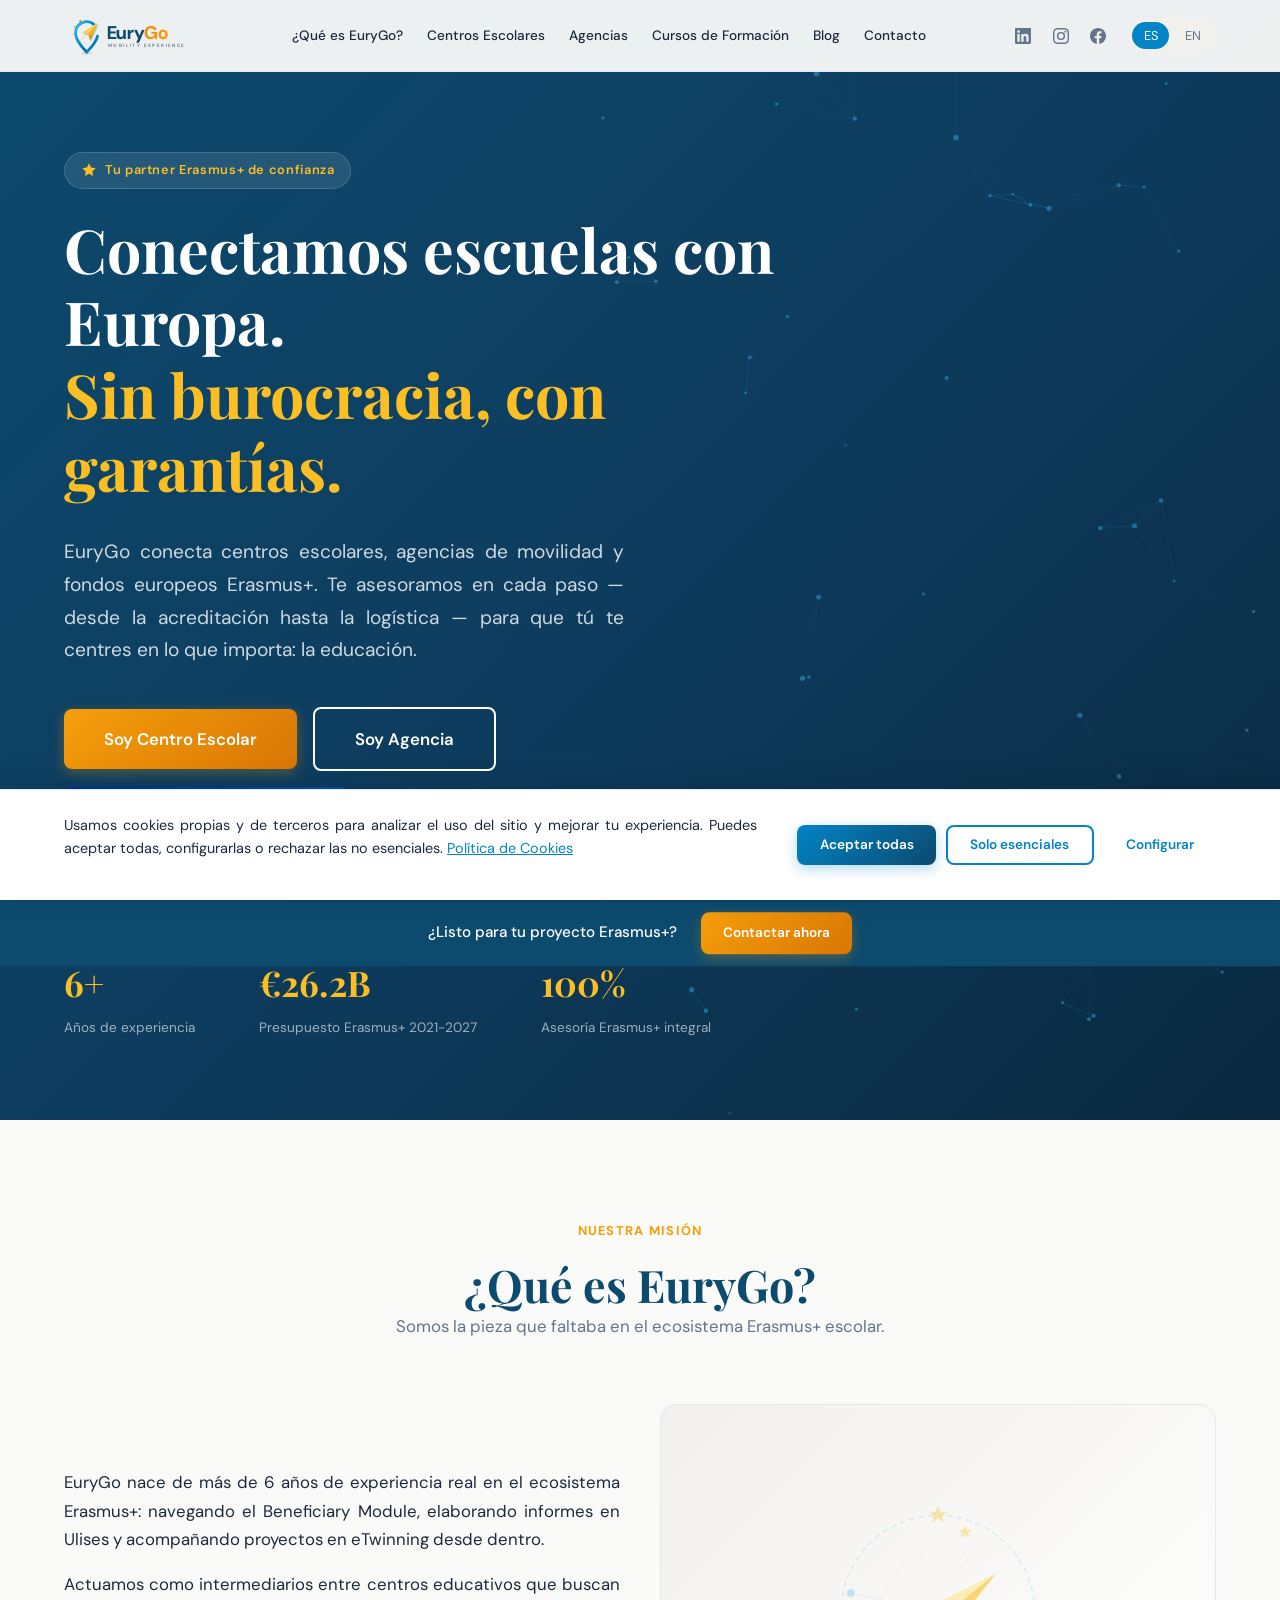
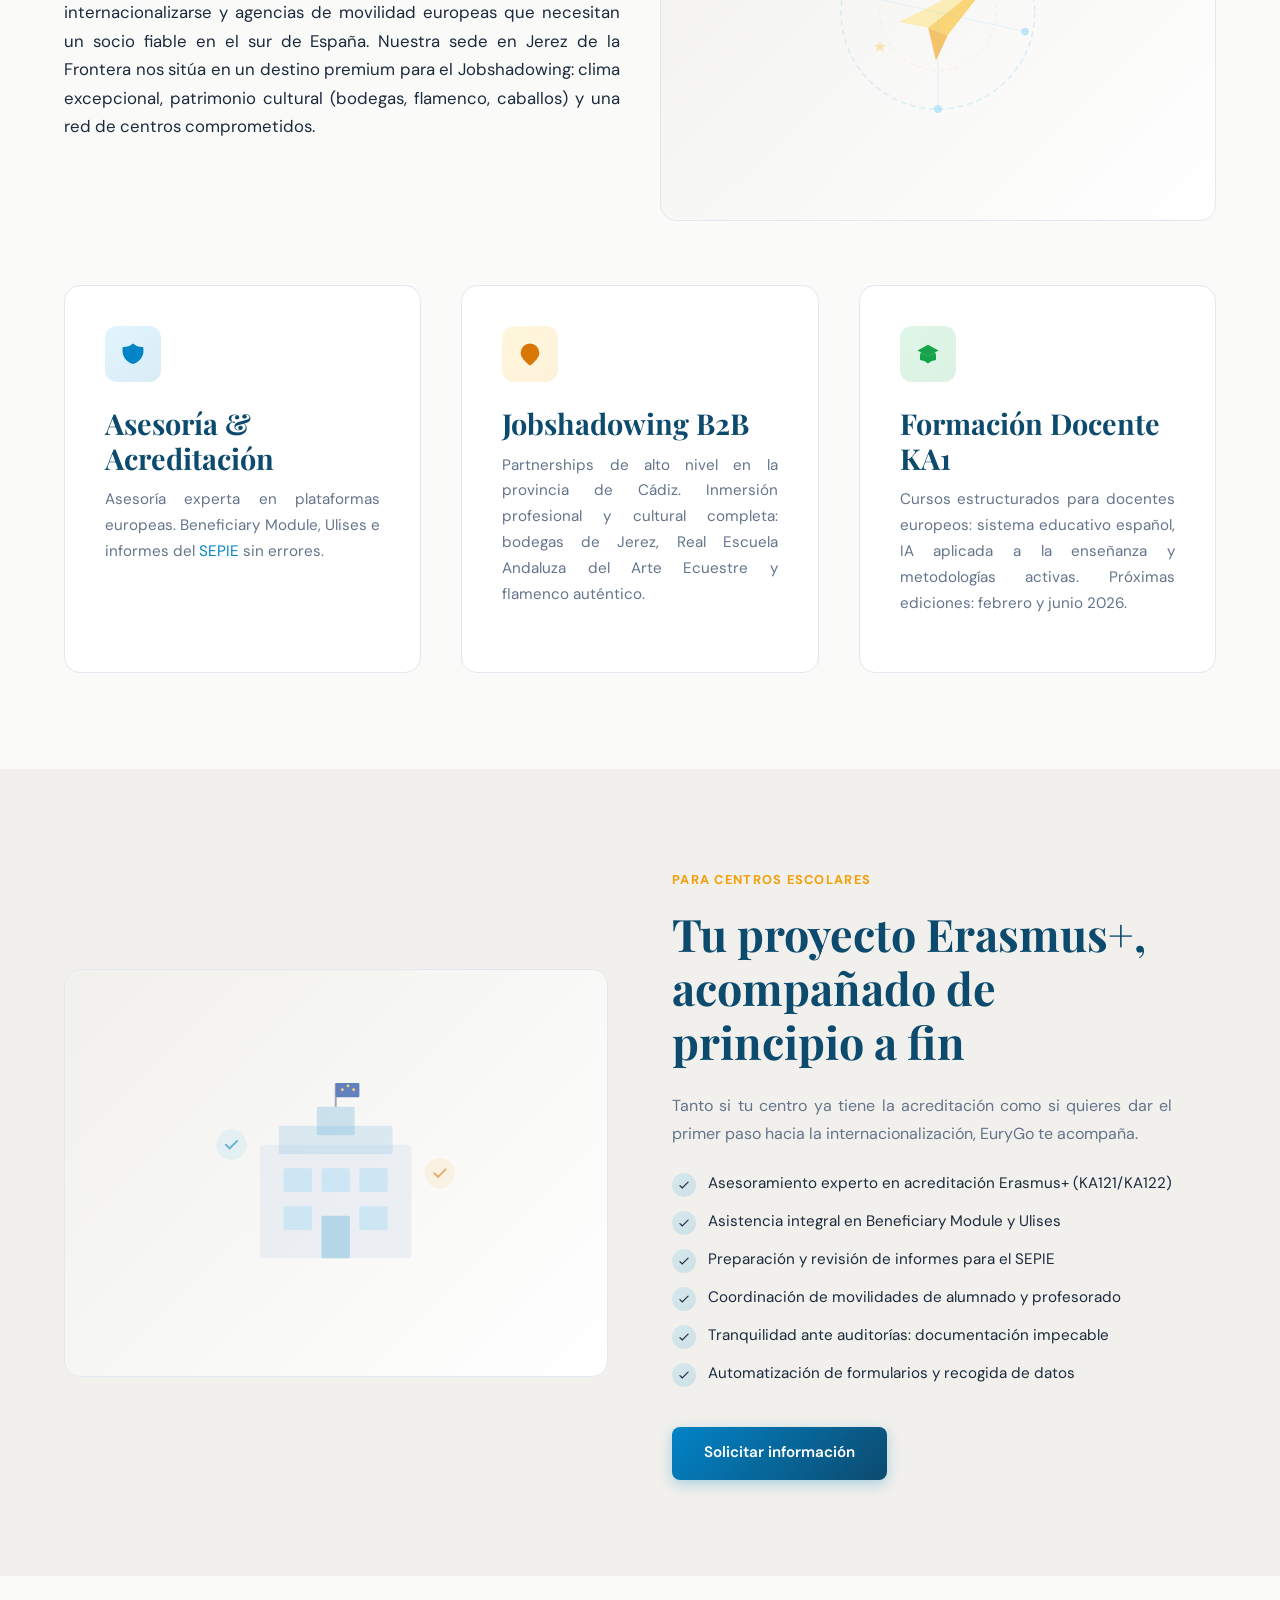
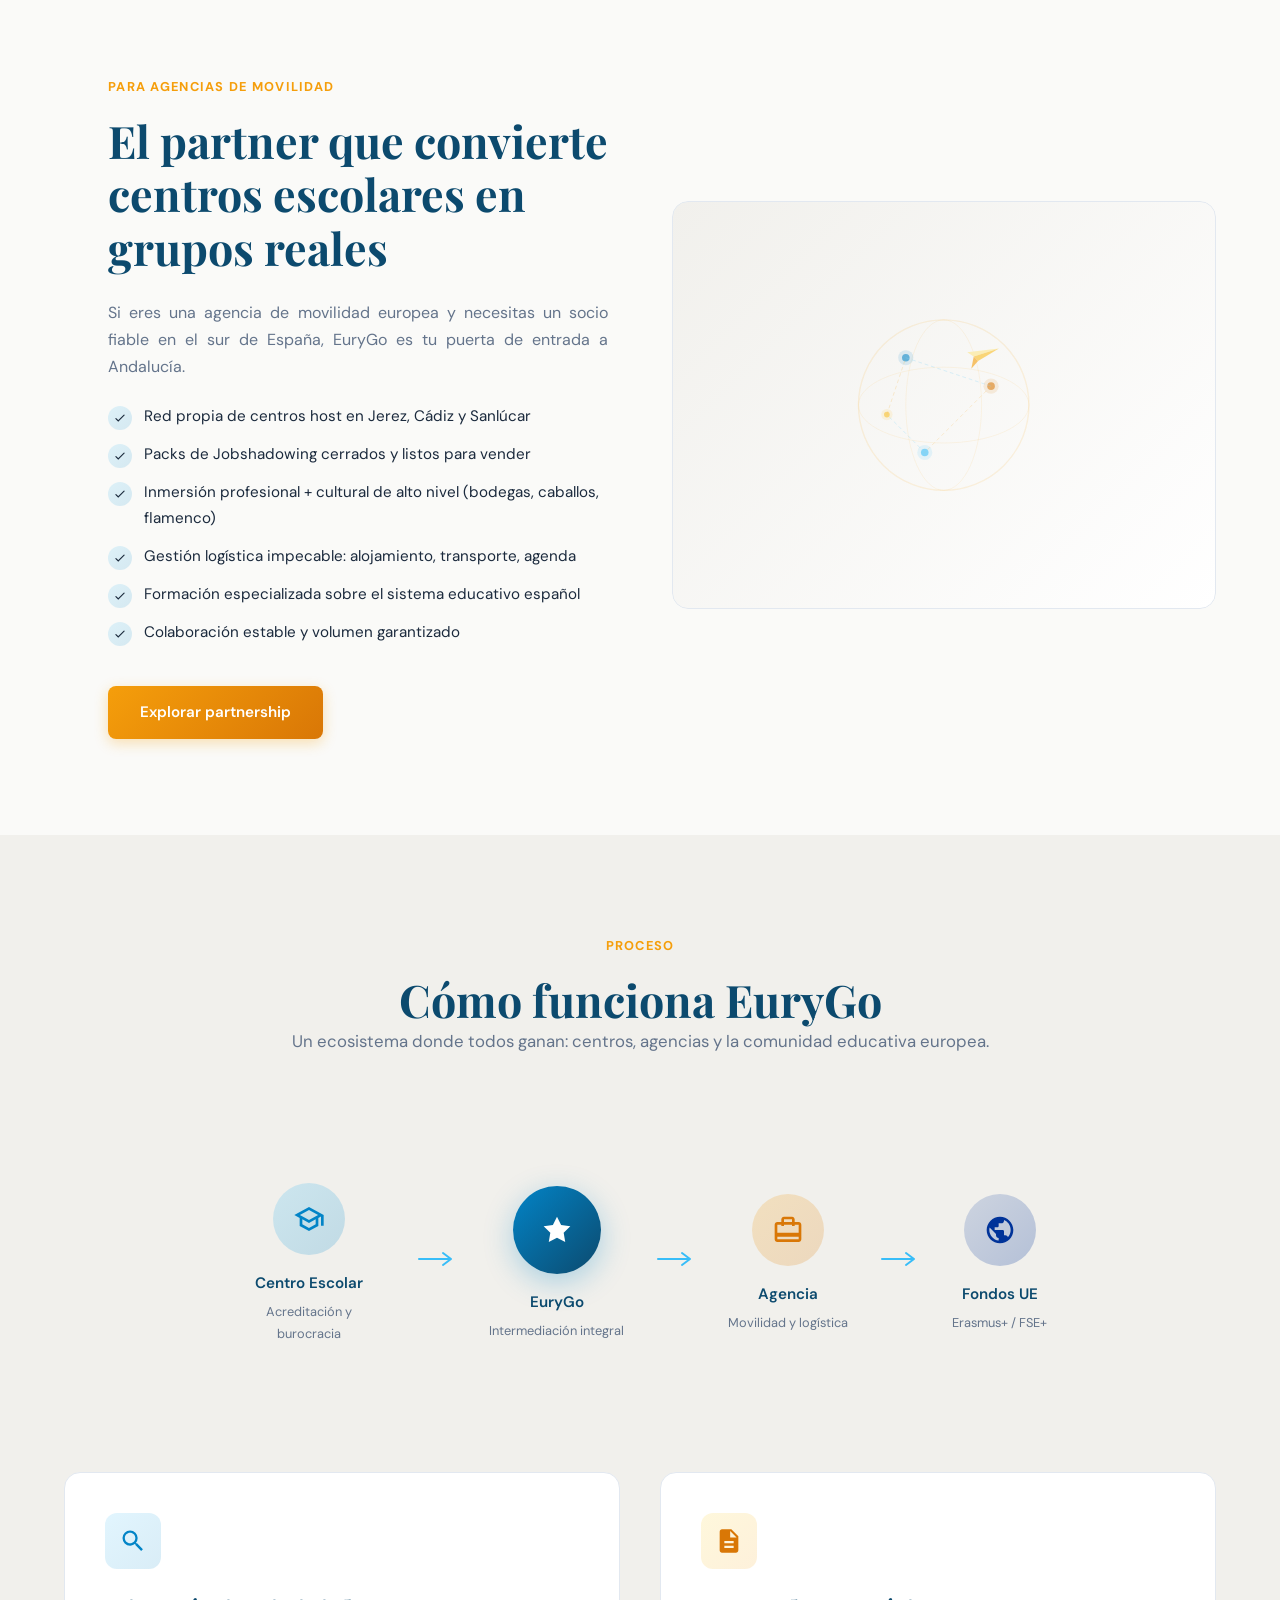
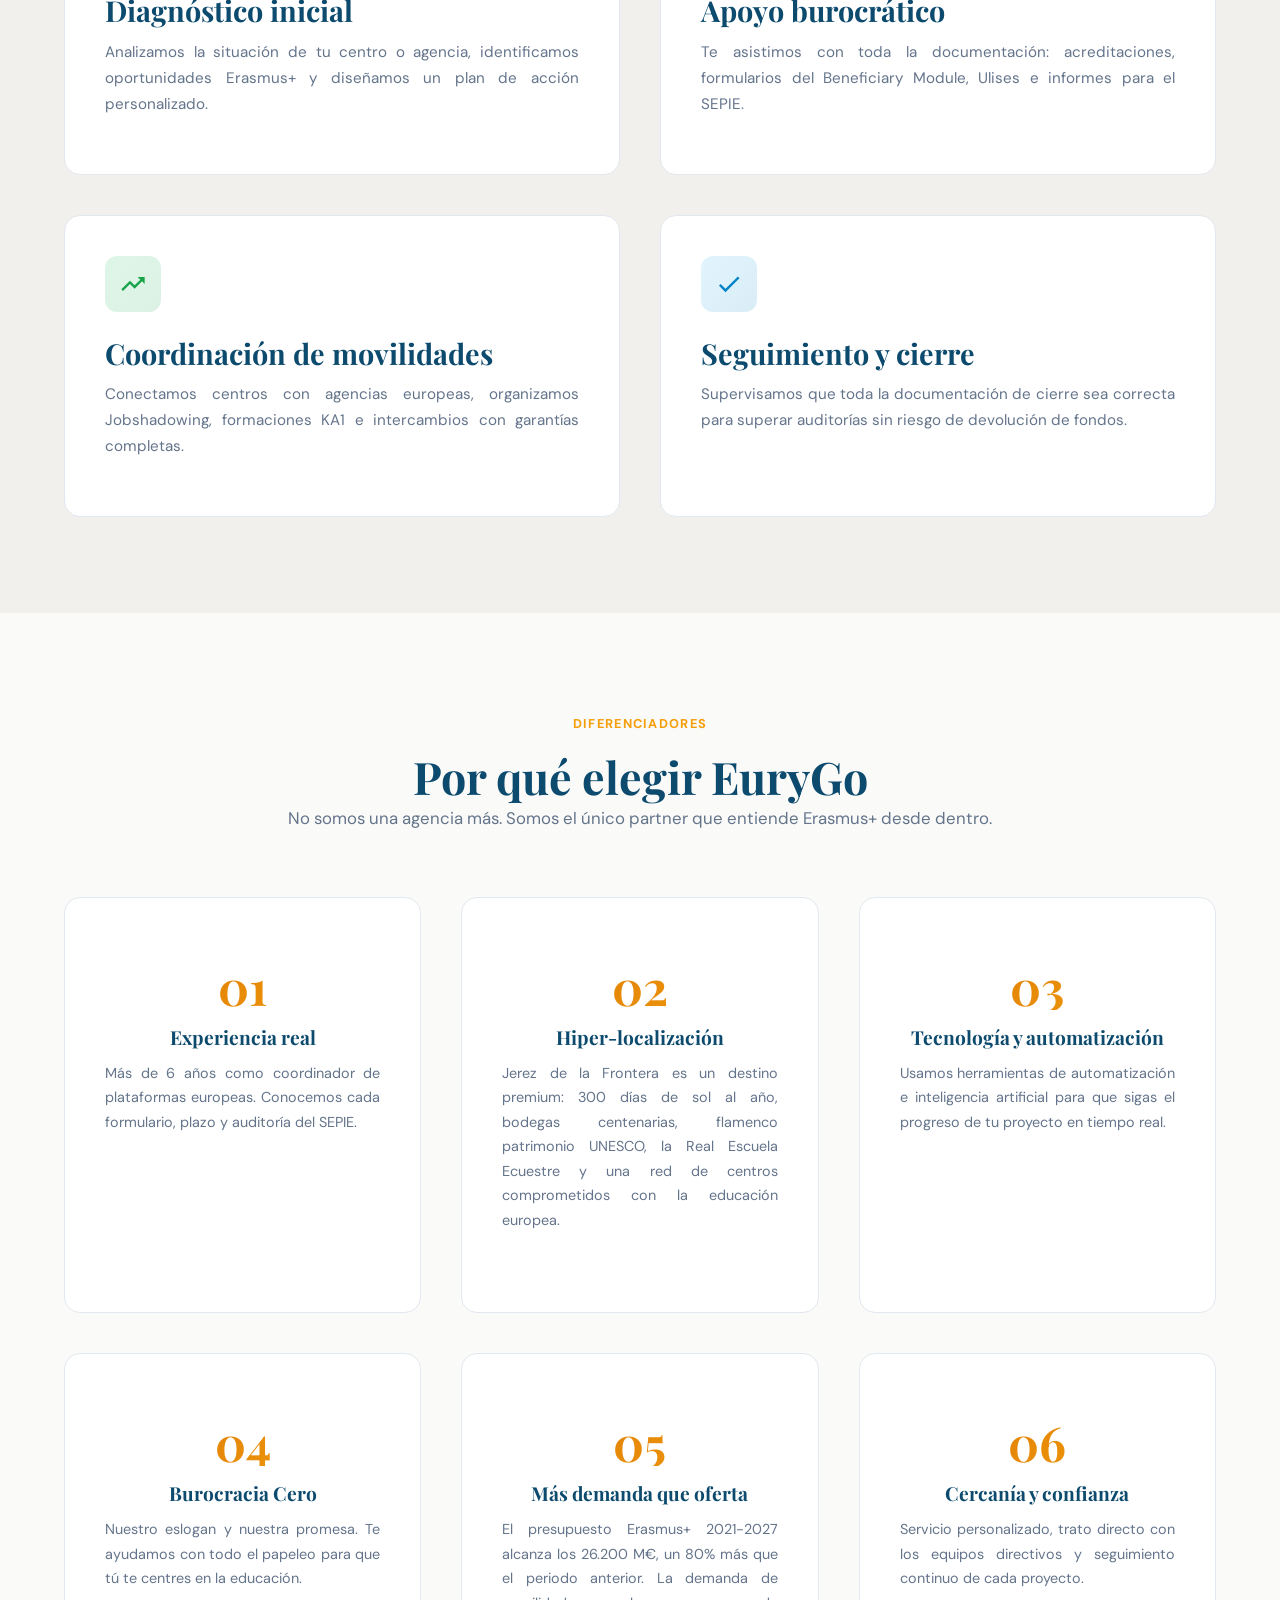
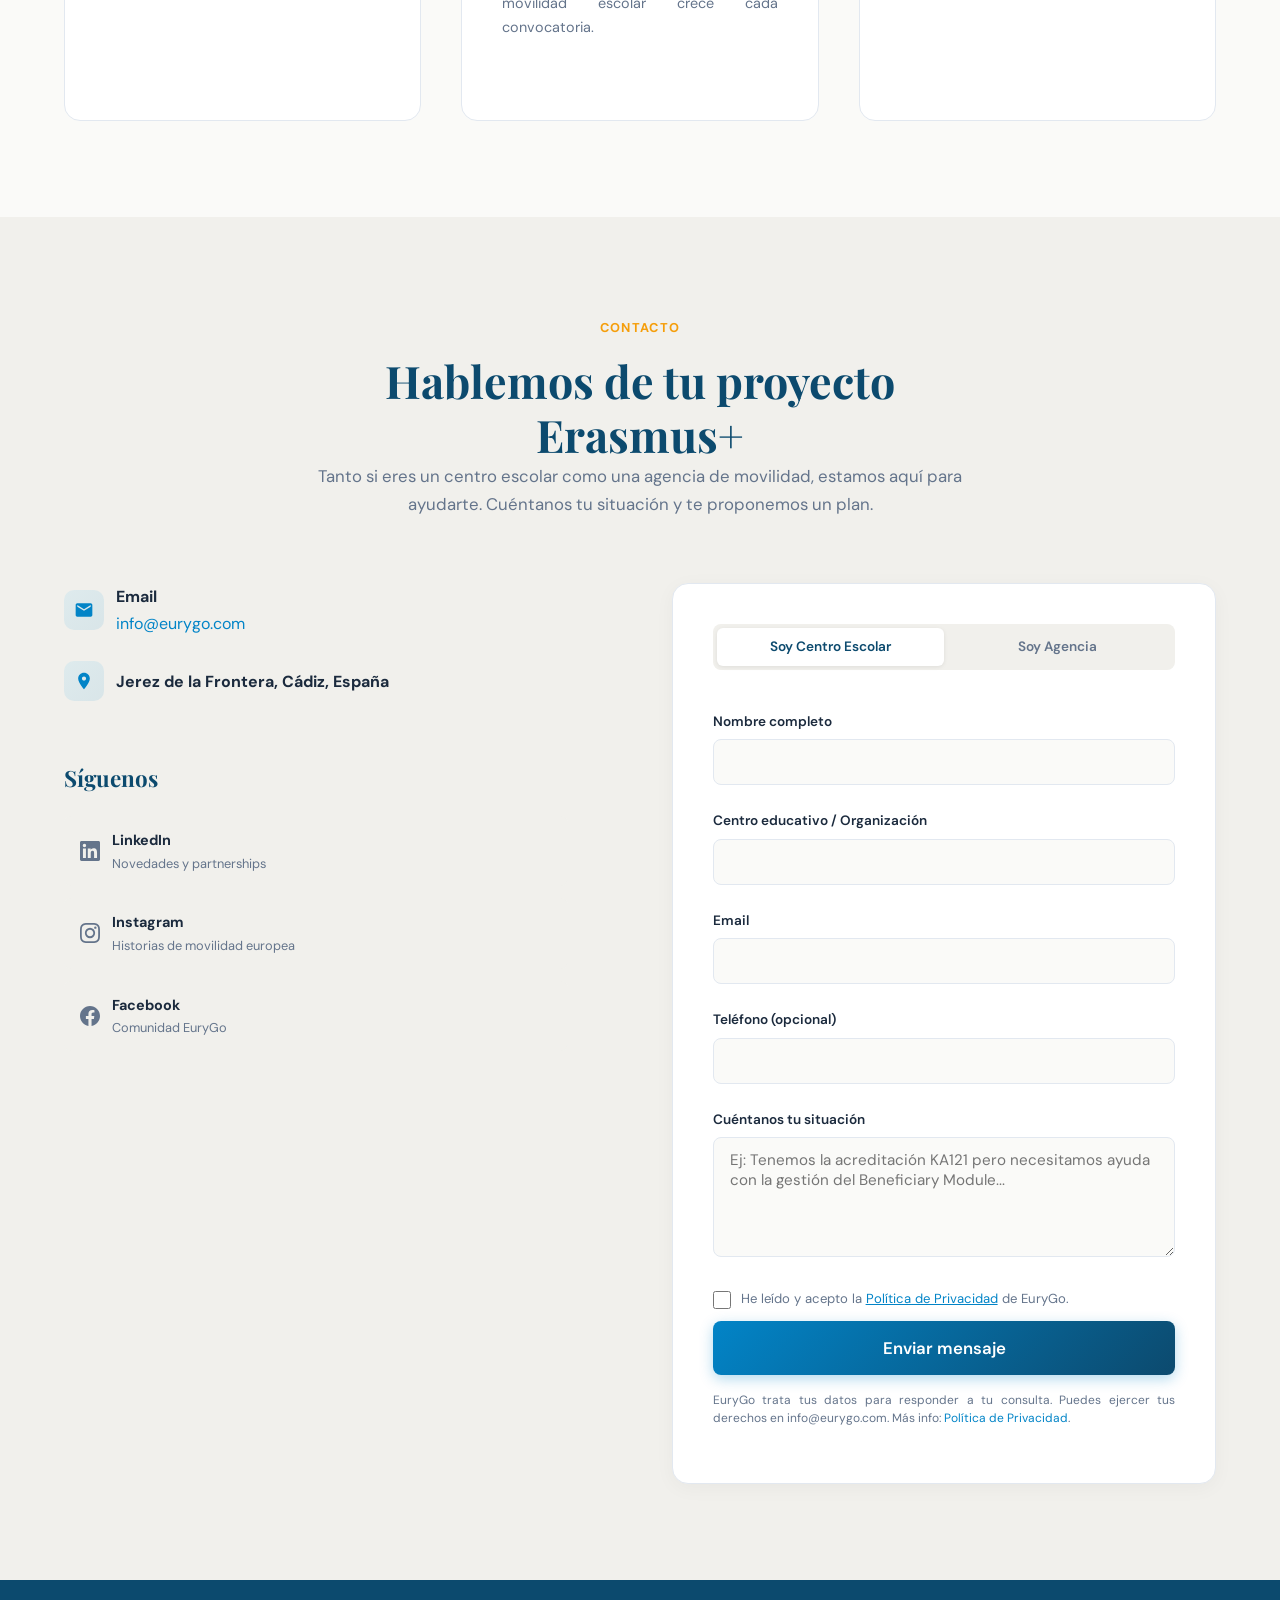
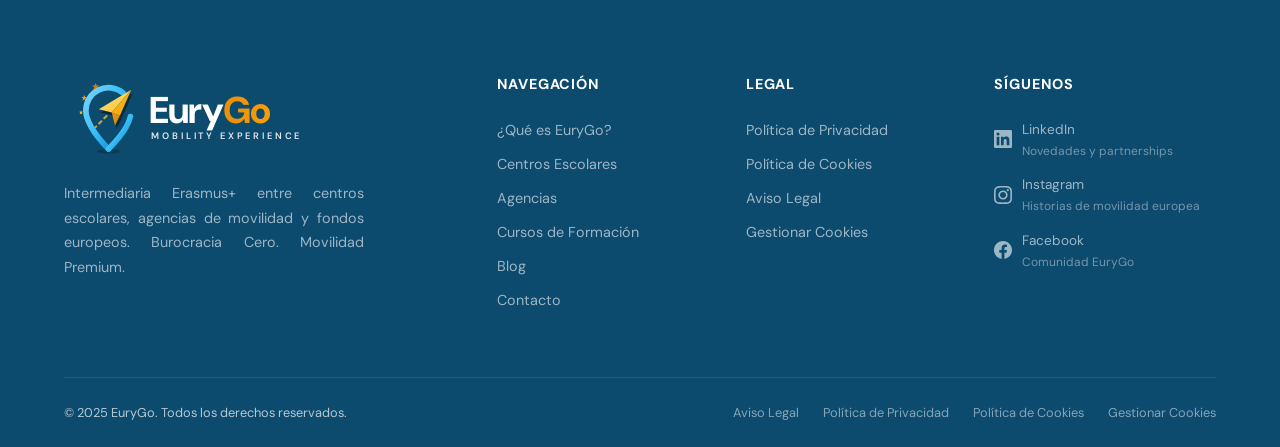
<file: index.html>
<!DOCTYPE html>
<html lang="es">
<head>
  <meta charset="UTF-8">
  <meta name="viewport" content="width=device-width, initial-scale=1.0">
  <title>EuryGo | Intermediaria Erasmus+ para Centros Escolares y Agencias</title>
  <meta name="description" content="EuryGo conecta centros escolares, agencias de movilidad y fondos europeos Erasmus+. Gestión de acreditaciones, Jobshadowing B2B y formación docente KA1 en Cádiz.">

  <!-- Open Graph -->
  <meta property="og:title" content="EuryGo | Intermediaria Erasmus+ para Centros Escolares y Agencias">
  <meta property="og:description" content="Conectamos escuelas con Europa. Sin burocracia, con garantías. Asesoría Erasmus+ integral.">
  <meta property="og:type" content="website">
  <meta property="og:url" content="https://www.eurygo.com/">
  <meta property="og:image" content="https://www.eurygo.com/assets/images/og-image.jpg">
  <meta property="og:locale" content="es_ES">
  <meta property="og:locale:alternate" content="en_GB">

  <!-- Twitter -->
  <meta name="twitter:card" content="summary_large_image">
  <meta name="twitter:title" content="EuryGo | Intermediaria Erasmus+">
  <meta name="twitter:description" content="Conectamos escuelas con Europa. Sin burocracia, con garantías.">

  <!-- Hreflang -->
  <link rel="alternate" hreflang="es" href="https://www.eurygo.com/">
  <link rel="alternate" hreflang="en" href="https://www.eurygo.com/en/">
  <link rel="alternate" hreflang="x-default" href="https://www.eurygo.com/">

  <!-- Canonical -->
  <link rel="canonical" href="https://www.eurygo.com/">

  <!-- Fonts -->
  <link rel="preconnect" href="https://fonts.googleapis.com">
  <link rel="preconnect" href="https://fonts.gstatic.com" crossorigin>
  <link href="https://fonts.googleapis.com/css2?family=DM+Sans:wght@400;500;600;700&family=Playfair+Display:wght@600;700;800&display=swap" rel="stylesheet">

  <!-- Styles -->
  <link rel="stylesheet" href="/assets/css/main.css">

  <!-- Weglot (uncomment when API key is ready)
  <script type="text/javascript" src="https://cdn.weglot.com/weglot.min.js"></script>
  <script>Weglot.initialize({ api_key: 'YOUR_WEGLOT_API_KEY' });</script>
  -->

  <!-- Google Consent Mode v2 (BEFORE any Google script) -->
  <script>
    window.dataLayer = window.dataLayer || [];
    function gtag(){dataLayer.push(arguments);}
    gtag('consent', 'default', {
      'analytics_storage': 'denied',
      'ad_storage': 'denied',
      'ad_user_data': 'denied',
      'ad_personalization': 'denied',
      'wait_for_update': 500
    });
  </script>

  <!-- GA4 desactivado hasta configurar ID real en config.php
  <script async src="https://www.googletagmanager.com/gtag/js?id=G-XXXXXXXX"></script>
  <script>
    window.dataLayer = window.dataLayer || [];
    function gtag(){dataLayer.push(arguments);}
    gtag('js', new Date());
    gtag('config', 'G-XXXXXXXX', { 'anonymize_ip': true });
  </script>
  -->

  <!-- Schema.org Organization -->
  <script type="application/ld+json">
  {
    "@context": "https://schema.org",
    "@type": "Organization",
    "name": "EuryGo",
    "alternateName": "EuryGo Mobility Experience",
    "url": "https://www.eurygo.com",
    "logo": "https://www.eurygo.com/assets/images/logo.svg",
    "description": "Intermediaria Erasmus+ entre centros escolares, agencias de movilidad y fondos europeos.",
    "address": {
      "@type": "PostalAddress",
      "addressLocality": "Jerez de la Frontera",
      "addressRegion": "Cádiz",
      "addressCountry": "ES"
    },
    "sameAs": [
      "https://www.linkedin.com/in/eurygo",
      "https://www.instagram.com/eury.go/",
      "https://www.facebook.com/profile.php?id=61567452016442"
    ]
  }
  </script>
</head>
<body>

  <!-- Skip to content (a11y) -->
  <a href="#main" class="skip-link">Ir al contenido principal</a>

  <!-- ========== NAVIGATION ========== -->
  <nav class="nav" role="navigation" aria-label="Navegación principal">
    <div class="nav__inner">
      <!-- Logo -->
      <a href="/" class="nav__logo" aria-label="EuryGo - Inicio">
        <svg xmlns="http://www.w3.org/2000/svg" viewBox="0 0 360 100" width="160" height="44">
          <defs>
            <linearGradient id="navPinGrad" x1="0%" y1="0%" x2="100%" y2="100%">
              <stop offset="0%" stop-color="#38BDF8"/><stop offset="50%" stop-color="#0284C7"/><stop offset="100%" stop-color="#0C4A6E"/>
            </linearGradient>
            <linearGradient id="navPlaneLight" x1="0%" y1="0%" x2="100%" y2="100%">
              <stop offset="0%" stop-color="#FDE68A"/><stop offset="100%" stop-color="#FBBF24"/>
            </linearGradient>
            <linearGradient id="navPlaneMed" x1="0%" y1="0%" x2="100%" y2="100%">
              <stop offset="0%" stop-color="#FBBF24"/><stop offset="100%" stop-color="#F59E0B"/>
            </linearGradient>
            <linearGradient id="navPlaneDark" x1="0%" y1="0%" x2="100%" y2="100%">
              <stop offset="0%" stop-color="#F59E0B"/><stop offset="100%" stop-color="#D97706"/>
            </linearGradient>
            <linearGradient id="navGoldText" x1="0%" y1="0%" x2="100%" y2="0%">
              <stop offset="0%" stop-color="#D97706"/><stop offset="100%" stop-color="#F59E0B"/>
            </linearGradient>
          </defs>
          <g transform="translate(15, 5)">
            <ellipse cx="40" cy="88" rx="14" ry="3" fill="#000000" opacity="0.1"/>
            <polygon points="0,-5 1.5,-1.5 5,-1.5 2,1 3,5 0,2.5 -3,5 -2,1 -5,-1.5 -1.5,-1.5" transform="translate(6, 40) scale(0.5)" fill="#FBBF24"/>
            <polygon points="0,-5 1.5,-1.5 5,-1.5 2,1 3,5 0,2.5 -3,5 -2,1 -5,-1.5 -1.5,-1.5" transform="translate(10, 22) scale(0.7)" fill="#F59E0B"/>
            <polygon points="0,-5 1.5,-1.5 5,-1.5 2,1 3,5 0,2.5 -3,5 -2,1 -5,-1.5 -1.5,-1.5" transform="translate(24, 8) scale(0.9)" fill="#D97706"/>
            <path d="M 22,60 Q 30,52 38,44" fill="none" stroke="#FBBF24" stroke-width="2.5" stroke-linecap="round" stroke-dasharray="4,5" opacity="0.8"/>
            <path d="M 40,85 C 20,65 12,48 12,38 A 28,28 0 0,1 58,16" fill="none" stroke="url(#navPinGrad)" stroke-width="7" stroke-linecap="round"/>
            <path d="M 40,85 C 55,70 65,55 67,45" fill="none" stroke="url(#navPinGrad)" stroke-width="7" stroke-linecap="round"/>
            <g transform="translate(2, 4)" fill="#0C4A6E" opacity="0.25">
              <polygon points="68,12 28,36 44,40"/><polygon points="68,12 44,40 54,44"/><polygon points="44,40 48,56 54,44"/>
            </g>
            <g>
              <polygon points="68,12 28,36 44,40" fill="url(#navPlaneLight)"/>
              <polygon points="68,12 44,40 54,44" fill="url(#navPlaneMed)"/>
              <polygon points="44,40 48,56 54,44" fill="url(#navPlaneDark)"/>
            </g>
          </g>
          <text x="105" y="58" font-family="'DM Sans', sans-serif" font-weight="800" font-size="46" fill="#0C4A6E" letter-spacing="-1">Eury<tspan fill="url(#navGoldText)">Go</tspan></text>
          <text x="108" y="78" font-family="'DM Sans', sans-serif" font-weight="600" font-size="11.5" fill="#64748B" letter-spacing="3.5">MOBILITY EXPERIENCE</text>
        </svg>
      </a>

      <!-- Links -->
      <div class="nav__links">
        <a href="#about" class="nav__link" data-i18n="nav_about">¿Qué es EuryGo?</a>
        <a href="#schools" class="nav__link" data-i18n="nav_schools">Centros Escolares</a>
        <a href="#agencies" class="nav__link" data-i18n="nav_agencies">Agencias</a>
        <a href="/cursos/" class="nav__link" data-i18n="nav_courses">Cursos de Formación</a>
        <a href="/blog/" class="nav__link" data-i18n="nav_blog">Blog</a>
        <a href="#contact" class="nav__link" data-i18n="nav_contact">Contacto</a>
      </div>

      <!-- Right side -->
      <div class="nav__right">
        <!-- Social icons -->
        <div class="nav__social">
          <!-- TODO: Actualizar a linkedin.com/company/eurygo cuando se cree la página de empresa -->
          <a href="https://www.linkedin.com/in/eurygo" target="_blank" rel="noopener noreferrer" class="social--linkedin" data-track="social" data-social="linkedin" aria-label="LinkedIn">
            <svg viewBox="0 0 24 24"><path d="M20.447 20.452h-3.554v-5.569c0-1.328-.027-3.037-1.852-3.037-1.853 0-2.136 1.445-2.136 2.939v5.667H9.351V9h3.414v1.561h.046c.477-.9 1.637-1.85 3.37-1.85 3.601 0 4.267 2.37 4.267 5.455v6.286zM5.337 7.433a2.062 2.062 0 01-2.063-2.065 2.064 2.064 0 112.063 2.065zm1.782 13.019H3.555V9h3.564v11.452zM22.225 0H1.771C.792 0 0 .774 0 1.729v20.542C0 23.227.792 24 1.771 24h20.451C23.2 24 24 23.227 24 22.271V1.729C24 .774 23.2 0 22.222 0h.003z"/></svg>
          </a>
          <a href="https://www.instagram.com/eury.go/" target="_blank" rel="noopener noreferrer" class="social--instagram" data-track="social" data-social="instagram" aria-label="Instagram">
            <svg viewBox="0 0 24 24"><path d="M12 0C8.74 0 8.333.015 7.053.072 5.775.132 4.905.333 4.14.63c-.789.306-1.459.717-2.126 1.384S.935 3.35.63 4.14C.333 4.905.131 5.775.072 7.053.012 8.333 0 8.74 0 12s.015 3.667.072 4.947c.06 1.277.261 2.148.558 2.913.306.788.717 1.459 1.384 2.126.667.666 1.336 1.079 2.126 1.384.766.296 1.636.499 2.913.558C8.333 23.988 8.74 24 12 24s3.667-.015 4.947-.072c1.277-.06 2.148-.262 2.913-.558.788-.306 1.459-.718 2.126-1.384.666-.667 1.079-1.335 1.384-2.126.296-.765.499-1.636.558-2.913.06-1.28.072-1.687.072-4.947s-.015-3.667-.072-4.947c-.06-1.277-.262-2.149-.558-2.913-.306-.789-.718-1.459-1.384-2.126C21.319 1.347 20.651.935 19.86.63c-.765-.297-1.636-.499-2.913-.558C15.667.012 15.26 0 12 0zm0 2.16c3.203 0 3.585.016 4.85.071 1.17.055 1.805.249 2.227.415.562.217.96.477 1.382.896.419.42.679.819.896 1.381.164.422.36 1.057.413 2.227.057 1.266.07 1.646.07 4.85s-.015 3.585-.074 4.85c-.061 1.17-.256 1.805-.421 2.227-.224.562-.479.96-.899 1.382-.419.419-.824.679-1.38.896-.42.164-1.065.36-2.235.413-1.274.057-1.649.07-4.859.07-3.211 0-3.586-.015-4.859-.074-1.171-.061-1.816-.256-2.236-.421-.569-.224-.96-.479-1.379-.899-.421-.419-.69-.824-.9-1.38-.165-.42-.359-1.065-.42-2.235-.045-1.26-.061-1.649-.061-4.844 0-3.196.016-3.586.061-4.861.061-1.17.255-1.814.42-2.234.21-.57.479-.96.9-1.381.419-.419.81-.689 1.379-.898.42-.166 1.051-.361 2.221-.421 1.275-.045 1.65-.06 4.859-.06l.045.03zm0 3.678a6.162 6.162 0 100 12.324 6.162 6.162 0 100-12.324zM12 16c-2.21 0-4-1.79-4-4s1.79-4 4-4 4 1.79 4 4-1.79 4-4 4zm7.846-10.405a1.441 1.441 0 11-2.882 0 1.441 1.441 0 012.882 0z"/></svg>
          </a>
          <a href="https://www.facebook.com/profile.php?id=61567452016442" target="_blank" rel="noopener noreferrer" class="social--facebook" data-track="social" data-social="facebook" aria-label="Facebook">
            <svg viewBox="0 0 24 24"><path d="M24 12.073c0-6.627-5.373-12-12-12s-12 5.373-12 12c0 5.99 4.388 10.954 10.125 11.854v-8.385H7.078v-3.47h3.047V9.43c0-3.007 1.792-4.669 4.533-4.669 1.312 0 2.686.235 2.686.235v2.953H15.83c-1.491 0-1.956.925-1.956 1.874v2.25h3.328l-.532 3.47h-2.796v8.385C19.612 23.027 24 18.062 24 12.073z"/></svg>
          </a>
        </div>

        <!-- Language switch -->
        <div class="lang-switch">
          <button class="lang-switch__btn lang-switch__btn--active" data-lang="es">ES</button>
          <button class="lang-switch__btn" data-lang="en">EN</button>
        </div>

        <!-- Mobile toggle -->
        <button class="nav__toggle" aria-label="Menú" aria-expanded="false">
          <span></span><span></span><span></span>
        </button>
      </div>
    </div>
  </nav>

  <!-- ========== MAIN CONTENT ========== -->
  <main id="main">

    <!-- ===== HERO ===== -->
    <section class="hero" id="hero">
      <canvas id="hero-canvas" class="hero__canvas" aria-hidden="true"></canvas>
      <div class="container">
        <div class="hero__content">
          <div class="hero__badge">
            <svg viewBox="0 0 24 24"><path d="M12 2L15.09 8.26L22 9.27L17 14.14L18.18 21.02L12 17.77L5.82 21.02L7 14.14L2 9.27L8.91 8.26L12 2Z"/></svg>
            <span data-i18n="hero_badge">Tu partner Erasmus+ de confianza</span>
          </div>
          <h1>
            <span data-i18n="hero_title_1">Conectamos escuelas con Europa.</span><br>
            <span class="text-gold" data-i18n="hero_title_2">Sin burocracia, con garantías.</span>
          </h1>
          <p class="hero__subtitle" data-i18n="hero_subtitle">EuryGo conecta centros escolares, agencias de movilidad y fondos europeos Erasmus+. Te asesoramos en cada paso — desde la acreditación hasta la logística — para que tú te centres en lo que importa: la educación.</p>
          <div class="hero__ctas">
            <a href="#schools" class="btn btn--gold btn--lg" data-track="cta-centros" data-i18n="hero_cta_schools">Soy Centro Escolar</a>
            <a href="#agencies" class="btn btn--outline-white btn--lg" data-track="cta-agencias" data-i18n="hero_cta_agencies">Soy Agencia</a>
            <a href="/cursos/" class="btn btn--eu btn--lg" data-track="cta-cursos" data-i18n="hero_cta_courses"><svg viewBox="0 0 24 24" width="18" height="18" fill="currentColor" style="vertical-align:-3px;margin-right:6px;"><path d="M12 3L1 9l4 2.18v6L12 21l7-3.82v-6l2-1.09V17h2V9L12 3zm6.82 6L12 12.72 5.18 9 12 5.28 18.82 9zM17 15.99l-5 2.73-5-2.73v-3.72L12 15l5-2.73v3.72z"/></svg>Cursos de Formación</a>
          </div>
          <div class="hero__stats">
            <div>
              <span class="hero__stat-number" data-i18n="hero_stat_1_number">6+</span>
              <span class="hero__stat-label" data-i18n="hero_stat_1_label">Años de experiencia</span>
            </div>
            <div>
              <span class="hero__stat-number" data-i18n="hero_stat_2_number">€26.2B</span>
              <span class="hero__stat-label" data-i18n="hero_stat_2_label">Presupuesto Erasmus+ 2021-2027</span>
            </div>
            <div>
              <span class="hero__stat-number" data-i18n="hero_stat_3_number">100%</span>
              <span class="hero__stat-label" data-i18n="hero_stat_3_label">Asesoría Erasmus+ integral</span>
            </div>
          </div>
        </div>
      </div>
    </section>

    <!-- ===== ABOUT / ¿QUÉ ES EURYGO? ===== -->
    <section class="section" id="about">
      <div class="container">
        <div class="section__header reveal">
          <span class="section__tag" data-i18n="about_tag">Nuestra misión</span>
          <h2 data-i18n="about_title">¿Qué es EuryGo?</h2>
          <p data-i18n="about_subtitle">Somos la pieza que faltaba en el ecosistema Erasmus+ escolar.</p>
        </div>
        <div class="grid grid--2 reveal" style="margin-bottom: var(--space-xl); align-items: center;">
          <div>
            <p data-i18n="about_p1" style="font-size: 1.05rem;">EuryGo nace de más de 6 años de experiencia real en el ecosistema Erasmus+: navegando el Beneficiary Module, elaborando informes en Ulises y acompañando proyectos en eTwinning desde dentro.</p>
            <p data-i18n="about_p2" style="font-size: 1.05rem;">Actuamos como intermediarios entre centros educativos que buscan internacionalizarse y agencias de movilidad europeas que necesitan un socio fiable en el sur de España. Nuestra sede en Jerez de la Frontera nos sitúa en un destino premium para el Jobshadowing: clima excepcional, patrimonio cultural (bodegas, flamenco, caballos) y una red de centros comprometidos.</p>
          </div>
          <div class="segment__illustration">
            <!-- Stylized illustration: paper plane + EU stars -->
            <svg viewBox="0 0 400 300" fill="none" xmlns="http://www.w3.org/2000/svg">
              <rect width="400" height="300" fill="none"/>
              <!-- Dotted circle -->
              <circle cx="200" cy="150" r="100" stroke="#38BDF8" stroke-width="1.5" stroke-dasharray="6 4" opacity="0.3"/>
              <circle cx="200" cy="150" r="60" stroke="#F59E0B" stroke-width="1" stroke-dasharray="4 4" opacity="0.2"/>
              <!-- Stars -->
              <g fill="#FBBF24" opacity="0.6">
                <polygon points="200,60 203,68 212,68 205,73 208,82 200,76 192,82 195,73 188,68 197,68" transform="scale(0.8) translate(50,-10)"/>
                <polygon points="200,60 203,68 212,68 205,73 208,82 200,76 192,82 195,73 188,68 197,68" transform="scale(0.6) translate(180,40)"/>
                <polygon points="200,60 203,68 212,68 205,73 208,82 200,76 192,82 195,73 188,68 197,68" transform="scale(0.5) translate(80,300)"/>
              </g>
              <!-- Paper plane -->
              <g transform="translate(140, 100)">
                <polygon points="120,10 20,60 50,66" fill="#FDE68A"/>
                <polygon points="120,10 50,66 70,74" fill="#FBBF24"/>
                <polygon points="50,66 58,100 70,74" fill="#F59E0B"/>
              </g>
              <!-- Connection dots -->
              <circle cx="110" cy="130" r="4" fill="#38BDF8" opacity="0.5"/>
              <circle cx="290" cy="170" r="4" fill="#38BDF8" opacity="0.5"/>
              <circle cx="200" cy="250" r="4" fill="#38BDF8" opacity="0.5"/>
              <line x1="110" y1="130" x2="200" y2="150" stroke="#38BDF8" stroke-width="1" opacity="0.2"/>
              <line x1="290" y1="170" x2="200" y2="150" stroke="#38BDF8" stroke-width="1" opacity="0.2"/>
              <line x1="200" y1="250" x2="200" y2="150" stroke="#38BDF8" stroke-width="1" opacity="0.2"/>
            </svg>
          </div>
        </div>
        <div class="grid grid--3">
          <div class="card reveal reveal--delay-1">
            <div class="card__icon card__icon--blue">
              <svg viewBox="0 0 24 24"><path d="M9 12l2 2 4-4m5.618-4.016A11.955 11.955 0 0112 2.944a11.955 11.955 0 01-8.618 3.04A12.02 12.02 0 003 9c0 5.591 3.824 10.29 9 11.622 5.176-1.332 9-6.03 9-11.622 0-1.042-.133-2.052-.382-3.016z"/></svg>
            </div>
            <h3 data-i18n="about_card1_title">Asesoría & Acreditación</h3>
            <p data-i18n="about_card1_text">Asesoría experta en plataformas europeas. Beneficiary Module, Ulises e informes del <a href="https://www.sepie.es" target="_blank" rel="noopener noreferrer">SEPIE</a> sin errores.</p>
          </div>
          <div class="card reveal reveal--delay-2">
            <div class="card__icon card__icon--gold">
              <svg viewBox="0 0 24 24"><path d="M17.657 16.657L13.414 20.9a1.998 1.998 0 01-2.827 0l-4.244-4.243a8 8 0 1111.314 0z"/><path d="M15 11a3 3 0 11-6 0 3 3 0 016 0z"/></svg>
            </div>
            <h3 data-i18n="about_card2_title">Jobshadowing B2B</h3>
            <p data-i18n="about_card2_text">Partnerships de alto nivel en la provincia de Cádiz. Inmersión profesional y cultural completa: bodegas de Jerez, Real Escuela Andaluza del Arte Ecuestre y flamenco auténtico.</p>
          </div>
          <div class="card reveal reveal--delay-3">
            <div class="card__icon card__icon--green">
              <svg viewBox="0 0 24 24"><path d="M12 14l9-5-9-5-9 5 9 5z"/><path d="M12 14l6.16-3.422a12.083 12.083 0 01.665 6.479A11.952 11.952 0 0012 20.055a11.952 11.952 0 00-6.824-2.998 12.078 12.078 0 01.665-6.479L12 14z"/></svg>
            </div>
            <h3 data-i18n="about_card3_title">Formación Docente KA1</h3>
            <p data-i18n="about_card3_text">Cursos estructurados para docentes europeos: sistema educativo español, IA aplicada a la enseñanza y metodologías activas. Próximas ediciones: febrero y junio 2026.</p>
          </div>
        </div>
      </div>
    </section>

    <!-- ===== PARA CENTROS ESCOLARES ===== -->
    <section class="section section--alt" id="schools">
      <div class="container">
        <div class="segment reveal">
          <div class="segment__visual">
            <div class="segment__illustration">
              <svg viewBox="0 0 400 300" fill="none">
                <!-- School building illustration -->
                <rect x="120" y="120" width="160" height="120" rx="4" fill="#E2E8F0"/>
                <rect x="140" y="100" width="120" height="30" rx="2" fill="#0284C7" opacity="0.2"/>
                <rect x="180" y="80" width="40" height="30" rx="2" fill="#0284C7" opacity="0.3"/>
                <!-- Windows -->
                <rect x="145" y="145" width="30" height="25" rx="2" fill="#38BDF8" opacity="0.3"/>
                <rect x="185" y="145" width="30" height="25" rx="2" fill="#38BDF8" opacity="0.3"/>
                <rect x="225" y="145" width="30" height="25" rx="2" fill="#38BDF8" opacity="0.3"/>
                <rect x="145" y="185" width="30" height="25" rx="2" fill="#38BDF8" opacity="0.3"/>
                <rect x="225" y="185" width="30" height="25" rx="2" fill="#38BDF8" opacity="0.3"/>
                <!-- Door -->
                <rect x="185" y="195" width="30" height="45" rx="2" fill="#0284C7" opacity="0.4"/>
                <!-- Flag -->
                <line x1="200" y1="80" x2="200" y2="55" stroke="#64748B" stroke-width="2"/>
                <rect x="200" y="55" width="25" height="15" rx="1" fill="#003399"/>
                <!-- Stars -->
                <circle cx="207" cy="62" r="1.5" fill="#FBBF24"/>
                <circle cx="213" cy="58" r="1.5" fill="#FBBF24"/>
                <circle cx="219" cy="62" r="1.5" fill="#FBBF24"/>
                <!-- Checkmarks floating -->
                <circle cx="90" cy="120" r="16" fill="#38BDF8" opacity="0.15"/>
                <path d="M84 120l4 4 8-8" stroke="#0284C7" stroke-width="2" fill="none" stroke-linecap="round"/>
                <circle cx="310" cy="150" r="16" fill="#F59E0B" opacity="0.15"/>
                <path d="M304 150l4 4 8-8" stroke="#D97706" stroke-width="2" fill="none" stroke-linecap="round"/>
              </svg>
            </div>
          </div>
          <div class="segment__content">
            <span class="section__tag" data-i18n="schools_tag">Para centros escolares</span>
            <h2 data-i18n="schools_title">Tu proyecto Erasmus+, acompañado de principio a fin</h2>
            <p data-i18n="schools_subtitle">Tanto si tu centro ya tiene la acreditación como si quieres dar el primer paso hacia la internacionalización, EuryGo te acompaña.</p>
            <div class="segment__features">
              <div class="segment__feature">
                <span class="segment__feature-icon"><svg viewBox="0 0 24 24"><path d="M5 13l4 4L19 7" stroke="currentColor" stroke-width="2" fill="none" stroke-linecap="round"/></svg></span>
                <span data-i18n="schools_feature1">Asesoramiento experto en acreditación Erasmus+ (KA121/KA122)</span>
              </div>
              <div class="segment__feature">
                <span class="segment__feature-icon"><svg viewBox="0 0 24 24"><path d="M5 13l4 4L19 7" stroke="currentColor" stroke-width="2" fill="none" stroke-linecap="round"/></svg></span>
                <span data-i18n="schools_feature2">Asistencia integral en Beneficiary Module y Ulises</span>
              </div>
              <div class="segment__feature">
                <span class="segment__feature-icon"><svg viewBox="0 0 24 24"><path d="M5 13l4 4L19 7" stroke="currentColor" stroke-width="2" fill="none" stroke-linecap="round"/></svg></span>
                <span data-i18n="schools_feature3">Preparación y revisión de informes para el SEPIE</span>
              </div>
              <div class="segment__feature">
                <span class="segment__feature-icon"><svg viewBox="0 0 24 24"><path d="M5 13l4 4L19 7" stroke="currentColor" stroke-width="2" fill="none" stroke-linecap="round"/></svg></span>
                <span data-i18n="schools_feature4">Coordinación de movilidades de alumnado y profesorado</span>
              </div>
              <div class="segment__feature">
                <span class="segment__feature-icon"><svg viewBox="0 0 24 24"><path d="M5 13l4 4L19 7" stroke="currentColor" stroke-width="2" fill="none" stroke-linecap="round"/></svg></span>
                <span data-i18n="schools_feature5">Tranquilidad ante auditorías: documentación impecable</span>
              </div>
              <div class="segment__feature">
                <span class="segment__feature-icon"><svg viewBox="0 0 24 24"><path d="M5 13l4 4L19 7" stroke="currentColor" stroke-width="2" fill="none" stroke-linecap="round"/></svg></span>
                <span data-i18n="schools_feature6">Automatización de formularios y recogida de datos</span>
              </div>
            </div>
            <a href="#contact" class="btn btn--primary" data-i18n="schools_cta">Solicitar información</a>
          </div>
        </div>
      </div>
    </section>

    <!-- ===== PARA AGENCIAS ===== -->
    <section class="section" id="agencies">
      <div class="container">
        <div class="segment segment--reverse reveal">
          <div class="segment__visual">
            <div class="segment__illustration">
              <svg viewBox="0 0 400 300" fill="none">
                <!-- Globe / network illustration -->
                <circle cx="200" cy="150" r="90" stroke="#F59E0B" stroke-width="1.5" opacity="0.2"/>
                <ellipse cx="200" cy="150" rx="90" ry="40" stroke="#F59E0B" stroke-width="1" opacity="0.15"/>
                <ellipse cx="200" cy="150" rx="40" ry="90" stroke="#F59E0B" stroke-width="1" opacity="0.15"/>
                <!-- Location pins -->
                <g transform="translate(160,100)">
                  <circle cx="0" cy="0" r="8" fill="#0284C7" opacity="0.2"/>
                  <circle cx="0" cy="0" r="4" fill="#0284C7"/>
                </g>
                <g transform="translate(250,130)">
                  <circle cx="0" cy="0" r="8" fill="#D97706" opacity="0.2"/>
                  <circle cx="0" cy="0" r="4" fill="#D97706"/>
                </g>
                <g transform="translate(180,200)">
                  <circle cx="0" cy="0" r="8" fill="#38BDF8" opacity="0.2"/>
                  <circle cx="0" cy="0" r="4" fill="#38BDF8"/>
                </g>
                <g transform="translate(140,160)">
                  <circle cx="0" cy="0" r="6" fill="#FBBF24" opacity="0.2"/>
                  <circle cx="0" cy="0" r="3" fill="#FBBF24"/>
                </g>
                <!-- Connections -->
                <line x1="160" y1="100" x2="250" y2="130" stroke="#38BDF8" stroke-width="1" opacity="0.3" stroke-dasharray="4 3"/>
                <line x1="250" y1="130" x2="180" y2="200" stroke="#F59E0B" stroke-width="1" opacity="0.3" stroke-dasharray="4 3"/>
                <line x1="180" y1="200" x2="140" y2="160" stroke="#38BDF8" stroke-width="1" opacity="0.3" stroke-dasharray="4 3"/>
                <line x1="140" y1="160" x2="160" y2="100" stroke="#F59E0B" stroke-width="1" opacity="0.3" stroke-dasharray="4 3"/>
                <!-- Plane -->
                <g transform="translate(230, 80) rotate(20)">
                  <polygon points="30,0 0,15 8,17" fill="#FDE68A"/>
                  <polygon points="30,0 8,17 14,20" fill="#FBBF24"/>
                  <polygon points="8,17 10,30 14,20" fill="#F59E0B"/>
                </g>
              </svg>
            </div>
          </div>
          <div class="segment__content">
            <span class="section__tag" data-i18n="agencies_tag">Para agencias de movilidad</span>
            <h2 data-i18n="agencies_title">El partner que convierte centros escolares en grupos reales</h2>
            <p data-i18n="agencies_subtitle">Si eres una agencia de movilidad europea y necesitas un socio fiable en el sur de España, EuryGo es tu puerta de entrada a Andalucía.</p>
            <div class="segment__features">
              <div class="segment__feature">
                <span class="segment__feature-icon"><svg viewBox="0 0 24 24"><path d="M5 13l4 4L19 7" stroke="currentColor" stroke-width="2" fill="none" stroke-linecap="round"/></svg></span>
                <span data-i18n="agencies_feature1">Red propia de centros host en Jerez, Cádiz y Sanlúcar</span>
              </div>
              <div class="segment__feature">
                <span class="segment__feature-icon"><svg viewBox="0 0 24 24"><path d="M5 13l4 4L19 7" stroke="currentColor" stroke-width="2" fill="none" stroke-linecap="round"/></svg></span>
                <span data-i18n="agencies_feature2">Packs de Jobshadowing cerrados y listos para vender</span>
              </div>
              <div class="segment__feature">
                <span class="segment__feature-icon"><svg viewBox="0 0 24 24"><path d="M5 13l4 4L19 7" stroke="currentColor" stroke-width="2" fill="none" stroke-linecap="round"/></svg></span>
                <span data-i18n="agencies_feature3">Inmersión profesional + cultural de alto nivel (bodegas, caballos, flamenco)</span>
              </div>
              <div class="segment__feature">
                <span class="segment__feature-icon"><svg viewBox="0 0 24 24"><path d="M5 13l4 4L19 7" stroke="currentColor" stroke-width="2" fill="none" stroke-linecap="round"/></svg></span>
                <span data-i18n="agencies_feature4">Gestión logística impecable: alojamiento, transporte, agenda</span>
              </div>
              <div class="segment__feature">
                <span class="segment__feature-icon"><svg viewBox="0 0 24 24"><path d="M5 13l4 4L19 7" stroke="currentColor" stroke-width="2" fill="none" stroke-linecap="round"/></svg></span>
                <span data-i18n="agencies_feature5">Formación especializada sobre el sistema educativo español</span>
              </div>
              <div class="segment__feature">
                <span class="segment__feature-icon"><svg viewBox="0 0 24 24"><path d="M5 13l4 4L19 7" stroke="currentColor" stroke-width="2" fill="none" stroke-linecap="round"/></svg></span>
                <span data-i18n="agencies_feature6">Colaboración estable y volumen garantizado</span>
              </div>
            </div>
            <a href="#contact" class="btn btn--gold" data-i18n="agencies_cta">Explorar partnership</a>
          </div>
        </div>
      </div>
    </section>

    <!-- ===== CÓMO FUNCIONA ===== -->
    <section class="section section--alt" id="how">
      <div class="container">
        <div class="section__header reveal">
          <span class="section__tag" data-i18n="how_tag">Proceso</span>
          <h2 data-i18n="how_title">Cómo funciona EuryGo</h2>
          <p data-i18n="how_subtitle">Un ecosistema donde todos ganan: centros, agencias y la comunidad educativa europea.</p>
        </div>

        <!-- Flow diagram -->
        <div class="flow-diagram reveal">
          <div class="flow-node">
            <div class="flow-node__icon flow-node__icon--school">
              <svg viewBox="0 0 24 24"><path d="M12 3L1 9l4 2.18v6L12 21l7-3.82v-6l2-1.09V17h2V9L12 3zm6.82 6L12 12.72 5.18 9 12 5.28 18.82 9zM17 15.99l-5 2.73-5-2.73v-3.72L12 15l5-2.73v3.72z"/></svg>
            </div>
            <span class="flow-node__label" data-i18n="how_node_school">Centro Escolar</span>
            <span class="flow-node__sublabel" data-i18n="how_node_school_sub">Acreditación y burocracia</span>
          </div>
          <div class="flow-arrow" aria-hidden="true">
            <svg viewBox="0 0 40 24"><path d="M2 12h32m-8-6l8 6-8 6" stroke="currentColor" stroke-width="2" fill="none" stroke-linecap="round" stroke-linejoin="round"/></svg>
          </div>
          <div class="flow-node">
            <div class="flow-node__icon flow-node__icon--eurygo">
              <svg viewBox="0 0 24 24" fill="white" width="40" height="40"><polygon points="12,2 15.09,8.26 22,9.27 17,14.14 18.18,21.02 12,17.77 5.82,21.02 7,14.14 2,9.27 8.91,8.26"/></svg>
            </div>
            <span class="flow-node__label" data-i18n="how_node_eurygo">EuryGo</span>
            <span class="flow-node__sublabel" data-i18n="how_node_eurygo_sub">Intermediación integral</span>
          </div>
          <div class="flow-arrow" aria-hidden="true">
            <svg viewBox="0 0 40 24"><path d="M2 12h32m-8-6l8 6-8 6" stroke="currentColor" stroke-width="2" fill="none" stroke-linecap="round" stroke-linejoin="round"/></svg>
          </div>
          <div class="flow-node">
            <div class="flow-node__icon flow-node__icon--agency">
              <svg viewBox="0 0 24 24"><path d="M20 6h-3V4c0-1.1-.9-2-2-2H9c-1.1 0-2 .9-2 2v2H4c-1.1 0-2 .9-2 2v11c0 1.1.9 2 2 2h16c1.1 0 2-.9 2-2V8c0-1.1-.9-2-2-2zM9 4h6v2H9V4zm11 15H4v-2h16v2zm0-5H4V8h3v1h2V8h6v1h2V8h3v6z"/></svg>
            </div>
            <span class="flow-node__label" data-i18n="how_node_agency">Agencia</span>
            <span class="flow-node__sublabel" data-i18n="how_node_agency_sub">Movilidad y logística</span>
          </div>
          <div class="flow-arrow" aria-hidden="true">
            <svg viewBox="0 0 40 24"><path d="M2 12h32m-8-6l8 6-8 6" stroke="currentColor" stroke-width="2" fill="none" stroke-linecap="round" stroke-linejoin="round"/></svg>
          </div>
          <div class="flow-node">
            <div class="flow-node__icon flow-node__icon--eu">
              <svg viewBox="0 0 24 24"><path d="M12 2C6.48 2 2 6.48 2 12s4.48 10 10 10 10-4.48 10-10S17.52 2 12 2zm-1 17.93c-3.95-.49-7-3.85-7-7.93 0-.62.08-1.21.21-1.79L9 15v1c0 1.1.9 2 2 2v1.93zm6.9-2.54c-.26-.81-1-1.39-1.9-1.39h-1v-3c0-.55-.45-1-1-1H8v-2h2c.55 0 1-.45 1-1V7h2c1.1 0 2-.9 2-2v-.41c2.93 1.19 5 4.06 5 7.41 0 2.08-.8 3.97-2.1 5.39z"/></svg>
            </div>
            <span class="flow-node__label" data-i18n="how_node_eu">Fondos UE</span>
            <span class="flow-node__sublabel" data-i18n="how_node_eu_sub">Erasmus+ / FSE+</span>
          </div>
        </div>

        <!-- Steps -->
        <div class="grid grid--2" style="margin-top: var(--space-xl);">
          <div class="card reveal reveal--delay-1">
            <div class="card__icon card__icon--blue">
              <svg viewBox="0 0 24 24"><path d="M15.5 14h-.79l-.28-.27A6.471 6.471 0 0016 9.5 6.5 6.5 0 109.5 16c1.61 0 3.09-.59 4.23-1.57l.27.28v.79l5 4.99L20.49 19l-4.99-5zm-6 0C7.01 14 5 11.99 5 9.5S7.01 5 9.5 5 14 7.01 14 9.5 11.99 14 9.5 14z"/></svg>
            </div>
            <h3 data-i18n="how_step1_title">Diagnóstico inicial</h3>
            <p data-i18n="how_step1_text">Analizamos la situación de tu centro o agencia, identificamos oportunidades Erasmus+ y diseñamos un plan de acción personalizado.</p>
          </div>
          <div class="card reveal reveal--delay-2">
            <div class="card__icon card__icon--gold">
              <svg viewBox="0 0 24 24"><path d="M14 2H6c-1.1 0-1.99.9-1.99 2L4 20c0 1.1.89 2 1.99 2H18c1.1 0 2-.9 2-2V8l-6-6zm2 16H8v-2h8v2zm0-4H8v-2h8v2zm-3-5V3.5L18.5 9H13z"/></svg>
            </div>
            <h3 data-i18n="how_step2_title">Apoyo burocrático</h3>
            <p data-i18n="how_step2_text">Te asistimos con toda la documentación: acreditaciones, formularios del Beneficiary Module, Ulises e informes para el SEPIE.</p>
          </div>
          <div class="card reveal reveal--delay-3">
            <div class="card__icon card__icon--green">
              <svg viewBox="0 0 24 24"><path d="M16 6l2.29 2.29-4.88 4.88-4-4L2 16.59 3.41 18l6-6 4 4 6.3-6.29L22 12V6z"/></svg>
            </div>
            <h3 data-i18n="how_step3_title">Coordinación de movilidades</h3>
            <p data-i18n="how_step3_text">Conectamos centros con agencias europeas, organizamos Jobshadowing, formaciones KA1 e intercambios con garantías completas.</p>
          </div>
          <div class="card reveal reveal--delay-4">
            <div class="card__icon card__icon--blue">
              <svg viewBox="0 0 24 24"><path d="M9 16.17L4.83 12l-1.42 1.41L9 19 21 7l-1.41-1.41z"/></svg>
            </div>
            <h3 data-i18n="how_step4_title">Seguimiento y cierre</h3>
            <p data-i18n="how_step4_text">Supervisamos que toda la documentación de cierre sea correcta para superar auditorías sin riesgo de devolución de fondos.</p>
          </div>
        </div>
      </div>
    </section>

    <!-- ===== POR QUÉ EURYGO ===== -->
    <section class="section" id="why">
      <div class="container">
        <div class="section__header reveal">
          <span class="section__tag" data-i18n="why_tag">Diferenciadores</span>
          <h2 data-i18n="why_title">Por qué elegir EuryGo</h2>
          <p data-i18n="why_subtitle">No somos una agencia más. Somos el único partner que entiende Erasmus+ desde dentro.</p>
        </div>
        <div class="differentiators">
          <div class="diff-card reveal reveal--delay-1">
            <div class="diff-card__number">01</div>
            <h3 data-i18n="why_diff1_title">Experiencia real</h3>
            <p data-i18n="why_diff1_text">Más de 6 años como coordinador de plataformas europeas. Conocemos cada formulario, plazo y auditoría del SEPIE.</p>
          </div>
          <div class="diff-card reveal reveal--delay-2">
            <div class="diff-card__number">02</div>
            <h3 data-i18n="why_diff2_title">Hiper-localización</h3>
            <p data-i18n="why_diff2_text">Jerez de la Frontera es un destino premium: 300 días de sol al año, bodegas centenarias, flamenco patrimonio UNESCO, la Real Escuela Ecuestre y una red de centros comprometidos con la educación europea.</p>
          </div>
          <div class="diff-card reveal reveal--delay-3">
            <div class="diff-card__number">03</div>
            <h3 data-i18n="why_diff3_title">Tecnología y automatización</h3>
            <p data-i18n="why_diff3_text">Usamos herramientas de automatización e inteligencia artificial para que sigas el progreso de tu proyecto en tiempo real.</p>
          </div>
          <div class="diff-card reveal reveal--delay-1">
            <div class="diff-card__number">04</div>
            <h3 data-i18n="why_diff4_title">Burocracia Cero</h3>
            <p data-i18n="why_diff4_text">Nuestro eslogan y nuestra promesa. Te ayudamos con todo el papeleo para que tú te centres en la educación.</p>
          </div>
          <div class="diff-card reveal reveal--delay-2">
            <div class="diff-card__number">05</div>
            <h3 data-i18n="why_diff5_title">Más demanda que oferta</h3>
            <p data-i18n="why_diff5_text">El presupuesto Erasmus+ 2021-2027 alcanza los 26.200 M€, un 80% más que el periodo anterior. La demanda de movilidad escolar crece cada convocatoria.</p>
          </div>
          <div class="diff-card reveal reveal--delay-3">
            <div class="diff-card__number">06</div>
            <h3 data-i18n="why_diff6_title">Cercanía y confianza</h3>
            <p data-i18n="why_diff6_text">Servicio personalizado, trato directo con los equipos directivos y seguimiento continuo de cada proyecto.</p>
          </div>
        </div>
      </div>
    </section>

    <!-- ===== CONTACTO ===== -->
    <section class="section section--alt" id="contact">
      <div class="container">
        <div class="section__header reveal">
          <span class="section__tag" data-i18n="contact_tag">Contacto</span>
          <h2 data-i18n="contact_title">Hablemos de tu proyecto Erasmus+</h2>
          <p data-i18n="contact_subtitle">Tanto si eres un centro escolar como una agencia de movilidad, estamos aquí para ayudarte. Cuéntanos tu situación y te proponemos un plan.</p>
        </div>
        <div class="contact reveal">
          <!-- Info column -->
          <div class="contact__info">
            <div class="contact__detail">
              <div class="contact__detail-icon">
                <svg viewBox="0 0 24 24"><path d="M20 4H4c-1.1 0-1.99.9-1.99 2L2 18c0 1.1.9 2 2 2h16c1.1 0 2-.9 2-2V6c0-1.1-.9-2-2-2zm0 4l-8 5-8-5V6l8 5 8-5v2z"/></svg>
              </div>
              <div>
                <strong>Email</strong><br>
                <a href="mailto:info@eurygo.com" data-i18n="contact_email">info@eurygo.com</a>
              </div>
            </div>
            <div class="contact__detail">
              <div class="contact__detail-icon">
                <svg viewBox="0 0 24 24"><path d="M12 2C8.13 2 5 5.13 5 9c0 5.25 7 13 7 13s7-7.75 7-13c0-3.87-3.13-7-7-7zm0 9.5c-1.38 0-2.5-1.12-2.5-2.5s1.12-2.5 2.5-2.5 2.5 1.12 2.5 2.5-1.12 2.5-2.5 2.5z"/></svg>
              </div>
              <div>
                <strong data-i18n="contact_location">Jerez de la Frontera, Cádiz, España</strong>
              </div>
            </div>

            <!-- Social block -->
            <div class="contact__social-block">
              <h4 data-i18n="contact_social_title">Síguenos</h4>
              <div class="contact__social-links">
                <!-- TODO: Actualizar a linkedin.com/company/eurygo cuando se cree la página de empresa -->
                <a href="https://www.linkedin.com/in/eurygo" target="_blank" rel="noopener noreferrer" class="contact__social-item social--linkedin" data-track="social" data-social="linkedin">
                  <svg viewBox="0 0 24 24"><path d="M20.447 20.452h-3.554v-5.569c0-1.328-.027-3.037-1.852-3.037-1.853 0-2.136 1.445-2.136 2.939v5.667H9.351V9h3.414v1.561h.046c.477-.9 1.637-1.85 3.37-1.85 3.601 0 4.267 2.37 4.267 5.455v6.286zM5.337 7.433a2.062 2.062 0 01-2.063-2.065 2.064 2.064 0 112.063 2.065zm1.782 13.019H3.555V9h3.564v11.452zM22.225 0H1.771C.792 0 0 .774 0 1.729v20.542C0 23.227.792 24 1.771 24h20.451C23.2 24 24 23.227 24 22.271V1.729C24 .774 23.2 0 22.222 0h.003z"/></svg>
                  <div class="contact__social-text">
                    <strong>LinkedIn</strong>
                    <span data-i18n="contact_linkedin_desc">Novedades y partnerships</span>
                  </div>
                </a>
                <a href="https://www.instagram.com/eury.go/" target="_blank" rel="noopener noreferrer" class="contact__social-item social--instagram" data-track="social" data-social="instagram">
                  <svg viewBox="0 0 24 24"><path d="M12 0C8.74 0 8.333.015 7.053.072 5.775.132 4.905.333 4.14.63c-.789.306-1.459.717-2.126 1.384S.935 3.35.63 4.14C.333 4.905.131 5.775.072 7.053.012 8.333 0 8.74 0 12s.015 3.667.072 4.947c.06 1.277.261 2.148.558 2.913.306.788.717 1.459 1.384 2.126.667.666 1.336 1.079 2.126 1.384.766.296 1.636.499 2.913.558C8.333 23.988 8.74 24 12 24s3.667-.015 4.947-.072c1.277-.06 2.148-.262 2.913-.558.788-.306 1.459-.718 2.126-1.384.666-.667 1.079-1.335 1.384-2.126.296-.765.499-1.636.558-2.913.06-1.28.072-1.687.072-4.947s-.015-3.667-.072-4.947c-.06-1.277-.262-2.149-.558-2.913-.306-.789-.718-1.459-1.384-2.126C21.319 1.347 20.651.935 19.86.63c-.765-.297-1.636-.499-2.913-.558C15.667.012 15.26 0 12 0zm0 2.16c3.203 0 3.585.016 4.85.071 1.17.055 1.805.249 2.227.415.562.217.96.477 1.382.896.419.42.679.819.896 1.381.164.422.36 1.057.413 2.227.057 1.266.07 1.646.07 4.85s-.015 3.585-.074 4.85c-.061 1.17-.256 1.805-.421 2.227-.224.562-.479.96-.899 1.382-.419.419-.824.679-1.38.896-.42.164-1.065.36-2.235.413-1.274.057-1.649.07-4.859.07-3.211 0-3.586-.015-4.859-.074-1.171-.061-1.816-.256-2.236-.421-.569-.224-.96-.479-1.379-.899-.421-.419-.69-.824-.9-1.38-.165-.42-.359-1.065-.42-2.235-.045-1.26-.061-1.649-.061-4.844 0-3.196.016-3.586.061-4.861.061-1.17.255-1.814.42-2.234.21-.57.479-.96.9-1.381.419-.419.81-.689 1.379-.898.42-.166 1.051-.361 2.221-.421 1.275-.045 1.65-.06 4.859-.06l.045.03zm0 3.678a6.162 6.162 0 100 12.324 6.162 6.162 0 100-12.324zM12 16c-2.21 0-4-1.79-4-4s1.79-4 4-4 4 1.79 4 4-1.79 4-4 4zm7.846-10.405a1.441 1.441 0 11-2.882 0 1.441 1.441 0 012.882 0z"/></svg>
                  <div class="contact__social-text">
                    <strong>Instagram</strong>
                    <span data-i18n="contact_instagram_desc">Historias de movilidad europea</span>
                  </div>
                </a>
                <a href="https://www.facebook.com/profile.php?id=61567452016442" target="_blank" rel="noopener noreferrer" class="contact__social-item social--facebook" data-track="social" data-social="facebook">
                  <svg viewBox="0 0 24 24"><path d="M24 12.073c0-6.627-5.373-12-12-12s-12 5.373-12 12c0 5.99 4.388 10.954 10.125 11.854v-8.385H7.078v-3.47h3.047V9.43c0-3.007 1.792-4.669 4.533-4.669 1.312 0 2.686.235 2.686.235v2.953H15.83c-1.491 0-1.956.925-1.956 1.874v2.25h3.328l-.532 3.47h-2.796v8.385C19.612 23.027 24 18.062 24 12.073z"/></svg>
                  <div class="contact__social-text">
                    <strong>Facebook</strong>
                    <span data-i18n="contact_facebook_desc">Comunidad EuryGo</span>
                  </div>
                </a>
              </div>
            </div>
          </div>

          <!-- Form column -->
          <form class="form" id="contact-form" novalidate>
            <div class="form__body">
              <div class="form__tabs">
                <button type="button" class="form__tab form__tab--active" data-type="school" data-i18n="contact_form_tab_school">Soy Centro Escolar</button>
                <button type="button" class="form__tab" data-type="agency" data-i18n="contact_form_tab_agency">Soy Agencia</button>
              </div>
              <div class="form__group">
                <label class="form__label" for="contact-name" data-i18n="contact_form_name">Nombre completo</label>
                <input type="text" id="contact-name" name="name" class="form__input" required>
                <span class="form__error">Este campo es obligatorio</span>
              </div>
              <div class="form__group">
                <label class="form__label" for="contact-org" data-i18n="contact_form_org">Centro educativo / Organización</label>
                <input type="text" id="contact-org" name="organization" class="form__input">
              </div>
              <div class="form__group">
                <label class="form__label" for="contact-email" data-i18n="contact_form_email">Email</label>
                <input type="email" id="contact-email" name="email" class="form__input" required>
                <span class="form__error">Introduce un email válido</span>
              </div>
              <div class="form__group">
                <label class="form__label" for="contact-phone" data-i18n="contact_form_phone">Teléfono (opcional)</label>
                <input type="tel" id="contact-phone" name="phone" class="form__input">
              </div>
              <div class="form__group">
                <label class="form__label" for="contact-message" data-i18n="contact_form_message">Cuéntanos tu situación</label>
                <textarea id="contact-message" name="message" class="form__textarea" required placeholder="Ej: Tenemos la acreditación KA121 pero necesitamos ayuda con la gestión del Beneficiary Module..."></textarea>
                <span class="form__error">Este campo es obligatorio</span>
              </div>
              <!-- Hidden fields -->
              <input type="hidden" name="_segment" value="school">
              <div style="position:absolute;left:-9999px;" aria-hidden="true">
                <input type="text" name="website" tabindex="-1" autocomplete="off">
              </div>
              <!-- RGPD checkbox -->
              <div class="form__checkbox">
                <input type="checkbox" id="contact-privacy" name="privacy" required>
                <label for="contact-privacy" data-i18n="contact_form_privacy">He leído y acepto la <a href="/privacidad/">Política de Privacidad</a> de EuryGo.</label>
              </div>
              <span class="form__error" style="margin-top: -0.5rem; margin-bottom: 0.75rem;">Debes aceptar la Política de Privacidad</span>
              <button type="submit" class="btn btn--primary btn--lg" style="width: 100%;" data-i18n="contact_form_submit">Enviar mensaje</button>
              <p class="form__legal-text" data-i18n="contact_form_legal">EuryGo trata tus datos para responder a tu consulta. Puedes ejercer tus derechos en info@eurygo.com. Más info: <a href="/privacidad/">Política de Privacidad</a>.</p>
            </div>
            <div class="form__success">
              <svg viewBox="0 0 24 24"><path d="M9 16.17L4.83 12l-1.42 1.41L9 19 21 7l-1.41-1.41z" fill="currentColor"/></svg>
              <h3 data-i18n="contact_form_success_title">¡Mensaje enviado!</h3>
              <p data-i18n="contact_form_success_text">Gracias por contactarnos. Te responderemos en las próximas 24-48 horas.</p>
            </div>
          </form>
        </div>
      </div>
    </section>

  </main>

  <!-- ========== FOOTER ========== -->
  <footer class="footer">
    <div class="container">
      <div class="footer__grid">
        <!-- Brand -->
        <div class="footer__brand">
          <a href="/" class="nav__logo" aria-label="EuryGo">
            <svg xmlns="http://www.w3.org/2000/svg" viewBox="0 0 360 100">
              <defs>
                <linearGradient id="ftPinGrad" x1="0%" y1="0%" x2="100%" y2="100%">
                  <stop offset="0%" stop-color="#7DD3FC"/><stop offset="50%" stop-color="#38BDF8"/><stop offset="100%" stop-color="#0284C7"/>
                </linearGradient>
                <linearGradient id="ftPlaneLight" x1="0%" y1="0%" x2="100%" y2="100%">
                  <stop offset="0%" stop-color="#FDE68A"/><stop offset="100%" stop-color="#FBBF24"/>
                </linearGradient>
                <linearGradient id="ftPlaneMed" x1="0%" y1="0%" x2="100%" y2="100%">
                  <stop offset="0%" stop-color="#FBBF24"/><stop offset="100%" stop-color="#F59E0B"/>
                </linearGradient>
                <linearGradient id="ftPlaneDark" x1="0%" y1="0%" x2="100%" y2="100%">
                  <stop offset="0%" stop-color="#F59E0B"/><stop offset="100%" stop-color="#D97706"/>
                </linearGradient>
                <linearGradient id="ftGoldText" x1="0%" y1="0%" x2="100%" y2="0%">
                  <stop offset="0%" stop-color="#D97706"/><stop offset="100%" stop-color="#F59E0B"/>
                </linearGradient>
              </defs>
              <g transform="translate(15, 5)">
                <ellipse cx="40" cy="88" rx="14" ry="3" fill="#000" opacity="0.2"/>
                <polygon points="0,-5 1.5,-1.5 5,-1.5 2,1 3,5 0,2.5 -3,5 -2,1 -5,-1.5 -1.5,-1.5" transform="translate(6, 40) scale(0.5)" fill="#FBBF24"/>
                <polygon points="0,-5 1.5,-1.5 5,-1.5 2,1 3,5 0,2.5 -3,5 -2,1 -5,-1.5 -1.5,-1.5" transform="translate(10, 22) scale(0.7)" fill="#F59E0B"/>
                <polygon points="0,-5 1.5,-1.5 5,-1.5 2,1 3,5 0,2.5 -3,5 -2,1 -5,-1.5 -1.5,-1.5" transform="translate(24, 8) scale(0.9)" fill="#D97706"/>
                <path d="M 22,60 Q 30,52 38,44" fill="none" stroke="#FBBF24" stroke-width="2.5" stroke-linecap="round" stroke-dasharray="4,5" opacity="0.8"/>
                <path d="M 40,85 C 20,65 12,48 12,38 A 28,28 0 0,1 58,16" fill="none" stroke="url(#ftPinGrad)" stroke-width="7" stroke-linecap="round"/>
                <path d="M 40,85 C 55,70 65,55 67,45" fill="none" stroke="url(#ftPinGrad)" stroke-width="7" stroke-linecap="round"/>
                <g transform="translate(2, 4)" fill="#000" opacity="0.4">
                  <polygon points="68,12 28,36 44,40"/><polygon points="68,12 44,40 54,44"/><polygon points="44,40 48,56 54,44"/>
                </g>
                <g>
                  <polygon points="68,12 28,36 44,40" fill="url(#ftPlaneLight)"/>
                  <polygon points="68,12 44,40 54,44" fill="url(#ftPlaneMed)"/>
                  <polygon points="44,40 48,56 54,44" fill="url(#ftPlaneDark)"/>
                </g>
              </g>
              <text x="105" y="58" font-family="'DM Sans', sans-serif" font-weight="800" font-size="46" fill="#FFFFFF" letter-spacing="-1">Eury<tspan fill="url(#ftGoldText)">Go</tspan></text>
              <text x="108" y="78" font-family="'DM Sans', sans-serif" font-weight="600" font-size="11.5" fill="#E2E8F0" letter-spacing="3.5">MOBILITY EXPERIENCE</text>
            </svg>
          </a>
          <p data-i18n="footer_desc">Intermediaria Erasmus+ entre centros escolares, agencias de movilidad y fondos europeos. Burocracia Cero. Movilidad Premium.</p>
        </div>

        <!-- Navigation -->
        <div>
          <h4 data-i18n="footer_nav">Navegación</h4>
          <div class="footer__links">
            <a href="#about" data-i18n="nav_about">¿Qué es EuryGo?</a>
            <a href="#schools" data-i18n="nav_schools">Centros Escolares</a>
            <a href="#agencies" data-i18n="nav_agencies">Agencias</a>
            <a href="/cursos/" data-i18n="nav_courses">Cursos de Formación</a>
            <a href="/blog/" data-i18n="nav_blog">Blog</a>
            <a href="#contact" data-i18n="nav_contact">Contacto</a>
          </div>
        </div>

        <!-- Legal -->
        <div>
          <h4 data-i18n="footer_legal_title">Legal</h4>
          <div class="footer__links">
            <a href="/privacidad/" data-i18n="footer_privacy">Política de Privacidad</a>
            <a href="/cookies/" data-i18n="footer_cookies">Política de Cookies</a>
            <a href="/aviso-legal/" data-i18n="footer_legal">Aviso Legal</a>
            <a href="#" data-action="manage-cookies" data-i18n="footer_manage_cookies">Gestionar Cookies</a>
          </div>
        </div>

        <!-- Social -->
        <div>
          <h4 data-i18n="footer_social">Síguenos</h4>
          <div class="footer__social-block">
            <!-- TODO: Actualizar a linkedin.com/company/eurygo cuando se cree la página de empresa -->
            <a href="https://www.linkedin.com/in/eurygo" target="_blank" rel="noopener noreferrer" class="footer__social-item" data-track="social" data-social="linkedin">
              <svg viewBox="0 0 24 24"><path d="M20.447 20.452h-3.554v-5.569c0-1.328-.027-3.037-1.852-3.037-1.853 0-2.136 1.445-2.136 2.939v5.667H9.351V9h3.414v1.561h.046c.477-.9 1.637-1.85 3.37-1.85 3.601 0 4.267 2.37 4.267 5.455v6.286zM5.337 7.433a2.062 2.062 0 01-2.063-2.065 2.064 2.064 0 112.063 2.065zm1.782 13.019H3.555V9h3.564v11.452zM22.225 0H1.771C.792 0 0 .774 0 1.729v20.542C0 23.227.792 24 1.771 24h20.451C23.2 24 24 23.227 24 22.271V1.729C24 .774 23.2 0 22.222 0h.003z"/></svg>
              <span>LinkedIn <small data-i18n="contact_linkedin_desc">Novedades y partnerships</small></span>
            </a>
            <a href="https://www.instagram.com/eury.go/" target="_blank" rel="noopener noreferrer" class="footer__social-item" data-track="social" data-social="instagram">
              <svg viewBox="0 0 24 24"><path d="M12 0C8.74 0 8.333.015 7.053.072 5.775.132 4.905.333 4.14.63c-.789.306-1.459.717-2.126 1.384S.935 3.35.63 4.14C.333 4.905.131 5.775.072 7.053.012 8.333 0 8.74 0 12s.015 3.667.072 4.947c.06 1.277.261 2.148.558 2.913.306.788.717 1.459 1.384 2.126.667.666 1.336 1.079 2.126 1.384.766.296 1.636.499 2.913.558C8.333 23.988 8.74 24 12 24s3.667-.015 4.947-.072c1.277-.06 2.148-.262 2.913-.558.788-.306 1.459-.718 2.126-1.384.666-.667 1.079-1.335 1.384-2.126.296-.765.499-1.636.558-2.913.06-1.28.072-1.687.072-4.947s-.015-3.667-.072-4.947c-.06-1.277-.262-2.149-.558-2.913-.306-.789-.718-1.459-1.384-2.126C21.319 1.347 20.651.935 19.86.63c-.765-.297-1.636-.499-2.913-.558C15.667.012 15.26 0 12 0zm0 2.16c3.203 0 3.585.016 4.85.071 1.17.055 1.805.249 2.227.415.562.217.96.477 1.382.896.419.42.679.819.896 1.381.164.422.36 1.057.413 2.227.057 1.266.07 1.646.07 4.85s-.015 3.585-.074 4.85c-.061 1.17-.256 1.805-.421 2.227-.224.562-.479.96-.899 1.382-.419.419-.824.679-1.38.896-.42.164-1.065.36-2.235.413-1.274.057-1.649.07-4.859.07-3.211 0-3.586-.015-4.859-.074-1.171-.061-1.816-.256-2.236-.421-.569-.224-.96-.479-1.379-.899-.421-.419-.69-.824-.9-1.38-.165-.42-.359-1.065-.42-2.235-.045-1.26-.061-1.649-.061-4.844 0-3.196.016-3.586.061-4.861.061-1.17.255-1.814.42-2.234.21-.57.479-.96.9-1.381.419-.419.81-.689 1.379-.898.42-.166 1.051-.361 2.221-.421 1.275-.045 1.65-.06 4.859-.06l.045.03zm0 3.678a6.162 6.162 0 100 12.324 6.162 6.162 0 100-12.324zM12 16c-2.21 0-4-1.79-4-4s1.79-4 4-4 4 1.79 4 4-1.79 4-4 4zm7.846-10.405a1.441 1.441 0 11-2.882 0 1.441 1.441 0 012.882 0z"/></svg>
              <span>Instagram <small data-i18n="contact_instagram_desc">Historias de movilidad europea</small></span>
            </a>
            <a href="https://www.facebook.com/profile.php?id=61567452016442" target="_blank" rel="noopener noreferrer" class="footer__social-item" data-track="social" data-social="facebook">
              <svg viewBox="0 0 24 24"><path d="M24 12.073c0-6.627-5.373-12-12-12s-12 5.373-12 12c0 5.99 4.388 10.954 10.125 11.854v-8.385H7.078v-3.47h3.047V9.43c0-3.007 1.792-4.669 4.533-4.669 1.312 0 2.686.235 2.686.235v2.953H15.83c-1.491 0-1.956.925-1.956 1.874v2.25h3.328l-.532 3.47h-2.796v8.385C19.612 23.027 24 18.062 24 12.073z"/></svg>
              <span>Facebook <small data-i18n="contact_facebook_desc">Comunidad EuryGo</small></span>
            </a>
          </div>
        </div>
      </div>

      <!-- Bottom bar -->
      <div class="footer__bottom">
        <span data-i18n="footer_rights">© 2025 EuryGo. Todos los derechos reservados.</span>
        <div class="footer__bottom-links">
          <a href="/aviso-legal/" data-i18n="footer_legal">Aviso Legal</a>
          <a href="/privacidad/" data-i18n="footer_privacy">Política de Privacidad</a>
          <a href="/cookies/" data-i18n="footer_cookies">Política de Cookies</a>
          <a href="#" data-action="manage-cookies" data-i18n="footer_manage_cookies">Gestionar Cookies</a>
        </div>
      </div>
    </div>
  </footer>

  <!-- ========== COOKIE BANNER ========== -->
  <div class="cookie-banner" id="cookie-banner" role="dialog" aria-label="Consentimiento de cookies">
    <div class="cookie-banner__inner">
      <p class="cookie-banner__text">
        <span data-i18n="cookie_text">Usamos cookies propias y de terceros para analizar el uso del sitio y mejorar tu experiencia. Puedes aceptar todas, configurarlas o rechazar las no esenciales.</span>
        <a href="/cookies/" data-i18n="cookie_more">Política de Cookies</a>
      </p>
      <div class="cookie-banner__actions">
        <button class="btn btn--primary btn--sm" id="cookie-accept-all" data-i18n="cookie_accept">Aceptar todas</button>
        <button class="btn btn--outline btn--sm" id="cookie-essential" data-i18n="cookie_essential">Solo esenciales</button>
        <button class="btn btn--sm" id="cookie-manage" style="color: var(--color-primary); font-weight: 600;" data-i18n="cookie_manage">Configurar</button>
      </div>
    </div>
  </div>

  <!-- ========== COOKIE PREFERENCES MODAL ========== -->
  <div class="cookie-modal" id="cookie-modal" role="dialog" aria-label="Preferencias de cookies">
    <div class="cookie-modal__overlay"></div>
    <div class="cookie-modal__content">
      <button class="cookie-modal__close" id="cookie-modal-close" aria-label="Cerrar">&times;</button>
      <h3 data-i18n="cookie_modal_title">Preferencias de cookies</h3>
      <p data-i18n="cookie_modal_text">Gestiona qué cookies deseas permitir. Las cookies esenciales son necesarias para el funcionamiento del sitio y no pueden desactivarse.</p>

      <!-- Essential -->
      <div class="cookie-category">
        <div class="cookie-category__header">
          <h4 data-i18n="cookie_cat_essential">Cookies esenciales</h4>
          <span class="badge" data-i18n="cookie_cat_essential_badge">Siempre activas</span>
        </div>
        <p data-i18n="cookie_cat_essential_desc">Necesarias para el funcionamiento del sitio (idioma, seguridad del formulario, consentimiento). No recopilan datos personales.</p>
      </div>

      <!-- Analytics -->
      <div class="cookie-category">
        <div class="cookie-category__header">
          <h4 data-i18n="cookie_cat_analytics">Cookies analíticas</h4>
          <label class="toggle">
            <input type="checkbox" id="cookie-analytics">
            <span class="toggle__slider"></span>
          </label>
        </div>
        <p data-i18n="cookie_cat_analytics_desc">Google Analytics 4 — nos ayudan a entender cómo se usa el sitio para mejorarlo. Los datos son anónimos y agregados. Proveedor: Google LLC.</p>
      </div>

      <!-- Marketing -->
      <div class="cookie-category">
        <div class="cookie-category__header">
          <h4 data-i18n="cookie_cat_marketing">Cookies de marketing</h4>
          <label class="toggle">
            <input type="checkbox" id="cookie-marketing">
            <span class="toggle__slider"></span>
          </label>
        </div>
        <p data-i18n="cookie_cat_marketing_desc">Publicidad personalizada y seguimiento en redes sociales. Reservado para uso futuro si se activan campañas de pago.</p>
      </div>

      <div class="cookie-modal__actions">
        <button class="btn btn--primary btn--sm" id="cookie-modal-accept" data-i18n="cookie_modal_accept">Aceptar todas</button>
        <button class="btn btn--outline btn--sm" id="cookie-modal-save" data-i18n="cookie_modal_save">Guardar preferencias</button>
      </div>
    </div>
  </div>

  <!-- Floating CTA Bar -->
  <div class="floating-cta" id="floating-cta" aria-hidden="true">
    <div class="floating-cta__inner">
      <span class="floating-cta__text" data-i18n="floating_cta_text">¿Listo para tu proyecto Erasmus+?</span>
      <a href="#contact" class="btn btn--gold btn--sm" data-i18n="floating_cta_btn">Contactar ahora</a>
    </div>
  </div>

  <!-- Scripts -->
  <script src="/assets/js/i18n.js"></script>
  <script src="/assets/js/cookies.js"></script>
  <script src="/assets/js/analytics.js"></script>
  <script src="/assets/js/main.js"></script>

</body>
</html>
</file>
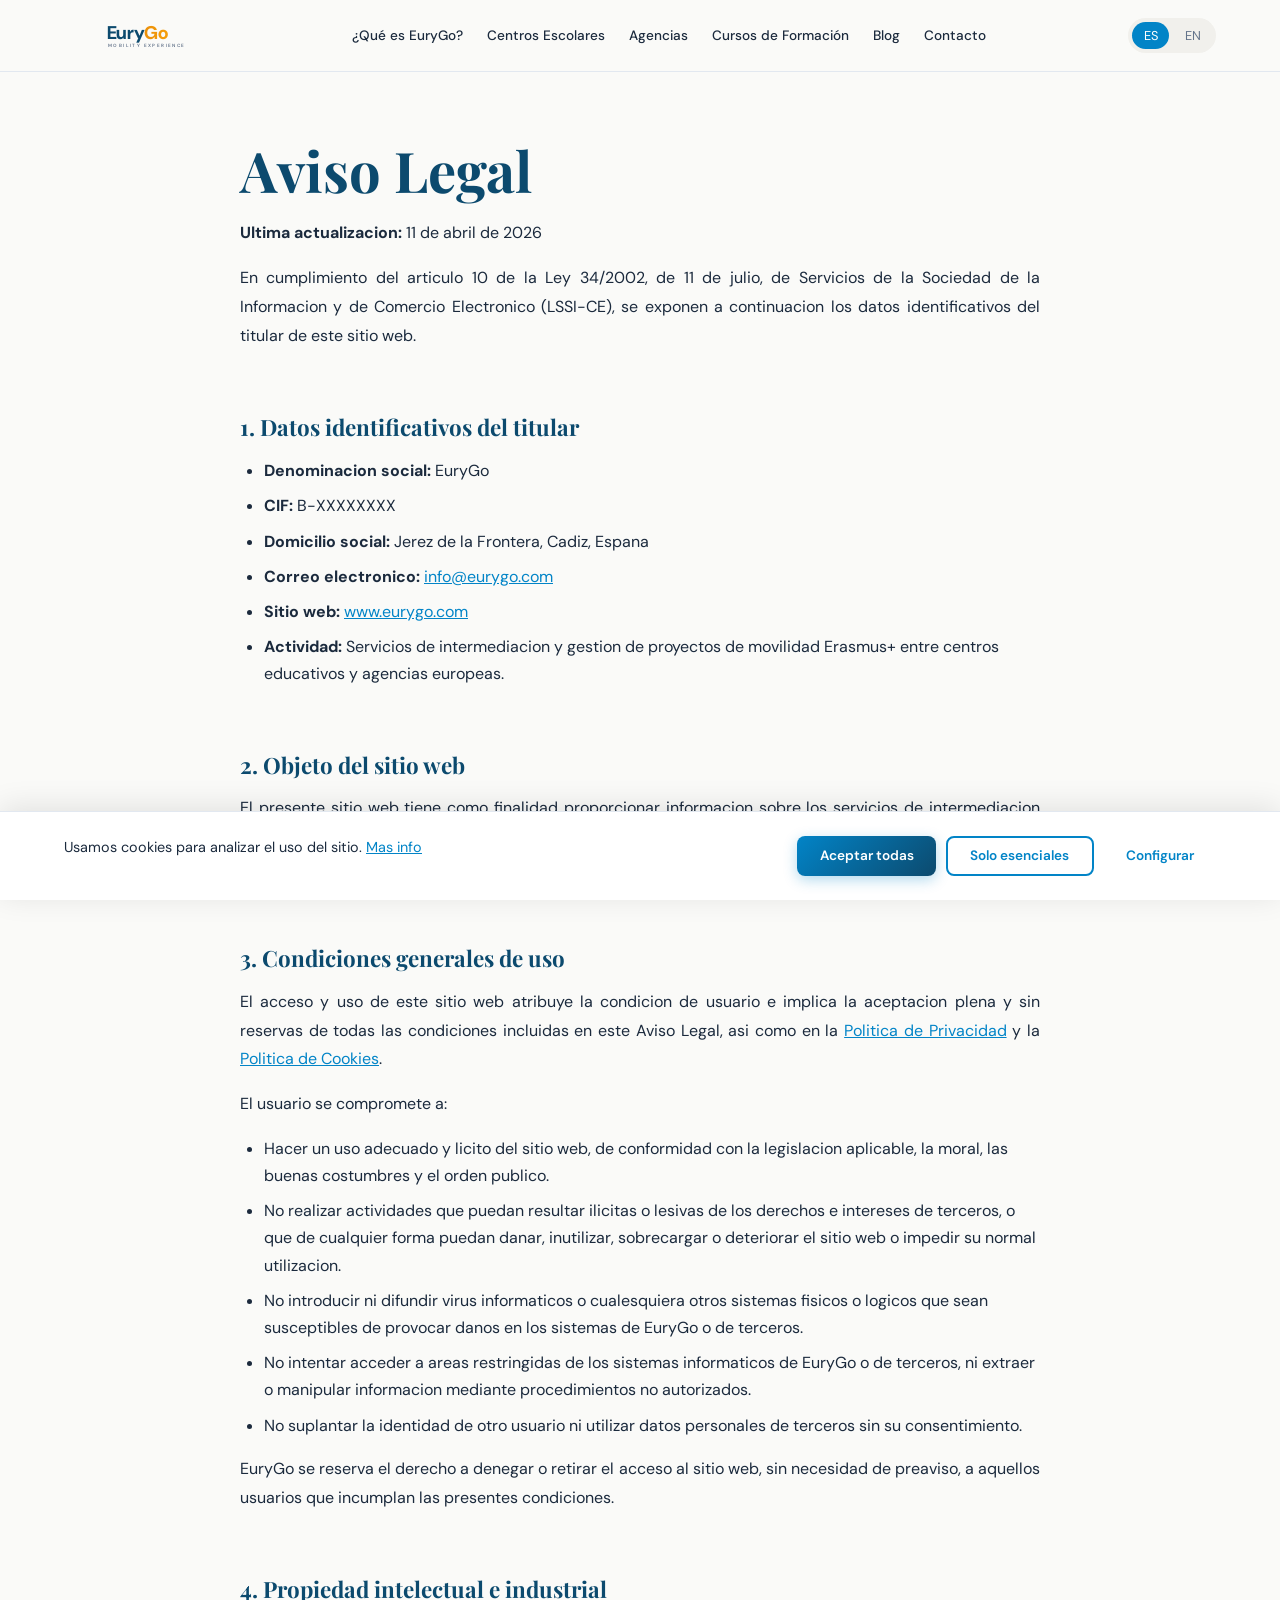
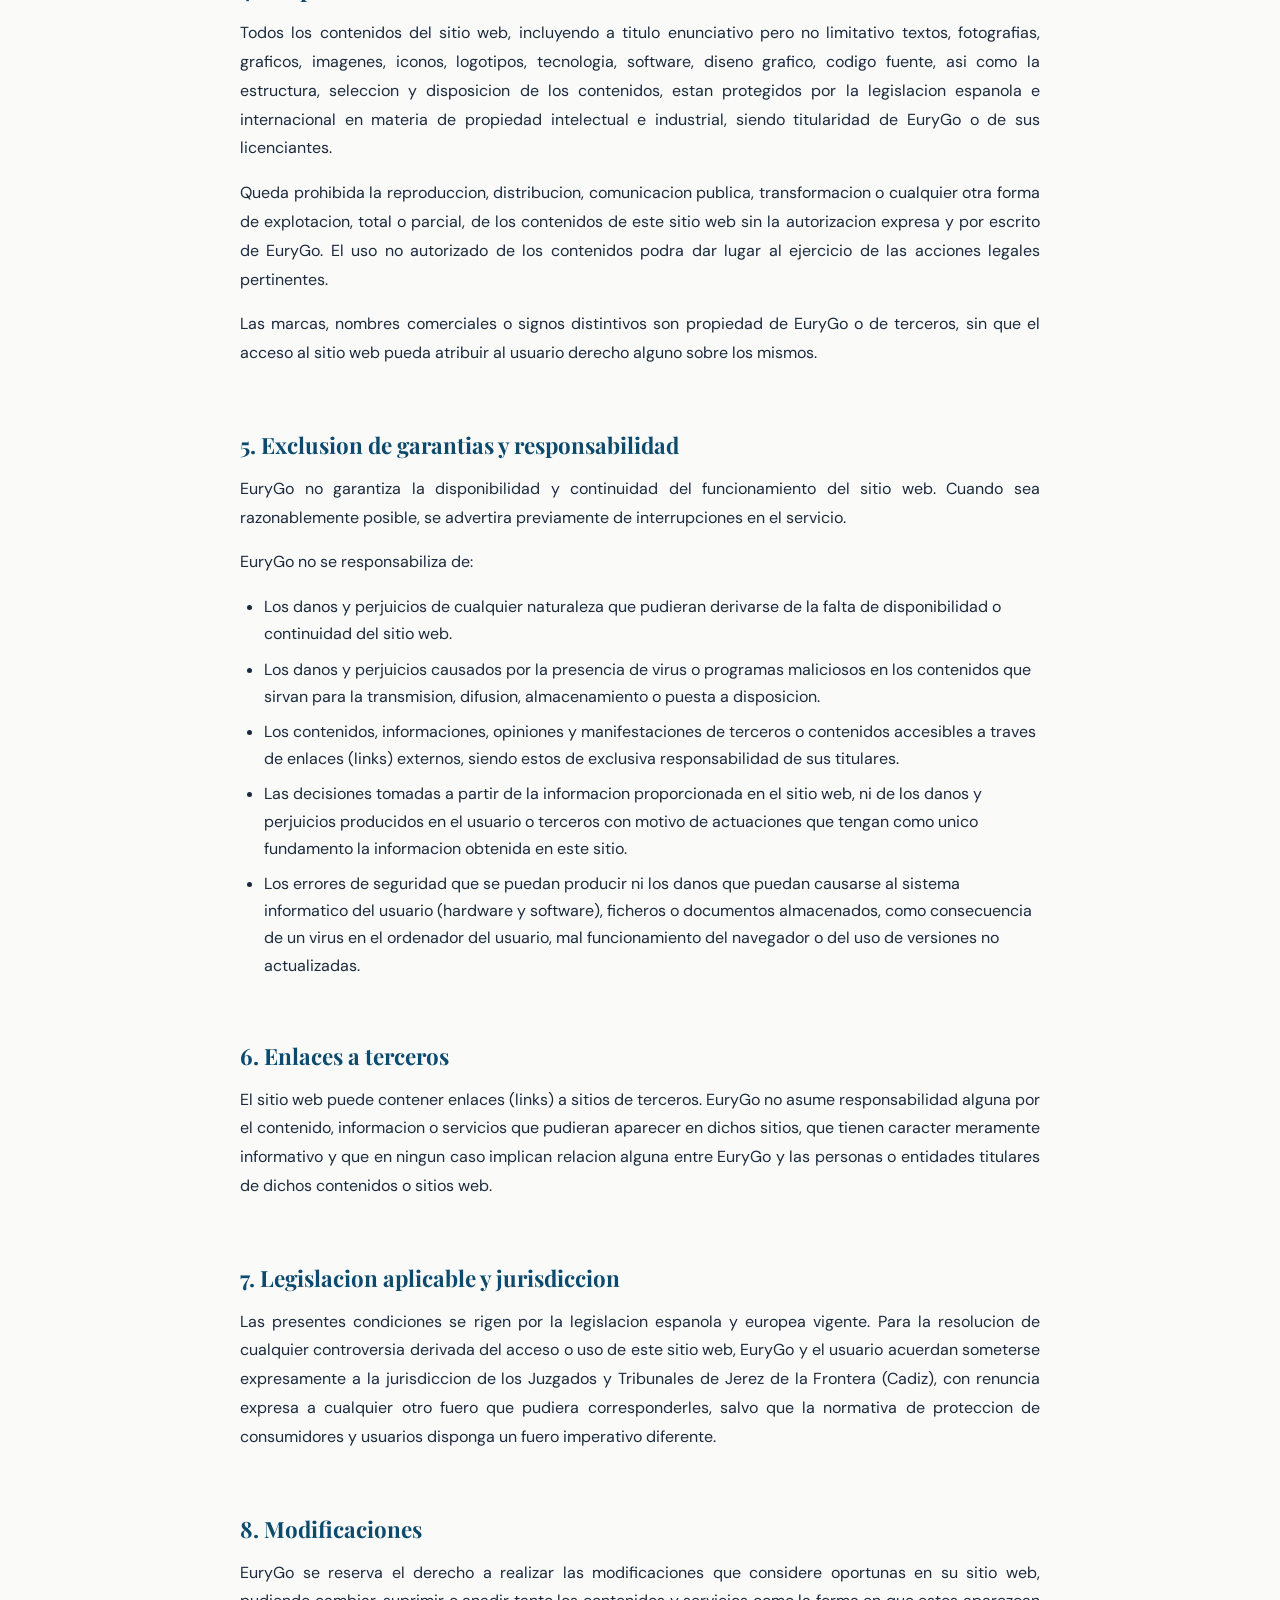
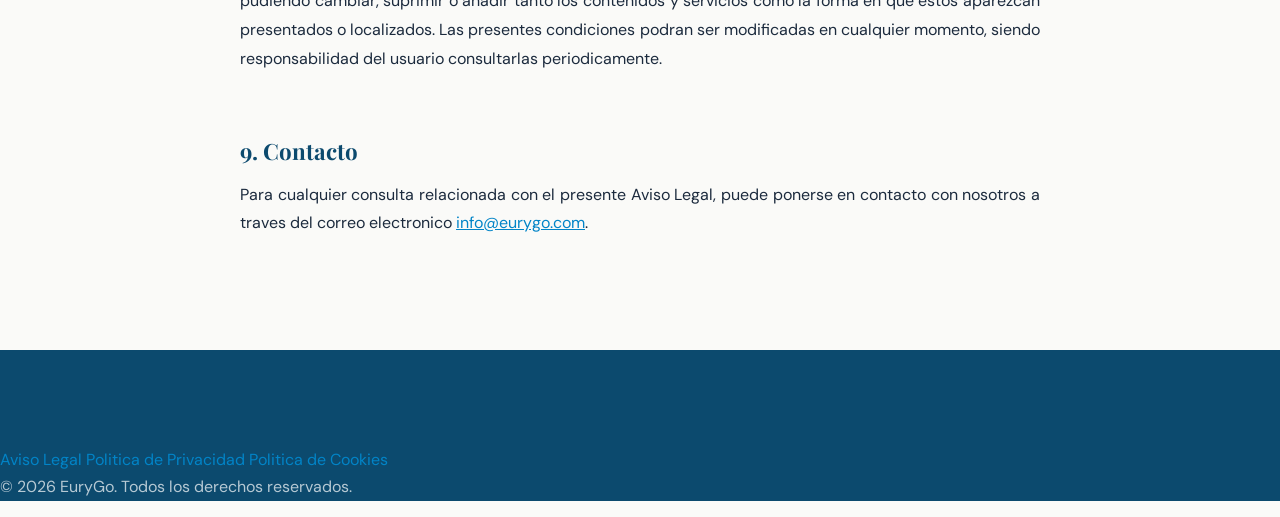
<file: aviso-legal/index.html>
<!DOCTYPE html>
<html lang="es">
<head>
  <meta charset="UTF-8">
  <meta name="viewport" content="width=device-width, initial-scale=1.0">
  <title>Aviso Legal | EuryGo</title>
  <meta name="description" content="Aviso Legal de EuryGo. Condiciones generales de uso del sitio web, propiedad intelectual, responsabilidad y legislacion aplicable.">

  <!-- Hreflang -->
  <link rel="alternate" hreflang="es" href="https://www.eurygo.com/aviso-legal/">
  <link rel="alternate" hreflang="x-default" href="https://www.eurygo.com/aviso-legal/">

  <!-- Canonical -->
  <link rel="canonical" href="https://www.eurygo.com/aviso-legal/">

  <!-- Fonts -->
  <link rel="preconnect" href="https://fonts.googleapis.com">
  <link rel="preconnect" href="https://fonts.gstatic.com" crossorigin>
  <link href="https://fonts.googleapis.com/css2?family=DM+Sans:wght@400;500;600;700&family=Playfair+Display:wght@600;700;800&display=swap" rel="stylesheet">

  <!-- Styles -->
  <link rel="stylesheet" href="/assets/css/main.css">

  <!-- Google Consent Mode v2 -->
  <script>
    window.dataLayer = window.dataLayer || [];
    function gtag(){dataLayer.push(arguments);}
    gtag('consent', 'default', {
      'analytics_storage': 'denied',
      'ad_storage': 'denied',
      'ad_user_data': 'denied',
      'ad_personalization': 'denied',
      'wait_for_update': 500
    });
  </script>

  <!-- GA4 desactivado hasta configurar ID real en config.php
  <script async src="https://www.googletagmanager.com/gtag/js?id=G-XXXXXXXX"></script>
  <script>
    window.dataLayer = window.dataLayer || [];
    function gtag(){dataLayer.push(arguments);}
    gtag('js', new Date());
    gtag('config', 'G-XXXXXXXX', { 'anonymize_ip': true });
  </script>
  -->

  <!-- Schema.org Organization -->
  <script type="application/ld+json">
  {
    "@context": "https://schema.org",
    "@type": "Organization",
    "name": "EuryGo",
    "alternateName": "EuryGo Mobility Experience",
    "url": "https://www.eurygo.com",
    "logo": "https://www.eurygo.com/assets/images/logo.svg",
    "description": "Intermediaria Erasmus+ entre centros escolares, agencias de movilidad y fondos europeos.",
    "address": {
      "@type": "PostalAddress",
      "addressLocality": "Jerez de la Frontera",
      "addressRegion": "Cadiz",
      "addressCountry": "ES"
    }
  }
  </script>
</head>
<body>

  <a href="#main" class="skip-link">Ir al contenido principal</a>

  <!-- NAVIGATION -->
  <nav class="nav" role="navigation" aria-label="Navegacion principal">
    <div class="nav__inner">
      <a href="/" class="nav__logo" aria-label="EuryGo - Inicio">
        <svg xmlns="http://www.w3.org/2000/svg" viewBox="0 0 360 100" width="160" height="44">
          <defs>
            <linearGradient id="navGoldText" x1="0%" y1="0%" x2="100%" y2="0%">
              <stop offset="0%" stop-color="#D97706"/>
              <stop offset="100%" stop-color="#F59E0B"/>
            </linearGradient>
          </defs>
          <text x="105" y="58" font-family="'DM Sans',sans-serif" font-weight="800" font-size="46" fill="#0C4A6E" letter-spacing="-1">Eury<tspan fill="url(#navGoldText)">Go</tspan></text>
          <text x="108" y="78" font-family="'DM Sans',sans-serif" font-weight="600" font-size="11.5" fill="#64748B" letter-spacing="3.5">MOBILITY EXPERIENCE</text>
        </svg>
      </a>
      <div class="nav__links">
        <a href="/#about" class="nav__link">¿Qué es EuryGo?</a>
        <a href="/#schools" class="nav__link">Centros Escolares</a>
        <a href="/#agencies" class="nav__link">Agencias</a>
        <a href="/cursos/" class="nav__link">Cursos de Formación</a>
        <a href="/blog/" class="nav__link">Blog</a>
        <a href="/#contact" class="nav__link">Contacto</a>
      </div>
      <div class="nav__right">
        <div class="lang-switch">
          <button class="lang-switch__btn lang-switch__btn--active" data-lang="es">ES</button>
          <button class="lang-switch__btn" data-lang="en">EN</button>
        </div>
        <button class="nav__toggle" aria-label="Menú" aria-expanded="false"><span></span><span></span><span></span></button>
      </div>
    </div>
  </nav>

  <!-- MAIN CONTENT -->
  <main id="main" class="legal">

    <h1>Aviso Legal</h1>
    <p><strong>Ultima actualizacion:</strong> 11 de abril de 2026</p>

    <p>En cumplimiento del articulo 10 de la Ley 34/2002, de 11 de julio, de Servicios de la Sociedad de la Informacion y de Comercio Electronico (LSSI-CE), se exponen a continuacion los datos identificativos del titular de este sitio web.</p>

    <h2>1. Datos identificativos del titular</h2>
    <ul>
      <li><strong>Denominacion social:</strong> EuryGo</li>
      <li><strong>CIF:</strong> B-XXXXXXXX</li>
      <li><strong>Domicilio social:</strong> Jerez de la Frontera, Cadiz, Espana</li>
      <li><strong>Correo electronico:</strong> <a href="mailto:info@eurygo.com">info@eurygo.com</a></li>
      <li><strong>Sitio web:</strong> <a href="https://www.eurygo.com">www.eurygo.com</a></li>
      <li><strong>Actividad:</strong> Servicios de intermediacion y gestion de proyectos de movilidad Erasmus+ entre centros educativos y agencias europeas.</li>
    </ul>

    <h2>2. Objeto del sitio web</h2>
    <p>El presente sitio web tiene como finalidad proporcionar informacion sobre los servicios de intermediacion Erasmus+ de EuryGo, facilitar el contacto con centros escolares y agencias de movilidad interesados, y difundir contenidos relacionados con la movilidad educativa europea.</p>

    <h2>3. Condiciones generales de uso</h2>
    <p>El acceso y uso de este sitio web atribuye la condicion de usuario e implica la aceptacion plena y sin reservas de todas las condiciones incluidas en este Aviso Legal, asi como en la <a href="/privacidad/">Politica de Privacidad</a> y la <a href="/cookies/">Politica de Cookies</a>.</p>
    <p>El usuario se compromete a:</p>
    <ul>
      <li>Hacer un uso adecuado y licito del sitio web, de conformidad con la legislacion aplicable, la moral, las buenas costumbres y el orden publico.</li>
      <li>No realizar actividades que puedan resultar ilicitas o lesivas de los derechos e intereses de terceros, o que de cualquier forma puedan danar, inutilizar, sobrecargar o deteriorar el sitio web o impedir su normal utilizacion.</li>
      <li>No introducir ni difundir virus informaticos o cualesquiera otros sistemas fisicos o logicos que sean susceptibles de provocar danos en los sistemas de EuryGo o de terceros.</li>
      <li>No intentar acceder a areas restringidas de los sistemas informaticos de EuryGo o de terceros, ni extraer o manipular informacion mediante procedimientos no autorizados.</li>
      <li>No suplantar la identidad de otro usuario ni utilizar datos personales de terceros sin su consentimiento.</li>
    </ul>
    <p>EuryGo se reserva el derecho a denegar o retirar el acceso al sitio web, sin necesidad de preaviso, a aquellos usuarios que incumplan las presentes condiciones.</p>

    <h2>4. Propiedad intelectual e industrial</h2>
    <p>Todos los contenidos del sitio web, incluyendo a titulo enunciativo pero no limitativo textos, fotografias, graficos, imagenes, iconos, logotipos, tecnologia, software, diseno grafico, codigo fuente, asi como la estructura, seleccion y disposicion de los contenidos, estan protegidos por la legislacion espanola e internacional en materia de propiedad intelectual e industrial, siendo titularidad de EuryGo o de sus licenciantes.</p>
    <p>Queda prohibida la reproduccion, distribucion, comunicacion publica, transformacion o cualquier otra forma de explotacion, total o parcial, de los contenidos de este sitio web sin la autorizacion expresa y por escrito de EuryGo. El uso no autorizado de los contenidos podra dar lugar al ejercicio de las acciones legales pertinentes.</p>
    <p>Las marcas, nombres comerciales o signos distintivos son propiedad de EuryGo o de terceros, sin que el acceso al sitio web pueda atribuir al usuario derecho alguno sobre los mismos.</p>

    <h2>5. Exclusion de garantias y responsabilidad</h2>
    <p>EuryGo no garantiza la disponibilidad y continuidad del funcionamiento del sitio web. Cuando sea razonablemente posible, se advertira previamente de interrupciones en el servicio.</p>
    <p>EuryGo no se responsabiliza de:</p>
    <ul>
      <li>Los danos y perjuicios de cualquier naturaleza que pudieran derivarse de la falta de disponibilidad o continuidad del sitio web.</li>
      <li>Los danos y perjuicios causados por la presencia de virus o programas maliciosos en los contenidos que sirvan para la transmision, difusion, almacenamiento o puesta a disposicion.</li>
      <li>Los contenidos, informaciones, opiniones y manifestaciones de terceros o contenidos accesibles a traves de enlaces (links) externos, siendo estos de exclusiva responsabilidad de sus titulares.</li>
      <li>Las decisiones tomadas a partir de la informacion proporcionada en el sitio web, ni de los danos y perjuicios producidos en el usuario o terceros con motivo de actuaciones que tengan como unico fundamento la informacion obtenida en este sitio.</li>
      <li>Los errores de seguridad que se puedan producir ni los danos que puedan causarse al sistema informatico del usuario (hardware y software), ficheros o documentos almacenados, como consecuencia de un virus en el ordenador del usuario, mal funcionamiento del navegador o del uso de versiones no actualizadas.</li>
    </ul>

    <h2>6. Enlaces a terceros</h2>
    <p>El sitio web puede contener enlaces (links) a sitios de terceros. EuryGo no asume responsabilidad alguna por el contenido, informacion o servicios que pudieran aparecer en dichos sitios, que tienen caracter meramente informativo y que en ningun caso implican relacion alguna entre EuryGo y las personas o entidades titulares de dichos contenidos o sitios web.</p>

    <h2>7. Legislacion aplicable y jurisdiccion</h2>
    <p>Las presentes condiciones se rigen por la legislacion espanola y europea vigente. Para la resolucion de cualquier controversia derivada del acceso o uso de este sitio web, EuryGo y el usuario acuerdan someterse expresamente a la jurisdiccion de los Juzgados y Tribunales de Jerez de la Frontera (Cadiz), con renuncia expresa a cualquier otro fuero que pudiera corresponderles, salvo que la normativa de proteccion de consumidores y usuarios disponga un fuero imperativo diferente.</p>

    <h2>8. Modificaciones</h2>
    <p>EuryGo se reserva el derecho a realizar las modificaciones que considere oportunas en su sitio web, pudiendo cambiar, suprimir o anadir tanto los contenidos y servicios como la forma en que estos aparezcan presentados o localizados. Las presentes condiciones podran ser modificadas en cualquier momento, siendo responsabilidad del usuario consultarlas periodicamente.</p>

    <h2>9. Contacto</h2>
    <p>Para cualquier consulta relacionada con el presente Aviso Legal, puede ponerse en contacto con nosotros a traves del correo electronico <a href="mailto:info@eurygo.com">info@eurygo.com</a>.</p>

  </main>

  <!-- FOOTER -->
  <footer class="footer">
    <div class="footer__inner">
      <div class="footer__legal">
        <a href="/aviso-legal/">Aviso Legal</a>
        <a href="/privacidad/">Politica de Privacidad</a>
        <a href="/cookies/">Politica de Cookies</a>
      </div>
      <p class="footer__copy">&copy; 2026 EuryGo. Todos los derechos reservados.</p>
    </div>
  </footer>

  <!-- COOKIE BANNER -->
  <div class="cookie-banner" id="cookie-banner" role="dialog"><div class="cookie-banner__inner"><p class="cookie-banner__text">Usamos cookies para analizar el uso del sitio. <a href="/cookies/">Mas info</a></p><div class="cookie-banner__actions"><button class="btn btn--primary btn--sm" id="cookie-accept-all">Aceptar todas</button><button class="btn btn--outline btn--sm" id="cookie-essential">Solo esenciales</button><button class="btn btn--sm" id="cookie-manage" style="color:var(--color-primary);font-weight:600;">Configurar</button></div></div></div>
  <div class="cookie-modal" id="cookie-modal" role="dialog"><div class="cookie-modal__overlay"></div><div class="cookie-modal__content"><button class="cookie-modal__close" id="cookie-modal-close">&times;</button><h3>Preferencias de cookies</h3><div class="cookie-category"><div class="cookie-category__header"><h4>Esenciales</h4><span class="badge">Siempre activas</span></div></div><div class="cookie-category"><div class="cookie-category__header"><h4>Analiticas</h4><label class="toggle"><input type="checkbox" id="cookie-analytics"><span class="toggle__slider"></span></label></div></div><div class="cookie-category"><div class="cookie-category__header"><h4>Marketing</h4><label class="toggle"><input type="checkbox" id="cookie-marketing"><span class="toggle__slider"></span></label></div></div><div class="cookie-modal__actions"><button class="btn btn--primary btn--sm" id="cookie-modal-accept">Aceptar todas</button><button class="btn btn--outline btn--sm" id="cookie-modal-save">Guardar</button></div></div></div>

  <!-- Scripts -->
  <script src="/assets/js/i18n.js"></script>
  <script src="/assets/js/cookies.js"></script>
  <script src="/assets/js/analytics.js"></script>
  <script src="/assets/js/main.js"></script>
</body>
</html>
</file>
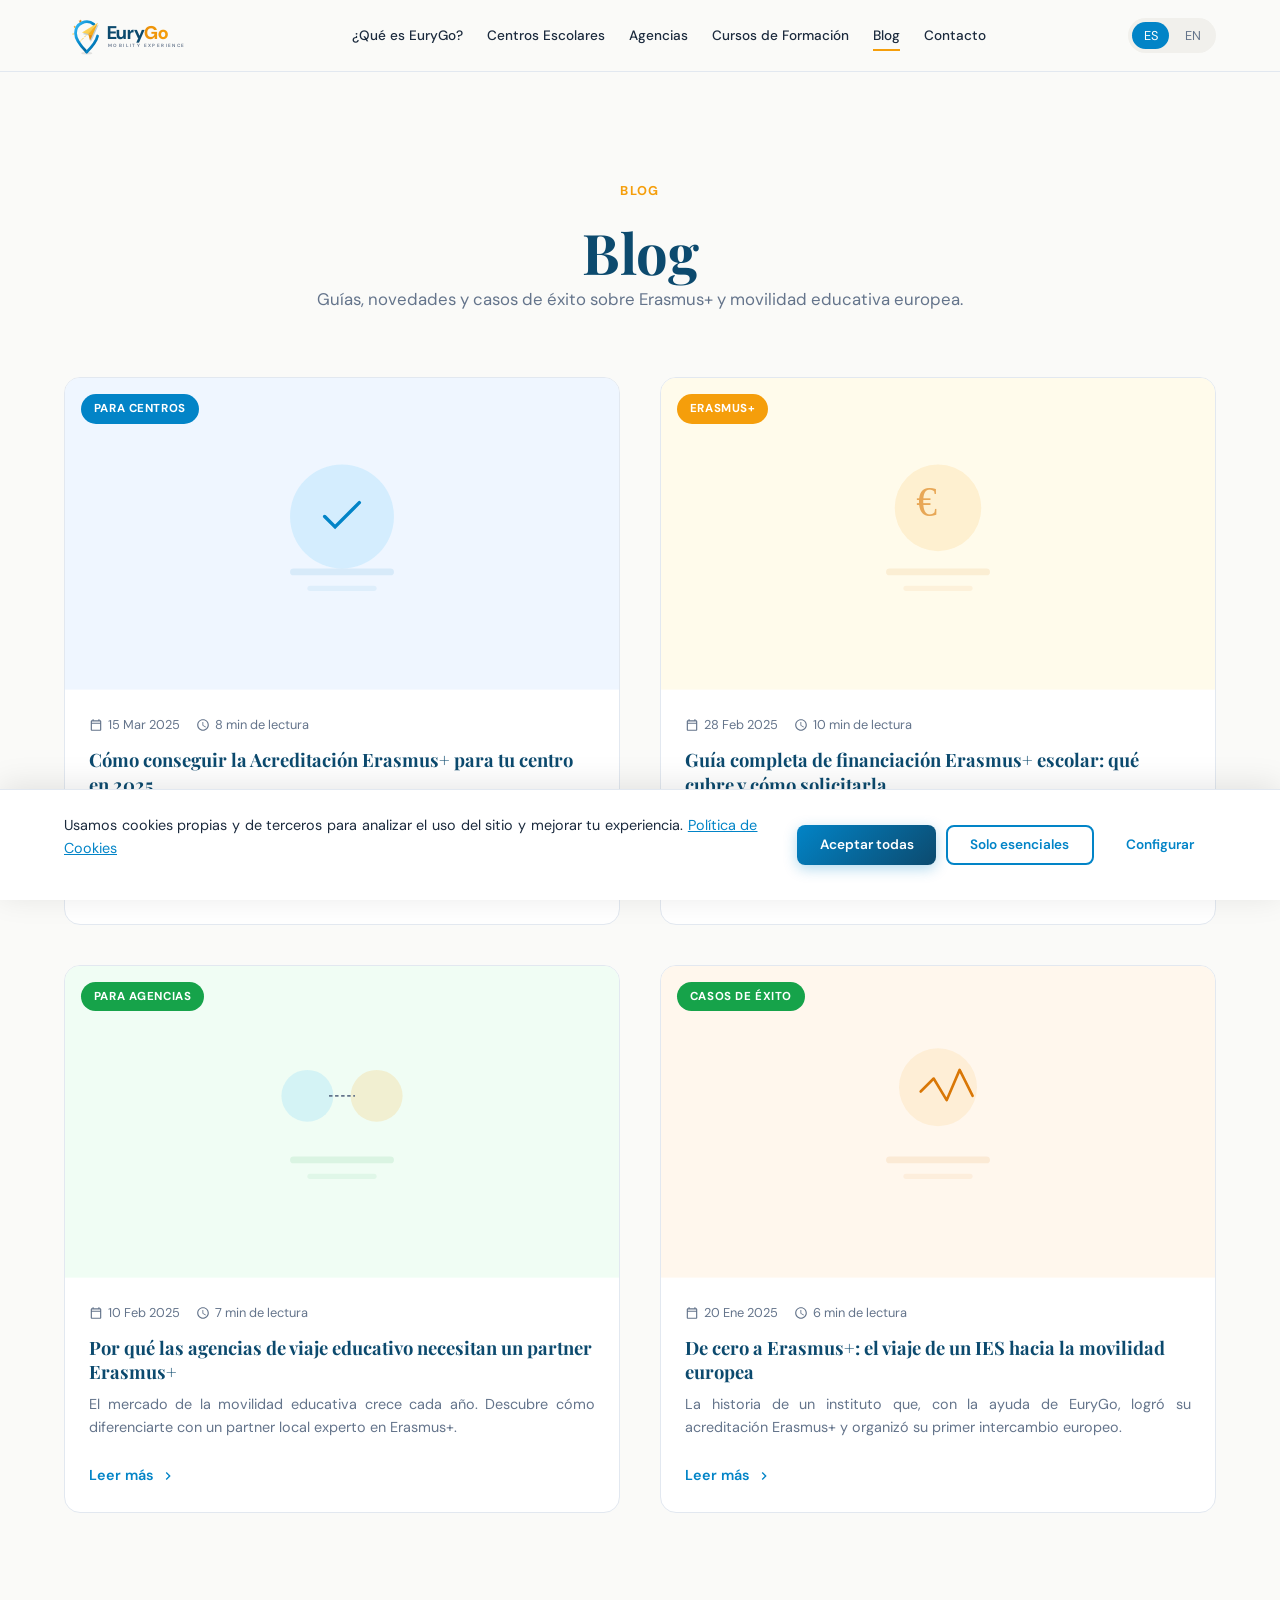
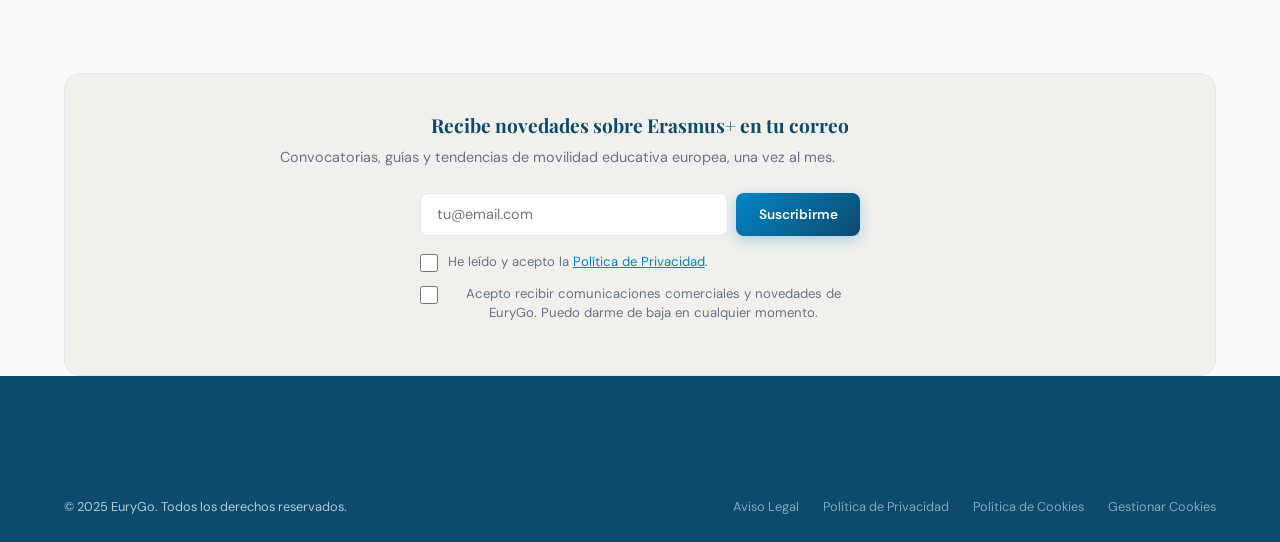
<file: blog/index.html>
<!DOCTYPE html>
<html lang="es">
<head>
  <meta charset="UTF-8">
  <meta name="viewport" content="width=device-width, initial-scale=1.0">
  <title>Blog | EuryGo — Erasmus+, movilidad educativa y acreditaciones</title>
  <meta name="description" content="Guías, novedades y casos de éxito sobre Erasmus+ y movilidad educativa europea. Artículos para centros escolares y agencias de viaje educativo.">
  <meta property="og:title" content="Blog | EuryGo">
  <meta property="og:description" content="Guías, novedades y casos de éxito sobre Erasmus+ y movilidad educativa europea.">
  <meta property="og:type" content="website">
  <meta property="og:url" content="https://www.eurygo.com/blog/">
  <meta name="twitter:card" content="summary_large_image">
  <link rel="alternate" hreflang="es" href="https://www.eurygo.com/blog/">
  <link rel="alternate" hreflang="en" href="https://www.eurygo.com/en/blog/">
  <link rel="alternate" hreflang="x-default" href="https://www.eurygo.com/blog/">
  <link rel="canonical" href="https://www.eurygo.com/blog/">
  <link rel="preconnect" href="https://fonts.googleapis.com">
  <link rel="preconnect" href="https://fonts.gstatic.com" crossorigin>
  <link href="https://fonts.googleapis.com/css2?family=DM+Sans:wght@400;500;600;700&family=Playfair+Display:wght@600;700;800&display=swap" rel="stylesheet">
  <link rel="stylesheet" href="/assets/css/main.css">
  <script>
    window.dataLayer = window.dataLayer || [];
    function gtag(){dataLayer.push(arguments);}
    gtag('consent', 'default', {'analytics_storage':'denied','ad_storage':'denied','ad_user_data':'denied','ad_personalization':'denied','wait_for_update':500});
  </script>
  <!-- GA4 desactivado hasta configurar ID real en config.php
  <script async src="https://www.googletagmanager.com/gtag/js?id=G-XXXXXXXX"></script>
  <script>window.dataLayer=window.dataLayer||[];function gtag(){dataLayer.push(arguments);}gtag('js',new Date());gtag('config','G-XXXXXXXX',{'anonymize_ip':true});</script>
  -->
  <script type="application/ld+json">
  {"@context":"https://schema.org","@type":"Organization","name":"EuryGo","url":"https://www.eurygo.com","sameAs":["https://www.linkedin.com/in/eurygo","https://www.instagram.com/eury.go/","https://www.facebook.com/profile.php?id=61567452016442"]}
  </script>
</head>
<body>

  <a href="#main" class="skip-link">Ir al contenido principal</a>

  <!-- NAV (same as index) -->
  <nav class="nav" role="navigation" aria-label="Navegación principal">
    <div class="nav__inner">
      <a href="/" class="nav__logo" aria-label="EuryGo - Inicio">
        <svg xmlns="http://www.w3.org/2000/svg" viewBox="0 0 360 100" width="160" height="44">
          <defs>
            <linearGradient id="navPinGrad" x1="0%" y1="0%" x2="100%" y2="100%"><stop offset="0%" stop-color="#38BDF8"/><stop offset="50%" stop-color="#0284C7"/><stop offset="100%" stop-color="#0C4A6E"/></linearGradient>
            <linearGradient id="navPlaneLight" x1="0%" y1="0%" x2="100%" y2="100%"><stop offset="0%" stop-color="#FDE68A"/><stop offset="100%" stop-color="#FBBF24"/></linearGradient>
            <linearGradient id="navPlaneMed" x1="0%" y1="0%" x2="100%" y2="100%"><stop offset="0%" stop-color="#FBBF24"/><stop offset="100%" stop-color="#F59E0B"/></linearGradient>
            <linearGradient id="navPlaneDark" x1="0%" y1="0%" x2="100%" y2="100%"><stop offset="0%" stop-color="#F59E0B"/><stop offset="100%" stop-color="#D97706"/></linearGradient>
            <linearGradient id="navGoldText" x1="0%" y1="0%" x2="100%" y2="0%"><stop offset="0%" stop-color="#D97706"/><stop offset="100%" stop-color="#F59E0B"/></linearGradient>
          </defs>
          <g transform="translate(15, 5)">
            <ellipse cx="40" cy="88" rx="14" ry="3" fill="#000" opacity="0.1"/>
            <polygon points="0,-5 1.5,-1.5 5,-1.5 2,1 3,5 0,2.5 -3,5 -2,1 -5,-1.5 -1.5,-1.5" transform="translate(6,40) scale(0.5)" fill="#FBBF24"/>
            <polygon points="0,-5 1.5,-1.5 5,-1.5 2,1 3,5 0,2.5 -3,5 -2,1 -5,-1.5 -1.5,-1.5" transform="translate(10,22) scale(0.7)" fill="#F59E0B"/>
            <polygon points="0,-5 1.5,-1.5 5,-1.5 2,1 3,5 0,2.5 -3,5 -2,1 -5,-1.5 -1.5,-1.5" transform="translate(24,8) scale(0.9)" fill="#D97706"/>
            <path d="M22,60 Q30,52 38,44" fill="none" stroke="#FBBF24" stroke-width="2.5" stroke-linecap="round" stroke-dasharray="4,5" opacity="0.8"/>
            <path d="M40,85 C20,65 12,48 12,38 A28,28 0 0,1 58,16" fill="none" stroke="url(#navPinGrad)" stroke-width="7" stroke-linecap="round"/>
            <path d="M40,85 C55,70 65,55 67,45" fill="none" stroke="url(#navPinGrad)" stroke-width="7" stroke-linecap="round"/>
            <g transform="translate(2,4)" fill="#0C4A6E" opacity="0.25"><polygon points="68,12 28,36 44,40"/><polygon points="68,12 44,40 54,44"/><polygon points="44,40 48,56 54,44"/></g>
            <g><polygon points="68,12 28,36 44,40" fill="url(#navPlaneLight)"/><polygon points="68,12 44,40 54,44" fill="url(#navPlaneMed)"/><polygon points="44,40 48,56 54,44" fill="url(#navPlaneDark)"/></g>
          </g>
          <text x="105" y="58" font-family="'DM Sans',sans-serif" font-weight="800" font-size="46" fill="#0C4A6E" letter-spacing="-1">Eury<tspan fill="url(#navGoldText)">Go</tspan></text>
          <text x="108" y="78" font-family="'DM Sans',sans-serif" font-weight="600" font-size="11.5" fill="#64748B" letter-spacing="3.5">MOBILITY EXPERIENCE</text>
        </svg>
      </a>
      <div class="nav__links">
        <a href="/#about" class="nav__link">¿Qué es EuryGo?</a>
        <a href="/#schools" class="nav__link">Centros Escolares</a>
        <a href="/#agencies" class="nav__link">Agencias</a>
        <a href="/cursos/" class="nav__link">Cursos de Formación</a>
        <a href="/blog/" class="nav__link nav__link--active">Blog</a>
        <a href="/#contact" class="nav__link">Contacto</a>
      </div>
      <div class="nav__right">
        <div class="lang-switch">
          <button class="lang-switch__btn lang-switch__btn--active" data-lang="es">ES</button>
          <button class="lang-switch__btn" data-lang="en">EN</button>
        </div>
        <button class="nav__toggle" aria-label="Menú"><span></span><span></span><span></span></button>
      </div>
    </div>
  </nav>

  <main id="main" class="blog-listing">
    <div class="container">
      <div class="section__header" style="padding-top: var(--space-lg);">
        <span class="section__tag">Blog</span>
        <h1>Blog</h1>
        <p>Guías, novedades y casos de éxito sobre Erasmus+ y movilidad educativa europea.</p>
      </div>

      <div class="blog-grid" style="padding-bottom: var(--space-2xl);">

        <!-- Article 1 -->
        <article class="blog-card reveal">
          <div class="blog-card__image">
            <svg viewBox="0 0 640 360" fill="none" xmlns="http://www.w3.org/2000/svg">
              <rect width="640" height="360" fill="#EFF6FF"/>
              <circle cx="320" cy="160" r="60" fill="#38BDF8" opacity="0.15"/>
              <path d="M300 160l12 12 28-28" stroke="#0284C7" stroke-width="4" fill="none" stroke-linecap="round"/>
              <rect x="260" y="220" width="120" height="8" rx="4" fill="#0284C7" opacity="0.1"/>
              <rect x="280" y="240" width="80" height="6" rx="3" fill="#0284C7" opacity="0.07"/>
            </svg>
            <span class="blog-card__category">Para Centros</span>
          </div>
          <div class="blog-card__body">
            <div class="blog-card__meta">
              <span><svg viewBox="0 0 24 24"><path d="M19 4h-1V2h-2v2H8V2H6v2H5c-1.11 0-2 .9-2 2v14c0 1.1.89 2 2 2h14c1.1 0 2-.9 2-2V6c0-1.1-.9-2-2-2zm0 16H5V10h14v10zM5 8V6h14v2H5z"/></svg> 15 Mar 2025</span>
              <span><svg viewBox="0 0 24 24"><path d="M11.99 2C6.47 2 2 6.48 2 12s4.47 10 9.99 10C17.52 22 22 17.52 22 12S17.52 2 11.99 2zM12 20c-4.42 0-8-3.58-8-8s3.58-8 8-8 8 3.58 8 8-3.58 8-8 8zm.5-13H11v6l5.25 3.15.75-1.23-4.5-2.67z"/></svg> 8 min de lectura</span>
            </div>
            <h3><a href="/blog/como-conseguir-acreditacion-erasmus-plus-centro/">Cómo conseguir la Acreditación Erasmus+ para tu centro en 2025</a></h3>
            <p class="blog-card__excerpt">Todo lo que necesitas saber sobre el proceso de acreditación Erasmus+ escolar: requisitos, plazos, documentación y cómo EuryGo puede ayudarte.</p>
            <a href="/blog/como-conseguir-acreditacion-erasmus-plus-centro/" class="blog-card__link">
              Leer más <svg viewBox="0 0 24 24"><path d="M10 6L8.59 7.41 13.17 12l-4.58 4.59L10 18l6-6z"/></svg>
            </a>
          </div>
        </article>

        <!-- Article 2 -->
        <article class="blog-card reveal reveal--delay-1">
          <div class="blog-card__image">
            <svg viewBox="0 0 640 360" fill="none" xmlns="http://www.w3.org/2000/svg">
              <rect width="640" height="360" fill="#FFFBEB"/>
              <circle cx="320" cy="150" r="50" fill="#F59E0B" opacity="0.12"/>
              <text x="295" y="160" font-family="serif" font-size="48" fill="#D97706" opacity="0.6">€</text>
              <rect x="260" y="220" width="120" height="8" rx="4" fill="#D97706" opacity="0.1"/>
              <rect x="280" y="240" width="80" height="6" rx="3" fill="#D97706" opacity="0.07"/>
            </svg>
            <span class="blog-card__category blog-card__category--gold">Erasmus+</span>
          </div>
          <div class="blog-card__body">
            <div class="blog-card__meta">
              <span><svg viewBox="0 0 24 24"><path d="M19 4h-1V2h-2v2H8V2H6v2H5c-1.11 0-2 .9-2 2v14c0 1.1.89 2 2 2h14c1.1 0 2-.9 2-2V6c0-1.1-.9-2-2-2zm0 16H5V10h14v10zM5 8V6h14v2H5z"/></svg> 28 Feb 2025</span>
              <span><svg viewBox="0 0 24 24"><path d="M11.99 2C6.47 2 2 6.48 2 12s4.47 10 9.99 10C17.52 22 22 17.52 22 12S17.52 2 11.99 2zM12 20c-4.42 0-8-3.58-8-8s3.58-8 8-8 8 3.58 8 8-3.58 8-8 8zm.5-13H11v6l5.25 3.15.75-1.23-4.5-2.67z"/></svg> 10 min de lectura</span>
            </div>
            <h3><a href="/blog/guia-financiacion-erasmus-escolar/">Guía completa de financiación Erasmus+ escolar: qué cubre y cómo solicitarla</a></h3>
            <p class="blog-card__excerpt">Tipos de fondos, convocatorias, importes orientativos y claves para maximizar la financiación europea de tu centro educativo.</p>
            <a href="/blog/guia-financiacion-erasmus-escolar/" class="blog-card__link">
              Leer más <svg viewBox="0 0 24 24"><path d="M10 6L8.59 7.41 13.17 12l-4.58 4.59L10 18l6-6z"/></svg>
            </a>
          </div>
        </article>

        <!-- Article 3 -->
        <article class="blog-card reveal reveal--delay-2">
          <div class="blog-card__image">
            <svg viewBox="0 0 640 360" fill="none" xmlns="http://www.w3.org/2000/svg">
              <rect width="640" height="360" fill="#F0FDF4"/>
              <circle cx="280" cy="150" r="30" fill="#38BDF8" opacity="0.15"/>
              <circle cx="360" cy="150" r="30" fill="#F59E0B" opacity="0.15"/>
              <path d="M305 150h30" stroke="#64748B" stroke-width="2" stroke-dasharray="4 3"/>
              <rect x="260" y="220" width="120" height="8" rx="4" fill="#16a34a" opacity="0.1"/>
              <rect x="280" y="240" width="80" height="6" rx="3" fill="#16a34a" opacity="0.07"/>
            </svg>
            <span class="blog-card__category" style="background: #16a34a;">Para Agencias</span>
          </div>
          <div class="blog-card__body">
            <div class="blog-card__meta">
              <span><svg viewBox="0 0 24 24"><path d="M19 4h-1V2h-2v2H8V2H6v2H5c-1.11 0-2 .9-2 2v14c0 1.1.89 2 2 2h14c1.1 0 2-.9 2-2V6c0-1.1-.9-2-2-2zm0 16H5V10h14v10zM5 8V6h14v2H5z"/></svg> 10 Feb 2025</span>
              <span><svg viewBox="0 0 24 24"><path d="M11.99 2C6.47 2 2 6.48 2 12s4.47 10 9.99 10C17.52 22 22 17.52 22 12S17.52 2 11.99 2zM12 20c-4.42 0-8-3.58-8-8s3.58-8 8-8 8 3.58 8 8-3.58 8-8 8zm.5-13H11v6l5.25 3.15.75-1.23-4.5-2.67z"/></svg> 7 min de lectura</span>
            </div>
            <h3><a href="/blog/agencias-partner-erasmus/">Por qué las agencias de viaje educativo necesitan un partner Erasmus+</a></h3>
            <p class="blog-card__excerpt">El mercado de la movilidad educativa crece cada año. Descubre cómo diferenciarte con un partner local experto en Erasmus+.</p>
            <a href="/blog/agencias-partner-erasmus/" class="blog-card__link">
              Leer más <svg viewBox="0 0 24 24"><path d="M10 6L8.59 7.41 13.17 12l-4.58 4.59L10 18l6-6z"/></svg>
            </a>
          </div>
        </article>

        <!-- Article 4 -->
        <article class="blog-card reveal reveal--delay-3">
          <div class="blog-card__image">
            <svg viewBox="0 0 640 360" fill="none" xmlns="http://www.w3.org/2000/svg">
              <rect width="640" height="360" fill="#FFF7ED"/>
              <circle cx="320" cy="140" r="45" fill="#F59E0B" opacity="0.1"/>
              <path d="M300 145 L315 130 L330 155 L345 120 L360 150" stroke="#D97706" stroke-width="3" fill="none" stroke-linecap="round" stroke-linejoin="round"/>
              <rect x="260" y="220" width="120" height="8" rx="4" fill="#D97706" opacity="0.1"/>
              <rect x="280" y="240" width="80" height="6" rx="3" fill="#D97706" opacity="0.07"/>
            </svg>
            <span class="blog-card__category blog-card__category--green">Casos de Éxito</span>
          </div>
          <div class="blog-card__body">
            <div class="blog-card__meta">
              <span><svg viewBox="0 0 24 24"><path d="M19 4h-1V2h-2v2H8V2H6v2H5c-1.11 0-2 .9-2 2v14c0 1.1.89 2 2 2h14c1.1 0 2-.9 2-2V6c0-1.1-.9-2-2-2zm0 16H5V10h14v10zM5 8V6h14v2H5z"/></svg> 20 Ene 2025</span>
              <span><svg viewBox="0 0 24 24"><path d="M11.99 2C6.47 2 2 6.48 2 12s4.47 10 9.99 10C17.52 22 22 17.52 22 12S17.52 2 11.99 2zM12 20c-4.42 0-8-3.58-8-8s3.58-8 8-8 8 3.58 8 8-3.58 8-8 8zm.5-13H11v6l5.25 3.15.75-1.23-4.5-2.67z"/></svg> 6 min de lectura</span>
            </div>
            <h3><a href="/blog/ies-movilidad-europea-caso-exito/">De cero a Erasmus+: el viaje de un IES hacia la movilidad europea</a></h3>
            <p class="blog-card__excerpt">La historia de un instituto que, con la ayuda de EuryGo, logró su acreditación Erasmus+ y organizó su primer intercambio europeo.</p>
            <a href="/blog/ies-movilidad-europea-caso-exito/" class="blog-card__link">
              Leer más <svg viewBox="0 0 24 24"><path d="M10 6L8.59 7.41 13.17 12l-4.58 4.59L10 18l6-6z"/></svg>
            </a>
          </div>
        </article>

      </div>

      <!-- Newsletter -->
      <div class="newsletter reveal">
        <h3>Recibe novedades sobre Erasmus+ en tu correo</h3>
        <p>Convocatorias, guías y tendencias de movilidad educativa europea, una vez al mes.</p>
        <form class="newsletter__form" data-track="newsletter">
          <input type="email" placeholder="tu@email.com" required>
          <button type="submit" class="btn btn--primary btn--sm">Suscribirme</button>
        </form>
        <div class="newsletter__consent">
          <div class="form__checkbox">
            <input type="checkbox" id="newsletter-privacy-blog" name="newsletter-privacy" required>
            <label for="newsletter-privacy-blog">He leído y acepto la <a href="/privacidad/">Política de Privacidad</a>.</label>
          </div>
          <div class="form__checkbox">
            <input type="checkbox" id="newsletter-commercial-blog" name="newsletter-commercial">
            <label for="newsletter-commercial-blog">Acepto recibir comunicaciones comerciales y novedades de EuryGo. Puedo darme de baja en cualquier momento.</label>
          </div>
        </div>
        <p class="newsletter__success" style="display:none; color: #16a34a; font-weight: 600; margin-top: 0.5rem;">¡Suscripción realizada! Revisa tu bandeja de entrada.</p>
      </div>
    </div>
  </main>

  <!-- Footer (simplified reference — same as index.html) -->
  <footer class="footer">
    <div class="container">
      <div class="footer__bottom">
        <span>© 2025 EuryGo. Todos los derechos reservados.</span>
        <div class="footer__bottom-links">
          <a href="/aviso-legal/">Aviso Legal</a>
          <a href="/privacidad/">Política de Privacidad</a>
          <a href="/cookies/">Política de Cookies</a>
          <a href="#" data-action="manage-cookies">Gestionar Cookies</a>
        </div>
      </div>
    </div>
  </footer>

  <!-- Cookie Banner & Modal (same as index.html) -->
  <div class="cookie-banner" id="cookie-banner" role="dialog" aria-label="Consentimiento de cookies">
    <div class="cookie-banner__inner">
      <p class="cookie-banner__text">Usamos cookies propias y de terceros para analizar el uso del sitio y mejorar tu experiencia. <a href="/cookies/">Política de Cookies</a></p>
      <div class="cookie-banner__actions">
        <button class="btn btn--primary btn--sm" id="cookie-accept-all">Aceptar todas</button>
        <button class="btn btn--outline btn--sm" id="cookie-essential">Solo esenciales</button>
        <button class="btn btn--sm" id="cookie-manage" style="color: var(--color-primary); font-weight: 600;">Configurar</button>
      </div>
    </div>
  </div>
  <div class="cookie-modal" id="cookie-modal" role="dialog" aria-label="Preferencias de cookies">
    <div class="cookie-modal__overlay"></div>
    <div class="cookie-modal__content">
      <button class="cookie-modal__close" id="cookie-modal-close" aria-label="Cerrar">&times;</button>
      <h3>Preferencias de cookies</h3>
      <p>Gestiona qué cookies deseas permitir.</p>
      <div class="cookie-category"><div class="cookie-category__header"><h4>Cookies esenciales</h4><span class="badge">Siempre activas</span></div><p>Necesarias para el funcionamiento del sitio.</p></div>
      <div class="cookie-category"><div class="cookie-category__header"><h4>Cookies analíticas</h4><label class="toggle"><input type="checkbox" id="cookie-analytics"><span class="toggle__slider"></span></label></div><p>Google Analytics 4.</p></div>
      <div class="cookie-category"><div class="cookie-category__header"><h4>Cookies de marketing</h4><label class="toggle"><input type="checkbox" id="cookie-marketing"><span class="toggle__slider"></span></label></div><p>Reservado para uso futuro.</p></div>
      <div class="cookie-modal__actions">
        <button class="btn btn--primary btn--sm" id="cookie-modal-accept">Aceptar todas</button>
        <button class="btn btn--outline btn--sm" id="cookie-modal-save">Guardar preferencias</button>
      </div>
    </div>
  </div>

  <script src="/assets/js/i18n.js"></script>
  <script src="/assets/js/cookies.js"></script>
  <script src="/assets/js/analytics.js"></script>
  <script src="/assets/js/main.js"></script>
</body>
</html>
</file>
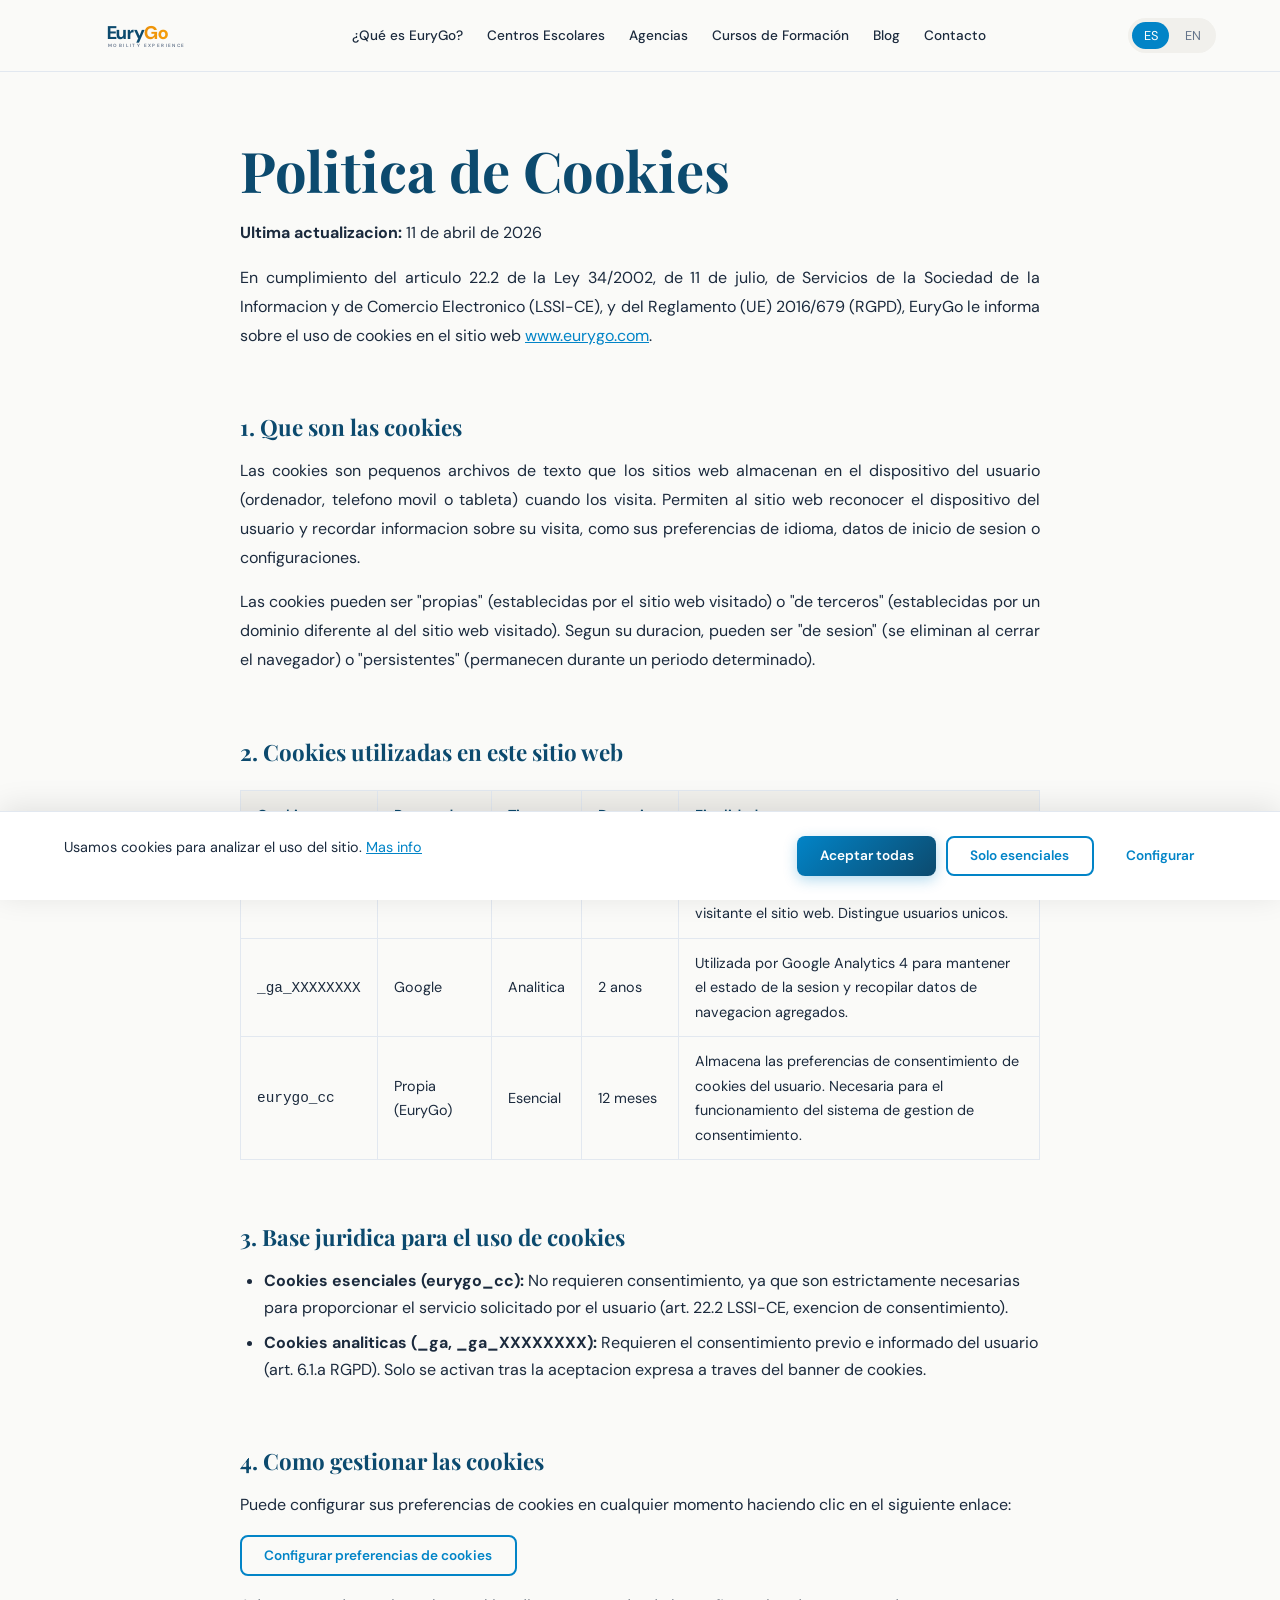
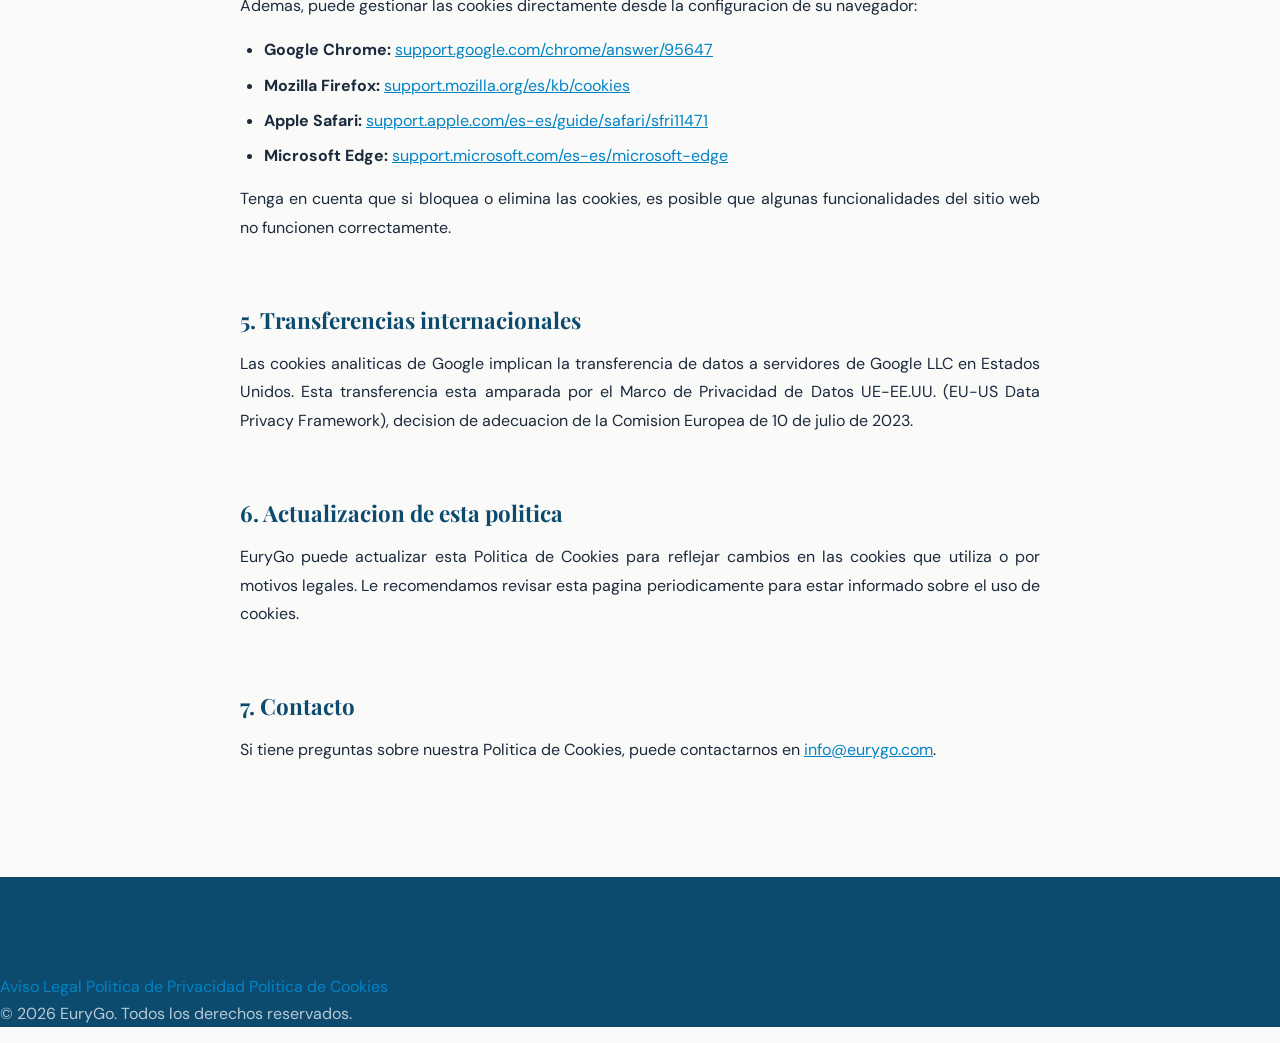
<file: cookies/index.html>
<!DOCTYPE html>
<html lang="es">
<head>
  <meta charset="UTF-8">
  <meta name="viewport" content="width=device-width, initial-scale=1.0">
  <title>Politica de Cookies | EuryGo</title>
  <meta name="description" content="Politica de Cookies de EuryGo. Informacion sobre las cookies utilizadas en nuestro sitio web y como gestionarlas.">

  <!-- Hreflang -->
  <link rel="alternate" hreflang="es" href="https://www.eurygo.com/cookies/">
  <link rel="alternate" hreflang="x-default" href="https://www.eurygo.com/cookies/">

  <!-- Canonical -->
  <link rel="canonical" href="https://www.eurygo.com/cookies/">

  <!-- Fonts -->
  <link rel="preconnect" href="https://fonts.googleapis.com">
  <link rel="preconnect" href="https://fonts.gstatic.com" crossorigin>
  <link href="https://fonts.googleapis.com/css2?family=DM+Sans:wght@400;500;600;700&family=Playfair+Display:wght@600;700;800&display=swap" rel="stylesheet">

  <!-- Styles -->
  <link rel="stylesheet" href="/assets/css/main.css">

  <!-- Google Consent Mode v2 -->
  <script>
    window.dataLayer = window.dataLayer || [];
    function gtag(){dataLayer.push(arguments);}
    gtag('consent', 'default', {
      'analytics_storage': 'denied',
      'ad_storage': 'denied',
      'ad_user_data': 'denied',
      'ad_personalization': 'denied',
      'wait_for_update': 500
    });
  </script>

  <!-- GA4 desactivado hasta configurar ID real en config.php
  <script async src="https://www.googletagmanager.com/gtag/js?id=G-XXXXXXXX"></script>
  <script>
    window.dataLayer = window.dataLayer || [];
    function gtag(){dataLayer.push(arguments);}
    gtag('js', new Date());
    gtag('config', 'G-XXXXXXXX', { 'anonymize_ip': true });
  </script>
  -->

  <!-- Schema.org Organization -->
  <script type="application/ld+json">
  {
    "@context": "https://schema.org",
    "@type": "Organization",
    "name": "EuryGo",
    "alternateName": "EuryGo Mobility Experience",
    "url": "https://www.eurygo.com",
    "logo": "https://www.eurygo.com/assets/images/logo.svg",
    "description": "Intermediaria Erasmus+ entre centros escolares, agencias de movilidad y fondos europeos.",
    "address": {
      "@type": "PostalAddress",
      "addressLocality": "Jerez de la Frontera",
      "addressRegion": "Cadiz",
      "addressCountry": "ES"
    }
  }
  </script>
</head>
<body>

  <a href="#main" class="skip-link">Ir al contenido principal</a>

  <!-- NAVIGATION -->
  <nav class="nav" role="navigation" aria-label="Navegacion principal">
    <div class="nav__inner">
      <a href="/" class="nav__logo" aria-label="EuryGo - Inicio">
        <svg xmlns="http://www.w3.org/2000/svg" viewBox="0 0 360 100" width="160" height="44">
          <defs>
            <linearGradient id="navGoldText" x1="0%" y1="0%" x2="100%" y2="0%">
              <stop offset="0%" stop-color="#D97706"/>
              <stop offset="100%" stop-color="#F59E0B"/>
            </linearGradient>
          </defs>
          <text x="105" y="58" font-family="'DM Sans',sans-serif" font-weight="800" font-size="46" fill="#0C4A6E" letter-spacing="-1">Eury<tspan fill="url(#navGoldText)">Go</tspan></text>
          <text x="108" y="78" font-family="'DM Sans',sans-serif" font-weight="600" font-size="11.5" fill="#64748B" letter-spacing="3.5">MOBILITY EXPERIENCE</text>
        </svg>
      </a>
      <div class="nav__links">
        <a href="/#about" class="nav__link">¿Qué es EuryGo?</a>
        <a href="/#schools" class="nav__link">Centros Escolares</a>
        <a href="/#agencies" class="nav__link">Agencias</a>
        <a href="/cursos/" class="nav__link">Cursos de Formación</a>
        <a href="/blog/" class="nav__link">Blog</a>
        <a href="/#contact" class="nav__link">Contacto</a>
      </div>
      <div class="nav__right">
        <div class="lang-switch">
          <button class="lang-switch__btn lang-switch__btn--active" data-lang="es">ES</button>
          <button class="lang-switch__btn" data-lang="en">EN</button>
        </div>
        <button class="nav__toggle" aria-label="Menú" aria-expanded="false"><span></span><span></span><span></span></button>
      </div>
    </div>
  </nav>

  <!-- MAIN CONTENT -->
  <main id="main" class="legal">

    <h1>Politica de Cookies</h1>
    <p><strong>Ultima actualizacion:</strong> 11 de abril de 2026</p>

    <p>En cumplimiento del articulo 22.2 de la Ley 34/2002, de 11 de julio, de Servicios de la Sociedad de la Informacion y de Comercio Electronico (LSSI-CE), y del Reglamento (UE) 2016/679 (RGPD), EuryGo le informa sobre el uso de cookies en el sitio web <a href="https://www.eurygo.com">www.eurygo.com</a>.</p>

    <h2>1. Que son las cookies</h2>
    <p>Las cookies son pequenos archivos de texto que los sitios web almacenan en el dispositivo del usuario (ordenador, telefono movil o tableta) cuando los visita. Permiten al sitio web reconocer el dispositivo del usuario y recordar informacion sobre su visita, como sus preferencias de idioma, datos de inicio de sesion o configuraciones.</p>
    <p>Las cookies pueden ser "propias" (establecidas por el sitio web visitado) o "de terceros" (establecidas por un dominio diferente al del sitio web visitado). Segun su duracion, pueden ser "de sesion" (se eliminan al cerrar el navegador) o "persistentes" (permanecen durante un periodo determinado).</p>

    <h2>2. Cookies utilizadas en este sitio web</h2>

    <table>
      <thead>
        <tr>
          <th>Cookie</th>
          <th>Proveedor</th>
          <th>Tipo</th>
          <th>Duracion</th>
          <th>Finalidad</th>
        </tr>
      </thead>
      <tbody>
        <tr>
          <td><code>_ga</code></td>
          <td>Google</td>
          <td>Analitica</td>
          <td>2 anos</td>
          <td>Registra un identificador unico utilizado para generar datos estadisticos sobre como utiliza el visitante el sitio web. Distingue usuarios unicos.</td>
        </tr>
        <tr>
          <td><code>_ga_XXXXXXXX</code></td>
          <td>Google</td>
          <td>Analitica</td>
          <td>2 anos</td>
          <td>Utilizada por Google Analytics 4 para mantener el estado de la sesion y recopilar datos de navegacion agregados.</td>
        </tr>
        <tr>
          <td><code>eurygo_cc</code></td>
          <td>Propia (EuryGo)</td>
          <td>Esencial</td>
          <td>12 meses</td>
          <td>Almacena las preferencias de consentimiento de cookies del usuario. Necesaria para el funcionamiento del sistema de gestion de consentimiento.</td>
        </tr>
      </tbody>
    </table>

    <h2>3. Base juridica para el uso de cookies</h2>
    <ul>
      <li><strong>Cookies esenciales (eurygo_cc):</strong> No requieren consentimiento, ya que son estrictamente necesarias para proporcionar el servicio solicitado por el usuario (art. 22.2 LSSI-CE, exencion de consentimiento).</li>
      <li><strong>Cookies analiticas (_ga, _ga_XXXXXXXX):</strong> Requieren el consentimiento previo e informado del usuario (art. 6.1.a RGPD). Solo se activan tras la aceptacion expresa a traves del banner de cookies.</li>
    </ul>

    <h2>4. Como gestionar las cookies</h2>
    <p>Puede configurar sus preferencias de cookies en cualquier momento haciendo clic en el siguiente enlace:</p>
    <p><button class="btn btn--outline btn--sm" id="cookie-preferences-link" onclick="document.getElementById('cookie-modal').classList.add('is-active');">Configurar preferencias de cookies</button></p>

    <p>Ademas, puede gestionar las cookies directamente desde la configuracion de su navegador:</p>
    <ul>
      <li><strong>Google Chrome:</strong> <a href="https://support.google.com/chrome/answer/95647" target="_blank" rel="noopener">support.google.com/chrome/answer/95647</a></li>
      <li><strong>Mozilla Firefox:</strong> <a href="https://support.mozilla.org/es/kb/cookies-informacion-que-los-sitios-web-guardan-en-" target="_blank" rel="noopener">support.mozilla.org/es/kb/cookies</a></li>
      <li><strong>Apple Safari:</strong> <a href="https://support.apple.com/es-es/guide/safari/sfri11471/mac" target="_blank" rel="noopener">support.apple.com/es-es/guide/safari/sfri11471</a></li>
      <li><strong>Microsoft Edge:</strong> <a href="https://support.microsoft.com/es-es/microsoft-edge/eliminar-cookies-en-microsoft-edge-63947406-40ac-c3b8-57b9-2a946a29ae09" target="_blank" rel="noopener">support.microsoft.com/es-es/microsoft-edge</a></li>
    </ul>
    <p>Tenga en cuenta que si bloquea o elimina las cookies, es posible que algunas funcionalidades del sitio web no funcionen correctamente.</p>

    <h2>5. Transferencias internacionales</h2>
    <p>Las cookies analiticas de Google implican la transferencia de datos a servidores de Google LLC en Estados Unidos. Esta transferencia esta amparada por el Marco de Privacidad de Datos UE-EE.UU. (EU-US Data Privacy Framework), decision de adecuacion de la Comision Europea de 10 de julio de 2023.</p>

    <h2>6. Actualizacion de esta politica</h2>
    <p>EuryGo puede actualizar esta Politica de Cookies para reflejar cambios en las cookies que utiliza o por motivos legales. Le recomendamos revisar esta pagina periodicamente para estar informado sobre el uso de cookies.</p>

    <h2>7. Contacto</h2>
    <p>Si tiene preguntas sobre nuestra Politica de Cookies, puede contactarnos en <a href="mailto:info@eurygo.com">info@eurygo.com</a>.</p>

  </main>

  <!-- FOOTER -->
  <footer class="footer">
    <div class="footer__inner">
      <div class="footer__legal">
        <a href="/aviso-legal/">Aviso Legal</a>
        <a href="/privacidad/">Politica de Privacidad</a>
        <a href="/cookies/">Politica de Cookies</a>
      </div>
      <p class="footer__copy">&copy; 2026 EuryGo. Todos los derechos reservados.</p>
    </div>
  </footer>

  <!-- COOKIE BANNER -->
  <div class="cookie-banner" id="cookie-banner" role="dialog"><div class="cookie-banner__inner"><p class="cookie-banner__text">Usamos cookies para analizar el uso del sitio. <a href="/cookies/">Mas info</a></p><div class="cookie-banner__actions"><button class="btn btn--primary btn--sm" id="cookie-accept-all">Aceptar todas</button><button class="btn btn--outline btn--sm" id="cookie-essential">Solo esenciales</button><button class="btn btn--sm" id="cookie-manage" style="color:var(--color-primary);font-weight:600;">Configurar</button></div></div></div>
  <div class="cookie-modal" id="cookie-modal" role="dialog"><div class="cookie-modal__overlay"></div><div class="cookie-modal__content"><button class="cookie-modal__close" id="cookie-modal-close">&times;</button><h3>Preferencias de cookies</h3><div class="cookie-category"><div class="cookie-category__header"><h4>Esenciales</h4><span class="badge">Siempre activas</span></div></div><div class="cookie-category"><div class="cookie-category__header"><h4>Analiticas</h4><label class="toggle"><input type="checkbox" id="cookie-analytics"><span class="toggle__slider"></span></label></div></div><div class="cookie-category"><div class="cookie-category__header"><h4>Marketing</h4><label class="toggle"><input type="checkbox" id="cookie-marketing"><span class="toggle__slider"></span></label></div></div><div class="cookie-modal__actions"><button class="btn btn--primary btn--sm" id="cookie-modal-accept">Aceptar todas</button><button class="btn btn--outline btn--sm" id="cookie-modal-save">Guardar</button></div></div></div>

  <!-- Scripts -->
  <script src="/assets/js/i18n.js"></script>
  <script src="/assets/js/cookies.js"></script>
  <script src="/assets/js/analytics.js"></script>
  <script src="/assets/js/main.js"></script>
</body>
</html>
</file>
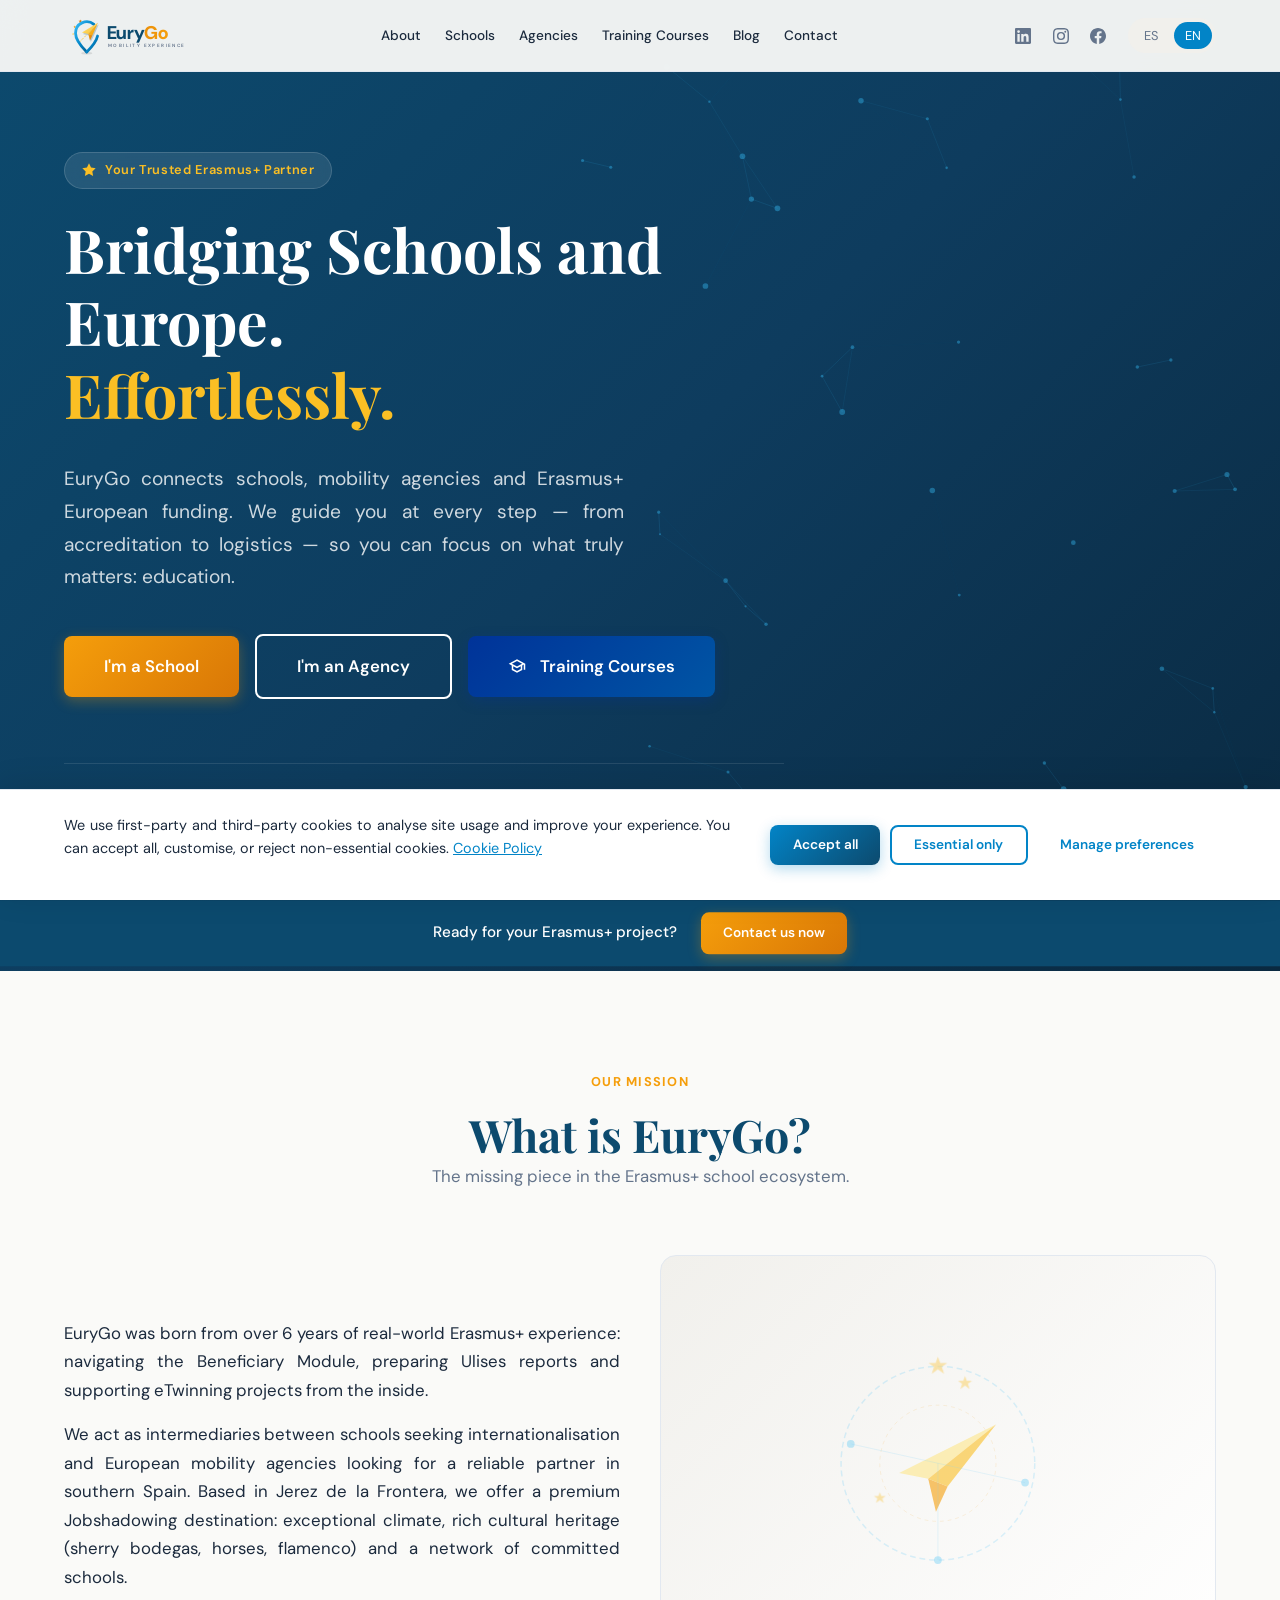
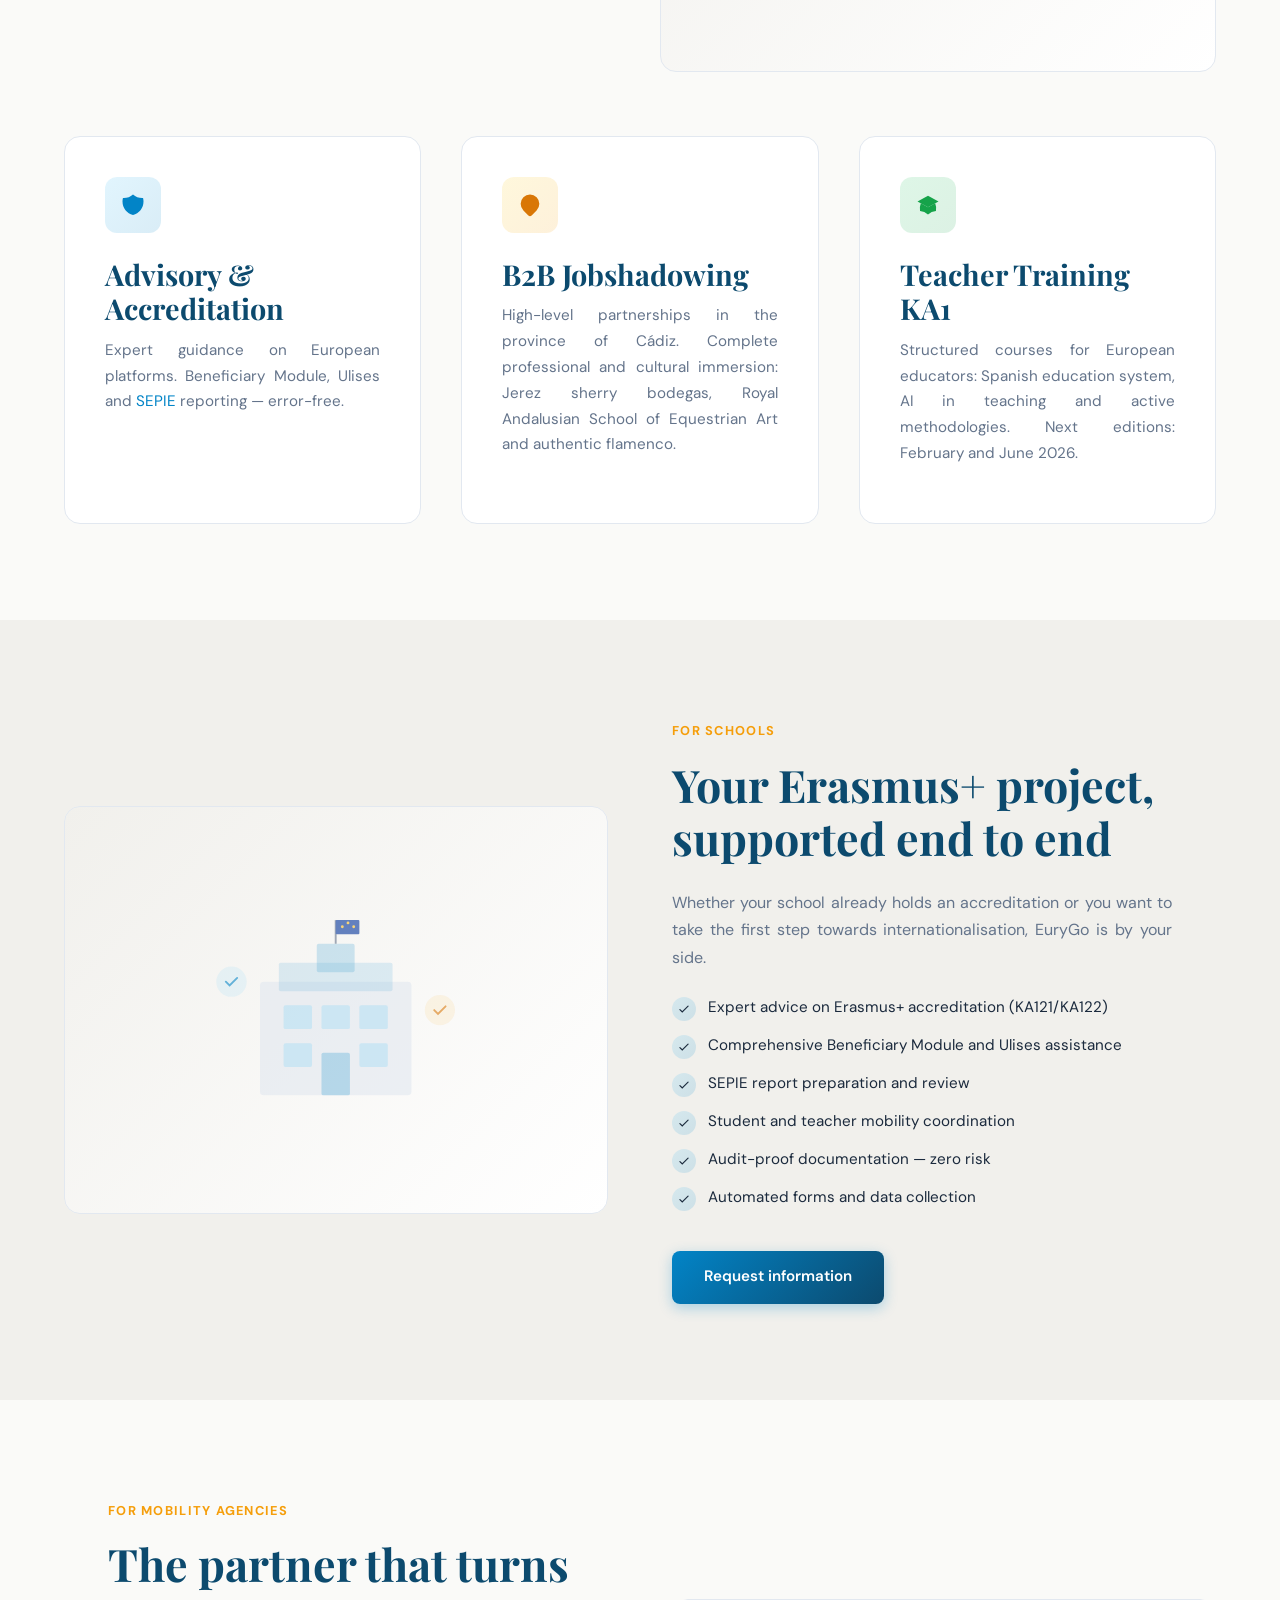
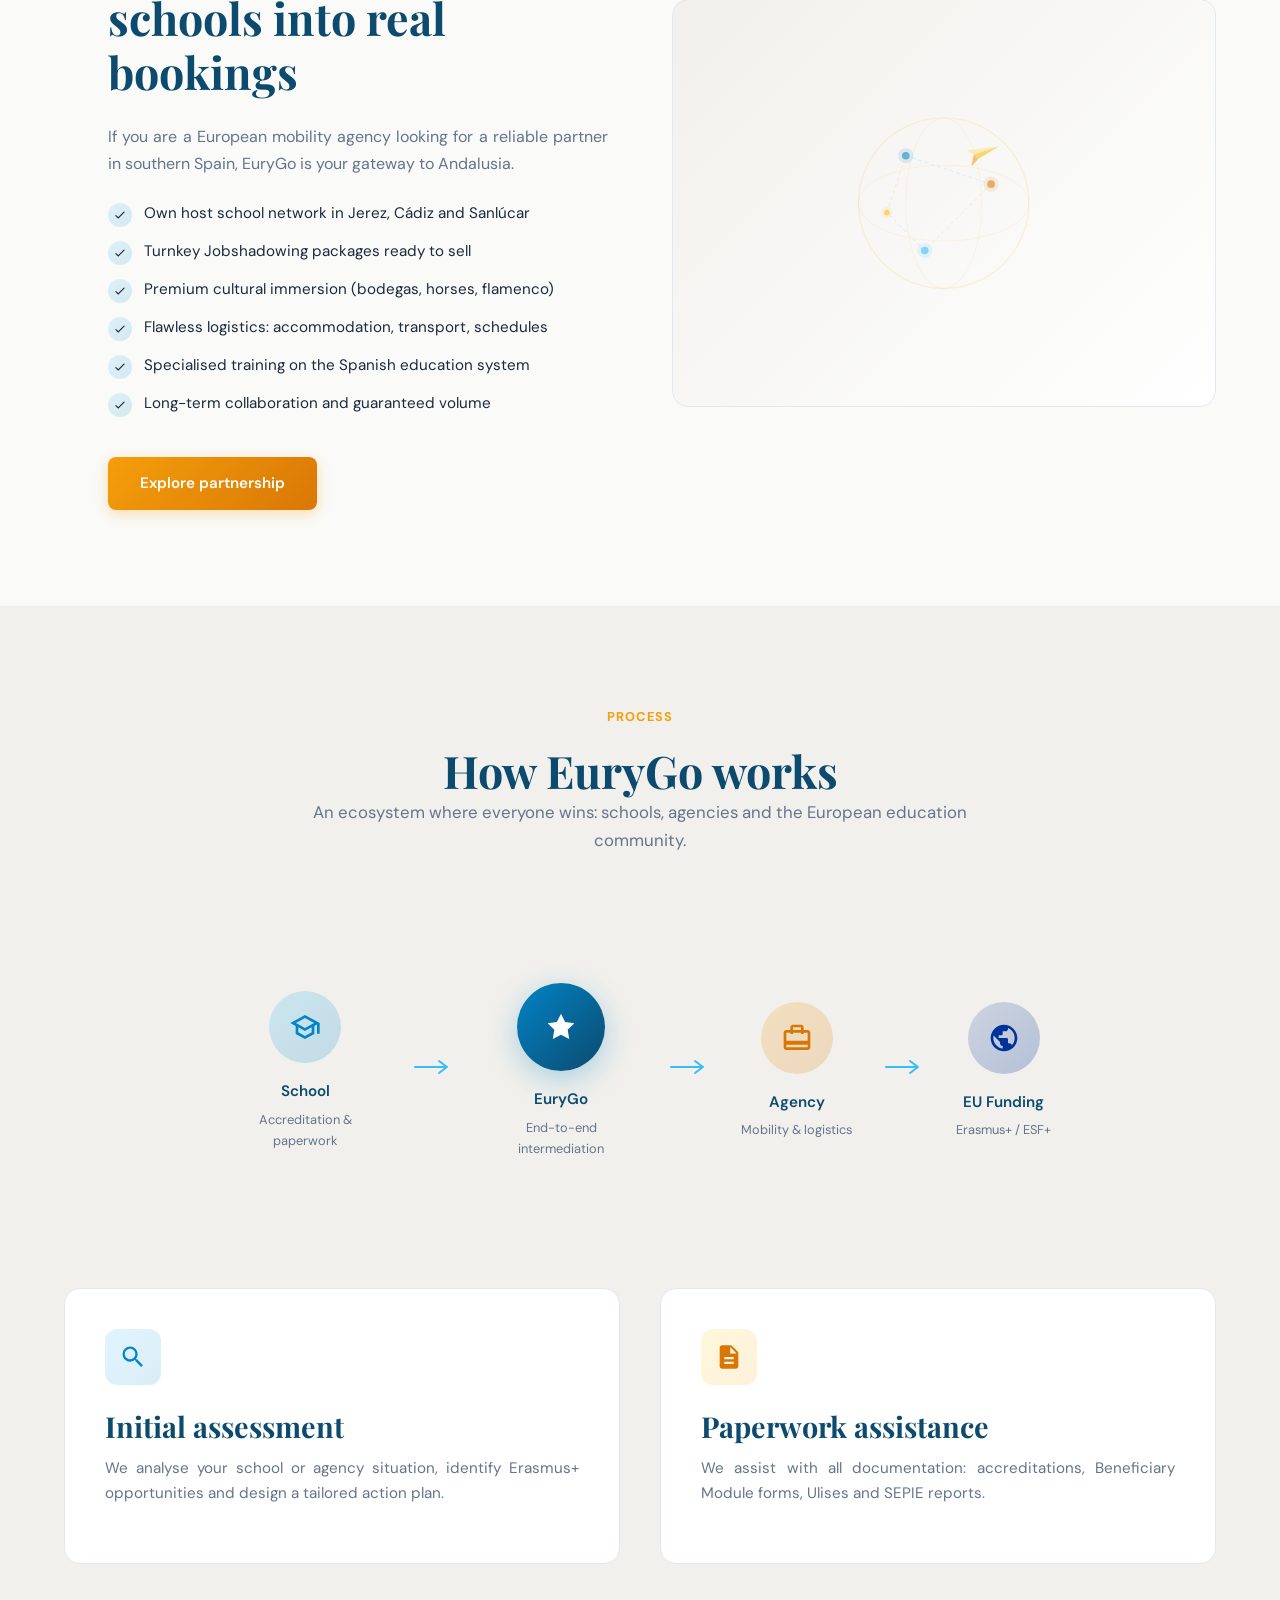
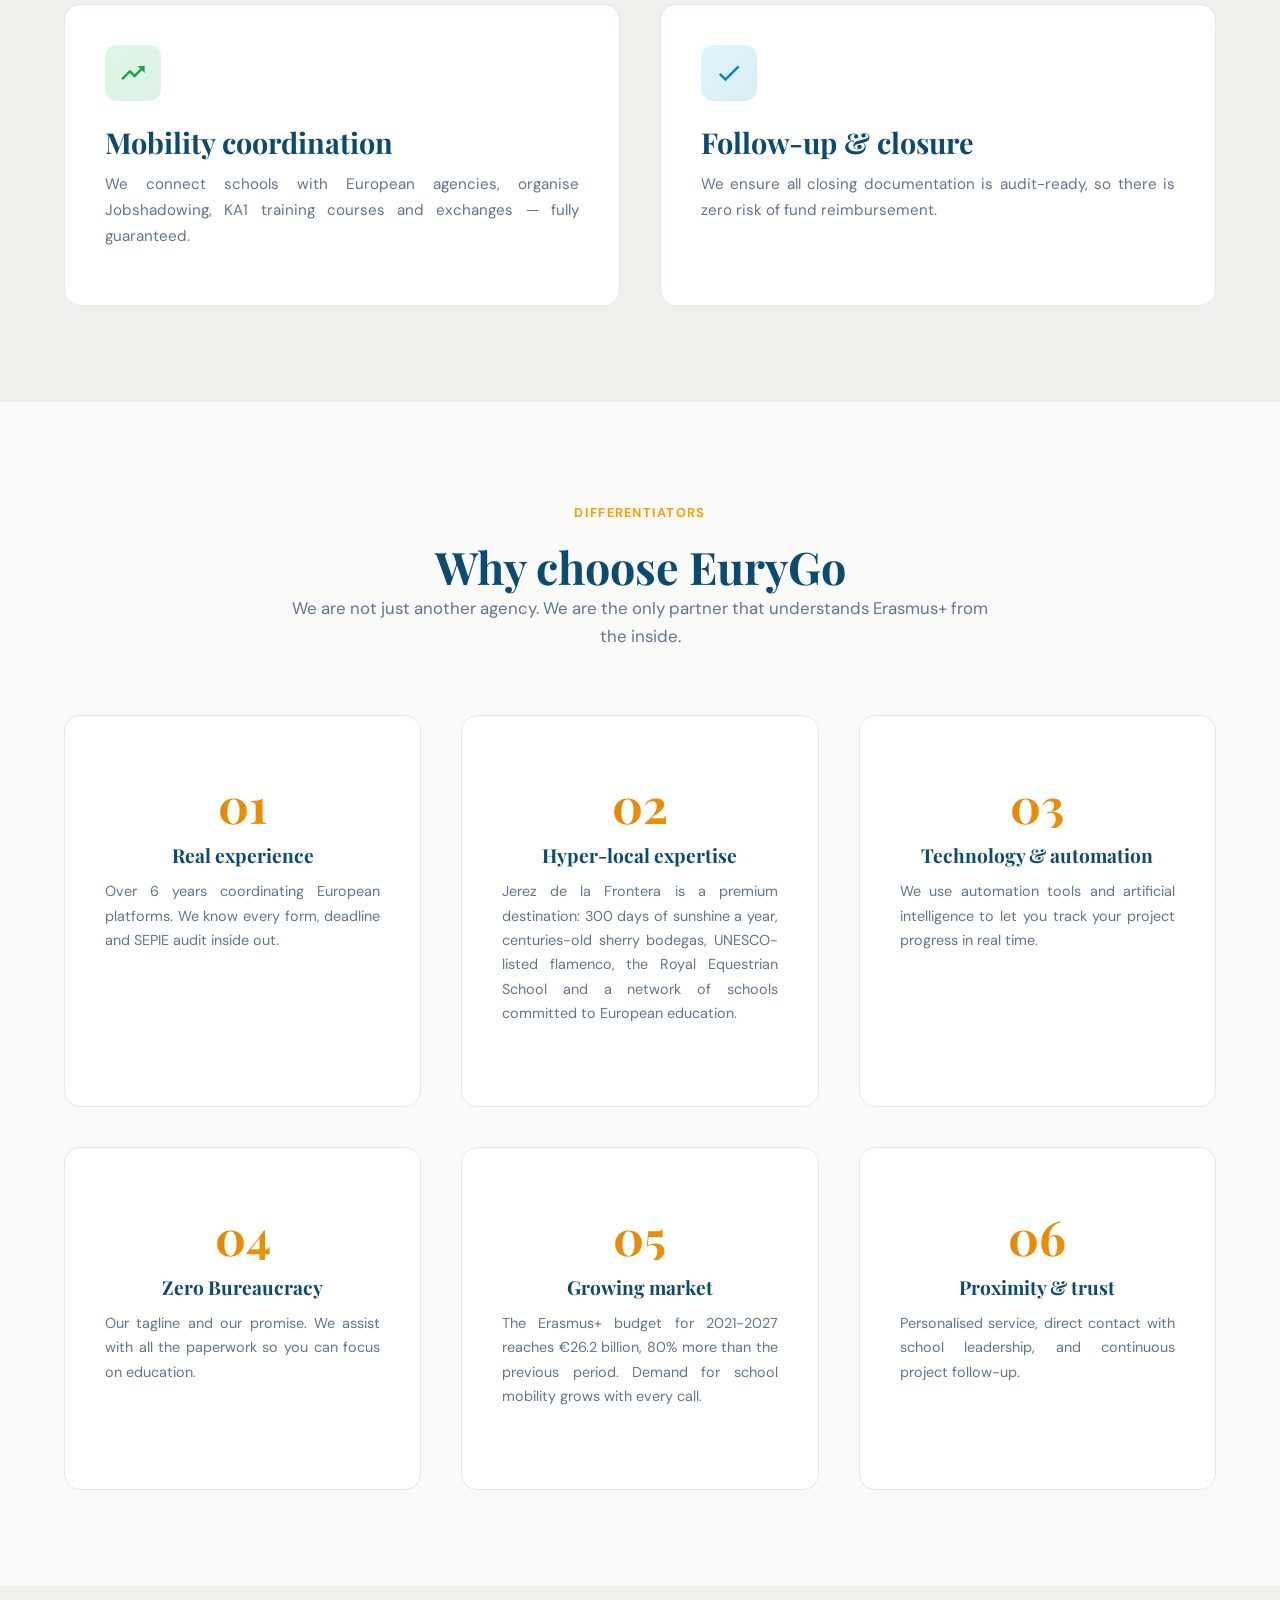
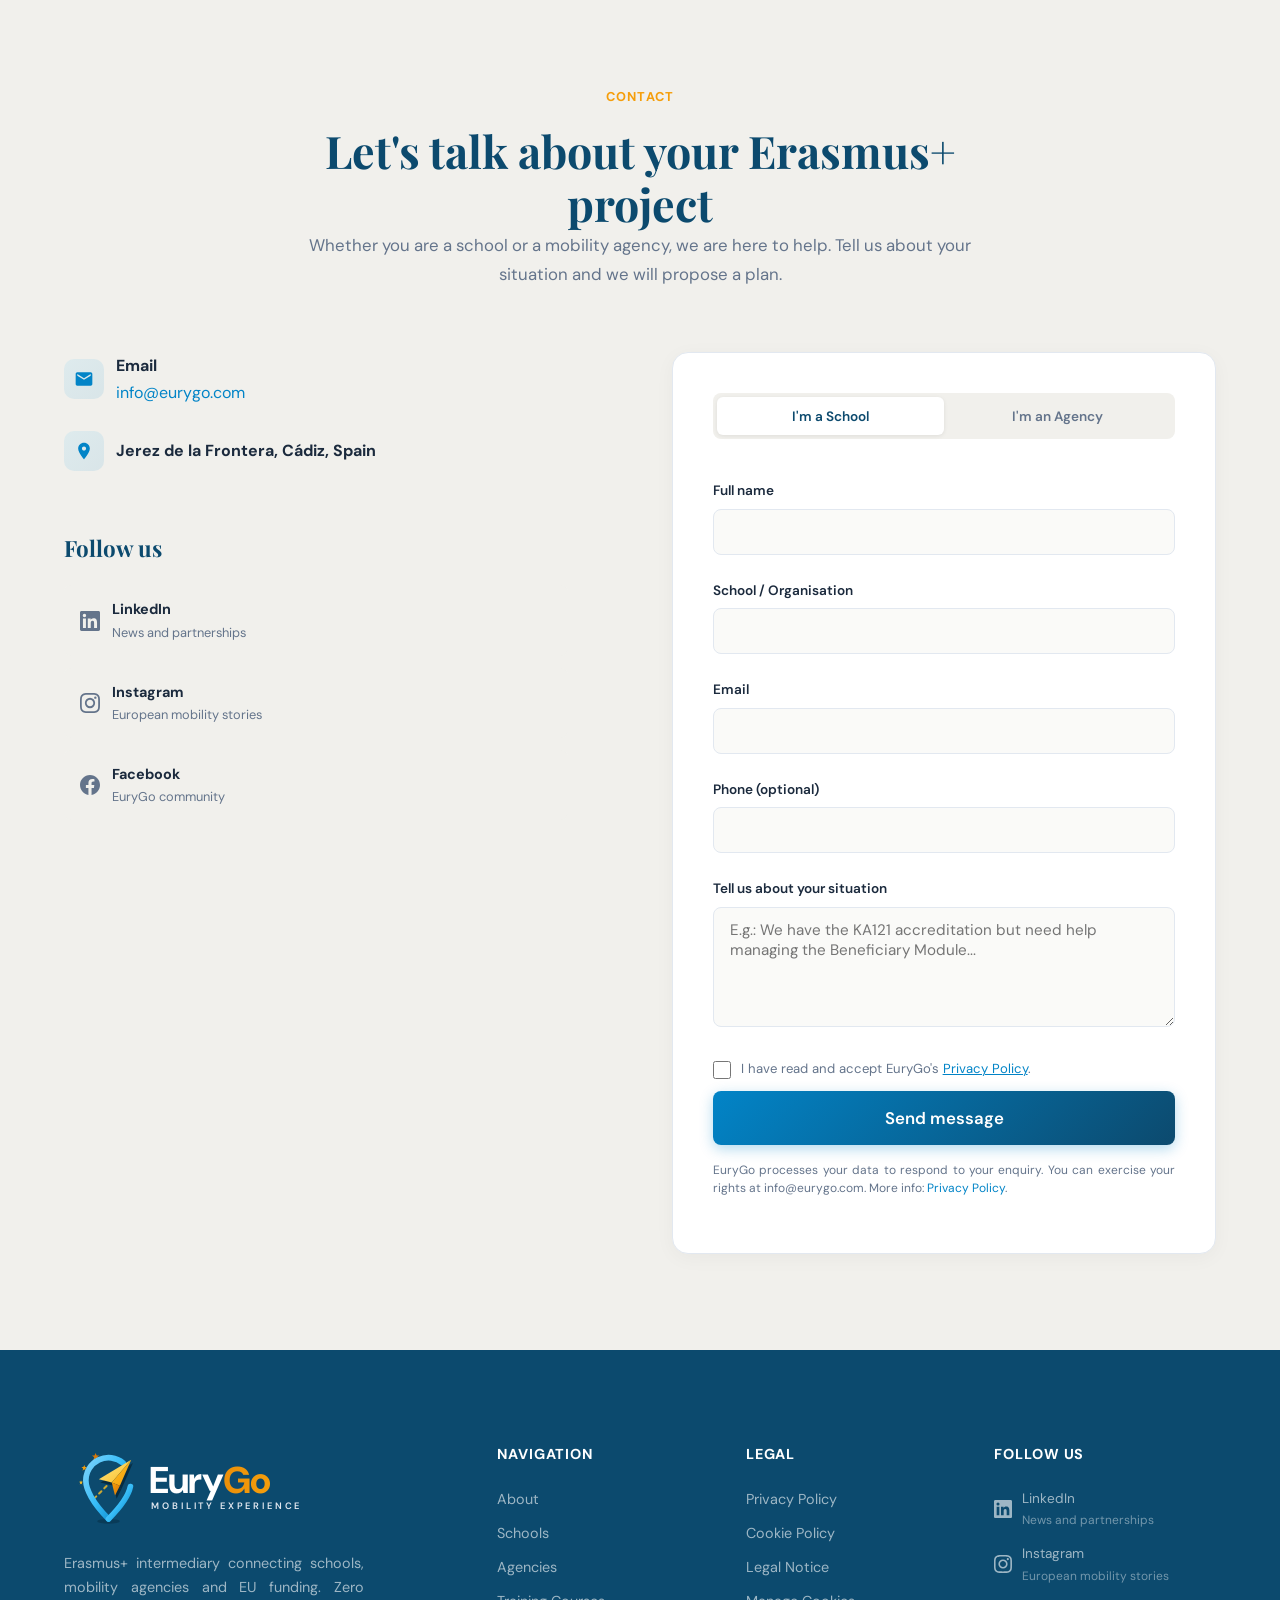
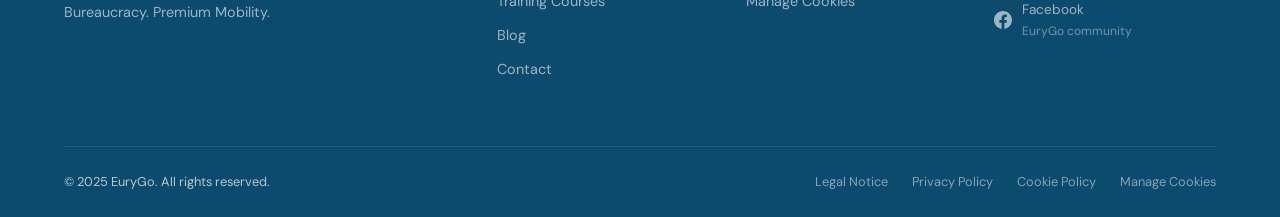
<file: en/index.html>
<!DOCTYPE html>
<html lang="en">
<head>
  <meta charset="UTF-8">
  <meta name="viewport" content="width=device-width, initial-scale=1.0">
  <title>EuryGo | Erasmus+ Partner for Schools and Travel Agencies</title>
  <meta name="description" content="EuryGo connects schools, mobility agencies and Erasmus+ EU funding. Accreditation management, B2B Jobshadowing and KA1 teacher training in Cadiz, Spain.">

  <!-- Open Graph -->
  <meta property="og:title" content="EuryGo | Erasmus+ Partner for Schools and Travel Agencies">
  <meta property="og:description" content="We connect schools with Europe. No red tape, full guarantees. End-to-end Erasmus+ support.">
  <meta property="og:type" content="website">
  <meta property="og:url" content="https://www.eurygo.com/en/">
  <meta property="og:image" content="https://www.eurygo.com/assets/images/og-image.jpg">
  <meta property="og:locale" content="en_GB">
  <meta property="og:locale:alternate" content="es_ES">

  <!-- Twitter -->
  <meta name="twitter:card" content="summary_large_image">
  <meta name="twitter:title" content="EuryGo | Erasmus+ Partner">
  <meta name="twitter:description" content="We connect schools with Europe. No red tape, full guarantees.">

  <!-- Hreflang -->
  <link rel="alternate" hreflang="es" href="https://www.eurygo.com/">
  <link rel="alternate" hreflang="en" href="https://www.eurygo.com/en/">
  <link rel="alternate" hreflang="x-default" href="https://www.eurygo.com/">

  <!-- Canonical -->
  <link rel="canonical" href="https://www.eurygo.com/en/">

  <!-- Fonts -->
  <link rel="preconnect" href="https://fonts.googleapis.com">
  <link rel="preconnect" href="https://fonts.gstatic.com" crossorigin>
  <link href="https://fonts.googleapis.com/css2?family=DM+Sans:wght@400;500;600;700&family=Playfair+Display:wght@600;700;800&display=swap" rel="stylesheet">

  <!-- Styles -->
  <link rel="stylesheet" href="/assets/css/main.css">

  <!-- Weglot (uncomment when API key is ready)
  <script type="text/javascript" src="https://cdn.weglot.com/weglot.min.js"></script>
  <script>Weglot.initialize({ api_key: 'YOUR_WEGLOT_API_KEY' });</script>
  -->

  <!-- Google Consent Mode v2 (BEFORE any Google script) -->
  <script>
    window.dataLayer = window.dataLayer || [];
    function gtag(){dataLayer.push(arguments);}
    gtag('consent', 'default', {
      'analytics_storage': 'denied',
      'ad_storage': 'denied',
      'ad_user_data': 'denied',
      'ad_personalization': 'denied',
      'wait_for_update': 500
    });
  </script>

  <!-- GA4 desactivado hasta configurar ID real en config.php
  <script async src="https://www.googletagmanager.com/gtag/js?id=G-XXXXXXXX"></script>
  <script>
    window.dataLayer = window.dataLayer || [];
    function gtag(){dataLayer.push(arguments);}
    gtag('js', new Date());
    gtag('config', 'G-XXXXXXXX', { 'anonymize_ip': true });
  </script>
  -->

  <!-- Schema.org Organization -->
  <script type="application/ld+json">
  {
    "@context": "https://schema.org",
    "@type": "Organization",
    "name": "EuryGo",
    "alternateName": "EuryGo Mobility Experience",
    "url": "https://www.eurygo.com",
    "logo": "https://www.eurygo.com/assets/images/logo.svg",
    "description": "Erasmus+ intermediary connecting schools, mobility agencies and EU funding.",
    "address": {
      "@type": "PostalAddress",
      "addressLocality": "Jerez de la Frontera",
      "addressRegion": "Cadiz",
      "addressCountry": "ES"
    },
    "sameAs": [
      "https://www.linkedin.com/in/eurygo",
      "https://www.instagram.com/eury.go/",
      "https://www.facebook.com/profile.php?id=61567452016442"
    ]
  }
  </script>
</head>
<body>

  <!-- Skip to content (a11y) -->
  <a href="#main" class="skip-link">Skip to main content</a>

  <!-- ========== NAVIGATION ========== -->
  <nav class="nav" role="navigation" aria-label="Main navigation">
    <div class="nav__inner">
      <!-- Logo -->
      <a href="/en/" class="nav__logo" aria-label="EuryGo - Home">
        <svg xmlns="http://www.w3.org/2000/svg" viewBox="0 0 360 100" width="160" height="44">
          <defs>
            <linearGradient id="navPinGrad" x1="0%" y1="0%" x2="100%" y2="100%">
              <stop offset="0%" stop-color="#38BDF8"/><stop offset="50%" stop-color="#0284C7"/><stop offset="100%" stop-color="#0C4A6E"/>
            </linearGradient>
            <linearGradient id="navPlaneLight" x1="0%" y1="0%" x2="100%" y2="100%">
              <stop offset="0%" stop-color="#FDE68A"/><stop offset="100%" stop-color="#FBBF24"/>
            </linearGradient>
            <linearGradient id="navPlaneMed" x1="0%" y1="0%" x2="100%" y2="100%">
              <stop offset="0%" stop-color="#FBBF24"/><stop offset="100%" stop-color="#F59E0B"/>
            </linearGradient>
            <linearGradient id="navPlaneDark" x1="0%" y1="0%" x2="100%" y2="100%">
              <stop offset="0%" stop-color="#F59E0B"/><stop offset="100%" stop-color="#D97706"/>
            </linearGradient>
            <linearGradient id="navGoldText" x1="0%" y1="0%" x2="100%" y2="0%">
              <stop offset="0%" stop-color="#D97706"/><stop offset="100%" stop-color="#F59E0B"/>
            </linearGradient>
          </defs>
          <g transform="translate(15, 5)">
            <ellipse cx="40" cy="88" rx="14" ry="3" fill="#000000" opacity="0.1"/>
            <polygon points="0,-5 1.5,-1.5 5,-1.5 2,1 3,5 0,2.5 -3,5 -2,1 -5,-1.5 -1.5,-1.5" transform="translate(6, 40) scale(0.5)" fill="#FBBF24"/>
            <polygon points="0,-5 1.5,-1.5 5,-1.5 2,1 3,5 0,2.5 -3,5 -2,1 -5,-1.5 -1.5,-1.5" transform="translate(10, 22) scale(0.7)" fill="#F59E0B"/>
            <polygon points="0,-5 1.5,-1.5 5,-1.5 2,1 3,5 0,2.5 -3,5 -2,1 -5,-1.5 -1.5,-1.5" transform="translate(24, 8) scale(0.9)" fill="#D97706"/>
            <path d="M 22,60 Q 30,52 38,44" fill="none" stroke="#FBBF24" stroke-width="2.5" stroke-linecap="round" stroke-dasharray="4,5" opacity="0.8"/>
            <path d="M 40,85 C 20,65 12,48 12,38 A 28,28 0 0,1 58,16" fill="none" stroke="url(#navPinGrad)" stroke-width="7" stroke-linecap="round"/>
            <path d="M 40,85 C 55,70 65,55 67,45" fill="none" stroke="url(#navPinGrad)" stroke-width="7" stroke-linecap="round"/>
            <g transform="translate(2, 4)" fill="#0C4A6E" opacity="0.25">
              <polygon points="68,12 28,36 44,40"/><polygon points="68,12 44,40 54,44"/><polygon points="44,40 48,56 54,44"/>
            </g>
            <g>
              <polygon points="68,12 28,36 44,40" fill="url(#navPlaneLight)"/>
              <polygon points="68,12 44,40 54,44" fill="url(#navPlaneMed)"/>
              <polygon points="44,40 48,56 54,44" fill="url(#navPlaneDark)"/>
            </g>
          </g>
          <text x="105" y="58" font-family="'DM Sans', sans-serif" font-weight="800" font-size="46" fill="#0C4A6E" letter-spacing="-1">Eury<tspan fill="url(#navGoldText)">Go</tspan></text>
          <text x="108" y="78" font-family="'DM Sans', sans-serif" font-weight="600" font-size="11.5" fill="#64748B" letter-spacing="3.5">MOBILITY EXPERIENCE</text>
        </svg>
      </a>

      <!-- Links -->
      <div class="nav__links">
        <a href="#about" class="nav__link" data-i18n="nav_about">What is EuryGo?</a>
        <a href="#schools" class="nav__link" data-i18n="nav_schools">Schools</a>
        <a href="#agencies" class="nav__link" data-i18n="nav_agencies">Agencies</a>
        <a href="/en/cursos/" class="nav__link" data-i18n="nav_courses">Training Courses</a>
        <a href="/en/blog/" class="nav__link" data-i18n="nav_blog">Blog</a>
        <a href="#contact" class="nav__link" data-i18n="nav_contact">Contact</a>
      </div>

      <!-- Right side -->
      <div class="nav__right">
        <!-- Social icons -->
        <div class="nav__social">
          <!-- TODO: Actualizar a linkedin.com/company/eurygo cuando se cree la página de empresa -->
          <a href="https://www.linkedin.com/in/eurygo" target="_blank" rel="noopener noreferrer" class="social--linkedin" data-track="social" data-social="linkedin" aria-label="LinkedIn">
            <svg viewBox="0 0 24 24"><path d="M20.447 20.452h-3.554v-5.569c0-1.328-.027-3.037-1.852-3.037-1.853 0-2.136 1.445-2.136 2.939v5.667H9.351V9h3.414v1.561h.046c.477-.9 1.637-1.85 3.37-1.85 3.601 0 4.267 2.37 4.267 5.455v6.286zM5.337 7.433a2.062 2.062 0 01-2.063-2.065 2.064 2.064 0 112.063 2.065zm1.782 13.019H3.555V9h3.564v11.452zM22.225 0H1.771C.792 0 0 .774 0 1.729v20.542C0 23.227.792 24 1.771 24h20.451C23.2 24 24 23.227 24 22.271V1.729C24 .774 23.2 0 22.222 0h.003z"/></svg>
          </a>
          <a href="https://www.instagram.com/eury.go/" target="_blank" rel="noopener noreferrer" class="social--instagram" data-track="social" data-social="instagram" aria-label="Instagram">
            <svg viewBox="0 0 24 24"><path d="M12 0C8.74 0 8.333.015 7.053.072 5.775.132 4.905.333 4.14.63c-.789.306-1.459.717-2.126 1.384S.935 3.35.63 4.14C.333 4.905.131 5.775.072 7.053.012 8.333 0 8.74 0 12s.015 3.667.072 4.947c.06 1.277.261 2.148.558 2.913.306.788.717 1.459 1.384 2.126.667.666 1.336 1.079 2.126 1.384.766.296 1.636.499 2.913.558C8.333 23.988 8.74 24 12 24s3.667-.015 4.947-.072c1.277-.06 2.148-.262 2.913-.558.788-.306 1.459-.718 2.126-1.384.666-.667 1.079-1.335 1.384-2.126.296-.765.499-1.636.558-2.913.06-1.28.072-1.687.072-4.947s-.015-3.667-.072-4.947c-.06-1.277-.262-2.149-.558-2.913-.306-.789-.718-1.459-1.384-2.126C21.319 1.347 20.651.935 19.86.63c-.765-.297-1.636-.499-2.913-.558C15.667.012 15.26 0 12 0zm0 2.16c3.203 0 3.585.016 4.85.071 1.17.055 1.805.249 2.227.415.562.217.96.477 1.382.896.419.42.679.819.896 1.381.164.422.36 1.057.413 2.227.057 1.266.07 1.646.07 4.85s-.015 3.585-.074 4.85c-.061 1.17-.256 1.805-.421 2.227-.224.562-.479.96-.899 1.382-.419.419-.824.679-1.38.896-.42.164-1.065.36-2.235.413-1.274.057-1.649.07-4.859.07-3.211 0-3.586-.015-4.859-.074-1.171-.061-1.816-.256-2.236-.421-.569-.224-.96-.479-1.379-.899-.421-.419-.69-.824-.9-1.38-.165-.42-.359-1.065-.42-2.235-.045-1.26-.061-1.649-.061-4.844 0-3.196.016-3.586.061-4.861.061-1.17.255-1.814.42-2.234.21-.57.479-.96.9-1.381.419-.419.81-.689 1.379-.898.42-.166 1.051-.361 2.221-.421 1.275-.045 1.65-.06 4.859-.06l.045.03zm0 3.678a6.162 6.162 0 100 12.324 6.162 6.162 0 100-12.324zM12 16c-2.21 0-4-1.79-4-4s1.79-4 4-4 4 1.79 4 4-1.79 4-4 4zm7.846-10.405a1.441 1.441 0 11-2.882 0 1.441 1.441 0 012.882 0z"/></svg>
          </a>
          <a href="https://www.facebook.com/profile.php?id=61567452016442" target="_blank" rel="noopener noreferrer" class="social--facebook" data-track="social" data-social="facebook" aria-label="Facebook">
            <svg viewBox="0 0 24 24"><path d="M24 12.073c0-6.627-5.373-12-12-12s-12 5.373-12 12c0 5.99 4.388 10.954 10.125 11.854v-8.385H7.078v-3.47h3.047V9.43c0-3.007 1.792-4.669 4.533-4.669 1.312 0 2.686.235 2.686.235v2.953H15.83c-1.491 0-1.956.925-1.956 1.874v2.25h3.328l-.532 3.47h-2.796v8.385C19.612 23.027 24 18.062 24 12.073z"/></svg>
          </a>
        </div>

        <!-- Language switch -->
        <div class="lang-switch">
          <button class="lang-switch__btn" data-lang="es">ES</button>
          <button class="lang-switch__btn lang-switch__btn--active" data-lang="en">EN</button>
        </div>

        <!-- Mobile toggle -->
        <button class="nav__toggle" aria-label="Menu" aria-expanded="false">
          <span></span><span></span><span></span>
        </button>
      </div>
    </div>
  </nav>

  <!-- ========== MAIN CONTENT ========== -->
  <main id="main">

    <!-- ===== HERO ===== -->
    <section class="hero" id="hero">
      <canvas id="hero-canvas" class="hero__canvas" aria-hidden="true"></canvas>
      <div class="container">
        <div class="hero__content">
          <div class="hero__badge">
            <svg viewBox="0 0 24 24"><path d="M12 2L15.09 8.26L22 9.27L17 14.14L18.18 21.02L12 17.77L5.82 21.02L7 14.14L2 9.27L8.91 8.26L12 2Z"/></svg>
            <span data-i18n="hero_badge">Your Trusted Erasmus+ Partner</span>
          </div>
          <h1>
            <span data-i18n="hero_title_1">Bridging Schools and Europe.</span><br>
            <span class="text-gold" data-i18n="hero_title_2">Effortlessly.</span>
          </h1>
          <p class="hero__subtitle" data-i18n="hero_subtitle">EuryGo connects schools, mobility agencies and Erasmus+ European funding. We guide you at every step — from accreditation to logistics — so you can focus on what truly matters: education.</p>
          <div class="hero__ctas">
            <a href="#schools" class="btn btn--gold btn--lg" data-track="cta-centros" data-i18n="hero_cta_schools">I'm a School</a>
            <a href="#agencies" class="btn btn--outline-white btn--lg" data-track="cta-agencias" data-i18n="hero_cta_agencies">I'm an Agency</a>
            <a href="/cursos/" class="btn btn--eu btn--lg" data-track="cta-cursos" data-i18n="hero_cta_courses"><svg viewBox="0 0 24 24" width="18" height="18" fill="currentColor" style="vertical-align:-3px;margin-right:6px;"><path d="M12 3L1 9l4 2.18v6L12 21l7-3.82v-6l2-1.09V17h2V9L12 3zm6.82 6L12 12.72 5.18 9 12 5.28 18.82 9zM17 15.99l-5 2.73-5-2.73v-3.72L12 15l5-2.73v3.72z"/></svg>Training Courses</a>
          </div>
          <div class="hero__stats">
            <div>
              <span class="hero__stat-number" data-i18n="hero_stat_1_number">6+</span>
              <span class="hero__stat-label" data-i18n="hero_stat_1_label">Years of experience</span>
            </div>
            <div>
              <span class="hero__stat-number" data-i18n="hero_stat_2_number">&euro;26.2B</span>
              <span class="hero__stat-label" data-i18n="hero_stat_2_label">Erasmus+ budget 2021-2027</span>
            </div>
            <div>
              <span class="hero__stat-number" data-i18n="hero_stat_3_number">100%</span>
              <span class="hero__stat-label" data-i18n="hero_stat_3_label">End-to-end Erasmus+ support</span>
            </div>
          </div>
        </div>
      </div>
    </section>

    <!-- ===== ABOUT / WHAT IS EURYGO? ===== -->
    <section class="section" id="about">
      <div class="container">
        <div class="section__header reveal">
          <span class="section__tag" data-i18n="about_tag">Our mission</span>
          <h2 data-i18n="about_title">What is EuryGo?</h2>
          <p data-i18n="about_subtitle">The missing piece in the Erasmus+ school ecosystem.</p>
        </div>
        <div class="grid grid--2 reveal" style="margin-bottom: var(--space-xl); align-items: center;">
          <div>
            <p data-i18n="about_p1" style="font-size: 1.05rem;">EuryGo was born from over 6 years of real-world Erasmus+ experience: navigating the Beneficiary Module, preparing Ulises reports and supporting eTwinning projects from the inside.</p>
            <p data-i18n="about_p2" style="font-size: 1.05rem;">We act as intermediaries between schools seeking internationalisation and European mobility agencies looking for a reliable partner in southern Spain. Our base in Jerez de la Frontera places us in a premium Jobshadowing destination: exceptional climate, rich cultural heritage (wineries, flamenco, horses) and a network of committed schools.</p>
          </div>
          <div class="segment__illustration">
            <!-- Stylized illustration: paper plane + EU stars -->
            <svg viewBox="0 0 400 300" fill="none" xmlns="http://www.w3.org/2000/svg">
              <rect width="400" height="300" fill="none"/>
              <!-- Dotted circle -->
              <circle cx="200" cy="150" r="100" stroke="#38BDF8" stroke-width="1.5" stroke-dasharray="6 4" opacity="0.3"/>
              <circle cx="200" cy="150" r="60" stroke="#F59E0B" stroke-width="1" stroke-dasharray="4 4" opacity="0.2"/>
              <!-- Stars -->
              <g fill="#FBBF24" opacity="0.6">
                <polygon points="200,60 203,68 212,68 205,73 208,82 200,76 192,82 195,73 188,68 197,68" transform="scale(0.8) translate(50,-10)"/>
                <polygon points="200,60 203,68 212,68 205,73 208,82 200,76 192,82 195,73 188,68 197,68" transform="scale(0.6) translate(180,40)"/>
                <polygon points="200,60 203,68 212,68 205,73 208,82 200,76 192,82 195,73 188,68 197,68" transform="scale(0.5) translate(80,300)"/>
              </g>
              <!-- Paper plane -->
              <g transform="translate(140, 100)">
                <polygon points="120,10 20,60 50,66" fill="#FDE68A"/>
                <polygon points="120,10 50,66 70,74" fill="#FBBF24"/>
                <polygon points="50,66 58,100 70,74" fill="#F59E0B"/>
              </g>
              <!-- Connection dots -->
              <circle cx="110" cy="130" r="4" fill="#38BDF8" opacity="0.5"/>
              <circle cx="290" cy="170" r="4" fill="#38BDF8" opacity="0.5"/>
              <circle cx="200" cy="250" r="4" fill="#38BDF8" opacity="0.5"/>
              <line x1="110" y1="130" x2="200" y2="150" stroke="#38BDF8" stroke-width="1" opacity="0.2"/>
              <line x1="290" y1="170" x2="200" y2="150" stroke="#38BDF8" stroke-width="1" opacity="0.2"/>
              <line x1="200" y1="250" x2="200" y2="150" stroke="#38BDF8" stroke-width="1" opacity="0.2"/>
            </svg>
          </div>
        </div>
        <div class="grid grid--3">
          <div class="card reveal reveal--delay-1">
            <div class="card__icon card__icon--blue">
              <svg viewBox="0 0 24 24"><path d="M9 12l2 2 4-4m5.618-4.016A11.955 11.955 0 0112 2.944a11.955 11.955 0 01-8.618 3.04A12.02 12.02 0 003 9c0 5.591 3.824 10.29 9 11.622 5.176-1.332 9-6.03 9-11.622 0-1.042-.133-2.052-.382-3.016z"/></svg>
            </div>
            <h3 data-i18n="about_card1_title">Advisory & Accreditation</h3>
            <p data-i18n="about_card1_text">Expert guidance on European platforms. Beneficiary Module, Ulises and <a href="https://www.sepie.es" target="_blank" rel="noopener noreferrer">SEPIE</a> reporting — error-free.</p>
          </div>
          <div class="card reveal reveal--delay-2">
            <div class="card__icon card__icon--gold">
              <svg viewBox="0 0 24 24"><path d="M17.657 16.657L13.414 20.9a1.998 1.998 0 01-2.827 0l-4.244-4.243a8 8 0 1111.314 0z"/><path d="M15 11a3 3 0 11-6 0 3 3 0 016 0z"/></svg>
            </div>
            <h3 data-i18n="about_card2_title">B2B Jobshadowing</h3>
            <p data-i18n="about_card2_text">High-level partnerships in the province of Cádiz. Complete professional and cultural immersion: Jerez sherry bodegas, Royal Andalusian School of Equestrian Art and authentic flamenco.</p>
          </div>
          <div class="card reveal reveal--delay-3">
            <div class="card__icon card__icon--green">
              <svg viewBox="0 0 24 24"><path d="M12 14l9-5-9-5-9 5 9 5z"/><path d="M12 14l6.16-3.422a12.083 12.083 0 01.665 6.479A11.952 11.952 0 0012 20.055a11.952 11.952 0 00-6.824-2.998 12.078 12.078 0 01.665-6.479L12 14z"/></svg>
            </div>
            <h3 data-i18n="about_card3_title">KA1 Teacher Training</h3>
            <p data-i18n="about_card3_text">Structured courses for European educators: Spanish education system, AI in teaching and active methodologies. Next editions: February and June 2026.</p>
          </div>
        </div>
      </div>
    </section>

    <!-- ===== FOR SCHOOLS ===== -->
    <section class="section section--alt" id="schools">
      <div class="container">
        <div class="segment reveal">
          <div class="segment__visual">
            <div class="segment__illustration">
              <svg viewBox="0 0 400 300" fill="none">
                <!-- School building illustration -->
                <rect x="120" y="120" width="160" height="120" rx="4" fill="#E2E8F0"/>
                <rect x="140" y="100" width="120" height="30" rx="2" fill="#0284C7" opacity="0.2"/>
                <rect x="180" y="80" width="40" height="30" rx="2" fill="#0284C7" opacity="0.3"/>
                <!-- Windows -->
                <rect x="145" y="145" width="30" height="25" rx="2" fill="#38BDF8" opacity="0.3"/>
                <rect x="185" y="145" width="30" height="25" rx="2" fill="#38BDF8" opacity="0.3"/>
                <rect x="225" y="145" width="30" height="25" rx="2" fill="#38BDF8" opacity="0.3"/>
                <rect x="145" y="185" width="30" height="25" rx="2" fill="#38BDF8" opacity="0.3"/>
                <rect x="225" y="185" width="30" height="25" rx="2" fill="#38BDF8" opacity="0.3"/>
                <!-- Door -->
                <rect x="185" y="195" width="30" height="45" rx="2" fill="#0284C7" opacity="0.4"/>
                <!-- Flag -->
                <line x1="200" y1="80" x2="200" y2="55" stroke="#64748B" stroke-width="2"/>
                <rect x="200" y="55" width="25" height="15" rx="1" fill="#003399"/>
                <!-- Stars -->
                <circle cx="207" cy="62" r="1.5" fill="#FBBF24"/>
                <circle cx="213" cy="58" r="1.5" fill="#FBBF24"/>
                <circle cx="219" cy="62" r="1.5" fill="#FBBF24"/>
                <!-- Checkmarks floating -->
                <circle cx="90" cy="120" r="16" fill="#38BDF8" opacity="0.15"/>
                <path d="M84 120l4 4 8-8" stroke="#0284C7" stroke-width="2" fill="none" stroke-linecap="round"/>
                <circle cx="310" cy="150" r="16" fill="#F59E0B" opacity="0.15"/>
                <path d="M304 150l4 4 8-8" stroke="#D97706" stroke-width="2" fill="none" stroke-linecap="round"/>
              </svg>
            </div>
          </div>
          <div class="segment__content">
            <span class="section__tag" data-i18n="schools_tag">For schools</span>
            <h2 data-i18n="schools_title">Your Erasmus+ project, supported end to end</h2>
            <p data-i18n="schools_subtitle">Whether your school already holds accreditation or you want to take the first step towards internationalisation, EuryGo is with you every step of the way.</p>
            <div class="segment__features">
              <div class="segment__feature">
                <span class="segment__feature-icon"><svg viewBox="0 0 24 24"><path d="M5 13l4 4L19 7" stroke="currentColor" stroke-width="2" fill="none" stroke-linecap="round"/></svg></span>
                <span data-i18n="schools_feature1">Expert guidance on Erasmus+ accreditation (KA121/KA122)</span>
              </div>
              <div class="segment__feature">
                <span class="segment__feature-icon"><svg viewBox="0 0 24 24"><path d="M5 13l4 4L19 7" stroke="currentColor" stroke-width="2" fill="none" stroke-linecap="round"/></svg></span>
                <span data-i18n="schools_feature2">Comprehensive Beneficiary Module and Ulises assistance</span>
              </div>
              <div class="segment__feature">
                <span class="segment__feature-icon"><svg viewBox="0 0 24 24"><path d="M5 13l4 4L19 7" stroke="currentColor" stroke-width="2" fill="none" stroke-linecap="round"/></svg></span>
                <span data-i18n="schools_feature3">SEPIE report preparation and review</span>
              </div>
              <div class="segment__feature">
                <span class="segment__feature-icon"><svg viewBox="0 0 24 24"><path d="M5 13l4 4L19 7" stroke="currentColor" stroke-width="2" fill="none" stroke-linecap="round"/></svg></span>
                <span data-i18n="schools_feature4">Student and staff mobility coordination</span>
              </div>
              <div class="segment__feature">
                <span class="segment__feature-icon"><svg viewBox="0 0 24 24"><path d="M5 13l4 4L19 7" stroke="currentColor" stroke-width="2" fill="none" stroke-linecap="round"/></svg></span>
                <span data-i18n="schools_feature5">Audit-ready: flawless documentation</span>
              </div>
              <div class="segment__feature">
                <span class="segment__feature-icon"><svg viewBox="0 0 24 24"><path d="M5 13l4 4L19 7" stroke="currentColor" stroke-width="2" fill="none" stroke-linecap="round"/></svg></span>
                <span data-i18n="schools_feature6">Automated forms and data collection</span>
              </div>
            </div>
            <a href="#contact" class="btn btn--primary" data-i18n="schools_cta">Request information</a>
          </div>
        </div>
      </div>
    </section>

    <!-- ===== FOR AGENCIES ===== -->
    <section class="section" id="agencies">
      <div class="container">
        <div class="segment segment--reverse reveal">
          <div class="segment__visual">
            <div class="segment__illustration">
              <svg viewBox="0 0 400 300" fill="none">
                <!-- Globe / network illustration -->
                <circle cx="200" cy="150" r="90" stroke="#F59E0B" stroke-width="1.5" opacity="0.2"/>
                <ellipse cx="200" cy="150" rx="90" ry="40" stroke="#F59E0B" stroke-width="1" opacity="0.15"/>
                <ellipse cx="200" cy="150" rx="40" ry="90" stroke="#F59E0B" stroke-width="1" opacity="0.15"/>
                <!-- Location pins -->
                <g transform="translate(160,100)">
                  <circle cx="0" cy="0" r="8" fill="#0284C7" opacity="0.2"/>
                  <circle cx="0" cy="0" r="4" fill="#0284C7"/>
                </g>
                <g transform="translate(250,130)">
                  <circle cx="0" cy="0" r="8" fill="#D97706" opacity="0.2"/>
                  <circle cx="0" cy="0" r="4" fill="#D97706"/>
                </g>
                <g transform="translate(180,200)">
                  <circle cx="0" cy="0" r="8" fill="#38BDF8" opacity="0.2"/>
                  <circle cx="0" cy="0" r="4" fill="#38BDF8"/>
                </g>
                <g transform="translate(140,160)">
                  <circle cx="0" cy="0" r="6" fill="#FBBF24" opacity="0.2"/>
                  <circle cx="0" cy="0" r="3" fill="#FBBF24"/>
                </g>
                <!-- Connections -->
                <line x1="160" y1="100" x2="250" y2="130" stroke="#38BDF8" stroke-width="1" opacity="0.3" stroke-dasharray="4 3"/>
                <line x1="250" y1="130" x2="180" y2="200" stroke="#F59E0B" stroke-width="1" opacity="0.3" stroke-dasharray="4 3"/>
                <line x1="180" y1="200" x2="140" y2="160" stroke="#38BDF8" stroke-width="1" opacity="0.3" stroke-dasharray="4 3"/>
                <line x1="140" y1="160" x2="160" y2="100" stroke="#F59E0B" stroke-width="1" opacity="0.3" stroke-dasharray="4 3"/>
                <!-- Plane -->
                <g transform="translate(230, 80) rotate(20)">
                  <polygon points="30,0 0,15 8,17" fill="#FDE68A"/>
                  <polygon points="30,0 8,17 14,20" fill="#FBBF24"/>
                  <polygon points="8,17 10,30 14,20" fill="#F59E0B"/>
                </g>
              </svg>
            </div>
          </div>
          <div class="segment__content">
            <span class="section__tag" data-i18n="agencies_tag">For mobility agencies</span>
            <h2 data-i18n="agencies_title">The partner that turns schools into real bookings</h2>
            <p data-i18n="agencies_subtitle">If you are a European mobility agency and need a reliable partner in southern Spain, EuryGo is your gateway to Andalusia.</p>
            <div class="segment__features">
              <div class="segment__feature">
                <span class="segment__feature-icon"><svg viewBox="0 0 24 24"><path d="M5 13l4 4L19 7" stroke="currentColor" stroke-width="2" fill="none" stroke-linecap="round"/></svg></span>
                <span data-i18n="agencies_feature1">Own network of host schools in Jerez, Cadiz and Sanlucar</span>
              </div>
              <div class="segment__feature">
                <span class="segment__feature-icon"><svg viewBox="0 0 24 24"><path d="M5 13l4 4L19 7" stroke="currentColor" stroke-width="2" fill="none" stroke-linecap="round"/></svg></span>
                <span data-i18n="agencies_feature2">Turnkey Jobshadowing packages ready to sell</span>
              </div>
              <div class="segment__feature">
                <span class="segment__feature-icon"><svg viewBox="0 0 24 24"><path d="M5 13l4 4L19 7" stroke="currentColor" stroke-width="2" fill="none" stroke-linecap="round"/></svg></span>
                <span data-i18n="agencies_feature3">High-level professional + cultural immersion (wineries, horses, flamenco)</span>
              </div>
              <div class="segment__feature">
                <span class="segment__feature-icon"><svg viewBox="0 0 24 24"><path d="M5 13l4 4L19 7" stroke="currentColor" stroke-width="2" fill="none" stroke-linecap="round"/></svg></span>
                <span data-i18n="agencies_feature4">Flawless logistics: accommodation, transport, scheduling</span>
              </div>
              <div class="segment__feature">
                <span class="segment__feature-icon"><svg viewBox="0 0 24 24"><path d="M5 13l4 4L19 7" stroke="currentColor" stroke-width="2" fill="none" stroke-linecap="round"/></svg></span>
                <span data-i18n="agencies_feature5">Specialised training on the Spanish education system</span>
              </div>
              <div class="segment__feature">
                <span class="segment__feature-icon"><svg viewBox="0 0 24 24"><path d="M5 13l4 4L19 7" stroke="currentColor" stroke-width="2" fill="none" stroke-linecap="round"/></svg></span>
                <span data-i18n="agencies_feature6">Stable collaboration and guaranteed volume</span>
              </div>
            </div>
            <a href="#contact" class="btn btn--gold" data-i18n="agencies_cta">Explore partnership</a>
          </div>
        </div>
      </div>
    </section>

    <!-- ===== HOW IT WORKS ===== -->
    <section class="section section--alt" id="how">
      <div class="container">
        <div class="section__header reveal">
          <span class="section__tag" data-i18n="how_tag">Process</span>
          <h2 data-i18n="how_title">How EuryGo works</h2>
          <p data-i18n="how_subtitle">An ecosystem where everyone wins: schools, agencies and the European educational community.</p>
        </div>

        <!-- Flow diagram -->
        <div class="flow-diagram reveal">
          <div class="flow-node">
            <div class="flow-node__icon flow-node__icon--school">
              <svg viewBox="0 0 24 24"><path d="M12 3L1 9l4 2.18v6L12 21l7-3.82v-6l2-1.09V17h2V9L12 3zm6.82 6L12 12.72 5.18 9 12 5.28 18.82 9zM17 15.99l-5 2.73-5-2.73v-3.72L12 15l5-2.73v3.72z"/></svg>
            </div>
            <span class="flow-node__label" data-i18n="how_node_school">School</span>
            <span class="flow-node__sublabel" data-i18n="how_node_school_sub">Accreditation & paperwork</span>
          </div>
          <div class="flow-arrow" aria-hidden="true">
            <svg viewBox="0 0 40 24"><path d="M2 12h32m-8-6l8 6-8 6" stroke="currentColor" stroke-width="2" fill="none" stroke-linecap="round" stroke-linejoin="round"/></svg>
          </div>
          <div class="flow-node">
            <div class="flow-node__icon flow-node__icon--eurygo">
              <svg viewBox="0 0 24 24" fill="white" width="40" height="40"><polygon points="12,2 15.09,8.26 22,9.27 17,14.14 18.18,21.02 12,17.77 5.82,21.02 7,14.14 2,9.27 8.91,8.26"/></svg>
            </div>
            <span class="flow-node__label" data-i18n="how_node_eurygo">EuryGo</span>
            <span class="flow-node__sublabel" data-i18n="how_node_eurygo_sub">End-to-end intermediation</span>
          </div>
          <div class="flow-arrow" aria-hidden="true">
            <svg viewBox="0 0 40 24"><path d="M2 12h32m-8-6l8 6-8 6" stroke="currentColor" stroke-width="2" fill="none" stroke-linecap="round" stroke-linejoin="round"/></svg>
          </div>
          <div class="flow-node">
            <div class="flow-node__icon flow-node__icon--agency">
              <svg viewBox="0 0 24 24"><path d="M20 6h-3V4c0-1.1-.9-2-2-2H9c-1.1 0-2 .9-2 2v2H4c-1.1 0-2 .9-2 2v11c0 1.1.9 2 2 2h16c1.1 0 2-.9 2-2V8c0-1.1-.9-2-2-2zM9 4h6v2H9V4zm11 15H4v-2h16v2zm0-5H4V8h3v1h2V8h6v1h2V8h3v6z"/></svg>
            </div>
            <span class="flow-node__label" data-i18n="how_node_agency">Agency</span>
            <span class="flow-node__sublabel" data-i18n="how_node_agency_sub">Mobility & logistics</span>
          </div>
          <div class="flow-arrow" aria-hidden="true">
            <svg viewBox="0 0 40 24"><path d="M2 12h32m-8-6l8 6-8 6" stroke="currentColor" stroke-width="2" fill="none" stroke-linecap="round" stroke-linejoin="round"/></svg>
          </div>
          <div class="flow-node">
            <div class="flow-node__icon flow-node__icon--eu">
              <svg viewBox="0 0 24 24"><path d="M12 2C6.48 2 2 6.48 2 12s4.48 10 10 10 10-4.48 10-10S17.52 2 12 2zm-1 17.93c-3.95-.49-7-3.85-7-7.93 0-.62.08-1.21.21-1.79L9 15v1c0 1.1.9 2 2 2v1.93zm6.9-2.54c-.26-.81-1-1.39-1.9-1.39h-1v-3c0-.55-.45-1-1-1H8v-2h2c.55 0 1-.45 1-1V7h2c1.1 0 2-.9 2-2v-.41c2.93 1.19 5 4.06 5 7.41 0 2.08-.8 3.97-2.1 5.39z"/></svg>
            </div>
            <span class="flow-node__label" data-i18n="how_node_eu">EU Funding</span>
            <span class="flow-node__sublabel" data-i18n="how_node_eu_sub">Erasmus+ / ESF+</span>
          </div>
        </div>

        <!-- Steps -->
        <div class="grid grid--2" style="margin-top: var(--space-xl);">
          <div class="card reveal reveal--delay-1">
            <div class="card__icon card__icon--blue">
              <svg viewBox="0 0 24 24"><path d="M15.5 14h-.79l-.28-.27A6.471 6.471 0 0016 9.5 6.5 6.5 0 109.5 16c1.61 0 3.09-.59 4.23-1.57l.27.28v.79l5 4.99L20.49 19l-4.99-5zm-6 0C7.01 14 5 11.99 5 9.5S7.01 5 9.5 5 14 7.01 14 9.5 11.99 14 9.5 14z"/></svg>
            </div>
            <h3 data-i18n="how_step1_title">Initial assessment</h3>
            <p data-i18n="how_step1_text">We analyse your school or agency situation, identify Erasmus+ opportunities and design a personalised action plan.</p>
          </div>
          <div class="card reveal reveal--delay-2">
            <div class="card__icon card__icon--gold">
              <svg viewBox="0 0 24 24"><path d="M14 2H6c-1.1 0-1.99.9-1.99 2L4 20c0 1.1.89 2 1.99 2H18c1.1 0 2-.9 2-2V8l-6-6zm2 16H8v-2h8v2zm0-4H8v-2h8v2zm-3-5V3.5L18.5 9H13z"/></svg>
            </div>
            <h3 data-i18n="how_step2_title">Paperwork assistance</h3>
            <p data-i18n="how_step2_text">We take care of all documentation: accreditations, Beneficiary Module forms, Ulises and SEPIE reports.</p>
          </div>
          <div class="card reveal reveal--delay-3">
            <div class="card__icon card__icon--green">
              <svg viewBox="0 0 24 24"><path d="M16 6l2.29 2.29-4.88 4.88-4-4L2 16.59 3.41 18l6-6 4 4 6.3-6.29L22 12V6z"/></svg>
            </div>
            <h3 data-i18n="how_step3_title">Mobility coordination</h3>
            <p data-i18n="how_step3_text">We connect schools with European agencies, organise Jobshadowing, KA1 training and exchanges with full guarantees.</p>
          </div>
          <div class="card reveal reveal--delay-4">
            <div class="card__icon card__icon--blue">
              <svg viewBox="0 0 24 24"><path d="M9 16.17L4.83 12l-1.42 1.41L9 19 21 7l-1.41-1.41z"/></svg>
            </div>
            <h3 data-i18n="how_step4_title">Follow-up and closure</h3>
            <p data-i18n="how_step4_text">We ensure all closing documentation is correct so you pass audits with no risk of fund clawback.</p>
          </div>
        </div>
      </div>
    </section>

    <!-- ===== WHY EURYGO ===== -->
    <section class="section" id="why">
      <div class="container">
        <div class="section__header reveal">
          <span class="section__tag" data-i18n="why_tag">Differentiators</span>
          <h2 data-i18n="why_title">Why choose EuryGo</h2>
          <p data-i18n="why_subtitle">We are not just another agency. We are the only partner that understands Erasmus+ from the inside.</p>
        </div>
        <div class="differentiators">
          <div class="diff-card reveal reveal--delay-1">
            <div class="diff-card__number">01</div>
            <h3 data-i18n="why_diff1_title">Real experience</h3>
            <p data-i18n="why_diff1_text">Over 6 years as a European platform coordinator. We know every form, deadline and SEPIE audit.</p>
          </div>
          <div class="diff-card reveal reveal--delay-2">
            <div class="diff-card__number">02</div>
            <h3 data-i18n="why_diff2_title">Hyper-localisation</h3>
            <p data-i18n="why_diff2_text">Jerez de la Frontera is a premium destination: 300 days of sunshine a year, centuries-old sherry bodegas, UNESCO-listed flamenco, the Royal Equestrian School and a network of schools committed to European education.</p>
          </div>
          <div class="diff-card reveal reveal--delay-3">
            <div class="diff-card__number">03</div>
            <h3 data-i18n="why_diff3_title">Technology & automation</h3>
            <p data-i18n="why_diff3_text">We use automation tools and artificial intelligence to let you track your project progress in real time.</p>
          </div>
          <div class="diff-card reveal reveal--delay-1">
            <div class="diff-card__number">04</div>
            <h3 data-i18n="why_diff4_title">Zero Bureaucracy</h3>
            <p data-i18n="why_diff4_text">Our tagline and our promise. We assist with all the paperwork so you can focus on education.</p>
          </div>
          <div class="diff-card reveal reveal--delay-2">
            <div class="diff-card__number">05</div>
            <h3 data-i18n="why_diff5_title">More demand than supply</h3>
            <p data-i18n="why_diff5_text">The Erasmus+ budget for 2021-2027 reaches €26.2 billion, 80% more than the previous period. Demand for school mobility grows with every call.</p>
          </div>
          <div class="diff-card reveal reveal--delay-3">
            <div class="diff-card__number">06</div>
            <h3 data-i18n="why_diff6_title">Closeness and trust</h3>
            <p data-i18n="why_diff6_text">Personalised service, direct contact with school leadership teams and continuous project follow-up.</p>
          </div>
        </div>
      </div>
    </section>

    <!-- ===== CONTACT ===== -->
    <section class="section section--alt" id="contact">
      <div class="container">
        <div class="section__header reveal">
          <span class="section__tag" data-i18n="contact_tag">Contact</span>
          <h2 data-i18n="contact_title">Let's talk about your Erasmus+ project</h2>
          <p data-i18n="contact_subtitle">Whether you are a school or a mobility agency, we are here to help. Tell us about your situation and we will propose a plan.</p>
        </div>
        <div class="contact reveal">
          <!-- Info column -->
          <div class="contact__info">
            <div class="contact__detail">
              <div class="contact__detail-icon">
                <svg viewBox="0 0 24 24"><path d="M20 4H4c-1.1 0-1.99.9-1.99 2L2 18c0 1.1.9 2 2 2h16c1.1 0 2-.9 2-2V6c0-1.1-.9-2-2-2zm0 4l-8 5-8-5V6l8 5 8-5v2z"/></svg>
              </div>
              <div>
                <strong>Email</strong><br>
                <a href="mailto:info@eurygo.com" data-i18n="contact_email">info@eurygo.com</a>
              </div>
            </div>
            <div class="contact__detail">
              <div class="contact__detail-icon">
                <svg viewBox="0 0 24 24"><path d="M12 2C8.13 2 5 5.13 5 9c0 5.25 7 13 7 13s7-7.75 7-13c0-3.87-3.13-7-7-7zm0 9.5c-1.38 0-2.5-1.12-2.5-2.5s1.12-2.5 2.5-2.5 2.5 1.12 2.5 2.5-1.12 2.5-2.5 2.5z"/></svg>
              </div>
              <div>
                <strong data-i18n="contact_location">Jerez de la Frontera, Cadiz, Spain</strong>
              </div>
            </div>

            <!-- Social block -->
            <div class="contact__social-block">
              <h4 data-i18n="contact_social_title">Follow us</h4>
              <div class="contact__social-links">
                <!-- TODO: Actualizar a linkedin.com/company/eurygo cuando se cree la página de empresa -->
                <a href="https://www.linkedin.com/in/eurygo" target="_blank" rel="noopener noreferrer" class="contact__social-item social--linkedin" data-track="social" data-social="linkedin">
                  <svg viewBox="0 0 24 24"><path d="M20.447 20.452h-3.554v-5.569c0-1.328-.027-3.037-1.852-3.037-1.853 0-2.136 1.445-2.136 2.939v5.667H9.351V9h3.414v1.561h.046c.477-.9 1.637-1.85 3.37-1.85 3.601 0 4.267 2.37 4.267 5.455v6.286zM5.337 7.433a2.062 2.062 0 01-2.063-2.065 2.064 2.064 0 112.063 2.065zm1.782 13.019H3.555V9h3.564v11.452zM22.225 0H1.771C.792 0 0 .774 0 1.729v20.542C0 23.227.792 24 1.771 24h20.451C23.2 24 24 23.227 24 22.271V1.729C24 .774 23.2 0 22.222 0h.003z"/></svg>
                  <div class="contact__social-text">
                    <strong>LinkedIn</strong>
                    <span data-i18n="contact_linkedin_desc">News and partnerships</span>
                  </div>
                </a>
                <a href="https://www.instagram.com/eury.go/" target="_blank" rel="noopener noreferrer" class="contact__social-item social--instagram" data-track="social" data-social="instagram">
                  <svg viewBox="0 0 24 24"><path d="M12 0C8.74 0 8.333.015 7.053.072 5.775.132 4.905.333 4.14.63c-.789.306-1.459.717-2.126 1.384S.935 3.35.63 4.14C.333 4.905.131 5.775.072 7.053.012 8.333 0 8.74 0 12s.015 3.667.072 4.947c.06 1.277.261 2.148.558 2.913.306.788.717 1.459 1.384 2.126.667.666 1.336 1.079 2.126 1.384.766.296 1.636.499 2.913.558C8.333 23.988 8.74 24 12 24s3.667-.015 4.947-.072c1.277-.06 2.148-.262 2.913-.558.788-.306 1.459-.718 2.126-1.384.666-.667 1.079-1.335 1.384-2.126.296-.765.499-1.636.558-2.913.06-1.28.072-1.687.072-4.947s-.015-3.667-.072-4.947c-.06-1.277-.262-2.149-.558-2.913-.306-.789-.718-1.459-1.384-2.126C21.319 1.347 20.651.935 19.86.63c-.765-.297-1.636-.499-2.913-.558C15.667.012 15.26 0 12 0zm0 2.16c3.203 0 3.585.016 4.85.071 1.17.055 1.805.249 2.227.415.562.217.96.477 1.382.896.419.42.679.819.896 1.381.164.422.36 1.057.413 2.227.057 1.266.07 1.646.07 4.85s-.015 3.585-.074 4.85c-.061 1.17-.256 1.805-.421 2.227-.224.562-.479.96-.899 1.382-.419.419-.824.679-1.38.896-.42.164-1.065.36-2.235.413-1.274.057-1.649.07-4.859.07-3.211 0-3.586-.015-4.859-.074-1.171-.061-1.816-.256-2.236-.421-.569-.224-.96-.479-1.379-.899-.421-.419-.69-.824-.9-1.38-.165-.42-.359-1.065-.42-2.235-.045-1.26-.061-1.649-.061-4.844 0-3.196.016-3.586.061-4.861.061-1.17.255-1.814.42-2.234.21-.57.479-.96.9-1.381.419-.419.81-.689 1.379-.898.42-.166 1.051-.361 2.221-.421 1.275-.045 1.65-.06 4.859-.06l.045.03zm0 3.678a6.162 6.162 0 100 12.324 6.162 6.162 0 100-12.324zM12 16c-2.21 0-4-1.79-4-4s1.79-4 4-4 4 1.79 4 4-1.79 4-4 4zm7.846-10.405a1.441 1.441 0 11-2.882 0 1.441 1.441 0 012.882 0z"/></svg>
                  <div class="contact__social-text">
                    <strong>Instagram</strong>
                    <span data-i18n="contact_instagram_desc">European mobility stories</span>
                  </div>
                </a>
                <a href="https://www.facebook.com/profile.php?id=61567452016442" target="_blank" rel="noopener noreferrer" class="contact__social-item social--facebook" data-track="social" data-social="facebook">
                  <svg viewBox="0 0 24 24"><path d="M24 12.073c0-6.627-5.373-12-12-12s-12 5.373-12 12c0 5.99 4.388 10.954 10.125 11.854v-8.385H7.078v-3.47h3.047V9.43c0-3.007 1.792-4.669 4.533-4.669 1.312 0 2.686.235 2.686.235v2.953H15.83c-1.491 0-1.956.925-1.956 1.874v2.25h3.328l-.532 3.47h-2.796v8.385C19.612 23.027 24 18.062 24 12.073z"/></svg>
                  <div class="contact__social-text">
                    <strong>Facebook</strong>
                    <span data-i18n="contact_facebook_desc">EuryGo community</span>
                  </div>
                </a>
              </div>
            </div>
          </div>

          <!-- Form column -->
          <form class="form" id="contact-form" novalidate>
            <div class="form__body">
              <div class="form__tabs">
                <button type="button" class="form__tab form__tab--active" data-type="school" data-i18n="contact_form_tab_school">I'm a School</button>
                <button type="button" class="form__tab" data-type="agency" data-i18n="contact_form_tab_agency">I'm an Agency</button>
              </div>
              <div class="form__group">
                <label class="form__label" for="contact-name" data-i18n="contact_form_name">Full name</label>
                <input type="text" id="contact-name" name="name" class="form__input" required>
                <span class="form__error">This field is required</span>
              </div>
              <div class="form__group">
                <label class="form__label" for="contact-org" data-i18n="contact_form_org">School / Organisation</label>
                <input type="text" id="contact-org" name="organization" class="form__input">
              </div>
              <div class="form__group">
                <label class="form__label" for="contact-email" data-i18n="contact_form_email">Email</label>
                <input type="email" id="contact-email" name="email" class="form__input" required>
                <span class="form__error">Please enter a valid email</span>
              </div>
              <div class="form__group">
                <label class="form__label" for="contact-phone" data-i18n="contact_form_phone">Phone (optional)</label>
                <input type="tel" id="contact-phone" name="phone" class="form__input">
              </div>
              <div class="form__group">
                <label class="form__label" for="contact-message" data-i18n="contact_form_message">Tell us about your situation</label>
                <textarea id="contact-message" name="message" class="form__textarea" required placeholder="E.g.: We have the KA121 accreditation but need help managing the Beneficiary Module..."></textarea>
                <span class="form__error">This field is required</span>
              </div>
              <!-- Hidden fields -->
              <input type="hidden" name="_segment" value="school">
              <div style="position:absolute;left:-9999px;" aria-hidden="true">
                <input type="text" name="website" tabindex="-1" autocomplete="off">
              </div>
              <!-- GDPR checkbox -->
              <div class="form__checkbox">
                <input type="checkbox" id="contact-privacy" name="privacy" required>
                <label for="contact-privacy" data-i18n="contact_form_privacy">I have read and accept EuryGo's <a href="/en/privacy/">Privacy Policy</a>.</label>
              </div>
              <span class="form__error" style="margin-top: -0.5rem; margin-bottom: 0.75rem;">You must accept the Privacy Policy</span>
              <button type="submit" class="btn btn--primary btn--lg" style="width: 100%;" data-i18n="contact_form_submit">Send message</button>
              <p class="form__legal-text" data-i18n="contact_form_legal">EuryGo processes your data to respond to your enquiry. You may exercise your rights at info@eurygo.com. More info: <a href="/en/privacy/">Privacy Policy</a>.</p>
            </div>
            <div class="form__success">
              <svg viewBox="0 0 24 24"><path d="M9 16.17L4.83 12l-1.42 1.41L9 19 21 7l-1.41-1.41z" fill="currentColor"/></svg>
              <h3 data-i18n="contact_form_success_title">Message sent!</h3>
              <p data-i18n="contact_form_success_text">Thank you for getting in touch. We will reply within 24-48 hours.</p>
            </div>
          </form>
        </div>
      </div>
    </section>

  </main>

  <!-- ========== FOOTER ========== -->
  <footer class="footer">
    <div class="container">
      <div class="footer__grid">
        <!-- Brand -->
        <div class="footer__brand">
          <a href="/en/" class="nav__logo" aria-label="EuryGo">
            <svg xmlns="http://www.w3.org/2000/svg" viewBox="0 0 360 100">
              <defs>
                <linearGradient id="ftPinGrad" x1="0%" y1="0%" x2="100%" y2="100%">
                  <stop offset="0%" stop-color="#7DD3FC"/><stop offset="50%" stop-color="#38BDF8"/><stop offset="100%" stop-color="#0284C7"/>
                </linearGradient>
                <linearGradient id="ftPlaneLight" x1="0%" y1="0%" x2="100%" y2="100%">
                  <stop offset="0%" stop-color="#FDE68A"/><stop offset="100%" stop-color="#FBBF24"/>
                </linearGradient>
                <linearGradient id="ftPlaneMed" x1="0%" y1="0%" x2="100%" y2="100%">
                  <stop offset="0%" stop-color="#FBBF24"/><stop offset="100%" stop-color="#F59E0B"/>
                </linearGradient>
                <linearGradient id="ftPlaneDark" x1="0%" y1="0%" x2="100%" y2="100%">
                  <stop offset="0%" stop-color="#F59E0B"/><stop offset="100%" stop-color="#D97706"/>
                </linearGradient>
                <linearGradient id="ftGoldText" x1="0%" y1="0%" x2="100%" y2="0%">
                  <stop offset="0%" stop-color="#D97706"/><stop offset="100%" stop-color="#F59E0B"/>
                </linearGradient>
              </defs>
              <g transform="translate(15, 5)">
                <ellipse cx="40" cy="88" rx="14" ry="3" fill="#000" opacity="0.2"/>
                <polygon points="0,-5 1.5,-1.5 5,-1.5 2,1 3,5 0,2.5 -3,5 -2,1 -5,-1.5 -1.5,-1.5" transform="translate(6, 40) scale(0.5)" fill="#FBBF24"/>
                <polygon points="0,-5 1.5,-1.5 5,-1.5 2,1 3,5 0,2.5 -3,5 -2,1 -5,-1.5 -1.5,-1.5" transform="translate(10, 22) scale(0.7)" fill="#F59E0B"/>
                <polygon points="0,-5 1.5,-1.5 5,-1.5 2,1 3,5 0,2.5 -3,5 -2,1 -5,-1.5 -1.5,-1.5" transform="translate(24, 8) scale(0.9)" fill="#D97706"/>
                <path d="M 22,60 Q 30,52 38,44" fill="none" stroke="#FBBF24" stroke-width="2.5" stroke-linecap="round" stroke-dasharray="4,5" opacity="0.8"/>
                <path d="M 40,85 C 20,65 12,48 12,38 A 28,28 0 0,1 58,16" fill="none" stroke="url(#ftPinGrad)" stroke-width="7" stroke-linecap="round"/>
                <path d="M 40,85 C 55,70 65,55 67,45" fill="none" stroke="url(#ftPinGrad)" stroke-width="7" stroke-linecap="round"/>
                <g transform="translate(2, 4)" fill="#000" opacity="0.4">
                  <polygon points="68,12 28,36 44,40"/><polygon points="68,12 44,40 54,44"/><polygon points="44,40 48,56 54,44"/>
                </g>
                <g>
                  <polygon points="68,12 28,36 44,40" fill="url(#ftPlaneLight)"/>
                  <polygon points="68,12 44,40 54,44" fill="url(#ftPlaneMed)"/>
                  <polygon points="44,40 48,56 54,44" fill="url(#ftPlaneDark)"/>
                </g>
              </g>
              <text x="105" y="58" font-family="'DM Sans', sans-serif" font-weight="800" font-size="46" fill="#FFFFFF" letter-spacing="-1">Eury<tspan fill="url(#ftGoldText)">Go</tspan></text>
              <text x="108" y="78" font-family="'DM Sans', sans-serif" font-weight="600" font-size="11.5" fill="#E2E8F0" letter-spacing="3.5">MOBILITY EXPERIENCE</text>
            </svg>
          </a>
          <p data-i18n="footer_desc">Erasmus+ intermediary connecting schools, mobility agencies and EU funding. Zero Bureaucracy. Premium Mobility.</p>
        </div>

        <!-- Navigation -->
        <div>
          <h4 data-i18n="footer_nav">Navigation</h4>
          <div class="footer__links">
            <a href="#about" data-i18n="nav_about">What is EuryGo?</a>
            <a href="#schools" data-i18n="nav_schools">Schools</a>
            <a href="#agencies" data-i18n="nav_agencies">Agencies</a>
            <a href="/en/cursos/" data-i18n="nav_courses">Training Courses</a>
            <a href="/en/blog/" data-i18n="nav_blog">Blog</a>
            <a href="#contact" data-i18n="nav_contact">Contact</a>
          </div>
        </div>

        <!-- Legal -->
        <div>
          <h4 data-i18n="footer_legal_title">Legal</h4>
          <div class="footer__links">
            <a href="/en/privacy/" data-i18n="footer_privacy">Privacy Policy</a>
            <a href="/en/cookies/" data-i18n="footer_cookies">Cookie Policy</a>
            <a href="/en/legal-notice/" data-i18n="footer_legal">Legal Notice</a>
            <a href="#" data-action="manage-cookies" data-i18n="footer_manage_cookies">Manage Cookies</a>
          </div>
        </div>

        <!-- Social -->
        <div>
          <h4 data-i18n="footer_social">Follow us</h4>
          <div class="footer__social-block">
            <!-- TODO: Actualizar a linkedin.com/company/eurygo cuando se cree la página de empresa -->
            <a href="https://www.linkedin.com/in/eurygo" target="_blank" rel="noopener noreferrer" class="footer__social-item" data-track="social" data-social="linkedin">
              <svg viewBox="0 0 24 24"><path d="M20.447 20.452h-3.554v-5.569c0-1.328-.027-3.037-1.852-3.037-1.853 0-2.136 1.445-2.136 2.939v5.667H9.351V9h3.414v1.561h.046c.477-.9 1.637-1.85 3.37-1.85 3.601 0 4.267 2.37 4.267 5.455v6.286zM5.337 7.433a2.062 2.062 0 01-2.063-2.065 2.064 2.064 0 112.063 2.065zm1.782 13.019H3.555V9h3.564v11.452zM22.225 0H1.771C.792 0 0 .774 0 1.729v20.542C0 23.227.792 24 1.771 24h20.451C23.2 24 24 23.227 24 22.271V1.729C24 .774 23.2 0 22.222 0h.003z"/></svg>
              <span>LinkedIn <small data-i18n="contact_linkedin_desc">News and partnerships</small></span>
            </a>
            <a href="https://www.instagram.com/eury.go/" target="_blank" rel="noopener noreferrer" class="footer__social-item" data-track="social" data-social="instagram">
              <svg viewBox="0 0 24 24"><path d="M12 0C8.74 0 8.333.015 7.053.072 5.775.132 4.905.333 4.14.63c-.789.306-1.459.717-2.126 1.384S.935 3.35.63 4.14C.333 4.905.131 5.775.072 7.053.012 8.333 0 8.74 0 12s.015 3.667.072 4.947c.06 1.277.261 2.148.558 2.913.306.788.717 1.459 1.384 2.126.667.666 1.336 1.079 2.126 1.384.766.296 1.636.499 2.913.558C8.333 23.988 8.74 24 12 24s3.667-.015 4.947-.072c1.277-.06 2.148-.262 2.913-.558.788-.306 1.459-.718 2.126-1.384.666-.667 1.079-1.335 1.384-2.126.296-.765.499-1.636.558-2.913.06-1.28.072-1.687.072-4.947s-.015-3.667-.072-4.947c-.06-1.277-.262-2.149-.558-2.913-.306-.789-.718-1.459-1.384-2.126C21.319 1.347 20.651.935 19.86.63c-.765-.297-1.636-.499-2.913-.558C15.667.012 15.26 0 12 0zm0 2.16c3.203 0 3.585.016 4.85.071 1.17.055 1.805.249 2.227.415.562.217.96.477 1.382.896.419.42.679.819.896 1.381.164.422.36 1.057.413 2.227.057 1.266.07 1.646.07 4.85s-.015 3.585-.074 4.85c-.061 1.17-.256 1.805-.421 2.227-.224.562-.479.96-.899 1.382-.419.419-.824.679-1.38.896-.42.164-1.065.36-2.235.413-1.274.057-1.649.07-4.859.07-3.211 0-3.586-.015-4.859-.074-1.171-.061-1.816-.256-2.236-.421-.569-.224-.96-.479-1.379-.899-.421-.419-.69-.824-.9-1.38-.165-.42-.359-1.065-.42-2.235-.045-1.26-.061-1.649-.061-4.844 0-3.196.016-3.586.061-4.861.061-1.17.255-1.814.42-2.234.21-.57.479-.96.9-1.381.419-.419.81-.689 1.379-.898.42-.166 1.051-.361 2.221-.421 1.275-.045 1.65-.06 4.859-.06l.045.03zm0 3.678a6.162 6.162 0 100 12.324 6.162 6.162 0 100-12.324zM12 16c-2.21 0-4-1.79-4-4s1.79-4 4-4 4 1.79 4 4-1.79 4-4 4zm7.846-10.405a1.441 1.441 0 11-2.882 0 1.441 1.441 0 012.882 0z"/></svg>
              <span>Instagram <small data-i18n="contact_instagram_desc">European mobility stories</small></span>
            </a>
            <a href="https://www.facebook.com/profile.php?id=61567452016442" target="_blank" rel="noopener noreferrer" class="footer__social-item" data-track="social" data-social="facebook">
              <svg viewBox="0 0 24 24"><path d="M24 12.073c0-6.627-5.373-12-12-12s-12 5.373-12 12c0 5.99 4.388 10.954 10.125 11.854v-8.385H7.078v-3.47h3.047V9.43c0-3.007 1.792-4.669 4.533-4.669 1.312 0 2.686.235 2.686.235v2.953H15.83c-1.491 0-1.956.925-1.956 1.874v2.25h3.328l-.532 3.47h-2.796v8.385C19.612 23.027 24 18.062 24 12.073z"/></svg>
              <span>Facebook <small data-i18n="contact_facebook_desc">EuryGo community</small></span>
            </a>
          </div>
        </div>
      </div>

      <!-- Bottom bar -->
      <div class="footer__bottom">
        <span data-i18n="footer_rights">&copy; 2025 EuryGo. All rights reserved.</span>
        <div class="footer__bottom-links">
          <a href="/en/legal-notice/" data-i18n="footer_legal">Legal Notice</a>
          <a href="/en/privacy/" data-i18n="footer_privacy">Privacy Policy</a>
          <a href="/en/cookies/" data-i18n="footer_cookies">Cookie Policy</a>
          <a href="#" data-action="manage-cookies" data-i18n="footer_manage_cookies">Manage Cookies</a>
        </div>
      </div>
    </div>
  </footer>

  <!-- ========== COOKIE BANNER ========== -->
  <div class="cookie-banner" id="cookie-banner" role="dialog" aria-label="Cookie consent">
    <div class="cookie-banner__inner">
      <p class="cookie-banner__text">
        <span data-i18n="cookie_text">We use our own and third-party cookies to analyse site usage and improve your experience. You can accept all, configure them or reject non-essential cookies.</span>
        <a href="/en/cookies/" data-i18n="cookie_more">Cookie Policy</a>
      </p>
      <div class="cookie-banner__actions">
        <button class="btn btn--primary btn--sm" id="cookie-accept-all" data-i18n="cookie_accept">Accept all</button>
        <button class="btn btn--outline btn--sm" id="cookie-essential" data-i18n="cookie_essential">Essential only</button>
        <button class="btn btn--sm" id="cookie-manage" style="color: var(--color-primary); font-weight: 600;" data-i18n="cookie_manage">Configure</button>
      </div>
    </div>
  </div>

  <!-- ========== COOKIE PREFERENCES MODAL ========== -->
  <div class="cookie-modal" id="cookie-modal" role="dialog" aria-label="Cookie preferences">
    <div class="cookie-modal__overlay"></div>
    <div class="cookie-modal__content">
      <button class="cookie-modal__close" id="cookie-modal-close" aria-label="Close">&times;</button>
      <h3 data-i18n="cookie_modal_title">Cookie preferences</h3>
      <p data-i18n="cookie_modal_text">Manage which cookies you wish to allow. Essential cookies are required for the site to function and cannot be disabled.</p>

      <!-- Essential -->
      <div class="cookie-category">
        <div class="cookie-category__header">
          <h4 data-i18n="cookie_cat_essential">Essential cookies</h4>
          <span class="badge" data-i18n="cookie_cat_essential_badge">Always active</span>
        </div>
        <p data-i18n="cookie_cat_essential_desc">Required for the site to function (language, form security, consent). They do not collect personal data.</p>
      </div>

      <!-- Analytics -->
      <div class="cookie-category">
        <div class="cookie-category__header">
          <h4 data-i18n="cookie_cat_analytics">Analytics cookies</h4>
          <label class="toggle">
            <input type="checkbox" id="cookie-analytics">
            <span class="toggle__slider"></span>
          </label>
        </div>
        <p data-i18n="cookie_cat_analytics_desc">Google Analytics 4 -- helps us understand how the site is used so we can improve it. Data is anonymous and aggregated. Provider: Google LLC.</p>
      </div>

      <!-- Marketing -->
      <div class="cookie-category">
        <div class="cookie-category__header">
          <h4 data-i18n="cookie_cat_marketing">Marketing cookies</h4>
          <label class="toggle">
            <input type="checkbox" id="cookie-marketing">
            <span class="toggle__slider"></span>
          </label>
        </div>
        <p data-i18n="cookie_cat_marketing_desc">Personalised advertising and social media tracking. Reserved for future use if paid campaigns are activated.</p>
      </div>

      <div class="cookie-modal__actions">
        <button class="btn btn--primary btn--sm" id="cookie-modal-accept" data-i18n="cookie_modal_accept">Accept all</button>
        <button class="btn btn--outline btn--sm" id="cookie-modal-save" data-i18n="cookie_modal_save">Save preferences</button>
      </div>
    </div>
  </div>

  <!-- Floating CTA Bar -->
  <div class="floating-cta" id="floating-cta" aria-hidden="true">
    <div class="floating-cta__inner">
      <span class="floating-cta__text" data-i18n="floating_cta_text">Ready for your Erasmus+ project?</span>
      <a href="#contact" class="btn btn--gold btn--sm" data-i18n="floating_cta_btn">Contact us now</a>
    </div>
  </div>

  <!-- Scripts -->
  <script src="/assets/js/i18n.js"></script>
  <script src="/assets/js/cookies.js"></script>
  <script src="/assets/js/analytics.js"></script>
  <script src="/assets/js/main.js"></script>

</body>
</html>
</file>
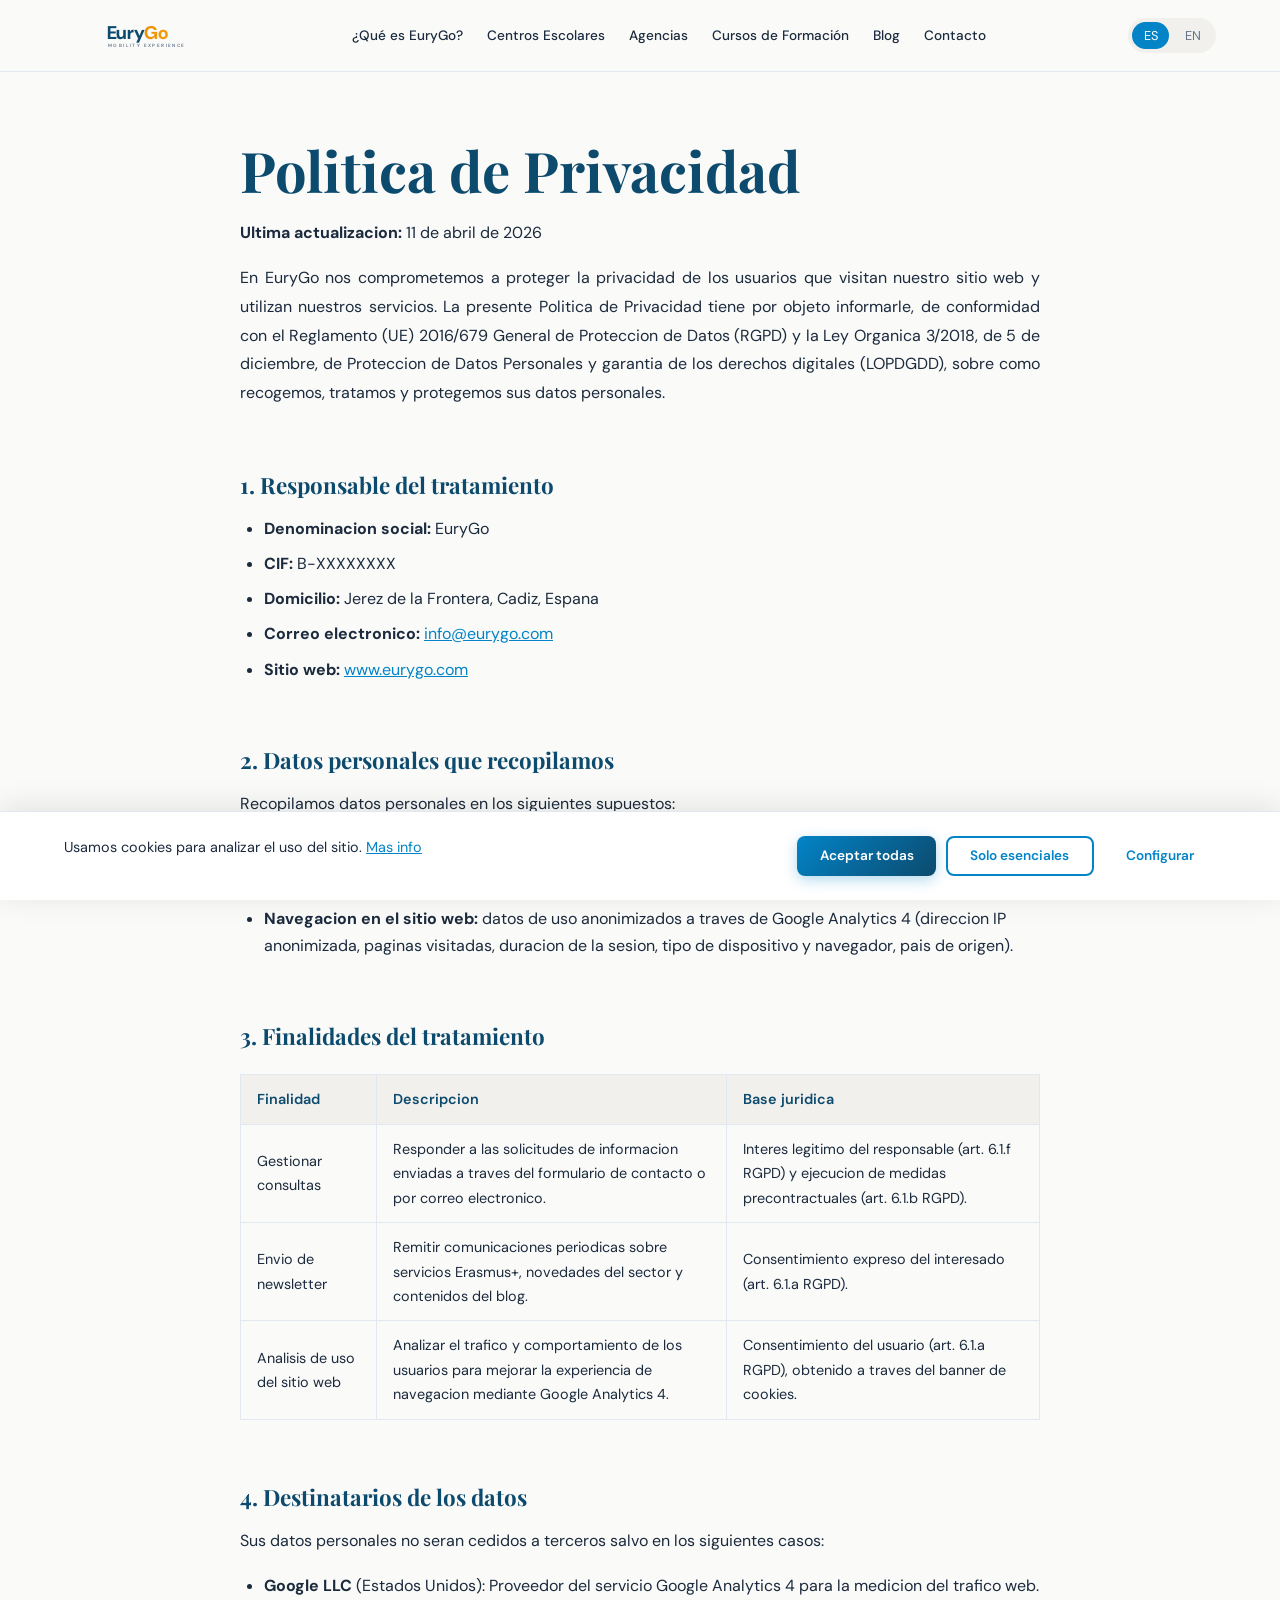
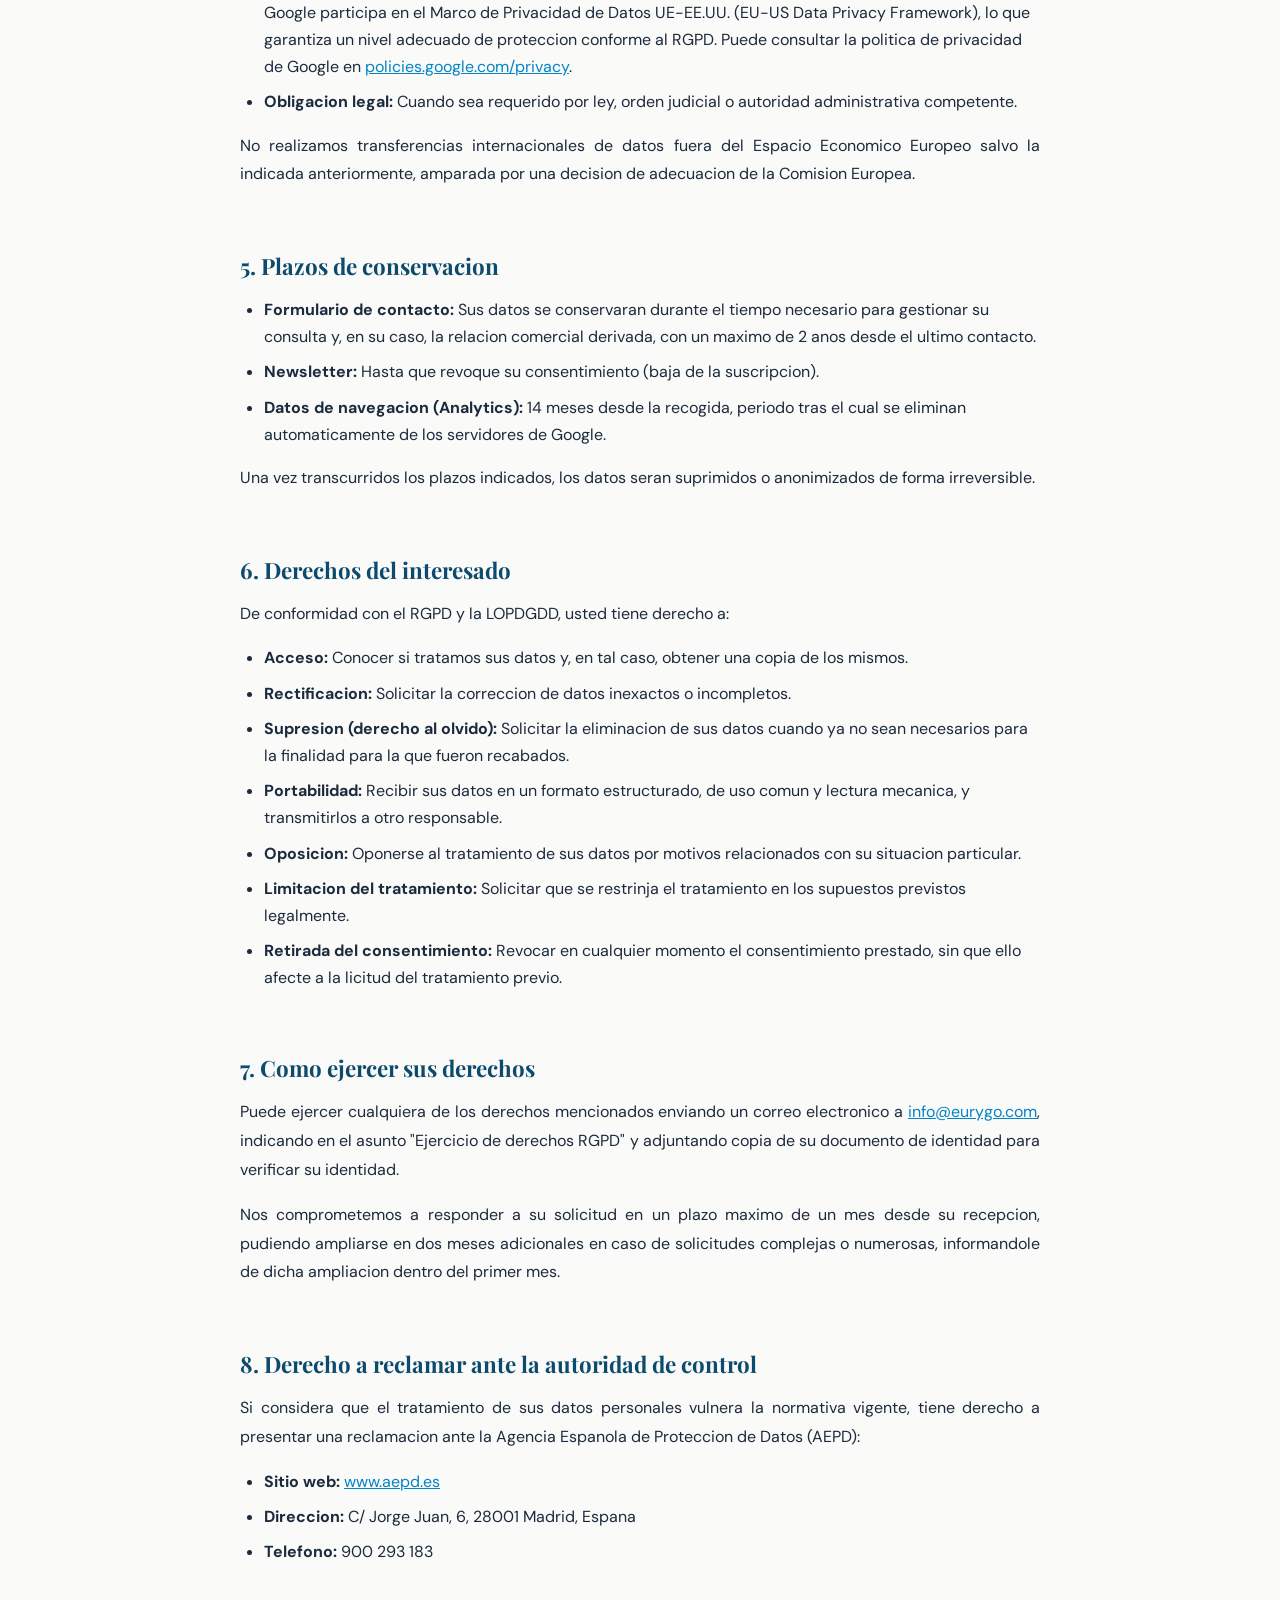
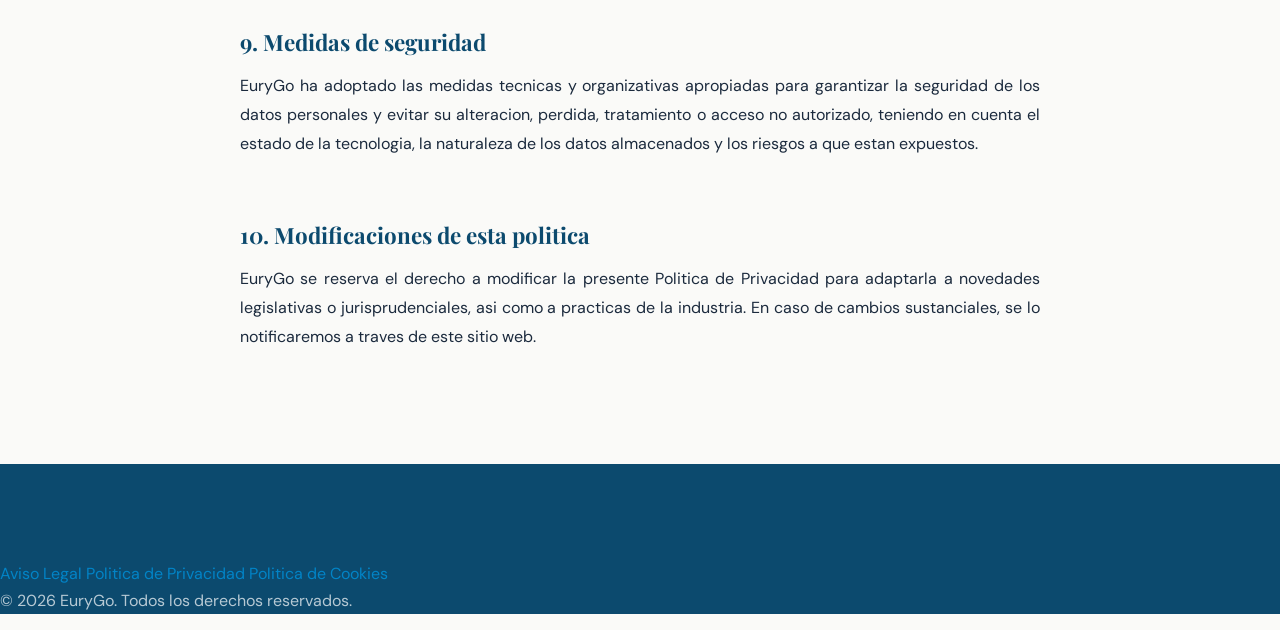
<file: privacidad/index.html>
<!DOCTYPE html>
<html lang="es">
<head>
  <meta charset="UTF-8">
  <meta name="viewport" content="width=device-width, initial-scale=1.0">
  <title>Politica de Privacidad | EuryGo</title>
  <meta name="description" content="Politica de Privacidad de EuryGo. Informacion sobre el tratamiento de datos personales conforme al RGPD y la LOPDGDD.">

  <!-- Hreflang -->
  <link rel="alternate" hreflang="es" href="https://www.eurygo.com/privacidad/">
  <link rel="alternate" hreflang="x-default" href="https://www.eurygo.com/privacidad/">

  <!-- Canonical -->
  <link rel="canonical" href="https://www.eurygo.com/privacidad/">

  <!-- Fonts -->
  <link rel="preconnect" href="https://fonts.googleapis.com">
  <link rel="preconnect" href="https://fonts.gstatic.com" crossorigin>
  <link href="https://fonts.googleapis.com/css2?family=DM+Sans:wght@400;500;600;700&family=Playfair+Display:wght@600;700;800&display=swap" rel="stylesheet">

  <!-- Styles -->
  <link rel="stylesheet" href="/assets/css/main.css">

  <!-- Google Consent Mode v2 -->
  <script>
    window.dataLayer = window.dataLayer || [];
    function gtag(){dataLayer.push(arguments);}
    gtag('consent', 'default', {
      'analytics_storage': 'denied',
      'ad_storage': 'denied',
      'ad_user_data': 'denied',
      'ad_personalization': 'denied',
      'wait_for_update': 500
    });
  </script>

  <!-- GA4 desactivado hasta configurar ID real en config.php
  <script async src="https://www.googletagmanager.com/gtag/js?id=G-XXXXXXXX"></script>
  <script>
    window.dataLayer = window.dataLayer || [];
    function gtag(){dataLayer.push(arguments);}
    gtag('js', new Date());
    gtag('config', 'G-XXXXXXXX', { 'anonymize_ip': true });
  </script>
  -->

  <!-- Schema.org Organization -->
  <script type="application/ld+json">
  {
    "@context": "https://schema.org",
    "@type": "Organization",
    "name": "EuryGo",
    "alternateName": "EuryGo Mobility Experience",
    "url": "https://www.eurygo.com",
    "logo": "https://www.eurygo.com/assets/images/logo.svg",
    "description": "Intermediaria Erasmus+ entre centros escolares, agencias de movilidad y fondos europeos.",
    "address": {
      "@type": "PostalAddress",
      "addressLocality": "Jerez de la Frontera",
      "addressRegion": "Cadiz",
      "addressCountry": "ES"
    }
  }
  </script>
</head>
<body>

  <a href="#main" class="skip-link">Ir al contenido principal</a>

  <!-- NAVIGATION -->
  <nav class="nav" role="navigation" aria-label="Navegacion principal">
    <div class="nav__inner">
      <a href="/" class="nav__logo" aria-label="EuryGo - Inicio">
        <svg xmlns="http://www.w3.org/2000/svg" viewBox="0 0 360 100" width="160" height="44">
          <defs>
            <linearGradient id="navGoldText" x1="0%" y1="0%" x2="100%" y2="0%">
              <stop offset="0%" stop-color="#D97706"/>
              <stop offset="100%" stop-color="#F59E0B"/>
            </linearGradient>
          </defs>
          <text x="105" y="58" font-family="'DM Sans',sans-serif" font-weight="800" font-size="46" fill="#0C4A6E" letter-spacing="-1">Eury<tspan fill="url(#navGoldText)">Go</tspan></text>
          <text x="108" y="78" font-family="'DM Sans',sans-serif" font-weight="600" font-size="11.5" fill="#64748B" letter-spacing="3.5">MOBILITY EXPERIENCE</text>
        </svg>
      </a>
      <div class="nav__links">
        <a href="/#about" class="nav__link">¿Qué es EuryGo?</a>
        <a href="/#schools" class="nav__link">Centros Escolares</a>
        <a href="/#agencies" class="nav__link">Agencias</a>
        <a href="/cursos/" class="nav__link">Cursos de Formación</a>
        <a href="/blog/" class="nav__link">Blog</a>
        <a href="/#contact" class="nav__link">Contacto</a>
      </div>
      <div class="nav__right">
        <div class="lang-switch">
          <button class="lang-switch__btn lang-switch__btn--active" data-lang="es">ES</button>
          <button class="lang-switch__btn" data-lang="en">EN</button>
        </div>
        <button class="nav__toggle" aria-label="Menú" aria-expanded="false"><span></span><span></span><span></span></button>
      </div>
    </div>
  </nav>

  <!-- MAIN CONTENT -->
  <main id="main" class="legal">

    <h1>Politica de Privacidad</h1>
    <p><strong>Ultima actualizacion:</strong> 11 de abril de 2026</p>

    <p>En EuryGo nos comprometemos a proteger la privacidad de los usuarios que visitan nuestro sitio web y utilizan nuestros servicios. La presente Politica de Privacidad tiene por objeto informarle, de conformidad con el Reglamento (UE) 2016/679 General de Proteccion de Datos (RGPD) y la Ley Organica 3/2018, de 5 de diciembre, de Proteccion de Datos Personales y garantia de los derechos digitales (LOPDGDD), sobre como recogemos, tratamos y protegemos sus datos personales.</p>

    <h2>1. Responsable del tratamiento</h2>
    <ul>
      <li><strong>Denominacion social:</strong> EuryGo</li>
      <li><strong>CIF:</strong> B-XXXXXXXX</li>
      <li><strong>Domicilio:</strong> Jerez de la Frontera, Cadiz, Espana</li>
      <li><strong>Correo electronico:</strong> <a href="mailto:info@eurygo.com">info@eurygo.com</a></li>
      <li><strong>Sitio web:</strong> <a href="https://www.eurygo.com">www.eurygo.com</a></li>
    </ul>

    <h2>2. Datos personales que recopilamos</h2>
    <p>Recopilamos datos personales en los siguientes supuestos:</p>
    <ul>
      <li><strong>Formulario de contacto:</strong> nombre, direccion de correo electronico, nombre de la organizacion, mensaje.</li>
      <li><strong>Suscripcion a newsletter:</strong> direccion de correo electronico.</li>
      <li><strong>Navegacion en el sitio web:</strong> datos de uso anonimizados a traves de Google Analytics 4 (direccion IP anonimizada, paginas visitadas, duracion de la sesion, tipo de dispositivo y navegador, pais de origen).</li>
    </ul>

    <h2>3. Finalidades del tratamiento</h2>
    <table>
      <thead>
        <tr>
          <th>Finalidad</th>
          <th>Descripcion</th>
          <th>Base juridica</th>
        </tr>
      </thead>
      <tbody>
        <tr>
          <td>Gestionar consultas</td>
          <td>Responder a las solicitudes de informacion enviadas a traves del formulario de contacto o por correo electronico.</td>
          <td>Interes legitimo del responsable (art. 6.1.f RGPD) y ejecucion de medidas precontractuales (art. 6.1.b RGPD).</td>
        </tr>
        <tr>
          <td>Envio de newsletter</td>
          <td>Remitir comunicaciones periodicas sobre servicios Erasmus+, novedades del sector y contenidos del blog.</td>
          <td>Consentimiento expreso del interesado (art. 6.1.a RGPD).</td>
        </tr>
        <tr>
          <td>Analisis de uso del sitio web</td>
          <td>Analizar el trafico y comportamiento de los usuarios para mejorar la experiencia de navegacion mediante Google Analytics 4.</td>
          <td>Consentimiento del usuario (art. 6.1.a RGPD), obtenido a traves del banner de cookies.</td>
        </tr>
      </tbody>
    </table>

    <h2>4. Destinatarios de los datos</h2>
    <p>Sus datos personales no seran cedidos a terceros salvo en los siguientes casos:</p>
    <ul>
      <li><strong>Google LLC</strong> (Estados Unidos): Proveedor del servicio Google Analytics 4 para la medicion del trafico web. Google participa en el Marco de Privacidad de Datos UE-EE.UU. (EU-US Data Privacy Framework), lo que garantiza un nivel adecuado de proteccion conforme al RGPD. Puede consultar la politica de privacidad de Google en <a href="https://policies.google.com/privacy" target="_blank" rel="noopener">policies.google.com/privacy</a>.</li>
      <li><strong>Obligacion legal:</strong> Cuando sea requerido por ley, orden judicial o autoridad administrativa competente.</li>
    </ul>
    <p>No realizamos transferencias internacionales de datos fuera del Espacio Economico Europeo salvo la indicada anteriormente, amparada por una decision de adecuacion de la Comision Europea.</p>

    <h2>5. Plazos de conservacion</h2>
    <ul>
      <li><strong>Formulario de contacto:</strong> Sus datos se conservaran durante el tiempo necesario para gestionar su consulta y, en su caso, la relacion comercial derivada, con un maximo de 2 anos desde el ultimo contacto.</li>
      <li><strong>Newsletter:</strong> Hasta que revoque su consentimiento (baja de la suscripcion).</li>
      <li><strong>Datos de navegacion (Analytics):</strong> 14 meses desde la recogida, periodo tras el cual se eliminan automaticamente de los servidores de Google.</li>
    </ul>
    <p>Una vez transcurridos los plazos indicados, los datos seran suprimidos o anonimizados de forma irreversible.</p>

    <h2>6. Derechos del interesado</h2>
    <p>De conformidad con el RGPD y la LOPDGDD, usted tiene derecho a:</p>
    <ul>
      <li><strong>Acceso:</strong> Conocer si tratamos sus datos y, en tal caso, obtener una copia de los mismos.</li>
      <li><strong>Rectificacion:</strong> Solicitar la correccion de datos inexactos o incompletos.</li>
      <li><strong>Supresion (derecho al olvido):</strong> Solicitar la eliminacion de sus datos cuando ya no sean necesarios para la finalidad para la que fueron recabados.</li>
      <li><strong>Portabilidad:</strong> Recibir sus datos en un formato estructurado, de uso comun y lectura mecanica, y transmitirlos a otro responsable.</li>
      <li><strong>Oposicion:</strong> Oponerse al tratamiento de sus datos por motivos relacionados con su situacion particular.</li>
      <li><strong>Limitacion del tratamiento:</strong> Solicitar que se restrinja el tratamiento en los supuestos previstos legalmente.</li>
      <li><strong>Retirada del consentimiento:</strong> Revocar en cualquier momento el consentimiento prestado, sin que ello afecte a la licitud del tratamiento previo.</li>
    </ul>

    <h2>7. Como ejercer sus derechos</h2>
    <p>Puede ejercer cualquiera de los derechos mencionados enviando un correo electronico a <a href="mailto:info@eurygo.com">info@eurygo.com</a>, indicando en el asunto "Ejercicio de derechos RGPD" y adjuntando copia de su documento de identidad para verificar su identidad.</p>
    <p>Nos comprometemos a responder a su solicitud en un plazo maximo de un mes desde su recepcion, pudiendo ampliarse en dos meses adicionales en caso de solicitudes complejas o numerosas, informandole de dicha ampliacion dentro del primer mes.</p>

    <h2>8. Derecho a reclamar ante la autoridad de control</h2>
    <p>Si considera que el tratamiento de sus datos personales vulnera la normativa vigente, tiene derecho a presentar una reclamacion ante la Agencia Espanola de Proteccion de Datos (AEPD):</p>
    <ul>
      <li><strong>Sitio web:</strong> <a href="https://www.aepd.es" target="_blank" rel="noopener">www.aepd.es</a></li>
      <li><strong>Direccion:</strong> C/ Jorge Juan, 6, 28001 Madrid, Espana</li>
      <li><strong>Telefono:</strong> 900 293 183</li>
    </ul>

    <h2>9. Medidas de seguridad</h2>
    <p>EuryGo ha adoptado las medidas tecnicas y organizativas apropiadas para garantizar la seguridad de los datos personales y evitar su alteracion, perdida, tratamiento o acceso no autorizado, teniendo en cuenta el estado de la tecnologia, la naturaleza de los datos almacenados y los riesgos a que estan expuestos.</p>

    <h2>10. Modificaciones de esta politica</h2>
    <p>EuryGo se reserva el derecho a modificar la presente Politica de Privacidad para adaptarla a novedades legislativas o jurisprudenciales, asi como a practicas de la industria. En caso de cambios sustanciales, se lo notificaremos a traves de este sitio web.</p>

  </main>

  <!-- FOOTER -->
  <footer class="footer">
    <div class="footer__inner">
      <div class="footer__legal">
        <a href="/aviso-legal/">Aviso Legal</a>
        <a href="/privacidad/">Politica de Privacidad</a>
        <a href="/cookies/">Politica de Cookies</a>
      </div>
      <p class="footer__copy">&copy; 2026 EuryGo. Todos los derechos reservados.</p>
    </div>
  </footer>

  <!-- COOKIE BANNER -->
  <div class="cookie-banner" id="cookie-banner" role="dialog"><div class="cookie-banner__inner"><p class="cookie-banner__text">Usamos cookies para analizar el uso del sitio. <a href="/cookies/">Mas info</a></p><div class="cookie-banner__actions"><button class="btn btn--primary btn--sm" id="cookie-accept-all">Aceptar todas</button><button class="btn btn--outline btn--sm" id="cookie-essential">Solo esenciales</button><button class="btn btn--sm" id="cookie-manage" style="color:var(--color-primary);font-weight:600;">Configurar</button></div></div></div>
  <div class="cookie-modal" id="cookie-modal" role="dialog"><div class="cookie-modal__overlay"></div><div class="cookie-modal__content"><button class="cookie-modal__close" id="cookie-modal-close">&times;</button><h3>Preferencias de cookies</h3><div class="cookie-category"><div class="cookie-category__header"><h4>Esenciales</h4><span class="badge">Siempre activas</span></div></div><div class="cookie-category"><div class="cookie-category__header"><h4>Analiticas</h4><label class="toggle"><input type="checkbox" id="cookie-analytics"><span class="toggle__slider"></span></label></div></div><div class="cookie-category"><div class="cookie-category__header"><h4>Marketing</h4><label class="toggle"><input type="checkbox" id="cookie-marketing"><span class="toggle__slider"></span></label></div></div><div class="cookie-modal__actions"><button class="btn btn--primary btn--sm" id="cookie-modal-accept">Aceptar todas</button><button class="btn btn--outline btn--sm" id="cookie-modal-save">Guardar</button></div></div></div>

  <!-- Scripts -->
  <script src="/assets/js/i18n.js"></script>
  <script src="/assets/js/cookies.js"></script>
  <script src="/assets/js/analytics.js"></script>
  <script src="/assets/js/main.js"></script>
</body>
</html>
</file>
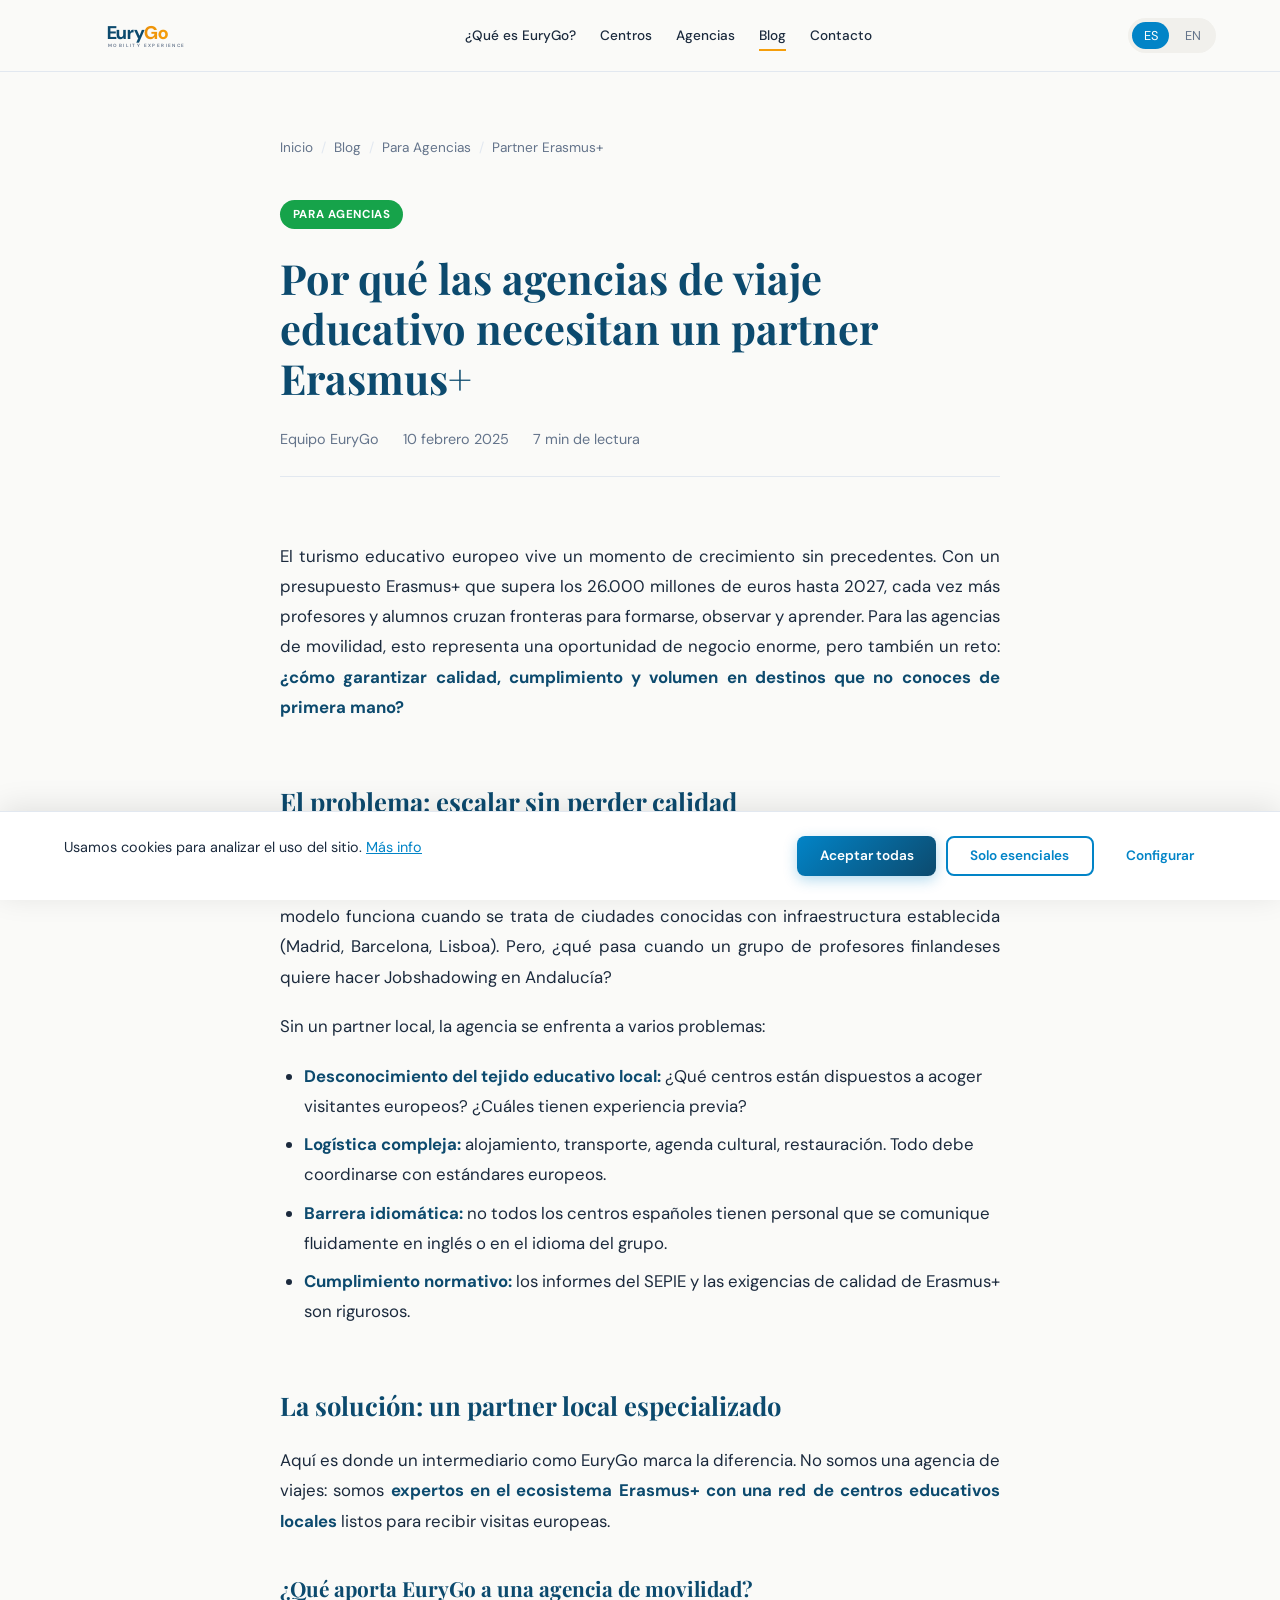
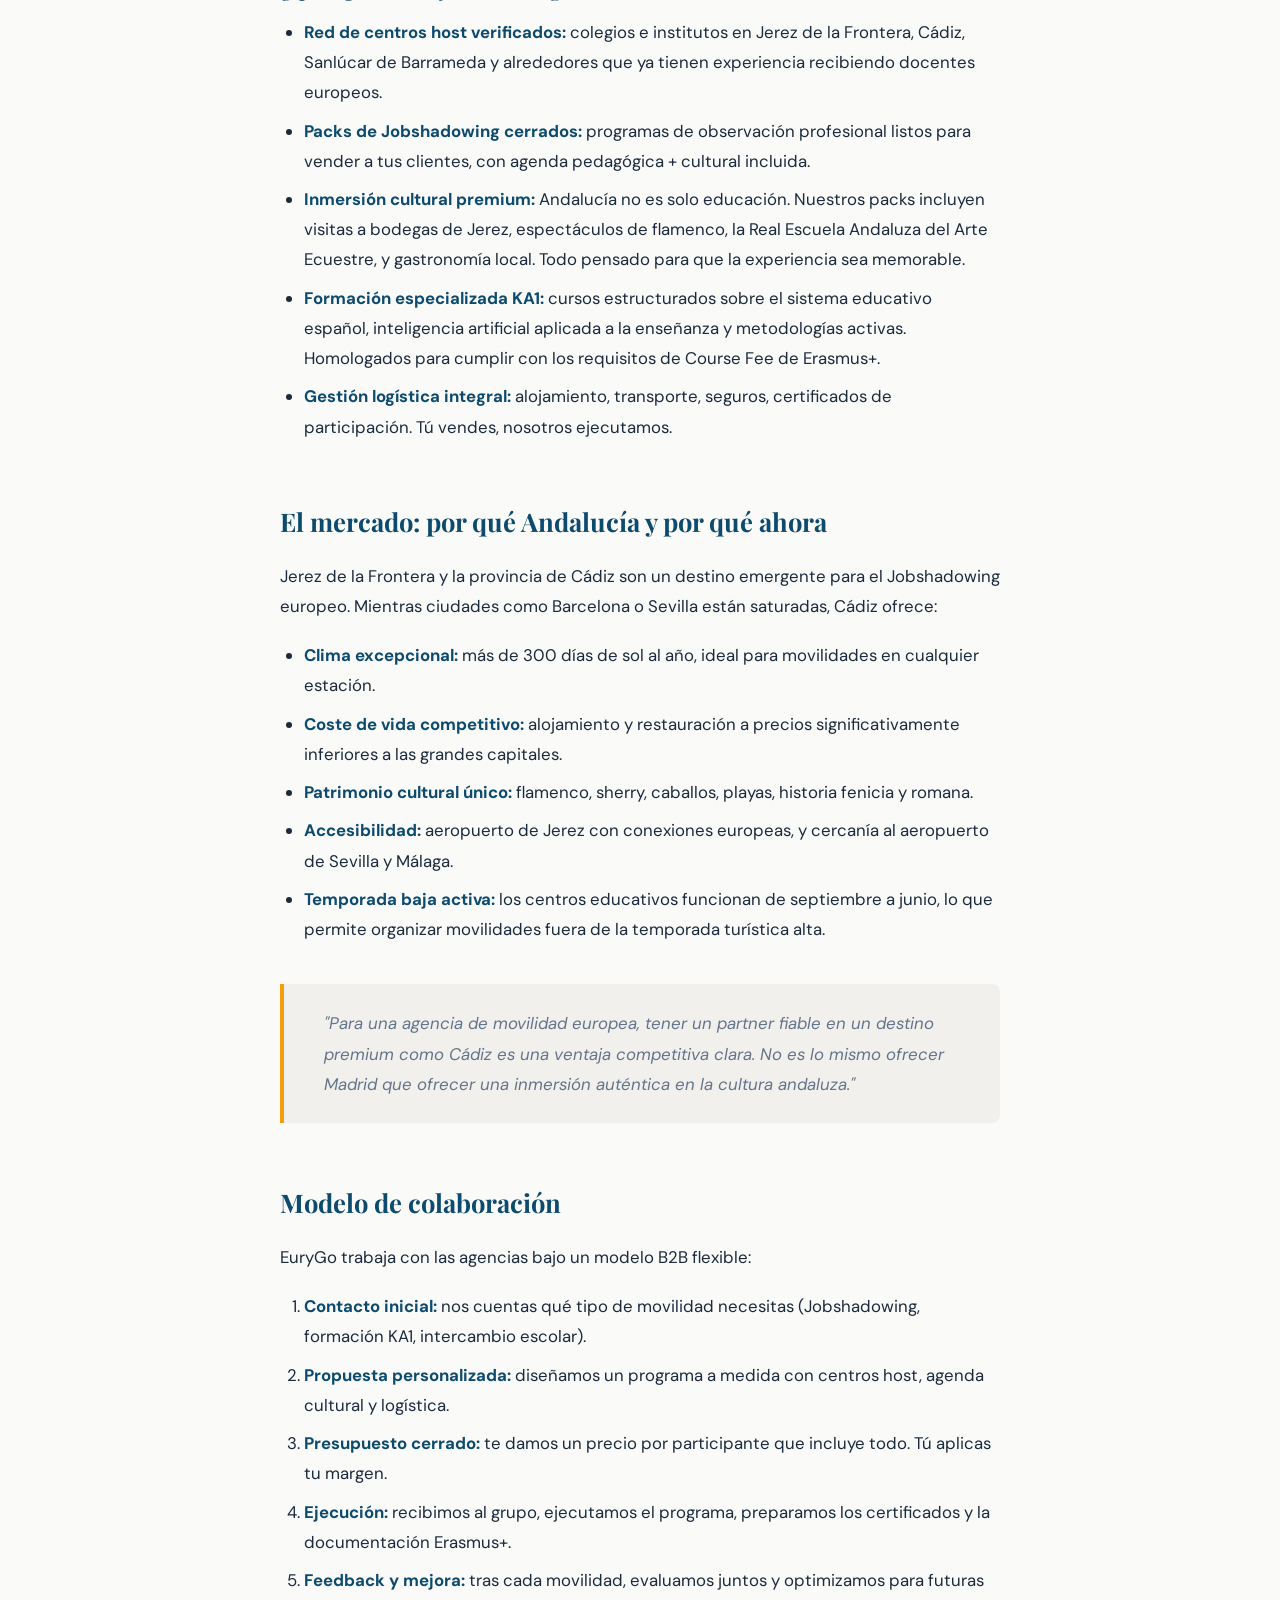
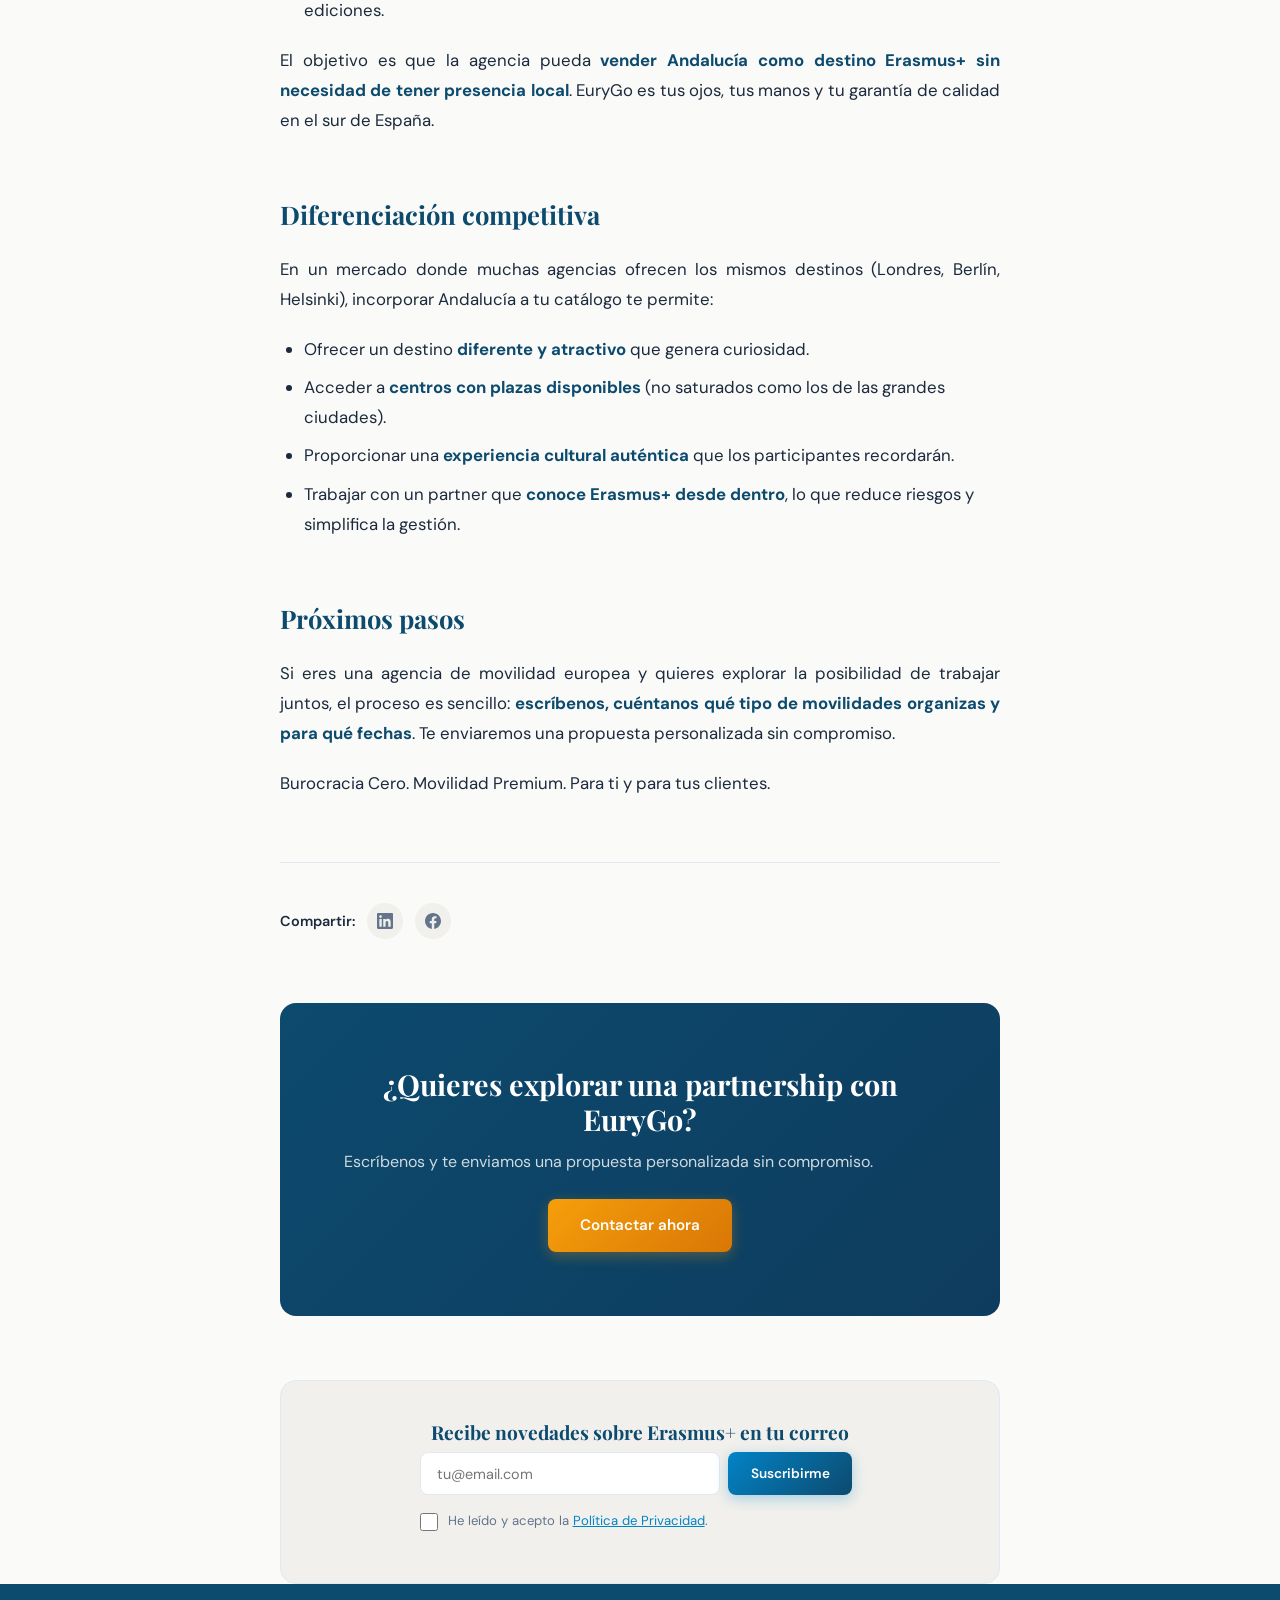
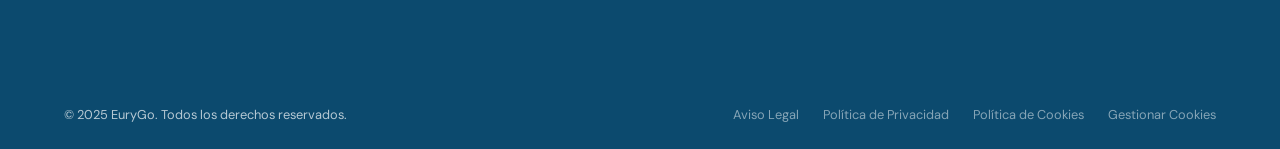
<file: blog/agencias-partner-erasmus/index.html>
<!DOCTYPE html>
<html lang="es">
<head>
  <meta charset="UTF-8">
  <meta name="viewport" content="width=device-width, initial-scale=1.0">
  <title>Por qué las agencias de viaje educativo necesitan un partner Erasmus+ | EuryGo</title>
  <meta name="description" content="El mercado de la movilidad educativa europea crece cada año. Descubre por qué las agencias de viaje educativo necesitan un partner local experto en Erasmus+.">
  <meta property="og:title" content="Por qué las agencias de viaje educativo necesitan un partner Erasmus+">
  <meta property="og:type" content="article">
  <meta property="og:url" content="https://www.eurygo.com/blog/agencias-partner-erasmus/">
  <meta name="twitter:card" content="summary_large_image">
  <link rel="alternate" hreflang="es" href="https://www.eurygo.com/blog/agencias-partner-erasmus/">
  <link rel="canonical" href="https://www.eurygo.com/blog/agencias-partner-erasmus/">
  <link rel="preconnect" href="https://fonts.googleapis.com">
  <link rel="preconnect" href="https://fonts.gstatic.com" crossorigin>
  <link href="https://fonts.googleapis.com/css2?family=DM+Sans:wght@400;500;600;700&family=Playfair+Display:wght@600;700;800&display=swap" rel="stylesheet">
  <link rel="stylesheet" href="/assets/css/main.css">
  <script>window.dataLayer=window.dataLayer||[];function gtag(){dataLayer.push(arguments);}gtag('consent','default',{'analytics_storage':'denied','ad_storage':'denied','ad_user_data':'denied','ad_personalization':'denied','wait_for_update':500});</script>
  <!-- GA4 desactivado hasta configurar ID real en config.php
  <script async src="https://www.googletagmanager.com/gtag/js?id=G-XXXXXXXX"></script>
  <script>window.dataLayer=window.dataLayer||[];function gtag(){dataLayer.push(arguments);}gtag('js',new Date());gtag('config','G-XXXXXXXX',{'anonymize_ip':true});</script>
  -->
  <script type="application/ld+json">
  {"@context":"https://schema.org","@type":"BlogPosting","headline":"Por qué las agencias de viaje educativo necesitan un partner Erasmus+","author":{"@type":"Organization","name":"EuryGo"},"publisher":{"@type":"Organization","name":"EuryGo","url":"https://www.eurygo.com"},"datePublished":"2025-02-10","url":"https://www.eurygo.com/blog/agencias-partner-erasmus/"}
  </script>
</head>
<body>
  <a href="#main" class="skip-link">Ir al contenido principal</a>
  <nav class="nav" role="navigation"><div class="nav__inner"><a href="/" class="nav__logo" aria-label="EuryGo"><svg xmlns="http://www.w3.org/2000/svg" viewBox="0 0 360 100" width="160" height="44"><defs><linearGradient id="navGoldText" x1="0%" y1="0%" x2="100%" y2="0%"><stop offset="0%" stop-color="#D97706"/><stop offset="100%" stop-color="#F59E0B"/></linearGradient></defs><text x="105" y="58" font-family="'DM Sans',sans-serif" font-weight="800" font-size="46" fill="#0C4A6E" letter-spacing="-1">Eury<tspan fill="url(#navGoldText)">Go</tspan></text><text x="108" y="78" font-family="'DM Sans',sans-serif" font-weight="600" font-size="11.5" fill="#64748B" letter-spacing="3.5">MOBILITY EXPERIENCE</text></svg></a><div class="nav__links"><a href="/#about" class="nav__link">¿Qué es EuryGo?</a><a href="/#schools" class="nav__link">Centros</a><a href="/#agencies" class="nav__link">Agencias</a><a href="/blog/" class="nav__link nav__link--active">Blog</a><a href="/#contact" class="nav__link">Contacto</a></div><div class="nav__right"><div class="lang-switch"><button class="lang-switch__btn lang-switch__btn--active" data-lang="es">ES</button><button class="lang-switch__btn" data-lang="en">EN</button></div><button class="nav__toggle" aria-label="Menú"><span></span><span></span><span></span></button></div></div></nav>

  <main id="main">
    <div class="container">
      <article class="article">
        <nav class="article__breadcrumb" aria-label="Breadcrumb">
          <a href="/">Inicio</a> <span class="separator">/</span>
          <a href="/blog/">Blog</a> <span class="separator">/</span>
          <a href="/blog/">Para Agencias</a> <span class="separator">/</span>
          <span>Partner Erasmus+</span>
        </nav>

        <header class="article__header">
          <span class="article__category-tag" style="background: #16a34a;">Para Agencias</span>
          <h1>Por qué las agencias de viaje educativo necesitan un partner Erasmus+</h1>
          <div class="article__meta">
            <span>Equipo EuryGo</span>
            <span>10 febrero 2025</span>
            <span>7 min de lectura</span>
          </div>
        </header>

        <div class="article__content">
          <p>El turismo educativo europeo vive un momento de crecimiento sin precedentes. Con un presupuesto Erasmus+ que supera los 26.000 millones de euros hasta 2027, cada vez más profesores y alumnos cruzan fronteras para formarse, observar y aprender. Para las agencias de movilidad, esto representa una oportunidad de negocio enorme, pero también un reto: <strong>¿cómo garantizar calidad, cumplimiento y volumen en destinos que no conoces de primera mano?</strong></p>

          <h2>El problema: escalar sin perder calidad</h2>
          <p>La mayoría de agencias de movilidad europeas operan desde sus países de origen (Alemania, Francia, Italia, Países Nórdicos) y organizan movilidades en múltiples destinos. El modelo funciona cuando se trata de ciudades conocidas con infraestructura establecida (Madrid, Barcelona, Lisboa). Pero, ¿qué pasa cuando un grupo de profesores finlandeses quiere hacer Jobshadowing en Andalucía?</p>
          <p>Sin un partner local, la agencia se enfrenta a varios problemas:</p>
          <ul>
            <li><strong>Desconocimiento del tejido educativo local:</strong> ¿Qué centros están dispuestos a acoger visitantes europeos? ¿Cuáles tienen experiencia previa?</li>
            <li><strong>Logística compleja:</strong> alojamiento, transporte, agenda cultural, restauración. Todo debe coordinarse con estándares europeos.</li>
            <li><strong>Barrera idiomática:</strong> no todos los centros españoles tienen personal que se comunique fluidamente en inglés o en el idioma del grupo.</li>
            <li><strong>Cumplimiento normativo:</strong> los informes del SEPIE y las exigencias de calidad de Erasmus+ son rigurosos.</li>
          </ul>

          <h2>La solución: un partner local especializado</h2>
          <p>Aquí es donde un intermediario como EuryGo marca la diferencia. No somos una agencia de viajes: somos <strong>expertos en el ecosistema Erasmus+ con una red de centros educativos locales</strong> listos para recibir visitas europeas.</p>

          <h3>¿Qué aporta EuryGo a una agencia de movilidad?</h3>
          <ul>
            <li><strong>Red de centros host verificados:</strong> colegios e institutos en Jerez de la Frontera, Cádiz, Sanlúcar de Barrameda y alrededores que ya tienen experiencia recibiendo docentes europeos.</li>
            <li><strong>Packs de Jobshadowing cerrados:</strong> programas de observación profesional listos para vender a tus clientes, con agenda pedagógica + cultural incluida.</li>
            <li><strong>Inmersión cultural premium:</strong> Andalucía no es solo educación. Nuestros packs incluyen visitas a bodegas de Jerez, espectáculos de flamenco, la Real Escuela Andaluza del Arte Ecuestre, y gastronomía local. Todo pensado para que la experiencia sea memorable.</li>
            <li><strong>Formación especializada KA1:</strong> cursos estructurados sobre el sistema educativo español, inteligencia artificial aplicada a la enseñanza y metodologías activas. Homologados para cumplir con los requisitos de Course Fee de Erasmus+.</li>
            <li><strong>Gestión logística integral:</strong> alojamiento, transporte, seguros, certificados de participación. Tú vendes, nosotros ejecutamos.</li>
          </ul>

          <h2>El mercado: por qué Andalucía y por qué ahora</h2>
          <p>Jerez de la Frontera y la provincia de Cádiz son un destino emergente para el Jobshadowing europeo. Mientras ciudades como Barcelona o Sevilla están saturadas, Cádiz ofrece:</p>
          <ul>
            <li><strong>Clima excepcional:</strong> más de 300 días de sol al año, ideal para movilidades en cualquier estación.</li>
            <li><strong>Coste de vida competitivo:</strong> alojamiento y restauración a precios significativamente inferiores a las grandes capitales.</li>
            <li><strong>Patrimonio cultural único:</strong> flamenco, sherry, caballos, playas, historia fenicia y romana.</li>
            <li><strong>Accesibilidad:</strong> aeropuerto de Jerez con conexiones europeas, y cercanía al aeropuerto de Sevilla y Málaga.</li>
            <li><strong>Temporada baja activa:</strong> los centros educativos funcionan de septiembre a junio, lo que permite organizar movilidades fuera de la temporada turística alta.</li>
          </ul>

          <blockquote>
            "Para una agencia de movilidad europea, tener un partner fiable en un destino premium como Cádiz es una ventaja competitiva clara. No es lo mismo ofrecer Madrid que ofrecer una inmersión auténtica en la cultura andaluza."
          </blockquote>

          <h2>Modelo de colaboración</h2>
          <p>EuryGo trabaja con las agencias bajo un modelo B2B flexible:</p>
          <ol>
            <li><strong>Contacto inicial:</strong> nos cuentas qué tipo de movilidad necesitas (Jobshadowing, formación KA1, intercambio escolar).</li>
            <li><strong>Propuesta personalizada:</strong> diseñamos un programa a medida con centros host, agenda cultural y logística.</li>
            <li><strong>Presupuesto cerrado:</strong> te damos un precio por participante que incluye todo. Tú aplicas tu margen.</li>
            <li><strong>Ejecución:</strong> recibimos al grupo, ejecutamos el programa, preparamos los certificados y la documentación Erasmus+.</li>
            <li><strong>Feedback y mejora:</strong> tras cada movilidad, evaluamos juntos y optimizamos para futuras ediciones.</li>
          </ol>
          <p>El objetivo es que la agencia pueda <strong>vender Andalucía como destino Erasmus+ sin necesidad de tener presencia local</strong>. EuryGo es tus ojos, tus manos y tu garantía de calidad en el sur de España.</p>

          <h2>Diferenciación competitiva</h2>
          <p>En un mercado donde muchas agencias ofrecen los mismos destinos (Londres, Berlín, Helsinki), incorporar Andalucía a tu catálogo te permite:</p>
          <ul>
            <li>Ofrecer un destino <strong>diferente y atractivo</strong> que genera curiosidad.</li>
            <li>Acceder a <strong>centros con plazas disponibles</strong> (no saturados como los de las grandes ciudades).</li>
            <li>Proporcionar una <strong>experiencia cultural auténtica</strong> que los participantes recordarán.</li>
            <li>Trabajar con un partner que <strong>conoce Erasmus+ desde dentro</strong>, lo que reduce riesgos y simplifica la gestión.</li>
          </ul>

          <h2>Próximos pasos</h2>
          <p>Si eres una agencia de movilidad europea y quieres explorar la posibilidad de trabajar juntos, el proceso es sencillo: <strong>escríbenos, cuéntanos qué tipo de movilidades organizas y para qué fechas</strong>. Te enviaremos una propuesta personalizada sin compromiso.</p>
          <p>Burocracia Cero. Movilidad Premium. Para ti y para tus clientes.</p>
        </div>

        <div class="article__share">
          <span>Compartir:</span>
          <a href="https://www.linkedin.com/sharing/share-offsite/?url=https://www.eurygo.com/blog/agencias-partner-erasmus/" target="_blank" rel="noopener noreferrer" class="social--linkedin" aria-label="LinkedIn"><svg viewBox="0 0 24 24"><path d="M20.447 20.452h-3.554v-5.569c0-1.328-.027-3.037-1.852-3.037-1.853 0-2.136 1.445-2.136 2.939v5.667H9.351V9h3.414v1.561h.046c.477-.9 1.637-1.85 3.37-1.85 3.601 0 4.267 2.37 4.267 5.455v6.286zM5.337 7.433a2.062 2.062 0 01-2.063-2.065 2.064 2.064 0 112.063 2.065zm1.782 13.019H3.555V9h3.564v11.452zM22.225 0H1.771C.792 0 0 .774 0 1.729v20.542C0 23.227.792 24 1.771 24h20.451C23.2 24 24 23.227 24 22.271V1.729C24 .774 23.2 0 22.222 0h.003z"/></svg></a>
          <a href="https://www.facebook.com/sharer/sharer.php?u=https://www.eurygo.com/blog/agencias-partner-erasmus/" target="_blank" rel="noopener noreferrer" class="social--facebook" aria-label="Facebook"><svg viewBox="0 0 24 24"><path d="M24 12.073c0-6.627-5.373-12-12-12s-12 5.373-12 12c0 5.99 4.388 10.954 10.125 11.854v-8.385H7.078v-3.47h3.047V9.43c0-3.007 1.792-4.669 4.533-4.669 1.312 0 2.686.235 2.686.235v2.953H15.83c-1.491 0-1.956.925-1.956 1.874v2.25h3.328l-.532 3.47h-2.796v8.385C19.612 23.027 24 18.062 24 12.073z"/></svg></a>

        </div>

        <div class="article__cta">
          <h3>¿Quieres explorar una partnership con EuryGo?</h3>
          <p>Escríbenos y te enviamos una propuesta personalizada sin compromiso.</p>
          <a href="/#contact" class="btn btn--gold">Contactar ahora</a>
        </div>

        <div class="newsletter">
          <h3>Recibe novedades sobre Erasmus+ en tu correo</h3>
          <form class="newsletter__form" data-track="newsletter"><input type="hidden" name="form_time" value=""><input type="email" placeholder="tu@email.com" required><button type="submit" class="btn btn--primary btn--sm">Suscribirme</button><div style="position:absolute;left:-9999px;top:-9999px" aria-hidden="true" tabindex="-1"><input type="text" name="website" value="" tabindex="-1" autocomplete="off"></div><div class="cf-turnstile" data-sitekey="0x4AAAAAADMDpUVOZ6eBQdEd" data-callback="onNewsletterTurnstile"></div><input type="hidden" name="cf_turnstile_response" value=""></form>
          <div class="newsletter__consent"><div class="form__checkbox"><input type="checkbox" id="nl-priv-3" name="newsletter-privacy" required><label for="nl-priv-3">He leído y acepto la <a href="/privacidad/">Política de Privacidad</a>.</label></div></div>
        </div>
      </article>
    </div>
  </main>

  <footer class="footer"><div class="container"><div class="footer__bottom"><span>© 2025 EuryGo. Todos los derechos reservados.</span><div class="footer__bottom-links"><a href="/aviso-legal/">Aviso Legal</a><a href="/privacidad/">Política de Privacidad</a><a href="/cookies/">Política de Cookies</a><a href="#" data-action="manage-cookies">Gestionar Cookies</a></div></div></div></footer>
  <div class="cookie-banner" id="cookie-banner" role="dialog"><div class="cookie-banner__inner"><p class="cookie-banner__text">Usamos cookies para analizar el uso del sitio. <a href="/cookies/">Más info</a></p><div class="cookie-banner__actions"><button class="btn btn--primary btn--sm" id="cookie-accept-all">Aceptar todas</button><button class="btn btn--outline btn--sm" id="cookie-essential">Solo esenciales</button><button class="btn btn--sm" id="cookie-manage" style="color:var(--color-primary);font-weight:600;">Configurar</button></div></div></div>
  <div class="cookie-modal" id="cookie-modal" role="dialog"><div class="cookie-modal__overlay"></div><div class="cookie-modal__content"><button class="cookie-modal__close" id="cookie-modal-close">&times;</button><h3>Preferencias de cookies</h3><div class="cookie-category"><div class="cookie-category__header"><h4>Esenciales</h4><span class="badge">Siempre activas</span></div></div><div class="cookie-category"><div class="cookie-category__header"><h4>Analíticas</h4><label class="toggle"><input type="checkbox" id="cookie-analytics"><span class="toggle__slider"></span></label></div></div><div class="cookie-category"><div class="cookie-category__header"><h4>Marketing</h4><label class="toggle"><input type="checkbox" id="cookie-marketing"><span class="toggle__slider"></span></label></div></div><div class="cookie-modal__actions"><button class="btn btn--primary btn--sm" id="cookie-modal-accept">Aceptar todas</button><button class="btn btn--outline btn--sm" id="cookie-modal-save">Guardar</button></div></div></div>
  <script src="/assets/js/i18n.js"></script><script src="/assets/js/cookies.js"></script><script src="/assets/js/analytics.js"></script><script src="/assets/js/main.js"></script>
  <script src="https://challenges.cloudflare.com/turnstile/v0/api.js" async defer></script>
  <script>function onNewsletterTurnstile(token){var f=document.querySelector('[data-track="newsletter"] input[name="cf_turnstile_response"]');if(f)f.value=token;}</script>
</body>
</html>
</file>
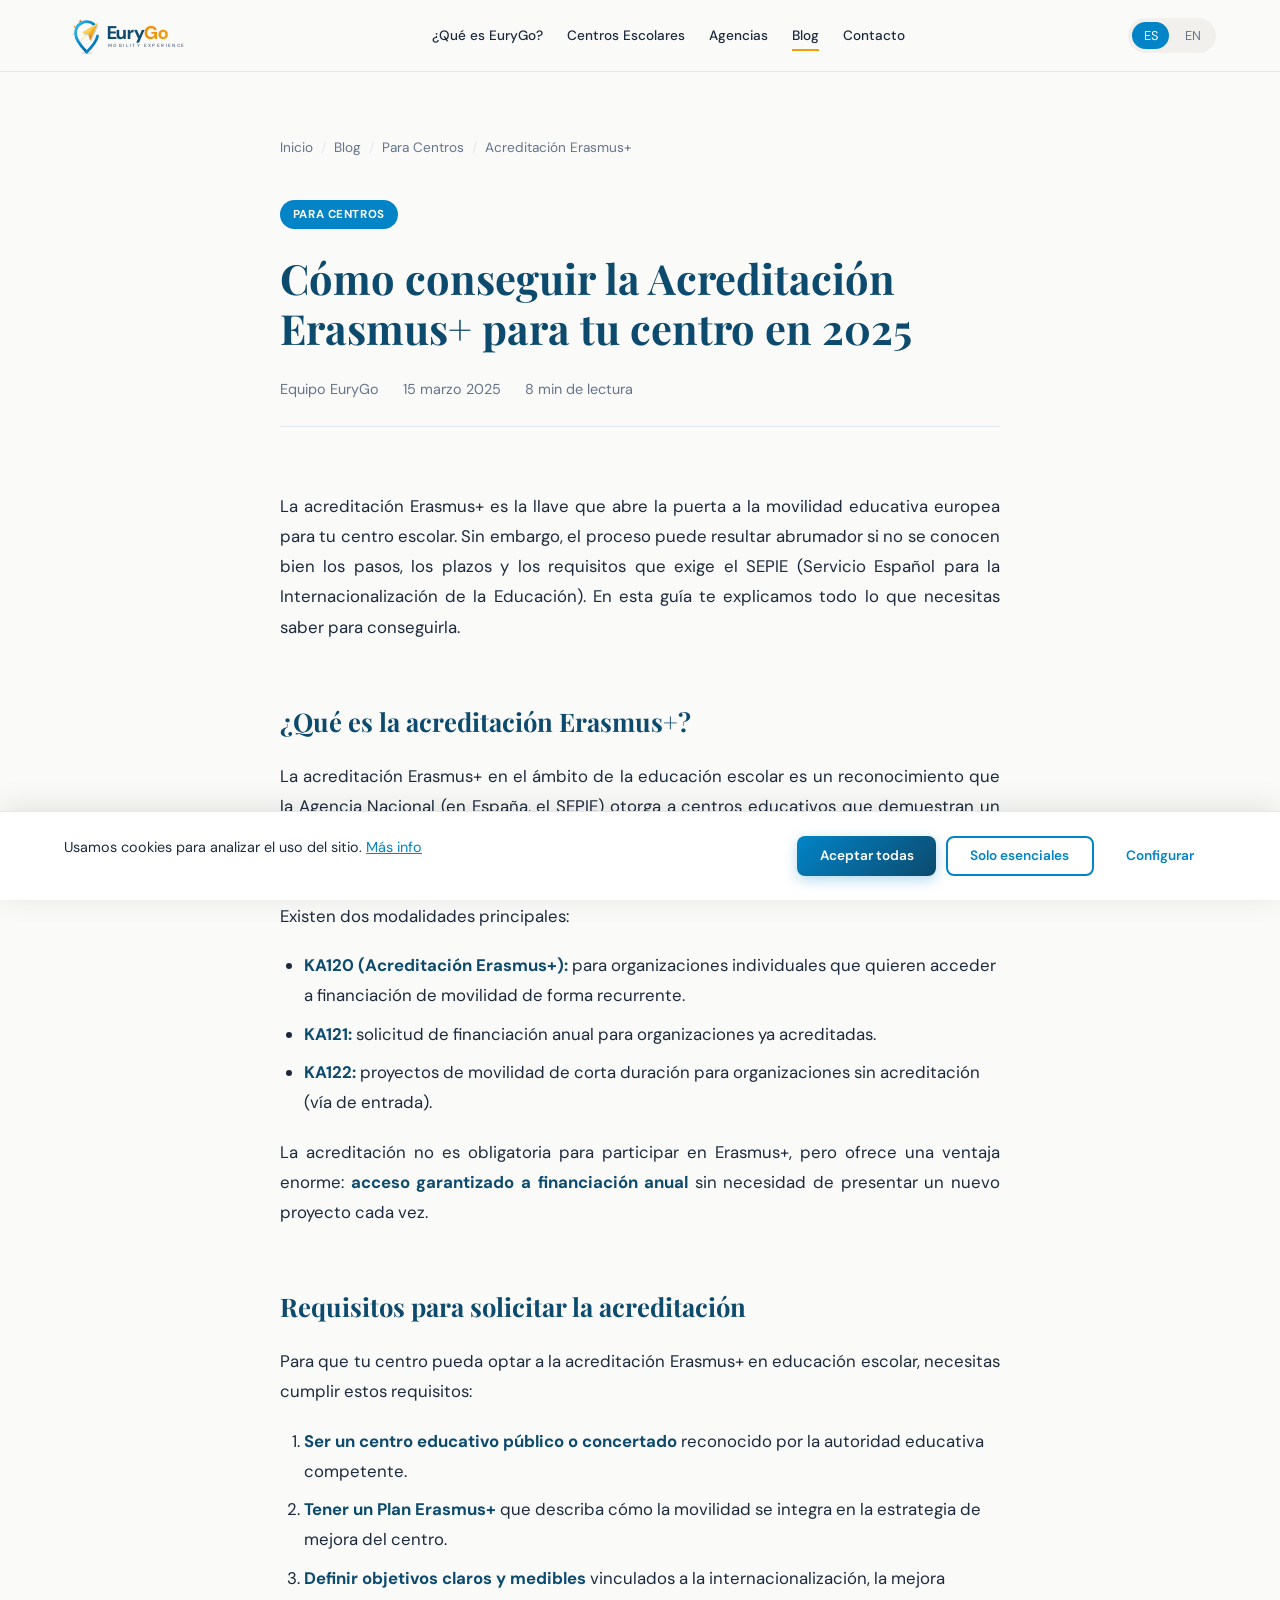
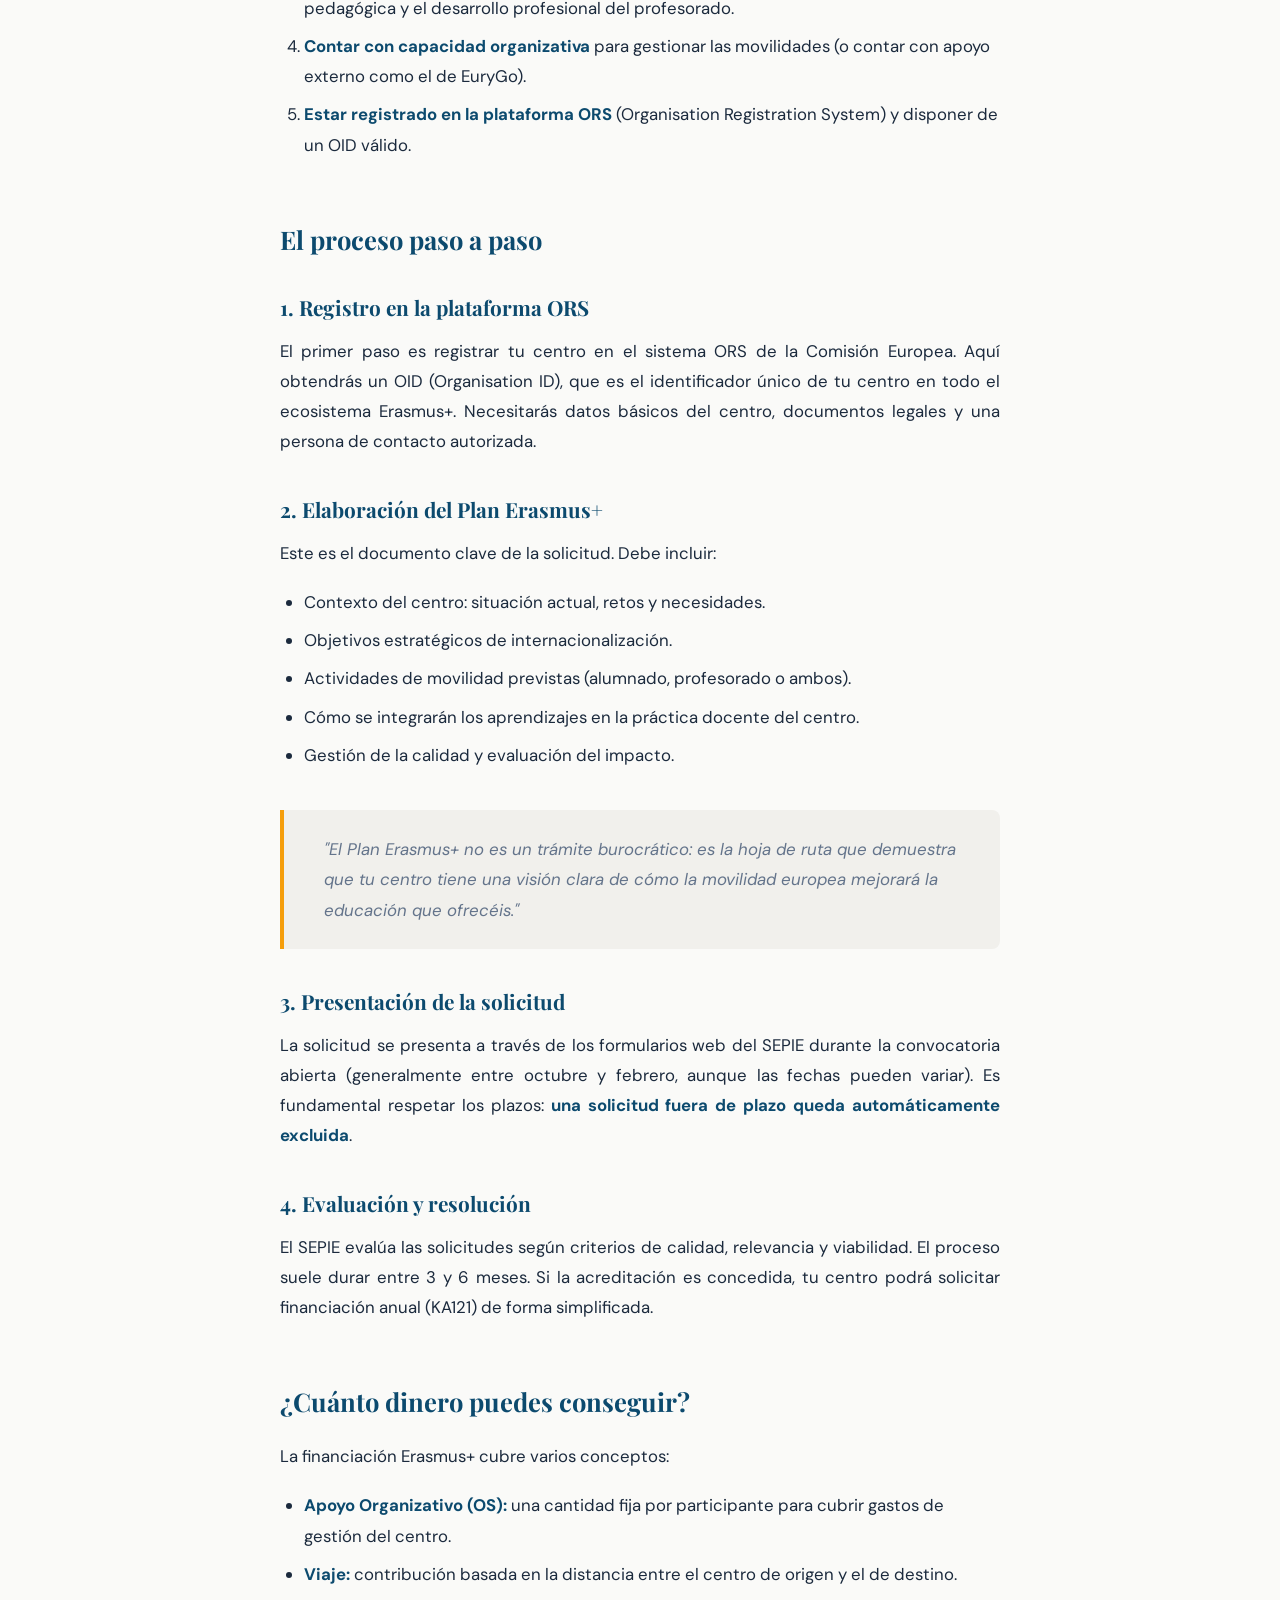
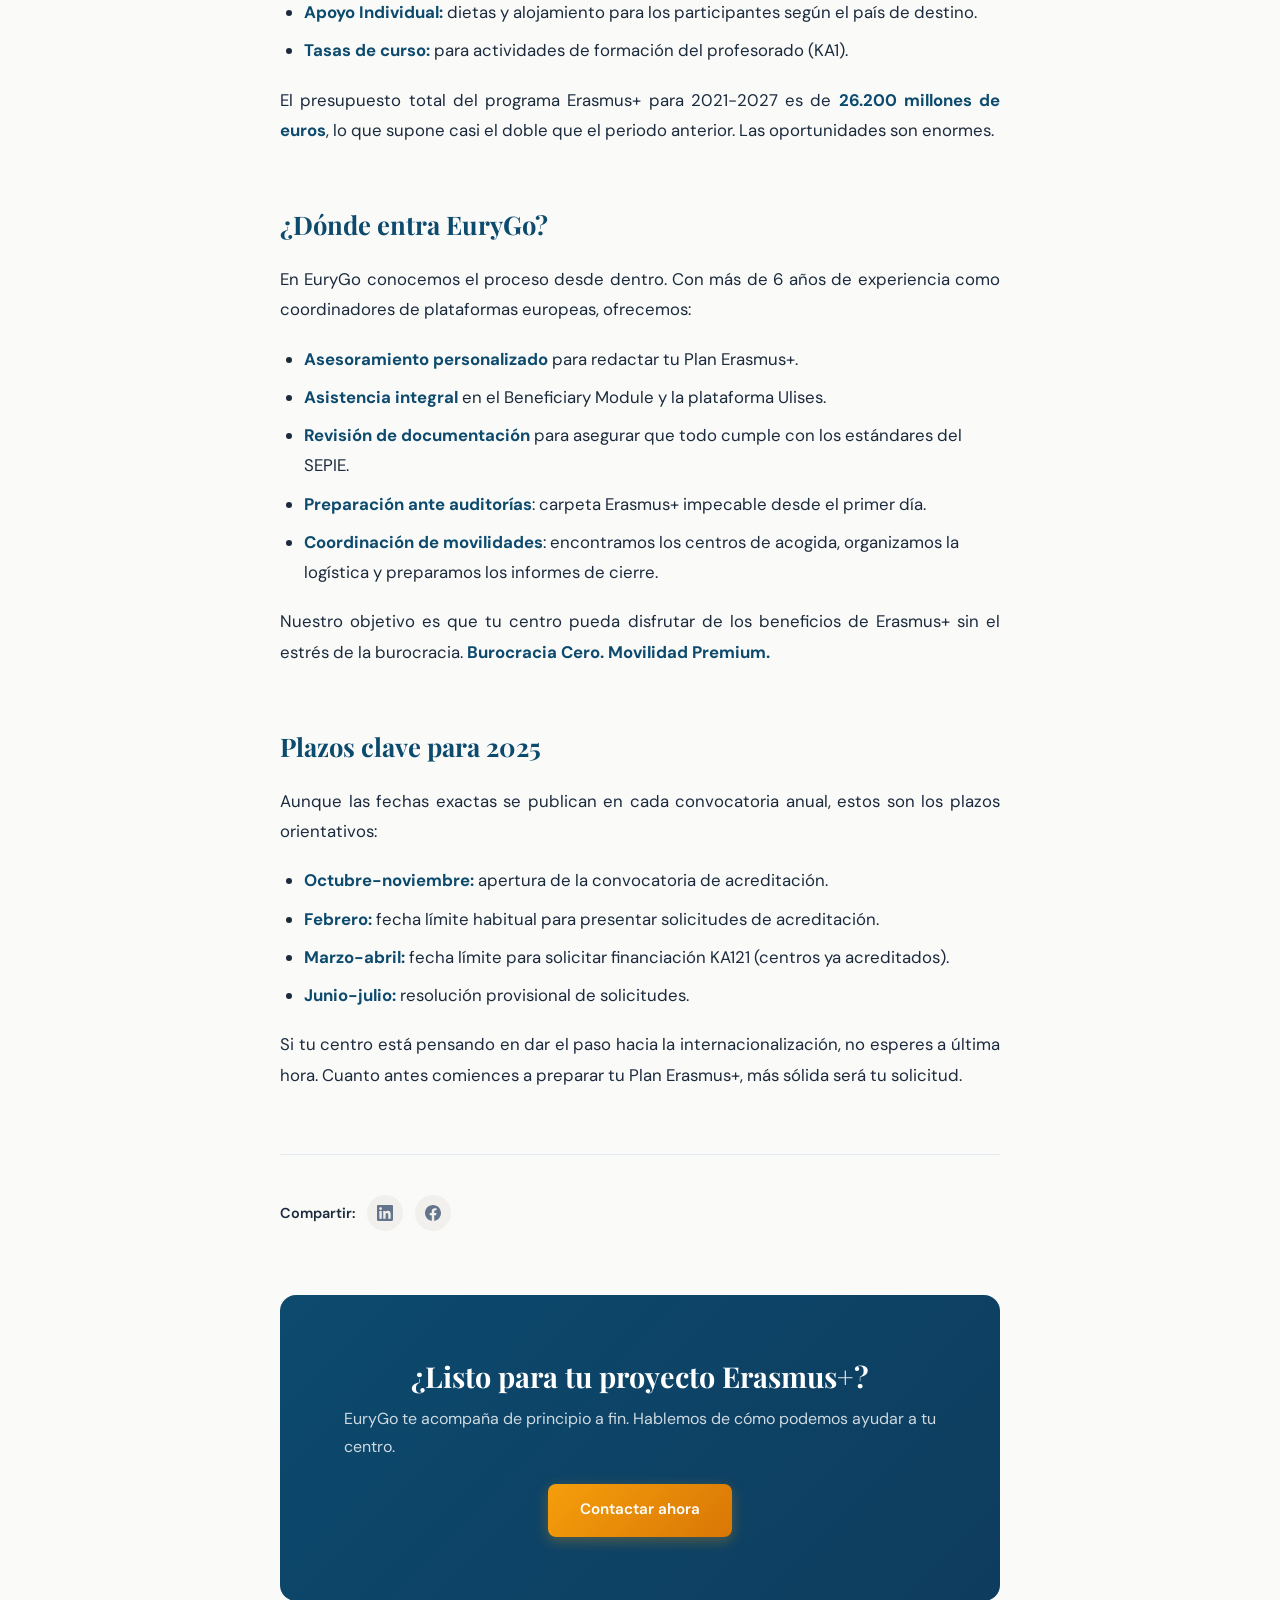
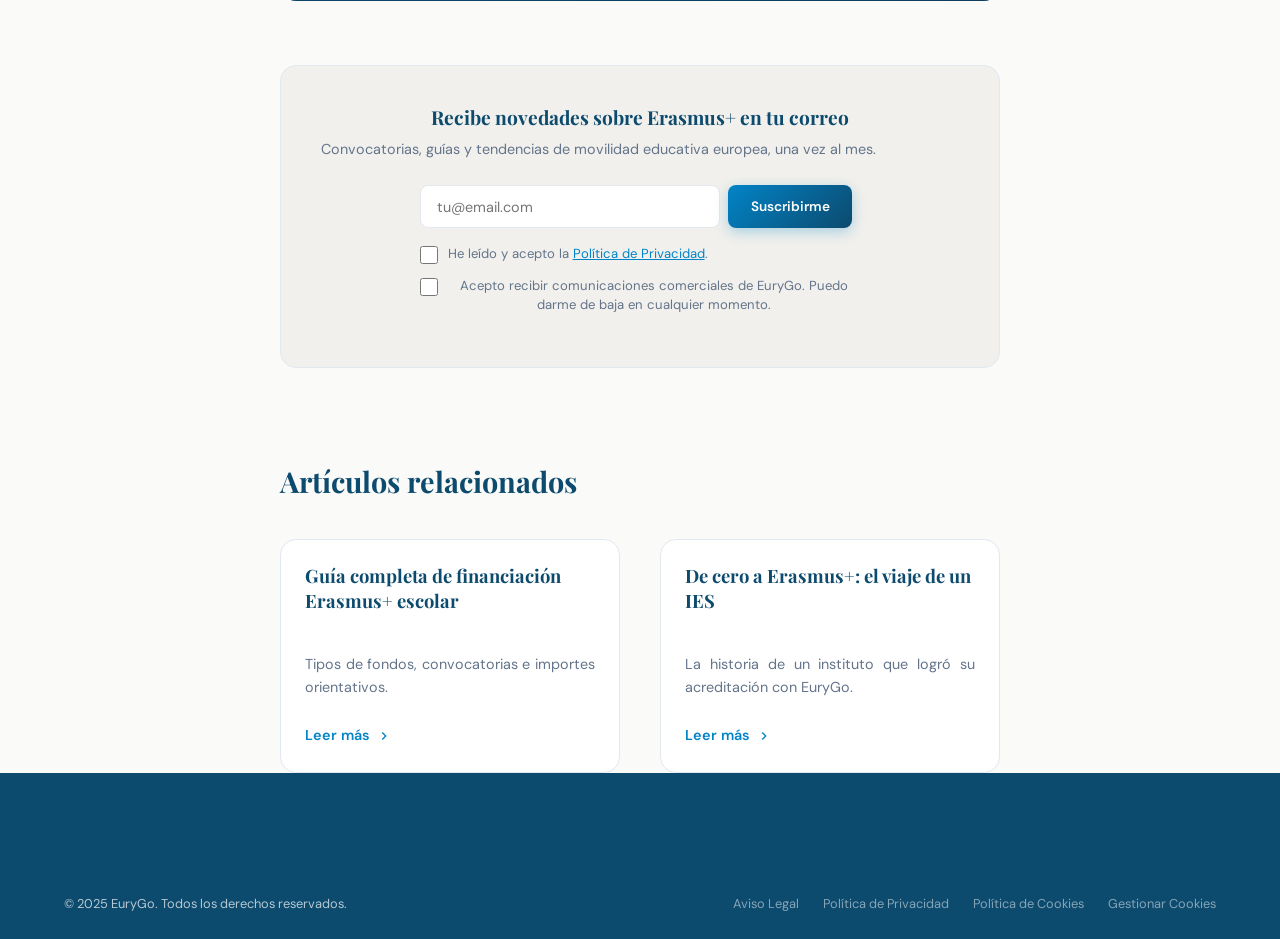
<file: blog/como-conseguir-acreditacion-erasmus-plus-centro/index.html>
<!DOCTYPE html>
<html lang="es">
<head>
  <meta charset="UTF-8">
  <meta name="viewport" content="width=device-width, initial-scale=1.0">
  <title>Cómo conseguir la Acreditación Erasmus+ para tu centro en 2025 | EuryGo</title>
  <meta name="description" content="Guía paso a paso para obtener la acreditación Erasmus+ escolar: requisitos, plazos, documentación necesaria y cómo EuryGo simplifica todo el proceso.">
  <meta property="og:title" content="Cómo conseguir la Acreditación Erasmus+ para tu centro en 2025">
  <meta property="og:description" content="Guía paso a paso para obtener la acreditación Erasmus+ escolar.">
  <meta property="og:type" content="article">
  <meta property="og:url" content="https://www.eurygo.com/blog/como-conseguir-acreditacion-erasmus-plus-centro/">
  <meta name="twitter:card" content="summary_large_image">
  <link rel="alternate" hreflang="es" href="https://www.eurygo.com/blog/como-conseguir-acreditacion-erasmus-plus-centro/">
  <link rel="alternate" hreflang="x-default" href="https://www.eurygo.com/blog/como-conseguir-acreditacion-erasmus-plus-centro/">
  <link rel="canonical" href="https://www.eurygo.com/blog/como-conseguir-acreditacion-erasmus-plus-centro/">
  <link rel="preconnect" href="https://fonts.googleapis.com">
  <link rel="preconnect" href="https://fonts.gstatic.com" crossorigin>
  <link href="https://fonts.googleapis.com/css2?family=DM+Sans:wght@400;500;600;700&family=Playfair+Display:wght@600;700;800&display=swap" rel="stylesheet">
  <link rel="stylesheet" href="/assets/css/main.css">
  <script>window.dataLayer=window.dataLayer||[];function gtag(){dataLayer.push(arguments);}gtag('consent','default',{'analytics_storage':'denied','ad_storage':'denied','ad_user_data':'denied','ad_personalization':'denied','wait_for_update':500});</script>
  <!-- GA4 desactivado hasta configurar ID real en config.php
  <script async src="https://www.googletagmanager.com/gtag/js?id=G-XXXXXXXX"></script>
  <script>window.dataLayer=window.dataLayer||[];function gtag(){dataLayer.push(arguments);}gtag('js',new Date());gtag('config','G-XXXXXXXX',{'anonymize_ip':true});</script>
  -->
  <script type="application/ld+json">
  {
    "@context": "https://schema.org",
    "@type": "BlogPosting",
    "headline": "Cómo conseguir la Acreditación Erasmus+ para tu centro en 2025",
    "author": { "@type": "Organization", "name": "EuryGo" },
    "publisher": { "@type": "Organization", "name": "EuryGo", "url": "https://www.eurygo.com" },
    "datePublished": "2025-03-15",
    "dateModified": "2025-03-15",
    "url": "https://www.eurygo.com/blog/como-conseguir-acreditacion-erasmus-plus-centro/",
    "description": "Guía paso a paso para obtener la acreditación Erasmus+ escolar: requisitos, plazos, documentación."
  }
  </script>
</head>
<body>

  <a href="#main" class="skip-link">Ir al contenido principal</a>

  <nav class="nav" role="navigation" aria-label="Navegación principal">
    <div class="nav__inner">
      <a href="/" class="nav__logo" aria-label="EuryGo - Inicio">
        <svg xmlns="http://www.w3.org/2000/svg" viewBox="0 0 360 100" width="160" height="44">
          <defs>
            <linearGradient id="navPinGrad" x1="0%" y1="0%" x2="100%" y2="100%"><stop offset="0%" stop-color="#38BDF8"/><stop offset="50%" stop-color="#0284C7"/><stop offset="100%" stop-color="#0C4A6E"/></linearGradient>
            <linearGradient id="navPlaneLight" x1="0%" y1="0%" x2="100%" y2="100%"><stop offset="0%" stop-color="#FDE68A"/><stop offset="100%" stop-color="#FBBF24"/></linearGradient>
            <linearGradient id="navPlaneMed" x1="0%" y1="0%" x2="100%" y2="100%"><stop offset="0%" stop-color="#FBBF24"/><stop offset="100%" stop-color="#F59E0B"/></linearGradient>
            <linearGradient id="navPlaneDark" x1="0%" y1="0%" x2="100%" y2="100%"><stop offset="0%" stop-color="#F59E0B"/><stop offset="100%" stop-color="#D97706"/></linearGradient>
            <linearGradient id="navGoldText" x1="0%" y1="0%" x2="100%" y2="0%"><stop offset="0%" stop-color="#D97706"/><stop offset="100%" stop-color="#F59E0B"/></linearGradient>
          </defs>
          <g transform="translate(15,5)"><ellipse cx="40" cy="88" rx="14" ry="3" fill="#000" opacity="0.1"/><polygon points="0,-5 1.5,-1.5 5,-1.5 2,1 3,5 0,2.5 -3,5 -2,1 -5,-1.5 -1.5,-1.5" transform="translate(6,40) scale(0.5)" fill="#FBBF24"/><polygon points="0,-5 1.5,-1.5 5,-1.5 2,1 3,5 0,2.5 -3,5 -2,1 -5,-1.5 -1.5,-1.5" transform="translate(10,22) scale(0.7)" fill="#F59E0B"/><polygon points="0,-5 1.5,-1.5 5,-1.5 2,1 3,5 0,2.5 -3,5 -2,1 -5,-1.5 -1.5,-1.5" transform="translate(24,8) scale(0.9)" fill="#D97706"/><path d="M22,60 Q30,52 38,44" fill="none" stroke="#FBBF24" stroke-width="2.5" stroke-linecap="round" stroke-dasharray="4,5" opacity="0.8"/><path d="M40,85 C20,65 12,48 12,38 A28,28 0 0,1 58,16" fill="none" stroke="url(#navPinGrad)" stroke-width="7" stroke-linecap="round"/><path d="M40,85 C55,70 65,55 67,45" fill="none" stroke="url(#navPinGrad)" stroke-width="7" stroke-linecap="round"/><g transform="translate(2,4)" fill="#0C4A6E" opacity="0.25"><polygon points="68,12 28,36 44,40"/><polygon points="68,12 44,40 54,44"/><polygon points="44,40 48,56 54,44"/></g><g><polygon points="68,12 28,36 44,40" fill="url(#navPlaneLight)"/><polygon points="68,12 44,40 54,44" fill="url(#navPlaneMed)"/><polygon points="44,40 48,56 54,44" fill="url(#navPlaneDark)"/></g></g>
          <text x="105" y="58" font-family="'DM Sans',sans-serif" font-weight="800" font-size="46" fill="#0C4A6E" letter-spacing="-1">Eury<tspan fill="url(#navGoldText)">Go</tspan></text>
          <text x="108" y="78" font-family="'DM Sans',sans-serif" font-weight="600" font-size="11.5" fill="#64748B" letter-spacing="3.5">MOBILITY EXPERIENCE</text>
        </svg>
      </a>
      <div class="nav__links">
        <a href="/#about" class="nav__link">¿Qué es EuryGo?</a>
        <a href="/#schools" class="nav__link">Centros Escolares</a>
        <a href="/#agencies" class="nav__link">Agencias</a>
        <a href="/blog/" class="nav__link nav__link--active">Blog</a>
        <a href="/#contact" class="nav__link">Contacto</a>
      </div>
      <div class="nav__right">
        <div class="lang-switch">
          <button class="lang-switch__btn lang-switch__btn--active" data-lang="es">ES</button>
          <button class="lang-switch__btn" data-lang="en">EN</button>
        </div>
        <button class="nav__toggle" aria-label="Menú"><span></span><span></span><span></span></button>
      </div>
    </div>
  </nav>

  <main id="main">
    <div class="container">
      <article class="article">
        <nav class="article__breadcrumb" aria-label="Breadcrumb">
          <a href="/">Inicio</a> <span class="separator">/</span>
          <a href="/blog/">Blog</a> <span class="separator">/</span>
          <a href="/blog/">Para Centros</a> <span class="separator">/</span>
          <span>Acreditación Erasmus+</span>
        </nav>

        <header class="article__header">
          <span class="article__category-tag">Para Centros</span>
          <h1>Cómo conseguir la Acreditación Erasmus+ para tu centro en 2025</h1>
          <div class="article__meta">
            <span>Equipo EuryGo</span>
            <span>15 marzo 2025</span>
            <span>8 min de lectura</span>
          </div>
        </header>

        <div class="article__content">
          <p>La acreditación Erasmus+ es la llave que abre la puerta a la movilidad educativa europea para tu centro escolar. Sin embargo, el proceso puede resultar abrumador si no se conocen bien los pasos, los plazos y los requisitos que exige el SEPIE (Servicio Español para la Internacionalización de la Educación). En esta guía te explicamos todo lo que necesitas saber para conseguirla.</p>

          <h2>¿Qué es la acreditación Erasmus+?</h2>
          <p>La acreditación Erasmus+ en el ámbito de la educación escolar es un reconocimiento que la Agencia Nacional (en España, el SEPIE) otorga a centros educativos que demuestran un compromiso estratégico con la internacionalización y la mejora de la calidad educativa a través de la movilidad europea.</p>
          <p>Existen dos modalidades principales:</p>
          <ul>
            <li><strong>KA120 (Acreditación Erasmus+):</strong> para organizaciones individuales que quieren acceder a financiación de movilidad de forma recurrente.</li>
            <li><strong>KA121:</strong> solicitud de financiación anual para organizaciones ya acreditadas.</li>
            <li><strong>KA122:</strong> proyectos de movilidad de corta duración para organizaciones sin acreditación (vía de entrada).</li>
          </ul>
          <p>La acreditación no es obligatoria para participar en Erasmus+, pero ofrece una ventaja enorme: <strong>acceso garantizado a financiación anual</strong> sin necesidad de presentar un nuevo proyecto cada vez.</p>

          <h2>Requisitos para solicitar la acreditación</h2>
          <p>Para que tu centro pueda optar a la acreditación Erasmus+ en educación escolar, necesitas cumplir estos requisitos:</p>
          <ol>
            <li><strong>Ser un centro educativo público o concertado</strong> reconocido por la autoridad educativa competente.</li>
            <li><strong>Tener un Plan Erasmus+</strong> que describa cómo la movilidad se integra en la estrategia de mejora del centro.</li>
            <li><strong>Definir objetivos claros y medibles</strong> vinculados a la internacionalización, la mejora pedagógica y el desarrollo profesional del profesorado.</li>
            <li><strong>Contar con capacidad organizativa</strong> para gestionar las movilidades (o contar con apoyo externo como el de EuryGo).</li>
            <li><strong>Estar registrado en la plataforma ORS</strong> (Organisation Registration System) y disponer de un OID válido.</li>
          </ol>

          <h2>El proceso paso a paso</h2>

          <h3>1. Registro en la plataforma ORS</h3>
          <p>El primer paso es registrar tu centro en el sistema ORS de la Comisión Europea. Aquí obtendrás un OID (Organisation ID), que es el identificador único de tu centro en todo el ecosistema Erasmus+. Necesitarás datos básicos del centro, documentos legales y una persona de contacto autorizada.</p>

          <h3>2. Elaboración del Plan Erasmus+</h3>
          <p>Este es el documento clave de la solicitud. Debe incluir:</p>
          <ul>
            <li>Contexto del centro: situación actual, retos y necesidades.</li>
            <li>Objetivos estratégicos de internacionalización.</li>
            <li>Actividades de movilidad previstas (alumnado, profesorado o ambos).</li>
            <li>Cómo se integrarán los aprendizajes en la práctica docente del centro.</li>
            <li>Gestión de la calidad y evaluación del impacto.</li>
          </ul>

          <blockquote>
            "El Plan Erasmus+ no es un trámite burocrático: es la hoja de ruta que demuestra que tu centro tiene una visión clara de cómo la movilidad europea mejorará la educación que ofrecéis."
          </blockquote>

          <h3>3. Presentación de la solicitud</h3>
          <p>La solicitud se presenta a través de los formularios web del SEPIE durante la convocatoria abierta (generalmente entre octubre y febrero, aunque las fechas pueden variar). Es fundamental respetar los plazos: <strong>una solicitud fuera de plazo queda automáticamente excluida</strong>.</p>

          <h3>4. Evaluación y resolución</h3>
          <p>El SEPIE evalúa las solicitudes según criterios de calidad, relevancia y viabilidad. El proceso suele durar entre 3 y 6 meses. Si la acreditación es concedida, tu centro podrá solicitar financiación anual (KA121) de forma simplificada.</p>

          <h2>¿Cuánto dinero puedes conseguir?</h2>
          <p>La financiación Erasmus+ cubre varios conceptos:</p>
          <ul>
            <li><strong>Apoyo Organizativo (OS):</strong> una cantidad fija por participante para cubrir gastos de gestión del centro.</li>
            <li><strong>Viaje:</strong> contribución basada en la distancia entre el centro de origen y el de destino.</li>
            <li><strong>Apoyo Individual:</strong> dietas y alojamiento para los participantes según el país de destino.</li>
            <li><strong>Tasas de curso:</strong> para actividades de formación del profesorado (KA1).</li>
          </ul>
          <p>El presupuesto total del programa Erasmus+ para 2021-2027 es de <strong>26.200 millones de euros</strong>, lo que supone casi el doble que el periodo anterior. Las oportunidades son enormes.</p>

          <h2>¿Dónde entra EuryGo?</h2>
          <p>En EuryGo conocemos el proceso desde dentro. Con más de 6 años de experiencia como coordinadores de plataformas europeas, ofrecemos:</p>
          <ul>
            <li><strong>Asesoramiento personalizado</strong> para redactar tu Plan Erasmus+.</li>
            <li><strong>Asistencia integral</strong> en el Beneficiary Module y la plataforma Ulises.</li>
            <li><strong>Revisión de documentación</strong> para asegurar que todo cumple con los estándares del SEPIE.</li>
            <li><strong>Preparación ante auditorías</strong>: carpeta Erasmus+ impecable desde el primer día.</li>
            <li><strong>Coordinación de movilidades</strong>: encontramos los centros de acogida, organizamos la logística y preparamos los informes de cierre.</li>
          </ul>
          <p>Nuestro objetivo es que tu centro pueda disfrutar de los beneficios de Erasmus+ sin el estrés de la burocracia. <strong>Burocracia Cero. Movilidad Premium.</strong></p>

          <h2>Plazos clave para 2025</h2>
          <p>Aunque las fechas exactas se publican en cada convocatoria anual, estos son los plazos orientativos:</p>
          <ul>
            <li><strong>Octubre-noviembre:</strong> apertura de la convocatoria de acreditación.</li>
            <li><strong>Febrero:</strong> fecha límite habitual para presentar solicitudes de acreditación.</li>
            <li><strong>Marzo-abril:</strong> fecha límite para solicitar financiación KA121 (centros ya acreditados).</li>
            <li><strong>Junio-julio:</strong> resolución provisional de solicitudes.</li>
          </ul>

          <p>Si tu centro está pensando en dar el paso hacia la internacionalización, no esperes a última hora. Cuanto antes comiences a preparar tu Plan Erasmus+, más sólida será tu solicitud.</p>
        </div>

        <!-- Share -->
        <div class="article__share">
          <span>Compartir:</span>
          <a href="https://www.linkedin.com/sharing/share-offsite/?url=https://www.eurygo.com/blog/como-conseguir-acreditacion-erasmus-plus-centro/" target="_blank" rel="noopener noreferrer" class="social--linkedin" aria-label="Compartir en LinkedIn"><svg viewBox="0 0 24 24"><path d="M20.447 20.452h-3.554v-5.569c0-1.328-.027-3.037-1.852-3.037-1.853 0-2.136 1.445-2.136 2.939v5.667H9.351V9h3.414v1.561h.046c.477-.9 1.637-1.85 3.37-1.85 3.601 0 4.267 2.37 4.267 5.455v6.286zM5.337 7.433a2.062 2.062 0 01-2.063-2.065 2.064 2.064 0 112.063 2.065zm1.782 13.019H3.555V9h3.564v11.452zM22.225 0H1.771C.792 0 0 .774 0 1.729v20.542C0 23.227.792 24 1.771 24h20.451C23.2 24 24 23.227 24 22.271V1.729C24 .774 23.2 0 22.222 0h.003z"/></svg></a>
          <a href="https://www.facebook.com/sharer/sharer.php?u=https://www.eurygo.com/blog/como-conseguir-acreditacion-erasmus-plus-centro/" target="_blank" rel="noopener noreferrer" class="social--facebook" aria-label="Compartir en Facebook"><svg viewBox="0 0 24 24"><path d="M24 12.073c0-6.627-5.373-12-12-12s-12 5.373-12 12c0 5.99 4.388 10.954 10.125 11.854v-8.385H7.078v-3.47h3.047V9.43c0-3.007 1.792-4.669 4.533-4.669 1.312 0 2.686.235 2.686.235v2.953H15.83c-1.491 0-1.956.925-1.956 1.874v2.25h3.328l-.532 3.47h-2.796v8.385C19.612 23.027 24 18.062 24 12.073z"/></svg></a>

        </div>

        <!-- CTA -->
        <div class="article__cta">
          <h3>¿Listo para tu proyecto Erasmus+?</h3>
          <p>EuryGo te acompaña de principio a fin. Hablemos de cómo podemos ayudar a tu centro.</p>
          <a href="/#contact" class="btn btn--gold">Contactar ahora</a>
        </div>

        <!-- Newsletter -->
        <div class="newsletter">
          <h3>Recibe novedades sobre Erasmus+ en tu correo</h3>
          <p>Convocatorias, guías y tendencias de movilidad educativa europea, una vez al mes.</p>
          <form class="newsletter__form" data-track="newsletter">
            <input type="hidden" name="form_time" value="">
            <input type="email" placeholder="tu@email.com" required>
            <button type="submit" class="btn btn--primary btn--sm">Suscribirme</button>
            <!-- Honeypot anti-bot -->
            <div style="position:absolute;left:-9999px;top:-9999px" aria-hidden="true" tabindex="-1">
              <input type="text" name="website" value="" tabindex="-1" autocomplete="off">
            </div>
            <!-- Cloudflare Turnstile (CAPTCHA invisible) -->
            <div class="cf-turnstile" data-sitekey="0x4AAAAAADMDpUVOZ6eBQdEd" data-callback="onNewsletterTurnstile"></div>
            <input type="hidden" name="cf_turnstile_response" value="">
          </form>
          <div class="newsletter__consent">
            <div class="form__checkbox">
              <input type="checkbox" id="nl-priv-1" name="newsletter-privacy" required>
              <label for="nl-priv-1">He leído y acepto la <a href="/privacidad/">Política de Privacidad</a>.</label>
            </div>
            <div class="form__checkbox">
              <input type="checkbox" id="nl-comm-1" name="newsletter-commercial">
              <label for="nl-comm-1">Acepto recibir comunicaciones comerciales de EuryGo. Puedo darme de baja en cualquier momento.</label>
            </div>
          </div>
        </div>

        <!-- Related -->
        <div class="article__related">
          <h3>Artículos relacionados</h3>
          <div class="blog-grid">
            <article class="blog-card">
              <div class="blog-card__body">
                <h3><a href="/blog/guia-financiacion-erasmus-escolar/">Guía completa de financiación Erasmus+ escolar</a></h3>
                <p class="blog-card__excerpt">Tipos de fondos, convocatorias e importes orientativos.</p>
                <a href="/blog/guia-financiacion-erasmus-escolar/" class="blog-card__link">Leer más <svg viewBox="0 0 24 24"><path d="M10 6L8.59 7.41 13.17 12l-4.58 4.59L10 18l6-6z"/></svg></a>
              </div>
            </article>
            <article class="blog-card">
              <div class="blog-card__body">
                <h3><a href="/blog/ies-movilidad-europea-caso-exito/">De cero a Erasmus+: el viaje de un IES</a></h3>
                <p class="blog-card__excerpt">La historia de un instituto que logró su acreditación con EuryGo.</p>
                <a href="/blog/ies-movilidad-europea-caso-exito/" class="blog-card__link">Leer más <svg viewBox="0 0 24 24"><path d="M10 6L8.59 7.41 13.17 12l-4.58 4.59L10 18l6-6z"/></svg></a>
              </div>
            </article>
          </div>
        </div>
      </article>
    </div>
  </main>

  <footer class="footer"><div class="container"><div class="footer__bottom"><span>© 2025 EuryGo. Todos los derechos reservados.</span><div class="footer__bottom-links"><a href="/aviso-legal/">Aviso Legal</a><a href="/privacidad/">Política de Privacidad</a><a href="/cookies/">Política de Cookies</a><a href="#" data-action="manage-cookies">Gestionar Cookies</a></div></div></div></footer>

  <div class="cookie-banner" id="cookie-banner" role="dialog"><div class="cookie-banner__inner"><p class="cookie-banner__text">Usamos cookies para analizar el uso del sitio. <a href="/cookies/">Más info</a></p><div class="cookie-banner__actions"><button class="btn btn--primary btn--sm" id="cookie-accept-all">Aceptar todas</button><button class="btn btn--outline btn--sm" id="cookie-essential">Solo esenciales</button><button class="btn btn--sm" id="cookie-manage" style="color:var(--color-primary);font-weight:600;">Configurar</button></div></div></div>
  <div class="cookie-modal" id="cookie-modal" role="dialog"><div class="cookie-modal__overlay"></div><div class="cookie-modal__content"><button class="cookie-modal__close" id="cookie-modal-close">&times;</button><h3>Preferencias de cookies</h3><div class="cookie-category"><div class="cookie-category__header"><h4>Esenciales</h4><span class="badge">Siempre activas</span></div></div><div class="cookie-category"><div class="cookie-category__header"><h4>Analíticas</h4><label class="toggle"><input type="checkbox" id="cookie-analytics"><span class="toggle__slider"></span></label></div></div><div class="cookie-category"><div class="cookie-category__header"><h4>Marketing</h4><label class="toggle"><input type="checkbox" id="cookie-marketing"><span class="toggle__slider"></span></label></div></div><div class="cookie-modal__actions"><button class="btn btn--primary btn--sm" id="cookie-modal-accept">Aceptar todas</button><button class="btn btn--outline btn--sm" id="cookie-modal-save">Guardar</button></div></div></div>

  <script src="/assets/js/i18n.js"></script>
  <script src="/assets/js/cookies.js"></script>
  <script src="/assets/js/analytics.js"></script>
  <script src="/assets/js/main.js"></script>
  <script src="https://challenges.cloudflare.com/turnstile/v0/api.js" async defer></script>
  <script>function onNewsletterTurnstile(token){var f=document.querySelector('[data-track="newsletter"] input[name="cf_turnstile_response"]');if(f)f.value=token;}</script>
</body>
</html>
</file>
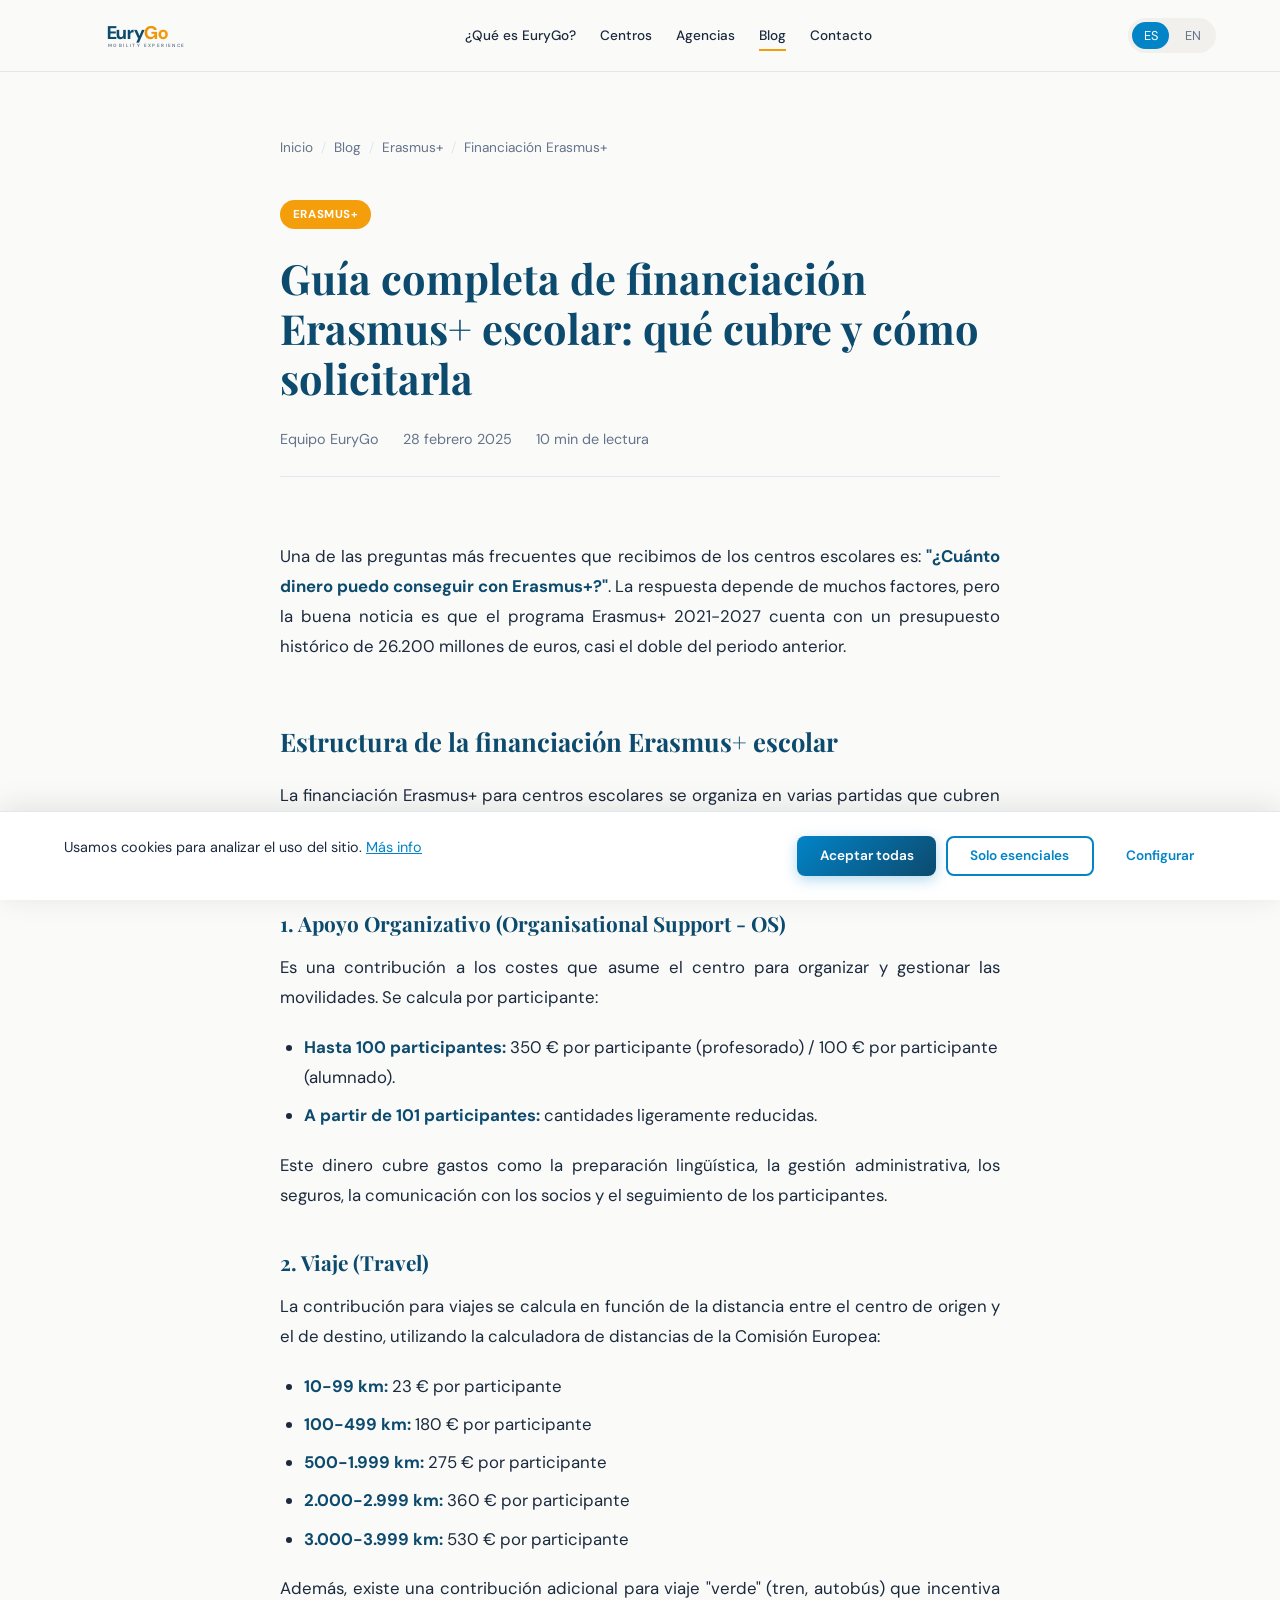
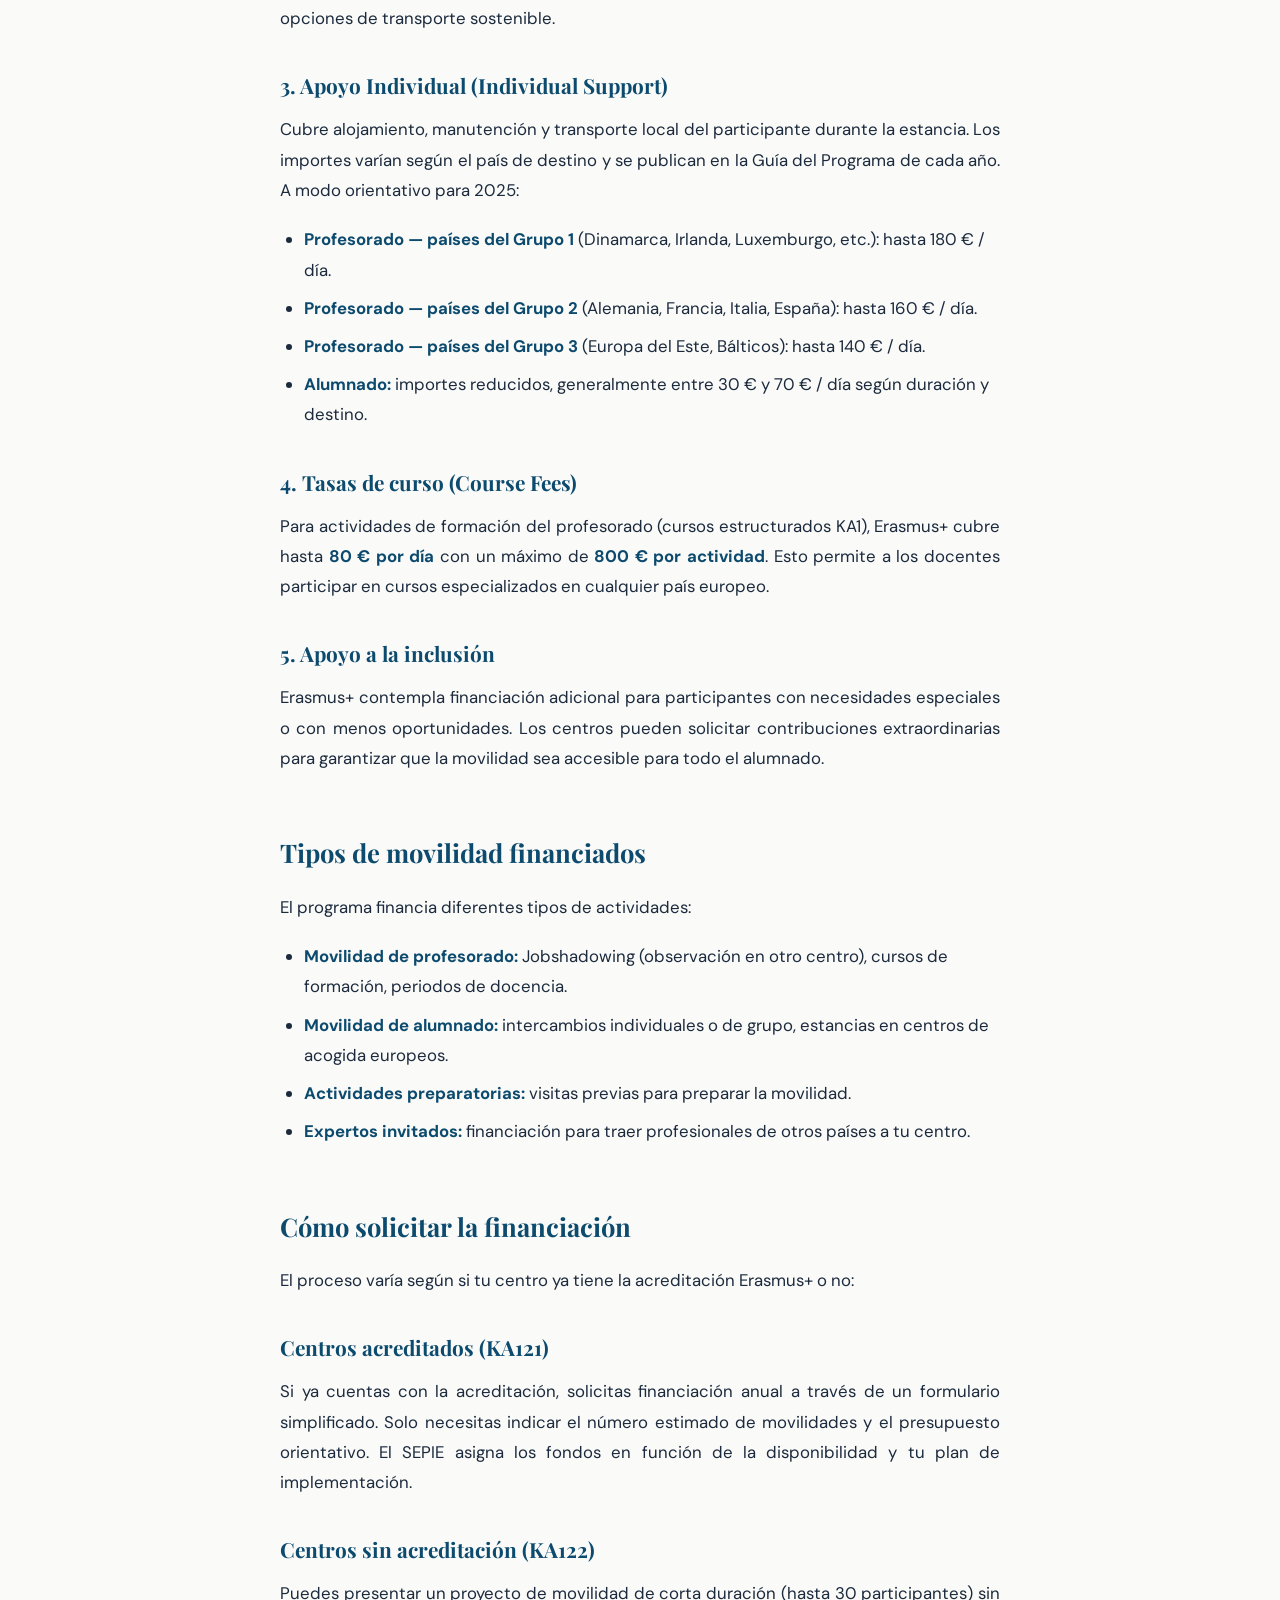
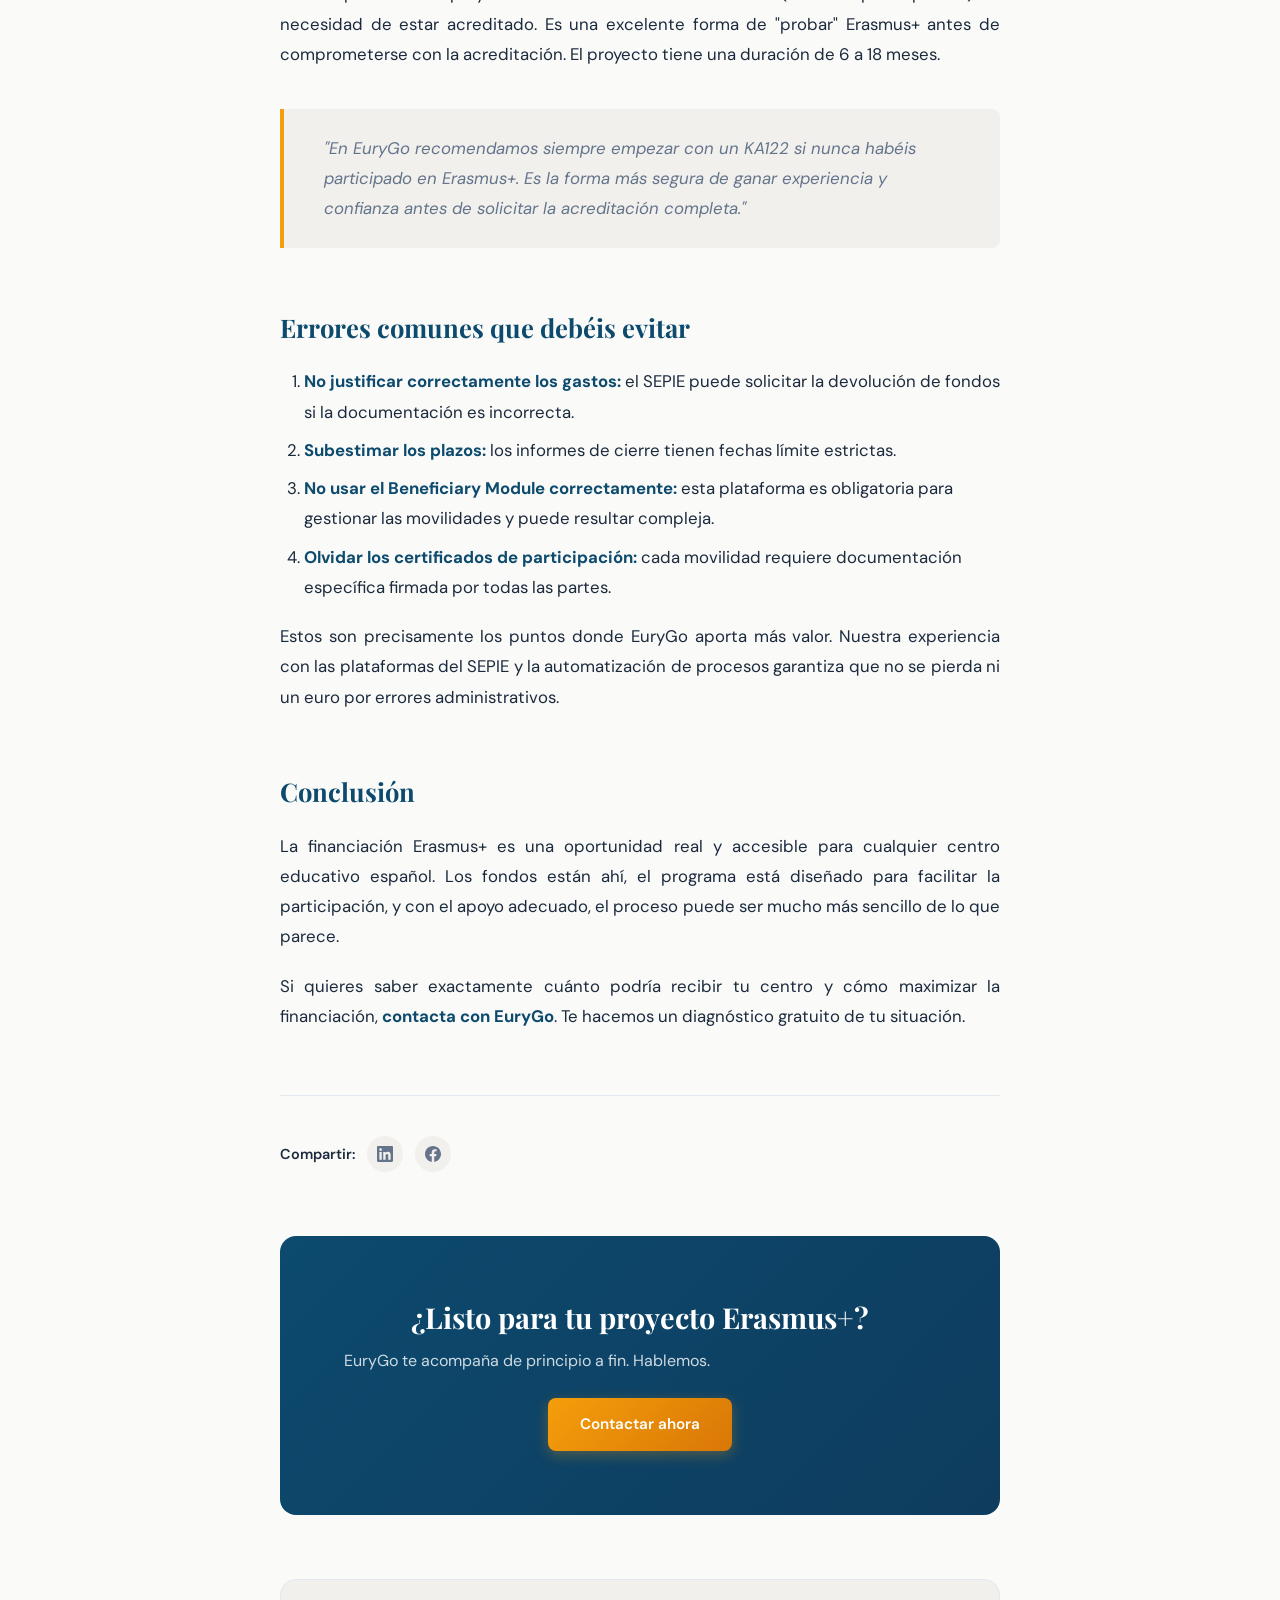
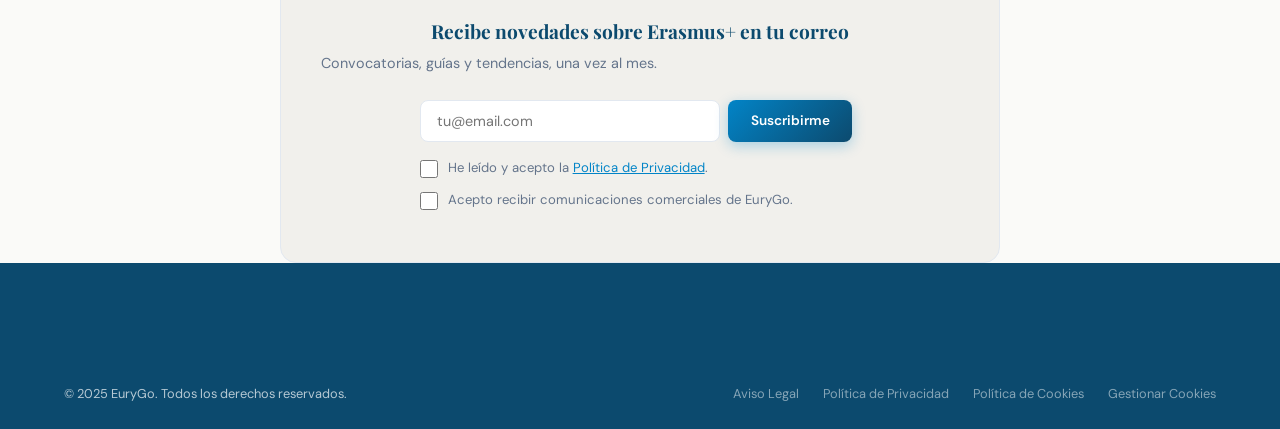
<file: blog/guia-financiacion-erasmus-escolar/index.html>
<!DOCTYPE html>
<html lang="es">
<head>
  <meta charset="UTF-8">
  <meta name="viewport" content="width=device-width, initial-scale=1.0">
  <title>Guía completa de financiación Erasmus+ escolar | EuryGo</title>
  <meta name="description" content="Todo sobre la financiación Erasmus+ para centros escolares: tipos de fondos, importes, convocatorias y cómo maximizar tu presupuesto europeo.">
  <meta property="og:title" content="Guía completa de financiación Erasmus+ escolar: qué cubre y cómo solicitarla">
  <meta property="og:type" content="article">
  <meta property="og:url" content="https://www.eurygo.com/blog/guia-financiacion-erasmus-escolar/">
  <meta name="twitter:card" content="summary_large_image">
  <link rel="alternate" hreflang="es" href="https://www.eurygo.com/blog/guia-financiacion-erasmus-escolar/">
  <link rel="canonical" href="https://www.eurygo.com/blog/guia-financiacion-erasmus-escolar/">
  <link rel="preconnect" href="https://fonts.googleapis.com">
  <link rel="preconnect" href="https://fonts.gstatic.com" crossorigin>
  <link href="https://fonts.googleapis.com/css2?family=DM+Sans:wght@400;500;600;700&family=Playfair+Display:wght@600;700;800&display=swap" rel="stylesheet">
  <link rel="stylesheet" href="/assets/css/main.css">
  <script>window.dataLayer=window.dataLayer||[];function gtag(){dataLayer.push(arguments);}gtag('consent','default',{'analytics_storage':'denied','ad_storage':'denied','ad_user_data':'denied','ad_personalization':'denied','wait_for_update':500});</script>
  <!-- GA4 desactivado hasta configurar ID real en config.php
  <script async src="https://www.googletagmanager.com/gtag/js?id=G-XXXXXXXX"></script>
  <script>window.dataLayer=window.dataLayer||[];function gtag(){dataLayer.push(arguments);}gtag('js',new Date());gtag('config','G-XXXXXXXX',{'anonymize_ip':true});</script>
  -->
  <script type="application/ld+json">
  {"@context":"https://schema.org","@type":"BlogPosting","headline":"Guía completa de financiación Erasmus+ escolar: qué cubre y cómo solicitarla","author":{"@type":"Organization","name":"EuryGo"},"publisher":{"@type":"Organization","name":"EuryGo","url":"https://www.eurygo.com"},"datePublished":"2025-02-28","url":"https://www.eurygo.com/blog/guia-financiacion-erasmus-escolar/"}
  </script>
</head>
<body>
  <a href="#main" class="skip-link">Ir al contenido principal</a>
  <nav class="nav" role="navigation"><div class="nav__inner"><a href="/" class="nav__logo" aria-label="EuryGo"><svg xmlns="http://www.w3.org/2000/svg" viewBox="0 0 360 100" width="160" height="44"><defs><linearGradient id="navGoldText" x1="0%" y1="0%" x2="100%" y2="0%"><stop offset="0%" stop-color="#D97706"/><stop offset="100%" stop-color="#F59E0B"/></linearGradient></defs><text x="105" y="58" font-family="'DM Sans',sans-serif" font-weight="800" font-size="46" fill="#0C4A6E" letter-spacing="-1">Eury<tspan fill="url(#navGoldText)">Go</tspan></text><text x="108" y="78" font-family="'DM Sans',sans-serif" font-weight="600" font-size="11.5" fill="#64748B" letter-spacing="3.5">MOBILITY EXPERIENCE</text></svg></a><div class="nav__links"><a href="/#about" class="nav__link">¿Qué es EuryGo?</a><a href="/#schools" class="nav__link">Centros</a><a href="/#agencies" class="nav__link">Agencias</a><a href="/blog/" class="nav__link nav__link--active">Blog</a><a href="/#contact" class="nav__link">Contacto</a></div><div class="nav__right"><div class="lang-switch"><button class="lang-switch__btn lang-switch__btn--active" data-lang="es">ES</button><button class="lang-switch__btn" data-lang="en">EN</button></div><button class="nav__toggle" aria-label="Menú"><span></span><span></span><span></span></button></div></div></nav>

  <main id="main">
    <div class="container">
      <article class="article">
        <nav class="article__breadcrumb" aria-label="Breadcrumb">
          <a href="/">Inicio</a> <span class="separator">/</span>
          <a href="/blog/">Blog</a> <span class="separator">/</span>
          <a href="/blog/">Erasmus+</a> <span class="separator">/</span>
          <span>Financiación Erasmus+</span>
        </nav>

        <header class="article__header">
          <span class="article__category-tag" style="background: var(--color-gold);">Erasmus+</span>
          <h1>Guía completa de financiación Erasmus+ escolar: qué cubre y cómo solicitarla</h1>
          <div class="article__meta">
            <span>Equipo EuryGo</span>
            <span>28 febrero 2025</span>
            <span>10 min de lectura</span>
          </div>
        </header>

        <div class="article__content">
          <p>Una de las preguntas más frecuentes que recibimos de los centros escolares es: <strong>"¿Cuánto dinero puedo conseguir con Erasmus+?"</strong>. La respuesta depende de muchos factores, pero la buena noticia es que el programa Erasmus+ 2021-2027 cuenta con un presupuesto histórico de 26.200 millones de euros, casi el doble del periodo anterior.</p>

          <h2>Estructura de la financiación Erasmus+ escolar</h2>
          <p>La financiación Erasmus+ para centros escolares se organiza en varias partidas que cubren diferentes aspectos de la movilidad. No se trata de un cheque en blanco, sino de contribuciones predefinidas para cada concepto:</p>

          <h3>1. Apoyo Organizativo (Organisational Support - OS)</h3>
          <p>Es una contribución a los costes que asume el centro para organizar y gestionar las movilidades. Se calcula por participante:</p>
          <ul>
            <li><strong>Hasta 100 participantes:</strong> 350 € por participante (profesorado) / 100 € por participante (alumnado).</li>
            <li><strong>A partir de 101 participantes:</strong> cantidades ligeramente reducidas.</li>
          </ul>
          <p>Este dinero cubre gastos como la preparación lingüística, la gestión administrativa, los seguros, la comunicación con los socios y el seguimiento de los participantes.</p>

          <h3>2. Viaje (Travel)</h3>
          <p>La contribución para viajes se calcula en función de la distancia entre el centro de origen y el de destino, utilizando la calculadora de distancias de la Comisión Europea:</p>
          <ul>
            <li><strong>10-99 km:</strong> 23 € por participante</li>
            <li><strong>100-499 km:</strong> 180 € por participante</li>
            <li><strong>500-1.999 km:</strong> 275 € por participante</li>
            <li><strong>2.000-2.999 km:</strong> 360 € por participante</li>
            <li><strong>3.000-3.999 km:</strong> 530 € por participante</li>
          </ul>
          <p>Además, existe una contribución adicional para viaje "verde" (tren, autobús) que incentiva opciones de transporte sostenible.</p>

          <h3>3. Apoyo Individual (Individual Support)</h3>
          <p>Cubre alojamiento, manutención y transporte local del participante durante la estancia. Los importes varían según el país de destino y se publican en la Guía del Programa de cada año. A modo orientativo para 2025:</p>
          <ul>
            <li><strong>Profesorado — países del Grupo 1</strong> (Dinamarca, Irlanda, Luxemburgo, etc.): hasta 180 € / día.</li>
            <li><strong>Profesorado — países del Grupo 2</strong> (Alemania, Francia, Italia, España): hasta 160 € / día.</li>
            <li><strong>Profesorado — países del Grupo 3</strong> (Europa del Este, Bálticos): hasta 140 € / día.</li>
            <li><strong>Alumnado:</strong> importes reducidos, generalmente entre 30 € y 70 € / día según duración y destino.</li>
          </ul>

          <h3>4. Tasas de curso (Course Fees)</h3>
          <p>Para actividades de formación del profesorado (cursos estructurados KA1), Erasmus+ cubre hasta <strong>80 € por día</strong> con un máximo de <strong>800 € por actividad</strong>. Esto permite a los docentes participar en cursos especializados en cualquier país europeo.</p>

          <h3>5. Apoyo a la inclusión</h3>
          <p>Erasmus+ contempla financiación adicional para participantes con necesidades especiales o con menos oportunidades. Los centros pueden solicitar contribuciones extraordinarias para garantizar que la movilidad sea accesible para todo el alumnado.</p>

          <h2>Tipos de movilidad financiados</h2>
          <p>El programa financia diferentes tipos de actividades:</p>
          <ul>
            <li><strong>Movilidad de profesorado:</strong> Jobshadowing (observación en otro centro), cursos de formación, periodos de docencia.</li>
            <li><strong>Movilidad de alumnado:</strong> intercambios individuales o de grupo, estancias en centros de acogida europeos.</li>
            <li><strong>Actividades preparatorias:</strong> visitas previas para preparar la movilidad.</li>
            <li><strong>Expertos invitados:</strong> financiación para traer profesionales de otros países a tu centro.</li>
          </ul>

          <h2>Cómo solicitar la financiación</h2>
          <p>El proceso varía según si tu centro ya tiene la acreditación Erasmus+ o no:</p>

          <h3>Centros acreditados (KA121)</h3>
          <p>Si ya cuentas con la acreditación, solicitas financiación anual a través de un formulario simplificado. Solo necesitas indicar el número estimado de movilidades y el presupuesto orientativo. El SEPIE asigna los fondos en función de la disponibilidad y tu plan de implementación.</p>

          <h3>Centros sin acreditación (KA122)</h3>
          <p>Puedes presentar un proyecto de movilidad de corta duración (hasta 30 participantes) sin necesidad de estar acreditado. Es una excelente forma de "probar" Erasmus+ antes de comprometerse con la acreditación. El proyecto tiene una duración de 6 a 18 meses.</p>

          <blockquote>
            "En EuryGo recomendamos siempre empezar con un KA122 si nunca habéis participado en Erasmus+. Es la forma más segura de ganar experiencia y confianza antes de solicitar la acreditación completa."
          </blockquote>

          <h2>Errores comunes que debéis evitar</h2>
          <ol>
            <li><strong>No justificar correctamente los gastos:</strong> el SEPIE puede solicitar la devolución de fondos si la documentación es incorrecta.</li>
            <li><strong>Subestimar los plazos:</strong> los informes de cierre tienen fechas límite estrictas.</li>
            <li><strong>No usar el Beneficiary Module correctamente:</strong> esta plataforma es obligatoria para gestionar las movilidades y puede resultar compleja.</li>
            <li><strong>Olvidar los certificados de participación:</strong> cada movilidad requiere documentación específica firmada por todas las partes.</li>
          </ol>
          <p>Estos son precisamente los puntos donde EuryGo aporta más valor. Nuestra experiencia con las plataformas del SEPIE y la automatización de procesos garantiza que no se pierda ni un euro por errores administrativos.</p>

          <h2>Conclusión</h2>
          <p>La financiación Erasmus+ es una oportunidad real y accesible para cualquier centro educativo español. Los fondos están ahí, el programa está diseñado para facilitar la participación, y con el apoyo adecuado, el proceso puede ser mucho más sencillo de lo que parece.</p>
          <p>Si quieres saber exactamente cuánto podría recibir tu centro y cómo maximizar la financiación, <strong>contacta con EuryGo</strong>. Te hacemos un diagnóstico gratuito de tu situación.</p>
        </div>

        <div class="article__share">
          <span>Compartir:</span>
          <a href="https://www.linkedin.com/sharing/share-offsite/?url=https://www.eurygo.com/blog/guia-financiacion-erasmus-escolar/" target="_blank" rel="noopener noreferrer" class="social--linkedin" aria-label="LinkedIn"><svg viewBox="0 0 24 24"><path d="M20.447 20.452h-3.554v-5.569c0-1.328-.027-3.037-1.852-3.037-1.853 0-2.136 1.445-2.136 2.939v5.667H9.351V9h3.414v1.561h.046c.477-.9 1.637-1.85 3.37-1.85 3.601 0 4.267 2.37 4.267 5.455v6.286zM5.337 7.433a2.062 2.062 0 01-2.063-2.065 2.064 2.064 0 112.063 2.065zm1.782 13.019H3.555V9h3.564v11.452zM22.225 0H1.771C.792 0 0 .774 0 1.729v20.542C0 23.227.792 24 1.771 24h20.451C23.2 24 24 23.227 24 22.271V1.729C24 .774 23.2 0 22.222 0h.003z"/></svg></a>
          <a href="https://www.facebook.com/sharer/sharer.php?u=https://www.eurygo.com/blog/guia-financiacion-erasmus-escolar/" target="_blank" rel="noopener noreferrer" class="social--facebook" aria-label="Facebook"><svg viewBox="0 0 24 24"><path d="M24 12.073c0-6.627-5.373-12-12-12s-12 5.373-12 12c0 5.99 4.388 10.954 10.125 11.854v-8.385H7.078v-3.47h3.047V9.43c0-3.007 1.792-4.669 4.533-4.669 1.312 0 2.686.235 2.686.235v2.953H15.83c-1.491 0-1.956.925-1.956 1.874v2.25h3.328l-.532 3.47h-2.796v8.385C19.612 23.027 24 18.062 24 12.073z"/></svg></a>

        </div>

        <div class="article__cta">
          <h3>¿Listo para tu proyecto Erasmus+?</h3>
          <p>EuryGo te acompaña de principio a fin. Hablemos.</p>
          <a href="/#contact" class="btn btn--gold">Contactar ahora</a>
        </div>

        <div class="newsletter">
          <h3>Recibe novedades sobre Erasmus+ en tu correo</h3>
          <p>Convocatorias, guías y tendencias, una vez al mes.</p>
          <form class="newsletter__form" data-track="newsletter"><input type="hidden" name="form_time" value=""><input type="email" placeholder="tu@email.com" required><button type="submit" class="btn btn--primary btn--sm">Suscribirme</button><div style="position:absolute;left:-9999px;top:-9999px" aria-hidden="true" tabindex="-1"><input type="text" name="website" value="" tabindex="-1" autocomplete="off"></div><div class="cf-turnstile" data-sitekey="0x4AAAAAADMDpUVOZ6eBQdEd" data-callback="onNewsletterTurnstile"></div><input type="hidden" name="cf_turnstile_response" value=""></form>
          <div class="newsletter__consent"><div class="form__checkbox"><input type="checkbox" id="nl-priv-2" name="newsletter-privacy" required><label for="nl-priv-2">He leído y acepto la <a href="/privacidad/">Política de Privacidad</a>.</label></div><div class="form__checkbox"><input type="checkbox" id="nl-comm-2" name="newsletter-commercial"><label for="nl-comm-2">Acepto recibir comunicaciones comerciales de EuryGo.</label></div></div>
        </div>
      </article>
    </div>
  </main>

  <footer class="footer"><div class="container"><div class="footer__bottom"><span>© 2025 EuryGo. Todos los derechos reservados.</span><div class="footer__bottom-links"><a href="/aviso-legal/">Aviso Legal</a><a href="/privacidad/">Política de Privacidad</a><a href="/cookies/">Política de Cookies</a><a href="#" data-action="manage-cookies">Gestionar Cookies</a></div></div></div></footer>
  <div class="cookie-banner" id="cookie-banner" role="dialog"><div class="cookie-banner__inner"><p class="cookie-banner__text">Usamos cookies para analizar el uso del sitio. <a href="/cookies/">Más info</a></p><div class="cookie-banner__actions"><button class="btn btn--primary btn--sm" id="cookie-accept-all">Aceptar todas</button><button class="btn btn--outline btn--sm" id="cookie-essential">Solo esenciales</button><button class="btn btn--sm" id="cookie-manage" style="color:var(--color-primary);font-weight:600;">Configurar</button></div></div></div>
  <div class="cookie-modal" id="cookie-modal" role="dialog"><div class="cookie-modal__overlay"></div><div class="cookie-modal__content"><button class="cookie-modal__close" id="cookie-modal-close">&times;</button><h3>Preferencias de cookies</h3><div class="cookie-category"><div class="cookie-category__header"><h4>Esenciales</h4><span class="badge">Siempre activas</span></div></div><div class="cookie-category"><div class="cookie-category__header"><h4>Analíticas</h4><label class="toggle"><input type="checkbox" id="cookie-analytics"><span class="toggle__slider"></span></label></div></div><div class="cookie-category"><div class="cookie-category__header"><h4>Marketing</h4><label class="toggle"><input type="checkbox" id="cookie-marketing"><span class="toggle__slider"></span></label></div></div><div class="cookie-modal__actions"><button class="btn btn--primary btn--sm" id="cookie-modal-accept">Aceptar todas</button><button class="btn btn--outline btn--sm" id="cookie-modal-save">Guardar</button></div></div></div>
  <script src="/assets/js/i18n.js"></script><script src="/assets/js/cookies.js"></script><script src="/assets/js/analytics.js"></script><script src="/assets/js/main.js"></script>
  <script src="https://challenges.cloudflare.com/turnstile/v0/api.js" async defer></script>
  <script>function onNewsletterTurnstile(token){var f=document.querySelector('[data-track="newsletter"] input[name="cf_turnstile_response"]');if(f)f.value=token;}</script>
</body>
</html>
</file>
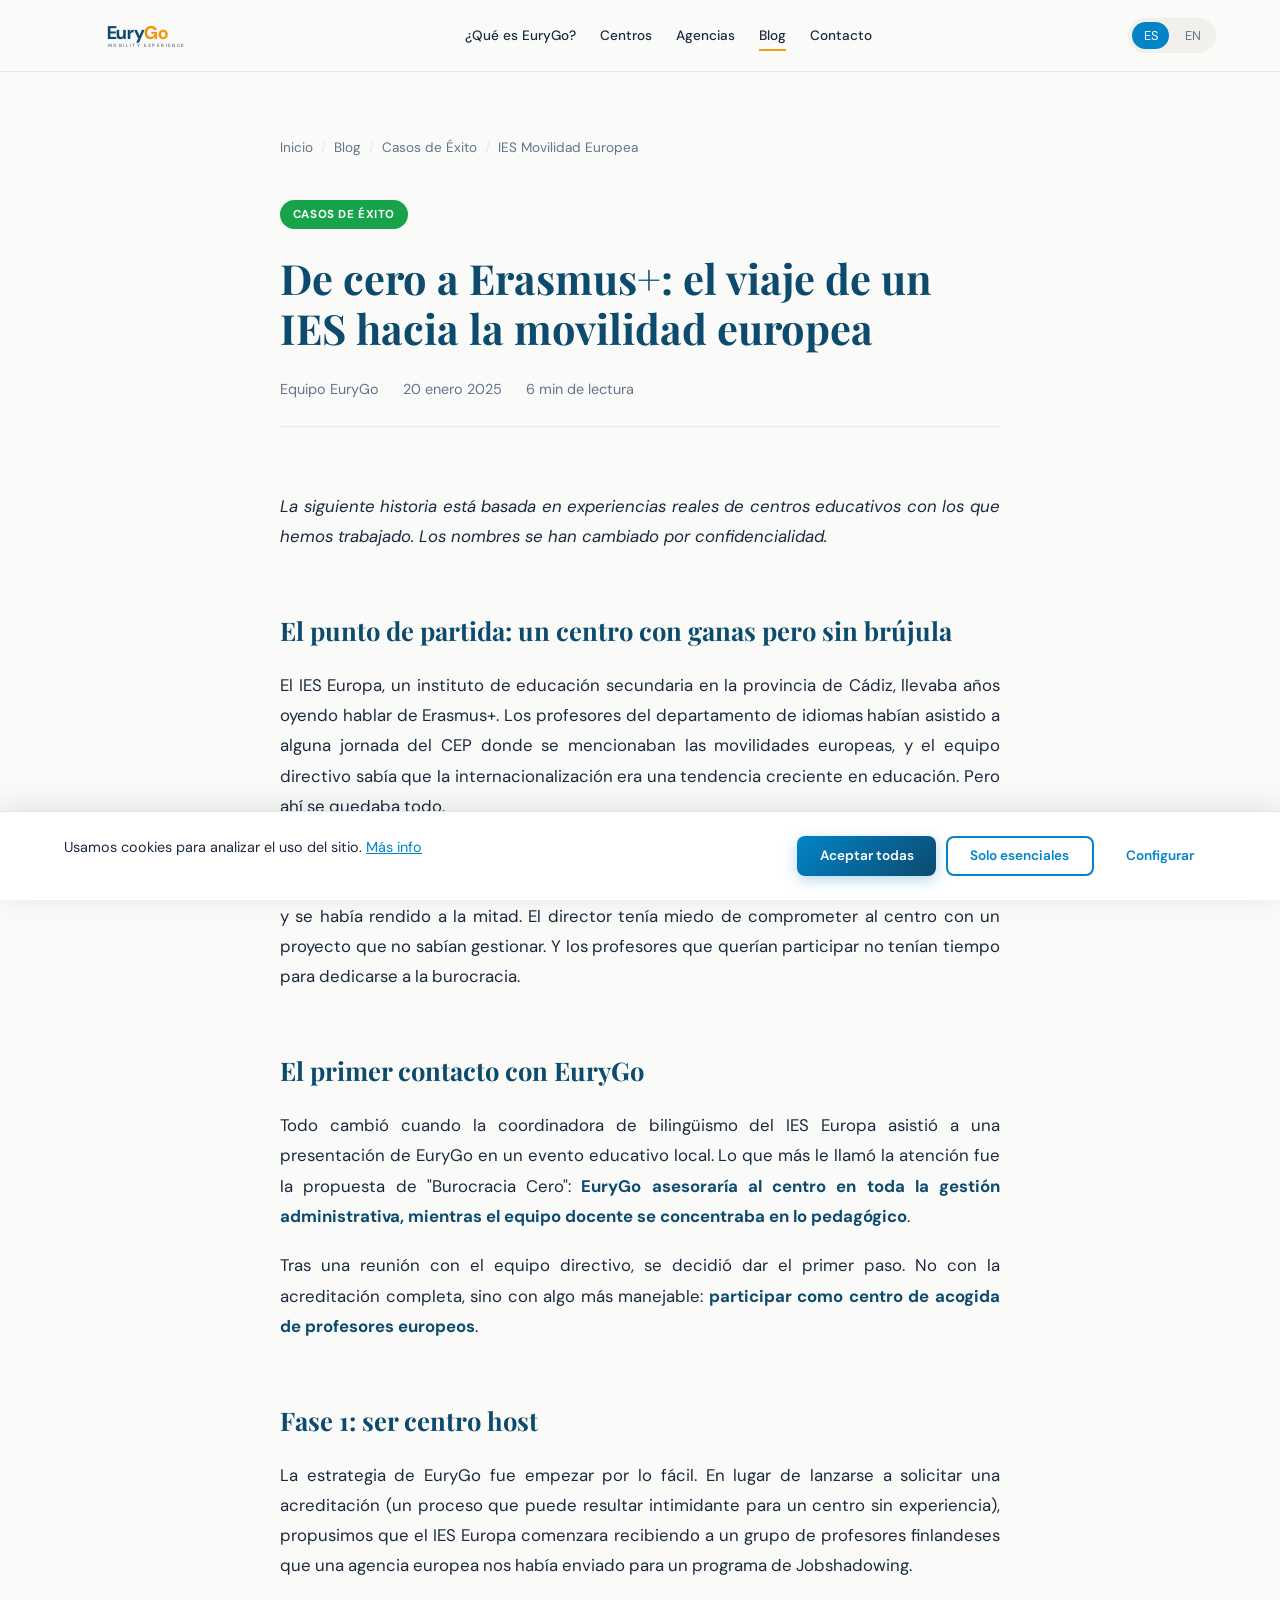
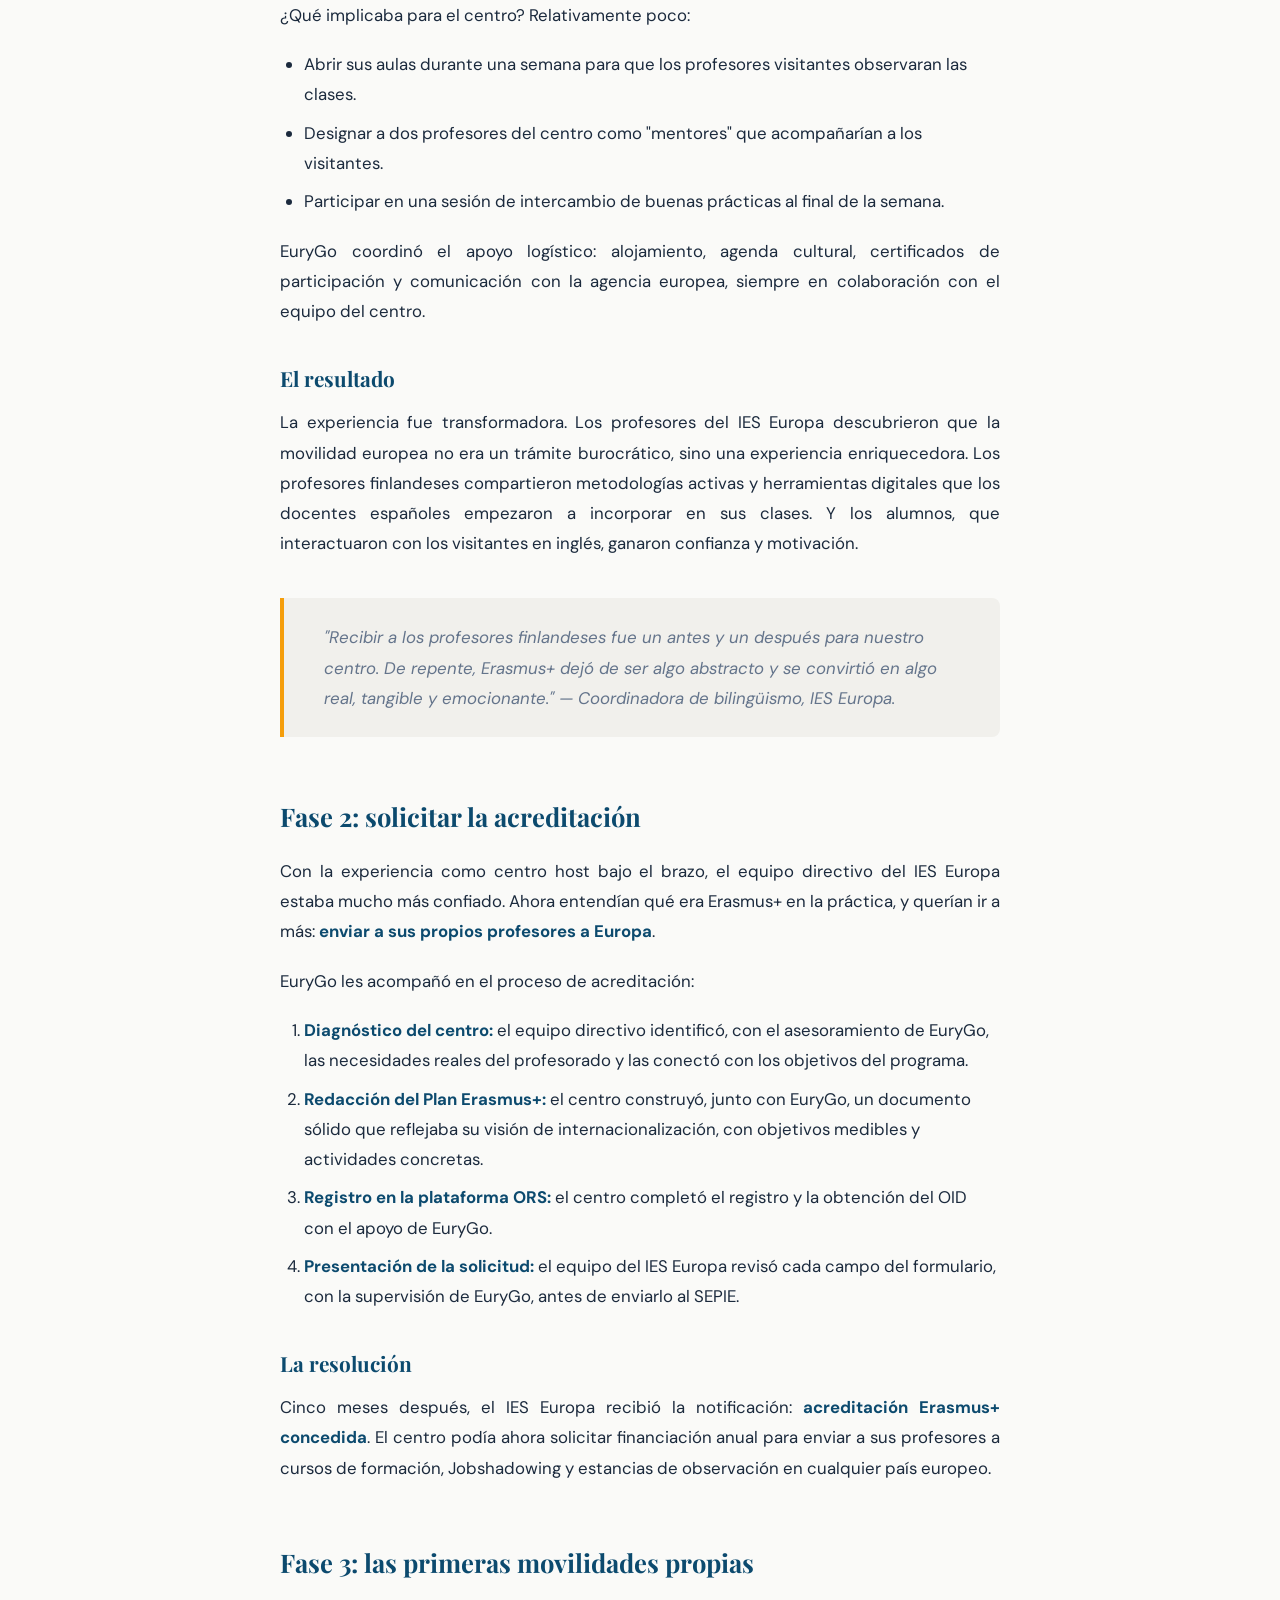
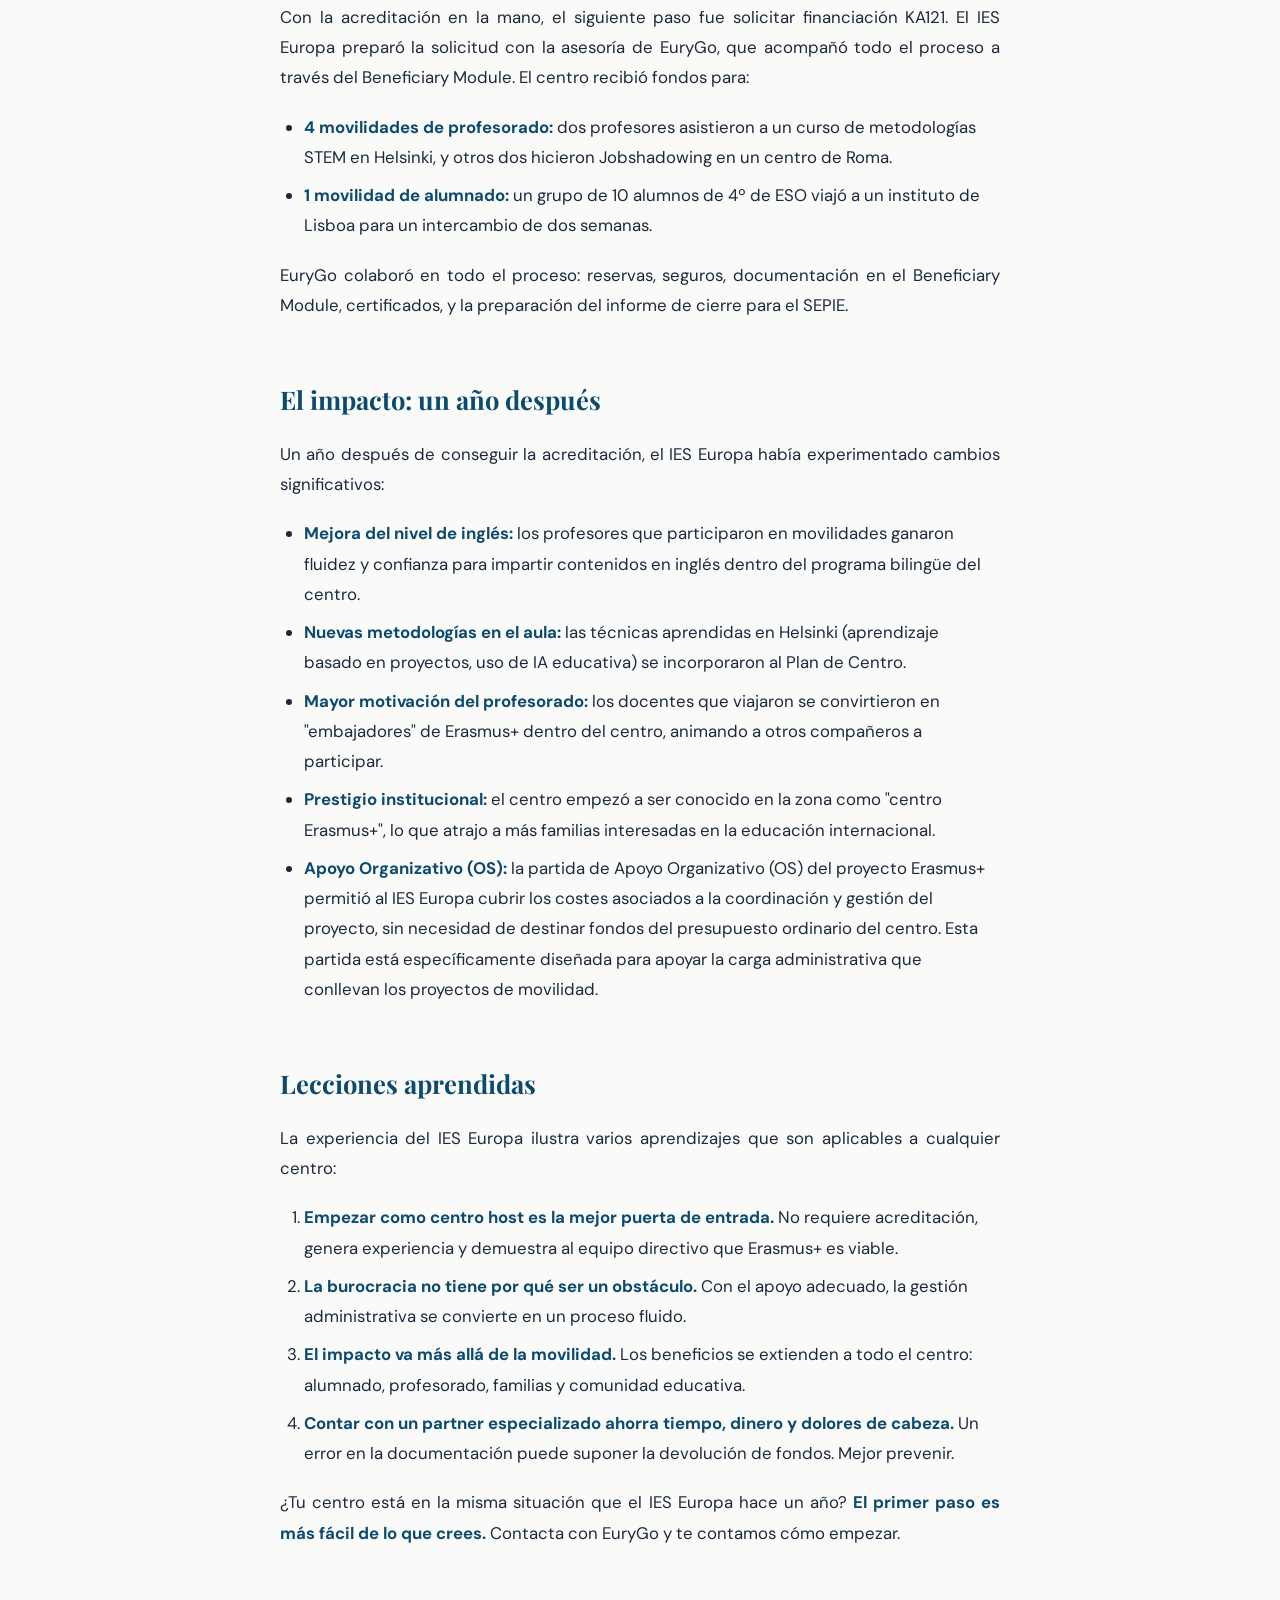
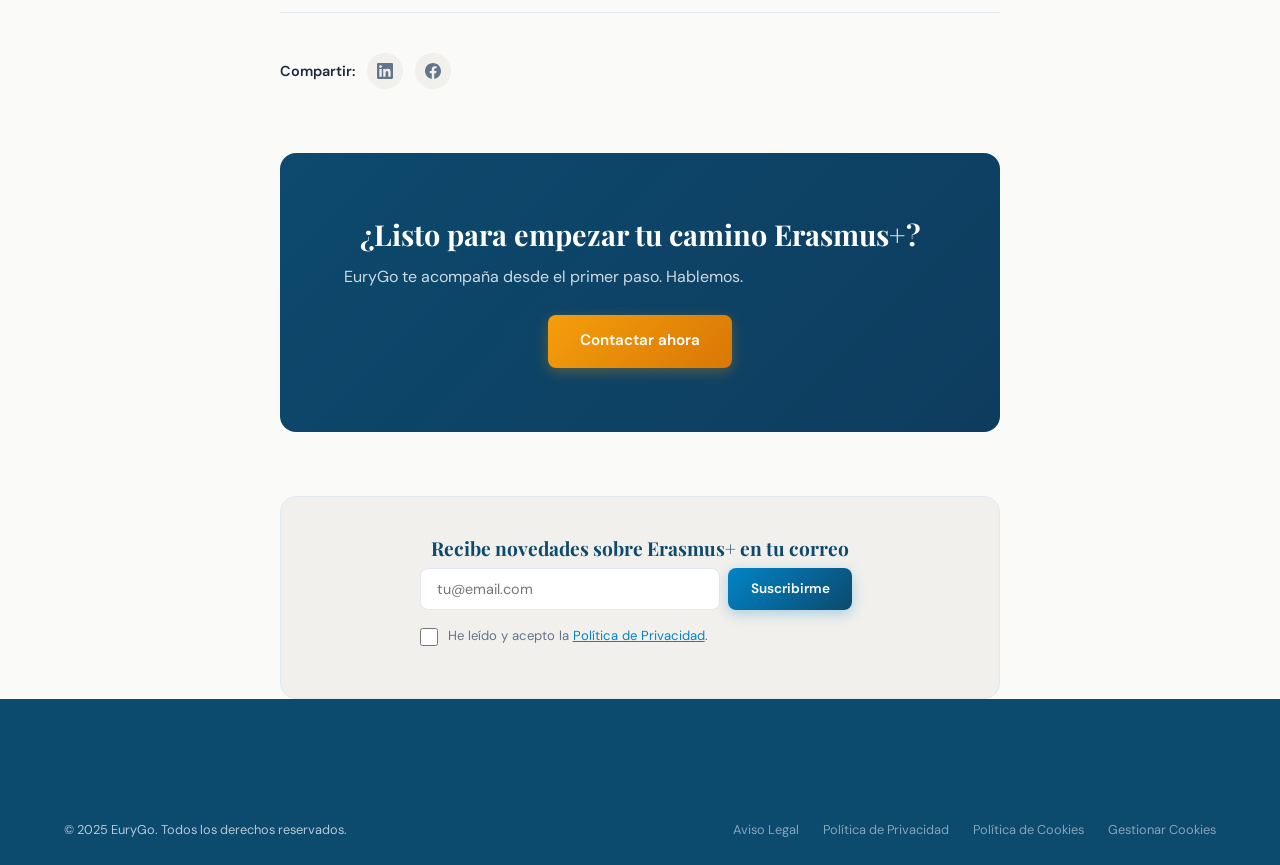
<file: blog/ies-movilidad-europea-caso-exito/index.html>
<!DOCTYPE html>
<html lang="es">
<head>
  <meta charset="UTF-8">
  <meta name="viewport" content="width=device-width, initial-scale=1.0">
  <title>De cero a Erasmus+: el viaje de un IES hacia la movilidad europea | EuryGo</title>
  <meta name="description" content="Caso de éxito: cómo un instituto de educación secundaria logró su acreditación Erasmus+ y organizó su primer intercambio europeo con la ayuda de EuryGo.">
  <meta property="og:title" content="De cero a Erasmus+: el viaje de un IES hacia la movilidad europea">
  <meta property="og:type" content="article">
  <meta property="og:url" content="https://www.eurygo.com/blog/ies-movilidad-europea-caso-exito/">
  <meta name="twitter:card" content="summary_large_image">
  <link rel="alternate" hreflang="es" href="https://www.eurygo.com/blog/ies-movilidad-europea-caso-exito/">
  <link rel="canonical" href="https://www.eurygo.com/blog/ies-movilidad-europea-caso-exito/">
  <link rel="preconnect" href="https://fonts.googleapis.com">
  <link rel="preconnect" href="https://fonts.gstatic.com" crossorigin>
  <link href="https://fonts.googleapis.com/css2?family=DM+Sans:wght@400;500;600;700&family=Playfair+Display:wght@600;700;800&display=swap" rel="stylesheet">
  <link rel="stylesheet" href="/assets/css/main.css">
  <script>window.dataLayer=window.dataLayer||[];function gtag(){dataLayer.push(arguments);}gtag('consent','default',{'analytics_storage':'denied','ad_storage':'denied','ad_user_data':'denied','ad_personalization':'denied','wait_for_update':500});</script>
  <!-- GA4 desactivado hasta configurar ID real en config.php
  <script async src="https://www.googletagmanager.com/gtag/js?id=G-XXXXXXXX"></script>
  <script>window.dataLayer=window.dataLayer||[];function gtag(){dataLayer.push(arguments);}gtag('js',new Date());gtag('config','G-XXXXXXXX',{'anonymize_ip':true});</script>
  -->
  <script type="application/ld+json">
  {"@context":"https://schema.org","@type":"BlogPosting","headline":"De cero a Erasmus+: el viaje de un IES hacia la movilidad europea","author":{"@type":"Organization","name":"EuryGo"},"publisher":{"@type":"Organization","name":"EuryGo","url":"https://www.eurygo.com"},"datePublished":"2025-01-20","url":"https://www.eurygo.com/blog/ies-movilidad-europea-caso-exito/"}
  </script>
</head>
<body>
  <a href="#main" class="skip-link">Ir al contenido principal</a>
  <nav class="nav" role="navigation"><div class="nav__inner"><a href="/" class="nav__logo" aria-label="EuryGo"><svg xmlns="http://www.w3.org/2000/svg" viewBox="0 0 360 100" width="160" height="44"><defs><linearGradient id="navGoldText" x1="0%" y1="0%" x2="100%" y2="0%"><stop offset="0%" stop-color="#D97706"/><stop offset="100%" stop-color="#F59E0B"/></linearGradient></defs><text x="105" y="58" font-family="'DM Sans',sans-serif" font-weight="800" font-size="46" fill="#0C4A6E" letter-spacing="-1">Eury<tspan fill="url(#navGoldText)">Go</tspan></text><text x="108" y="78" font-family="'DM Sans',sans-serif" font-weight="600" font-size="11.5" fill="#64748B" letter-spacing="3.5">MOBILITY EXPERIENCE</text></svg></a><div class="nav__links"><a href="/#about" class="nav__link">¿Qué es EuryGo?</a><a href="/#schools" class="nav__link">Centros</a><a href="/#agencies" class="nav__link">Agencias</a><a href="/blog/" class="nav__link nav__link--active">Blog</a><a href="/#contact" class="nav__link">Contacto</a></div><div class="nav__right"><div class="lang-switch"><button class="lang-switch__btn lang-switch__btn--active" data-lang="es">ES</button><button class="lang-switch__btn" data-lang="en">EN</button></div><button class="nav__toggle" aria-label="Menú"><span></span><span></span><span></span></button></div></div></nav>

  <main id="main">
    <div class="container">
      <article class="article">
        <nav class="article__breadcrumb" aria-label="Breadcrumb">
          <a href="/">Inicio</a> <span class="separator">/</span>
          <a href="/blog/">Blog</a> <span class="separator">/</span>
          <a href="/blog/">Casos de Éxito</a> <span class="separator">/</span>
          <span>IES Movilidad Europea</span>
        </nav>

        <header class="article__header">
          <span class="article__category-tag blog-card__category--green" style="background: #16a34a;">Casos de Éxito</span>
          <h1>De cero a Erasmus+: el viaje de un IES hacia la movilidad europea</h1>
          <div class="article__meta">
            <span>Equipo EuryGo</span>
            <span>20 enero 2025</span>
            <span>6 min de lectura</span>
          </div>
        </header>

        <div class="article__content">
          <p><em>La siguiente historia está basada en experiencias reales de centros educativos con los que hemos trabajado. Los nombres se han cambiado por confidencialidad.</em></p>

          <h2>El punto de partida: un centro con ganas pero sin brújula</h2>
          <p>El IES Europa, un instituto de educación secundaria en la provincia de Cádiz, llevaba años oyendo hablar de Erasmus+. Los profesores del departamento de idiomas habían asistido a alguna jornada del CEP donde se mencionaban las movilidades europeas, y el equipo directivo sabía que la internacionalización era una tendencia creciente en educación. Pero ahí se quedaba todo.</p>
          <p>El problema era claro: <strong>nadie en el centro sabía por dónde empezar</strong>. La jefa de estudios había intentado leer la Guía del Programa Erasmus+, un documento de más de 300 páginas, y se había rendido a la mitad. El director tenía miedo de comprometer al centro con un proyecto que no sabían gestionar. Y los profesores que querían participar no tenían tiempo para dedicarse a la burocracia.</p>

          <h2>El primer contacto con EuryGo</h2>
          <p>Todo cambió cuando la coordinadora de bilingüismo del IES Europa asistió a una presentación de EuryGo en un evento educativo local. Lo que más le llamó la atención fue la propuesta de "Burocracia Cero": <strong>EuryGo asesoraría al centro en toda la gestión administrativa, mientras el equipo docente se concentraba en lo pedagógico</strong>.</p>
          <p>Tras una reunión con el equipo directivo, se decidió dar el primer paso. No con la acreditación completa, sino con algo más manejable: <strong>participar como centro de acogida de profesores europeos</strong>.</p>

          <h2>Fase 1: ser centro host</h2>
          <p>La estrategia de EuryGo fue empezar por lo fácil. En lugar de lanzarse a solicitar una acreditación (un proceso que puede resultar intimidante para un centro sin experiencia), propusimos que el IES Europa comenzara recibiendo a un grupo de profesores finlandeses que una agencia europea nos había enviado para un programa de Jobshadowing.</p>
          <p>¿Qué implicaba para el centro? Relativamente poco:</p>
          <ul>
            <li>Abrir sus aulas durante una semana para que los profesores visitantes observaran las clases.</li>
            <li>Designar a dos profesores del centro como "mentores" que acompañarían a los visitantes.</li>
            <li>Participar en una sesión de intercambio de buenas prácticas al final de la semana.</li>
          </ul>
          <p>EuryGo coordinó el apoyo logístico: alojamiento, agenda cultural, certificados de participación y comunicación con la agencia europea, siempre en colaboración con el equipo del centro.</p>

          <h3>El resultado</h3>
          <p>La experiencia fue transformadora. Los profesores del IES Europa descubrieron que la movilidad europea no era un trámite burocrático, sino una experiencia enriquecedora. Los profesores finlandeses compartieron metodologías activas y herramientas digitales que los docentes españoles empezaron a incorporar en sus clases. Y los alumnos, que interactuaron con los visitantes en inglés, ganaron confianza y motivación.</p>

          <blockquote>
            "Recibir a los profesores finlandeses fue un antes y un después para nuestro centro. De repente, Erasmus+ dejó de ser algo abstracto y se convirtió en algo real, tangible y emocionante." — Coordinadora de bilingüismo, IES Europa.
          </blockquote>

          <h2>Fase 2: solicitar la acreditación</h2>
          <p>Con la experiencia como centro host bajo el brazo, el equipo directivo del IES Europa estaba mucho más confiado. Ahora entendían qué era Erasmus+ en la práctica, y querían ir a más: <strong>enviar a sus propios profesores a Europa</strong>.</p>
          <p>EuryGo les acompañó en el proceso de acreditación:</p>
          <ol>
            <li><strong>Diagnóstico del centro:</strong> el equipo directivo identificó, con el asesoramiento de EuryGo, las necesidades reales del profesorado y las conectó con los objetivos del programa.</li>
            <li><strong>Redacción del Plan Erasmus+:</strong> el centro construyó, junto con EuryGo, un documento sólido que reflejaba su visión de internacionalización, con objetivos medibles y actividades concretas.</li>
            <li><strong>Registro en la plataforma ORS:</strong> el centro completó el registro y la obtención del OID con el apoyo de EuryGo.</li>
            <li><strong>Presentación de la solicitud:</strong> el equipo del IES Europa revisó cada campo del formulario, con la supervisión de EuryGo, antes de enviarlo al SEPIE.</li>
          </ol>

          <h3>La resolución</h3>
          <p>Cinco meses después, el IES Europa recibió la notificación: <strong>acreditación Erasmus+ concedida</strong>. El centro podía ahora solicitar financiación anual para enviar a sus profesores a cursos de formación, Jobshadowing y estancias de observación en cualquier país europeo.</p>

          <h2>Fase 3: las primeras movilidades propias</h2>
          <p>Con la acreditación en la mano, el siguiente paso fue solicitar financiación KA121. El IES Europa preparó la solicitud con la asesoría de EuryGo, que acompañó todo el proceso a través del Beneficiary Module. El centro recibió fondos para:</p>
          <ul>
            <li><strong>4 movilidades de profesorado:</strong> dos profesores asistieron a un curso de metodologías STEM en Helsinki, y otros dos hicieron Jobshadowing en un centro de Roma.</li>
            <li><strong>1 movilidad de alumnado:</strong> un grupo de 10 alumnos de 4º de ESO viajó a un instituto de Lisboa para un intercambio de dos semanas.</li>
          </ul>
          <p>EuryGo colaboró en todo el proceso: reservas, seguros, documentación en el Beneficiary Module, certificados, y la preparación del informe de cierre para el SEPIE.</p>

          <h2>El impacto: un año después</h2>
          <p>Un año después de conseguir la acreditación, el IES Europa había experimentado cambios significativos:</p>
          <ul>
            <li><strong>Mejora del nivel de inglés:</strong> los profesores que participaron en movilidades ganaron fluidez y confianza para impartir contenidos en inglés dentro del programa bilingüe del centro.</li>
            <li><strong>Nuevas metodologías en el aula:</strong> las técnicas aprendidas en Helsinki (aprendizaje basado en proyectos, uso de IA educativa) se incorporaron al Plan de Centro.</li>
            <li><strong>Mayor motivación del profesorado:</strong> los docentes que viajaron se convirtieron en "embajadores" de Erasmus+ dentro del centro, animando a otros compañeros a participar.</li>
            <li><strong>Prestigio institucional:</strong> el centro empezó a ser conocido en la zona como "centro Erasmus+", lo que atrajo a más familias interesadas en la educación internacional.</li>
            <li><strong>Apoyo Organizativo (OS):</strong> la partida de Apoyo Organizativo (OS) del proyecto Erasmus+ permitió al IES Europa cubrir los costes asociados a la coordinación y gestión del proyecto, sin necesidad de destinar fondos del presupuesto ordinario del centro. Esta partida está específicamente diseñada para apoyar la carga administrativa que conllevan los proyectos de movilidad.</li>
          </ul>

          <h2>Lecciones aprendidas</h2>
          <p>La experiencia del IES Europa ilustra varios aprendizajes que son aplicables a cualquier centro:</p>
          <ol>
            <li><strong>Empezar como centro host es la mejor puerta de entrada.</strong> No requiere acreditación, genera experiencia y demuestra al equipo directivo que Erasmus+ es viable.</li>
            <li><strong>La burocracia no tiene por qué ser un obstáculo.</strong> Con el apoyo adecuado, la gestión administrativa se convierte en un proceso fluido.</li>
            <li><strong>El impacto va más allá de la movilidad.</strong> Los beneficios se extienden a todo el centro: alumnado, profesorado, familias y comunidad educativa.</li>
            <li><strong>Contar con un partner especializado ahorra tiempo, dinero y dolores de cabeza.</strong> Un error en la documentación puede suponer la devolución de fondos. Mejor prevenir.</li>
          </ol>

          <p>¿Tu centro está en la misma situación que el IES Europa hace un año? <strong>El primer paso es más fácil de lo que crees.</strong> Contacta con EuryGo y te contamos cómo empezar.</p>
        </div>

        <div class="article__share">
          <span>Compartir:</span>
          <a href="https://www.linkedin.com/sharing/share-offsite/?url=https://www.eurygo.com/blog/ies-movilidad-europea-caso-exito/" target="_blank" rel="noopener noreferrer" class="social--linkedin" aria-label="LinkedIn"><svg viewBox="0 0 24 24"><path d="M20.447 20.452h-3.554v-5.569c0-1.328-.027-3.037-1.852-3.037-1.853 0-2.136 1.445-2.136 2.939v5.667H9.351V9h3.414v1.561h.046c.477-.9 1.637-1.85 3.37-1.85 3.601 0 4.267 2.37 4.267 5.455v6.286zM5.337 7.433a2.062 2.062 0 01-2.063-2.065 2.064 2.064 0 112.063 2.065zm1.782 13.019H3.555V9h3.564v11.452zM22.225 0H1.771C.792 0 0 .774 0 1.729v20.542C0 23.227.792 24 1.771 24h20.451C23.2 24 24 23.227 24 22.271V1.729C24 .774 23.2 0 22.222 0h.003z"/></svg></a>
          <a href="https://www.facebook.com/sharer/sharer.php?u=https://www.eurygo.com/blog/ies-movilidad-europea-caso-exito/" target="_blank" rel="noopener noreferrer" class="social--facebook" aria-label="Facebook"><svg viewBox="0 0 24 24"><path d="M24 12.073c0-6.627-5.373-12-12-12s-12 5.373-12 12c0 5.99 4.388 10.954 10.125 11.854v-8.385H7.078v-3.47h3.047V9.43c0-3.007 1.792-4.669 4.533-4.669 1.312 0 2.686.235 2.686.235v2.953H15.83c-1.491 0-1.956.925-1.956 1.874v2.25h3.328l-.532 3.47h-2.796v8.385C19.612 23.027 24 18.062 24 12.073z"/></svg></a>

        </div>

        <div class="article__cta">
          <h3>¿Listo para empezar tu camino Erasmus+?</h3>
          <p>EuryGo te acompaña desde el primer paso. Hablemos.</p>
          <a href="/#contact" class="btn btn--gold">Contactar ahora</a>
        </div>

        <div class="newsletter">
          <h3>Recibe novedades sobre Erasmus+ en tu correo</h3>
          <form class="newsletter__form" data-track="newsletter"><input type="hidden" name="form_time" value=""><input type="email" placeholder="tu@email.com" required><button type="submit" class="btn btn--primary btn--sm">Suscribirme</button><div style="position:absolute;left:-9999px;top:-9999px" aria-hidden="true" tabindex="-1"><input type="text" name="website" value="" tabindex="-1" autocomplete="off"></div><div class="cf-turnstile" data-sitekey="0x4AAAAAADMDpUVOZ6eBQdEd" data-callback="onNewsletterTurnstile"></div><input type="hidden" name="cf_turnstile_response" value=""></form>
          <div class="newsletter__consent"><div class="form__checkbox"><input type="checkbox" id="nl-priv-4" name="newsletter-privacy" required><label for="nl-priv-4">He leído y acepto la <a href="/privacidad/">Política de Privacidad</a>.</label></div></div>
        </div>
      </article>
    </div>
  </main>

  <footer class="footer"><div class="container"><div class="footer__bottom"><span>© 2025 EuryGo. Todos los derechos reservados.</span><div class="footer__bottom-links"><a href="/aviso-legal/">Aviso Legal</a><a href="/privacidad/">Política de Privacidad</a><a href="/cookies/">Política de Cookies</a><a href="#" data-action="manage-cookies">Gestionar Cookies</a></div></div></div></footer>
  <div class="cookie-banner" id="cookie-banner" role="dialog"><div class="cookie-banner__inner"><p class="cookie-banner__text">Usamos cookies para analizar el uso del sitio. <a href="/cookies/">Más info</a></p><div class="cookie-banner__actions"><button class="btn btn--primary btn--sm" id="cookie-accept-all">Aceptar todas</button><button class="btn btn--outline btn--sm" id="cookie-essential">Solo esenciales</button><button class="btn btn--sm" id="cookie-manage" style="color:var(--color-primary);font-weight:600;">Configurar</button></div></div></div>
  <div class="cookie-modal" id="cookie-modal" role="dialog"><div class="cookie-modal__overlay"></div><div class="cookie-modal__content"><button class="cookie-modal__close" id="cookie-modal-close">&times;</button><h3>Preferencias de cookies</h3><div class="cookie-category"><div class="cookie-category__header"><h4>Esenciales</h4><span class="badge">Siempre activas</span></div></div><div class="cookie-category"><div class="cookie-category__header"><h4>Analíticas</h4><label class="toggle"><input type="checkbox" id="cookie-analytics"><span class="toggle__slider"></span></label></div></div><div class="cookie-category"><div class="cookie-category__header"><h4>Marketing</h4><label class="toggle"><input type="checkbox" id="cookie-marketing"><span class="toggle__slider"></span></label></div></div><div class="cookie-modal__actions"><button class="btn btn--primary btn--sm" id="cookie-modal-accept">Aceptar todas</button><button class="btn btn--outline btn--sm" id="cookie-modal-save">Guardar</button></div></div></div>
  <script src="/assets/js/i18n.js"></script><script src="/assets/js/cookies.js"></script><script src="/assets/js/analytics.js"></script><script src="/assets/js/main.js"></script>
  <script src="https://challenges.cloudflare.com/turnstile/v0/api.js" async defer></script>
  <script>function onNewsletterTurnstile(token){var f=document.querySelector('[data-track="newsletter"] input[name="cf_turnstile_response"]');if(f)f.value=token;}</script>
</body>
</html>
</file>
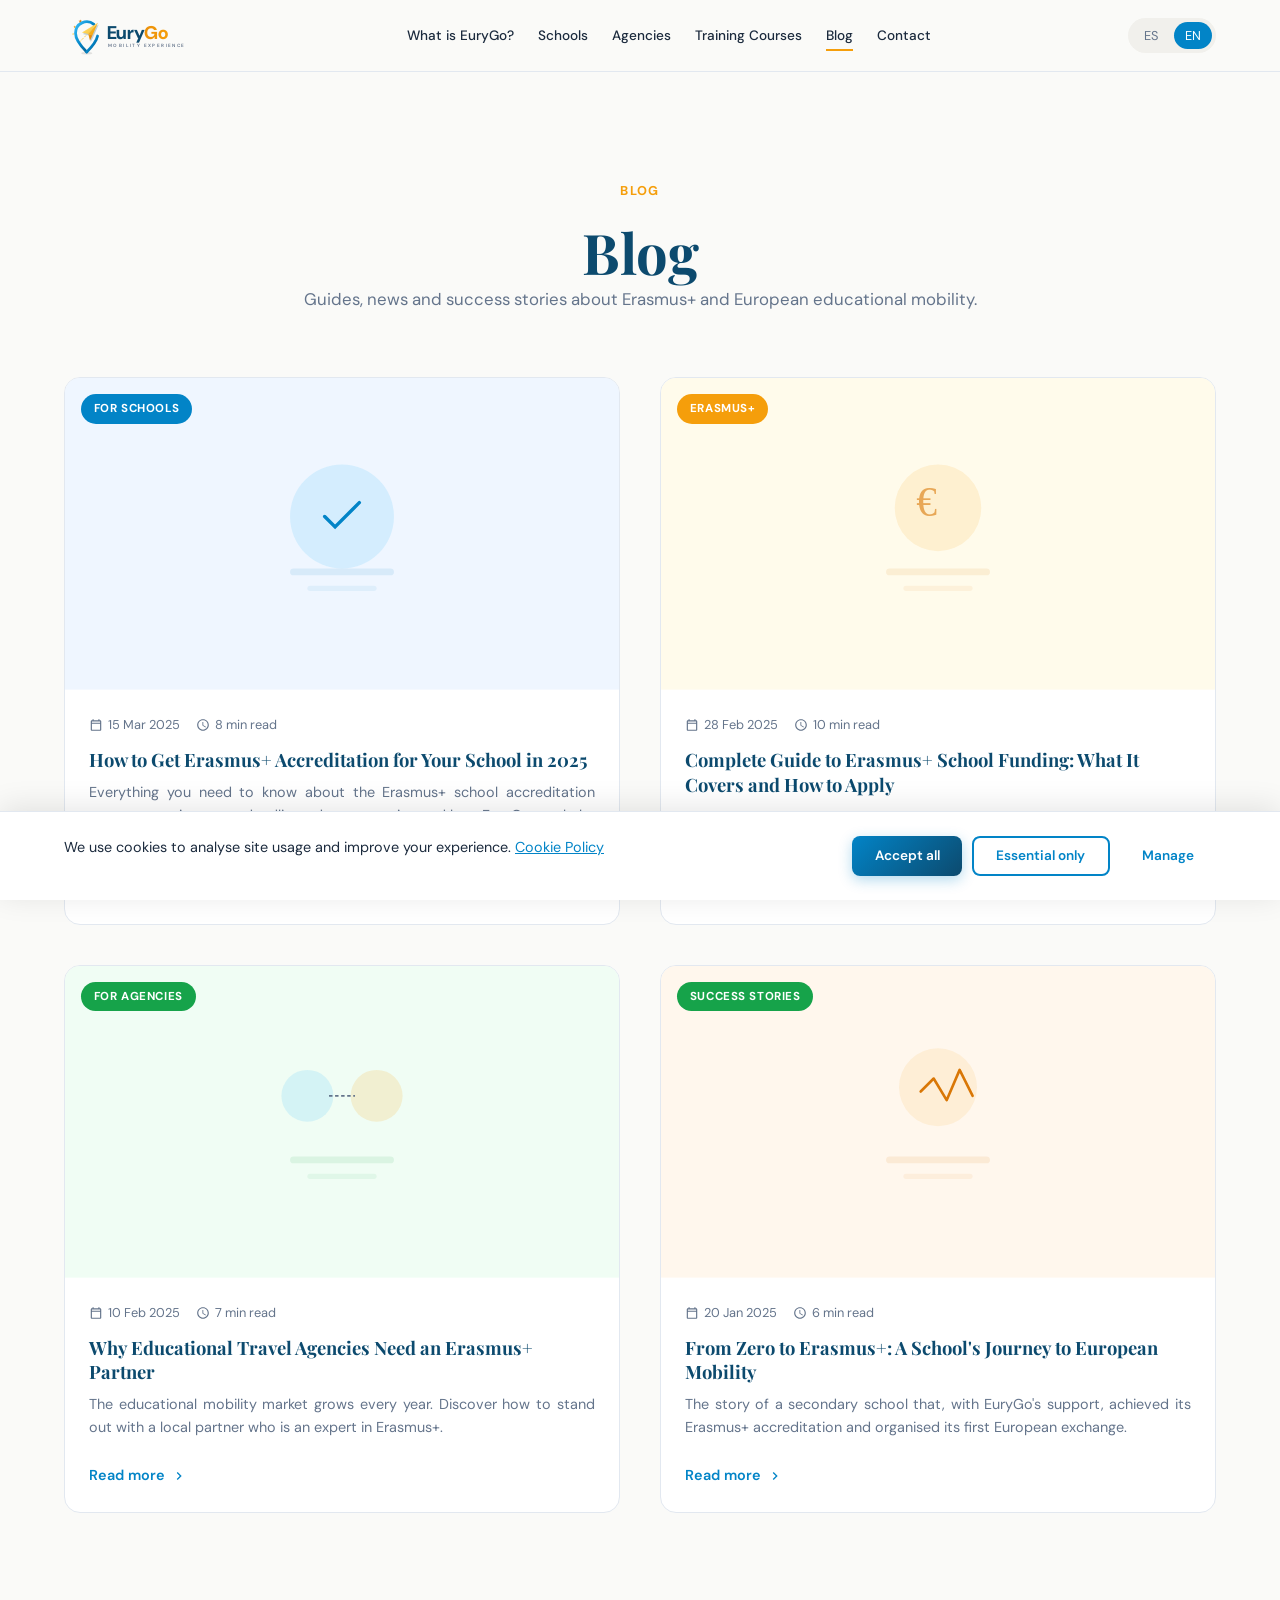
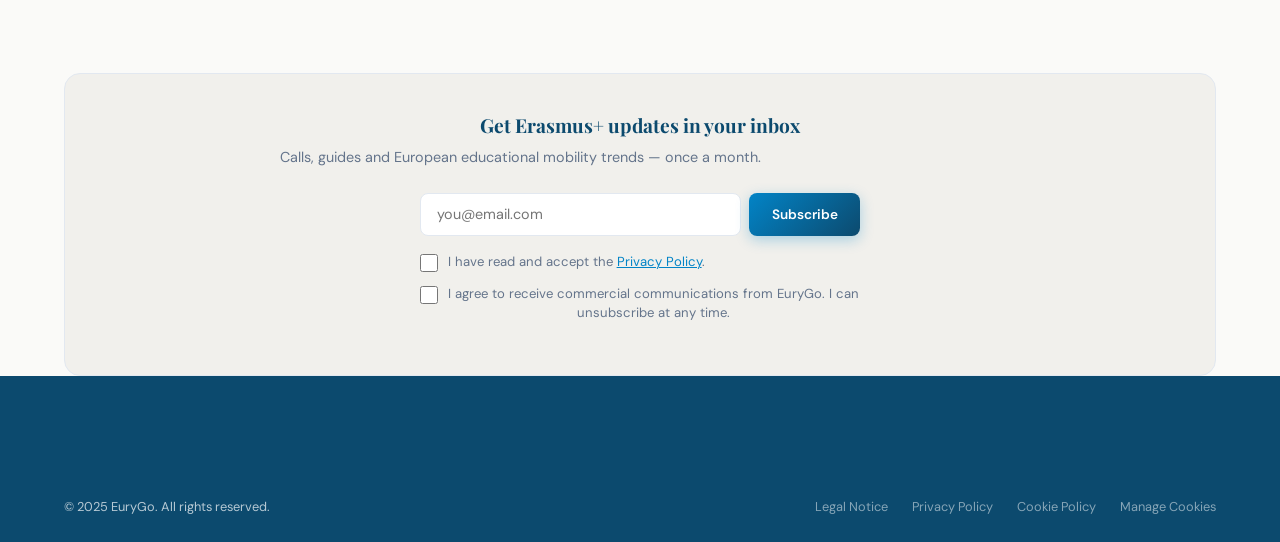
<file: en/blog/index.html>
<!DOCTYPE html>
<html lang="en">
<head>
  <meta charset="UTF-8">
  <meta name="viewport" content="width=device-width, initial-scale=1.0">
  <title>Blog | EuryGo — Erasmus+, educational mobility and accreditations</title>
  <meta name="description" content="Guides, news and success stories about Erasmus+ and European educational mobility. Articles for schools and educational travel agencies.">
  <meta property="og:title" content="Blog | EuryGo">
  <meta property="og:description" content="Guides, news and success stories about Erasmus+ and European educational mobility.">
  <meta property="og:type" content="website">
  <meta property="og:url" content="https://www.eurygo.com/en/blog/">
  <meta name="twitter:card" content="summary_large_image">
  <link rel="alternate" hreflang="es" href="https://www.eurygo.com/blog/">
  <link rel="alternate" hreflang="en" href="https://www.eurygo.com/en/blog/">
  <link rel="alternate" hreflang="x-default" href="https://www.eurygo.com/blog/">
  <link rel="canonical" href="https://www.eurygo.com/en/blog/">
  <link rel="preconnect" href="https://fonts.googleapis.com">
  <link rel="preconnect" href="https://fonts.gstatic.com" crossorigin>
  <link href="https://fonts.googleapis.com/css2?family=DM+Sans:wght@400;500;600;700&family=Playfair+Display:wght@600;700;800&display=swap" rel="stylesheet">
  <link rel="stylesheet" href="/assets/css/main.css">
  <script>window.dataLayer=window.dataLayer||[];function gtag(){dataLayer.push(arguments);}gtag('consent','default',{'analytics_storage':'denied','ad_storage':'denied','ad_user_data':'denied','ad_personalization':'denied','wait_for_update':500});</script>
  <!-- GA4 desactivado hasta configurar ID real en config.php
  <script async src="https://www.googletagmanager.com/gtag/js?id=G-XXXXXXXX"></script>
  <script>window.dataLayer=window.dataLayer||[];function gtag(){dataLayer.push(arguments);}gtag('js',new Date());gtag('config','G-XXXXXXXX',{'anonymize_ip':true});</script>
  -->
  <script type="application/ld+json">
  {"@context":"https://schema.org","@type":"Organization","name":"EuryGo","url":"https://www.eurygo.com","sameAs":["https://www.linkedin.com/in/eurygo","https://www.instagram.com/eury.go/","https://www.facebook.com/profile.php?id=61567452016442"]}
  </script>
</head>
<body>

  <a href="#main" class="skip-link">Skip to main content</a>

  <nav class="nav" role="navigation" aria-label="Main navigation">
    <div class="nav__inner">
      <a href="/en/" class="nav__logo" aria-label="EuryGo - Home">
        <svg xmlns="http://www.w3.org/2000/svg" viewBox="0 0 360 100" width="160" height="44">
          <defs>
            <linearGradient id="navPinGrad" x1="0%" y1="0%" x2="100%" y2="100%"><stop offset="0%" stop-color="#38BDF8"/><stop offset="50%" stop-color="#0284C7"/><stop offset="100%" stop-color="#0C4A6E"/></linearGradient>
            <linearGradient id="navPlaneLight" x1="0%" y1="0%" x2="100%" y2="100%"><stop offset="0%" stop-color="#FDE68A"/><stop offset="100%" stop-color="#FBBF24"/></linearGradient>
            <linearGradient id="navPlaneMed" x1="0%" y1="0%" x2="100%" y2="100%"><stop offset="0%" stop-color="#FBBF24"/><stop offset="100%" stop-color="#F59E0B"/></linearGradient>
            <linearGradient id="navPlaneDark" x1="0%" y1="0%" x2="100%" y2="100%"><stop offset="0%" stop-color="#F59E0B"/><stop offset="100%" stop-color="#D97706"/></linearGradient>
            <linearGradient id="navGoldText" x1="0%" y1="0%" x2="100%" y2="0%"><stop offset="0%" stop-color="#D97706"/><stop offset="100%" stop-color="#F59E0B"/></linearGradient>
          </defs>
          <g transform="translate(15,5)"><ellipse cx="40" cy="88" rx="14" ry="3" fill="#000" opacity="0.1"/><polygon points="0,-5 1.5,-1.5 5,-1.5 2,1 3,5 0,2.5 -3,5 -2,1 -5,-1.5 -1.5,-1.5" transform="translate(6,40) scale(0.5)" fill="#FBBF24"/><polygon points="0,-5 1.5,-1.5 5,-1.5 2,1 3,5 0,2.5 -3,5 -2,1 -5,-1.5 -1.5,-1.5" transform="translate(10,22) scale(0.7)" fill="#F59E0B"/><polygon points="0,-5 1.5,-1.5 5,-1.5 2,1 3,5 0,2.5 -3,5 -2,1 -5,-1.5 -1.5,-1.5" transform="translate(24,8) scale(0.9)" fill="#D97706"/><path d="M22,60 Q30,52 38,44" fill="none" stroke="#FBBF24" stroke-width="2.5" stroke-linecap="round" stroke-dasharray="4,5" opacity="0.8"/><path d="M40,85 C20,65 12,48 12,38 A28,28 0 0,1 58,16" fill="none" stroke="url(#navPinGrad)" stroke-width="7" stroke-linecap="round"/><path d="M40,85 C55,70 65,55 67,45" fill="none" stroke="url(#navPinGrad)" stroke-width="7" stroke-linecap="round"/><g transform="translate(2,4)" fill="#0C4A6E" opacity="0.25"><polygon points="68,12 28,36 44,40"/><polygon points="68,12 44,40 54,44"/><polygon points="44,40 48,56 54,44"/></g><g><polygon points="68,12 28,36 44,40" fill="url(#navPlaneLight)"/><polygon points="68,12 44,40 54,44" fill="url(#navPlaneMed)"/><polygon points="44,40 48,56 54,44" fill="url(#navPlaneDark)"/></g></g>
          <text x="105" y="58" font-family="'DM Sans',sans-serif" font-weight="800" font-size="46" fill="#0C4A6E" letter-spacing="-1">Eury<tspan fill="url(#navGoldText)">Go</tspan></text>
          <text x="108" y="78" font-family="'DM Sans',sans-serif" font-weight="600" font-size="11.5" fill="#64748B" letter-spacing="3.5">MOBILITY EXPERIENCE</text>
        </svg>
      </a>
      <div class="nav__links">
        <a href="/en/#about" class="nav__link">What is EuryGo?</a>
        <a href="/en/#schools" class="nav__link">Schools</a>
        <a href="/en/#agencies" class="nav__link">Agencies</a>
        <a href="/en/cursos/" class="nav__link">Training Courses</a>
        <a href="/en/blog/" class="nav__link nav__link--active">Blog</a>
        <a href="/en/#contact" class="nav__link">Contact</a>
      </div>
      <div class="nav__right">
        <div class="lang-switch">
          <button class="lang-switch__btn" data-lang="es">ES</button>
          <button class="lang-switch__btn lang-switch__btn--active" data-lang="en">EN</button>
        </div>
        <button class="nav__toggle" aria-label="Menu"><span></span><span></span><span></span></button>
      </div>
    </div>
  </nav>

  <main id="main" class="blog-listing">
    <div class="container">
      <div class="section__header" style="padding-top: var(--space-lg);">
        <span class="section__tag">Blog</span>
        <h1>Blog</h1>
        <p>Guides, news and success stories about Erasmus+ and European educational mobility.</p>
      </div>

      <div class="blog-grid" style="padding-bottom: var(--space-2xl);">

        <!-- Article 1 -->
        <article class="blog-card reveal">
          <div class="blog-card__image">
            <svg viewBox="0 0 640 360" fill="none"><rect width="640" height="360" fill="#EFF6FF"/><circle cx="320" cy="160" r="60" fill="#38BDF8" opacity="0.15"/><path d="M300 160l12 12 28-28" stroke="#0284C7" stroke-width="4" fill="none" stroke-linecap="round"/><rect x="260" y="220" width="120" height="8" rx="4" fill="#0284C7" opacity="0.1"/><rect x="280" y="240" width="80" height="6" rx="3" fill="#0284C7" opacity="0.07"/></svg>
            <span class="blog-card__category">For Schools</span>
          </div>
          <div class="blog-card__body">
            <div class="blog-card__meta">
              <span><svg viewBox="0 0 24 24"><path d="M19 4h-1V2h-2v2H8V2H6v2H5c-1.11 0-2 .9-2 2v14c0 1.1.89 2 2 2h14c1.1 0 2-.9 2-2V6c0-1.1-.9-2-2-2zm0 16H5V10h14v10zM5 8V6h14v2H5z"/></svg> 15 Mar 2025</span>
              <span><svg viewBox="0 0 24 24"><path d="M11.99 2C6.47 2 2 6.48 2 12s4.47 10 9.99 10C17.52 22 22 17.52 22 12S17.52 2 11.99 2zM12 20c-4.42 0-8-3.58-8-8s3.58-8 8-8 8 3.58 8 8-3.58 8-8 8zm.5-13H11v6l5.25 3.15.75-1.23-4.5-2.67z"/></svg> 8 min read</span>
            </div>
            <h3><a href="/blog/como-conseguir-acreditacion-erasmus-plus-centro/">How to Get Erasmus+ Accreditation for Your School in 2025</a></h3>
            <p class="blog-card__excerpt">Everything you need to know about the Erasmus+ school accreditation process: requirements, deadlines, documentation and how EuryGo can help.</p>
            <a href="/blog/como-conseguir-acreditacion-erasmus-plus-centro/" class="blog-card__link">
              Read more <svg viewBox="0 0 24 24"><path d="M10 6L8.59 7.41 13.17 12l-4.58 4.59L10 18l6-6z"/></svg>
            </a>
          </div>
        </article>

        <!-- Article 2 -->
        <article class="blog-card reveal reveal--delay-1">
          <div class="blog-card__image">
            <svg viewBox="0 0 640 360" fill="none"><rect width="640" height="360" fill="#FFFBEB"/><circle cx="320" cy="150" r="50" fill="#F59E0B" opacity="0.12"/><text x="295" y="160" font-family="serif" font-size="48" fill="#D97706" opacity="0.6">€</text><rect x="260" y="220" width="120" height="8" rx="4" fill="#D97706" opacity="0.1"/><rect x="280" y="240" width="80" height="6" rx="3" fill="#D97706" opacity="0.07"/></svg>
            <span class="blog-card__category blog-card__category--gold">Erasmus+</span>
          </div>
          <div class="blog-card__body">
            <div class="blog-card__meta">
              <span><svg viewBox="0 0 24 24"><path d="M19 4h-1V2h-2v2H8V2H6v2H5c-1.11 0-2 .9-2 2v14c0 1.1.89 2 2 2h14c1.1 0 2-.9 2-2V6c0-1.1-.9-2-2-2zm0 16H5V10h14v10zM5 8V6h14v2H5z"/></svg> 28 Feb 2025</span>
              <span><svg viewBox="0 0 24 24"><path d="M11.99 2C6.47 2 2 6.48 2 12s4.47 10 9.99 10C17.52 22 22 17.52 22 12S17.52 2 11.99 2zM12 20c-4.42 0-8-3.58-8-8s3.58-8 8-8 8 3.58 8 8-3.58 8-8 8zm.5-13H11v6l5.25 3.15.75-1.23-4.5-2.67z"/></svg> 10 min read</span>
            </div>
            <h3><a href="/blog/guia-financiacion-erasmus-escolar/">Complete Guide to Erasmus+ School Funding: What It Covers and How to Apply</a></h3>
            <p class="blog-card__excerpt">Types of funding, calls, indicative amounts and key strategies to maximise your school's European budget.</p>
            <a href="/blog/guia-financiacion-erasmus-escolar/" class="blog-card__link">
              Read more <svg viewBox="0 0 24 24"><path d="M10 6L8.59 7.41 13.17 12l-4.58 4.59L10 18l6-6z"/></svg>
            </a>
          </div>
        </article>

        <!-- Article 3 -->
        <article class="blog-card reveal reveal--delay-2">
          <div class="blog-card__image">
            <svg viewBox="0 0 640 360" fill="none"><rect width="640" height="360" fill="#F0FDF4"/><circle cx="280" cy="150" r="30" fill="#38BDF8" opacity="0.15"/><circle cx="360" cy="150" r="30" fill="#F59E0B" opacity="0.15"/><path d="M305 150h30" stroke="#64748B" stroke-width="2" stroke-dasharray="4 3"/><rect x="260" y="220" width="120" height="8" rx="4" fill="#16a34a" opacity="0.1"/><rect x="280" y="240" width="80" height="6" rx="3" fill="#16a34a" opacity="0.07"/></svg>
            <span class="blog-card__category" style="background: #16a34a;">For Agencies</span>
          </div>
          <div class="blog-card__body">
            <div class="blog-card__meta">
              <span><svg viewBox="0 0 24 24"><path d="M19 4h-1V2h-2v2H8V2H6v2H5c-1.11 0-2 .9-2 2v14c0 1.1.89 2 2 2h14c1.1 0 2-.9 2-2V6c0-1.1-.9-2-2-2zm0 16H5V10h14v10zM5 8V6h14v2H5z"/></svg> 10 Feb 2025</span>
              <span><svg viewBox="0 0 24 24"><path d="M11.99 2C6.47 2 2 6.48 2 12s4.47 10 9.99 10C17.52 22 22 17.52 22 12S17.52 2 11.99 2zM12 20c-4.42 0-8-3.58-8-8s3.58-8 8-8 8 3.58 8 8-3.58 8-8 8zm.5-13H11v6l5.25 3.15.75-1.23-4.5-2.67z"/></svg> 7 min read</span>
            </div>
            <h3><a href="/blog/agencias-partner-erasmus/">Why Educational Travel Agencies Need an Erasmus+ Partner</a></h3>
            <p class="blog-card__excerpt">The educational mobility market grows every year. Discover how to stand out with a local partner who is an expert in Erasmus+.</p>
            <a href="/blog/agencias-partner-erasmus/" class="blog-card__link">
              Read more <svg viewBox="0 0 24 24"><path d="M10 6L8.59 7.41 13.17 12l-4.58 4.59L10 18l6-6z"/></svg>
            </a>
          </div>
        </article>

        <!-- Article 4 -->
        <article class="blog-card reveal reveal--delay-3">
          <div class="blog-card__image">
            <svg viewBox="0 0 640 360" fill="none"><rect width="640" height="360" fill="#FFF7ED"/><circle cx="320" cy="140" r="45" fill="#F59E0B" opacity="0.1"/><path d="M300 145 L315 130 L330 155 L345 120 L360 150" stroke="#D97706" stroke-width="3" fill="none" stroke-linecap="round" stroke-linejoin="round"/><rect x="260" y="220" width="120" height="8" rx="4" fill="#D97706" opacity="0.1"/><rect x="280" y="240" width="80" height="6" rx="3" fill="#D97706" opacity="0.07"/></svg>
            <span class="blog-card__category blog-card__category--green">Success Stories</span>
          </div>
          <div class="blog-card__body">
            <div class="blog-card__meta">
              <span><svg viewBox="0 0 24 24"><path d="M19 4h-1V2h-2v2H8V2H6v2H5c-1.11 0-2 .9-2 2v14c0 1.1.89 2 2 2h14c1.1 0 2-.9 2-2V6c0-1.1-.9-2-2-2zm0 16H5V10h14v10zM5 8V6h14v2H5z"/></svg> 20 Jan 2025</span>
              <span><svg viewBox="0 0 24 24"><path d="M11.99 2C6.47 2 2 6.48 2 12s4.47 10 9.99 10C17.52 22 22 17.52 22 12S17.52 2 11.99 2zM12 20c-4.42 0-8-3.58-8-8s3.58-8 8-8 8 3.58 8 8-3.58 8-8 8zm.5-13H11v6l5.25 3.15.75-1.23-4.5-2.67z"/></svg> 6 min read</span>
            </div>
            <h3><a href="/blog/ies-movilidad-europea-caso-exito/">From Zero to Erasmus+: A School's Journey to European Mobility</a></h3>
            <p class="blog-card__excerpt">The story of a secondary school that, with EuryGo's support, achieved its Erasmus+ accreditation and organised its first European exchange.</p>
            <a href="/blog/ies-movilidad-europea-caso-exito/" class="blog-card__link">
              Read more <svg viewBox="0 0 24 24"><path d="M10 6L8.59 7.41 13.17 12l-4.58 4.59L10 18l6-6z"/></svg>
            </a>
          </div>
        </article>

      </div>

      <!-- Newsletter -->
      <div class="newsletter reveal">
        <h3>Get Erasmus+ updates in your inbox</h3>
        <p>Calls, guides and European educational mobility trends — once a month.</p>
        <form class="newsletter__form" data-track="newsletter">
          <input type="email" placeholder="you@email.com" required>
          <button type="submit" class="btn btn--primary btn--sm">Subscribe</button>
        </form>
        <div class="newsletter__consent">
          <div class="form__checkbox">
            <input type="checkbox" id="newsletter-privacy-blog-en" name="newsletter-privacy" required>
            <label for="newsletter-privacy-blog-en">I have read and accept the <a href="/en/privacy/">Privacy Policy</a>.</label>
          </div>
          <div class="form__checkbox">
            <input type="checkbox" id="newsletter-commercial-blog-en" name="newsletter-commercial">
            <label for="newsletter-commercial-blog-en">I agree to receive commercial communications from EuryGo. I can unsubscribe at any time.</label>
          </div>
        </div>
        <p class="newsletter__success" style="display:none; color: #16a34a; font-weight: 600; margin-top: 0.5rem;">Successfully subscribed! Check your inbox.</p>
      </div>
    </div>
  </main>

  <footer class="footer">
    <div class="container">
      <div class="footer__bottom">
        <span>© 2025 EuryGo. All rights reserved.</span>
        <div class="footer__bottom-links">
          <a href="/en/legal-notice/">Legal Notice</a>
          <a href="/en/privacy/">Privacy Policy</a>
          <a href="/en/cookies/">Cookie Policy</a>
          <a href="#" data-action="manage-cookies">Manage Cookies</a>
        </div>
      </div>
    </div>
  </footer>

  <div class="cookie-banner" id="cookie-banner" role="dialog" aria-label="Cookie consent">
    <div class="cookie-banner__inner">
      <p class="cookie-banner__text">We use cookies to analyse site usage and improve your experience. <a href="/en/cookies/">Cookie Policy</a></p>
      <div class="cookie-banner__actions">
        <button class="btn btn--primary btn--sm" id="cookie-accept-all">Accept all</button>
        <button class="btn btn--outline btn--sm" id="cookie-essential">Essential only</button>
        <button class="btn btn--sm" id="cookie-manage" style="color: var(--color-primary); font-weight: 600;">Manage</button>
      </div>
    </div>
  </div>
  <div class="cookie-modal" id="cookie-modal" role="dialog" aria-label="Cookie preferences">
    <div class="cookie-modal__overlay"></div>
    <div class="cookie-modal__content">
      <button class="cookie-modal__close" id="cookie-modal-close" aria-label="Close">&times;</button>
      <h3>Cookie preferences</h3>
      <p>Manage which cookies you wish to allow.</p>
      <div class="cookie-category"><div class="cookie-category__header"><h4>Essential cookies</h4><span class="badge">Always on</span></div><p>Required for basic site functionality.</p></div>
      <div class="cookie-category"><div class="cookie-category__header"><h4>Analytics cookies</h4><label class="toggle"><input type="checkbox" id="cookie-analytics"><span class="toggle__slider"></span></label></div><p>Google Analytics 4.</p></div>
      <div class="cookie-category"><div class="cookie-category__header"><h4>Marketing cookies</h4><label class="toggle"><input type="checkbox" id="cookie-marketing"><span class="toggle__slider"></span></label></div><p>Reserved for future use.</p></div>
      <div class="cookie-modal__actions">
        <button class="btn btn--primary btn--sm" id="cookie-modal-accept">Accept all</button>
        <button class="btn btn--outline btn--sm" id="cookie-modal-save">Save preferences</button>
      </div>
    </div>
  </div>

  <script src="/assets/js/i18n.js"></script>
  <script src="/assets/js/cookies.js"></script>
  <script src="/assets/js/analytics.js"></script>
  <script src="/assets/js/main.js"></script>
</body>
</html>
</file>
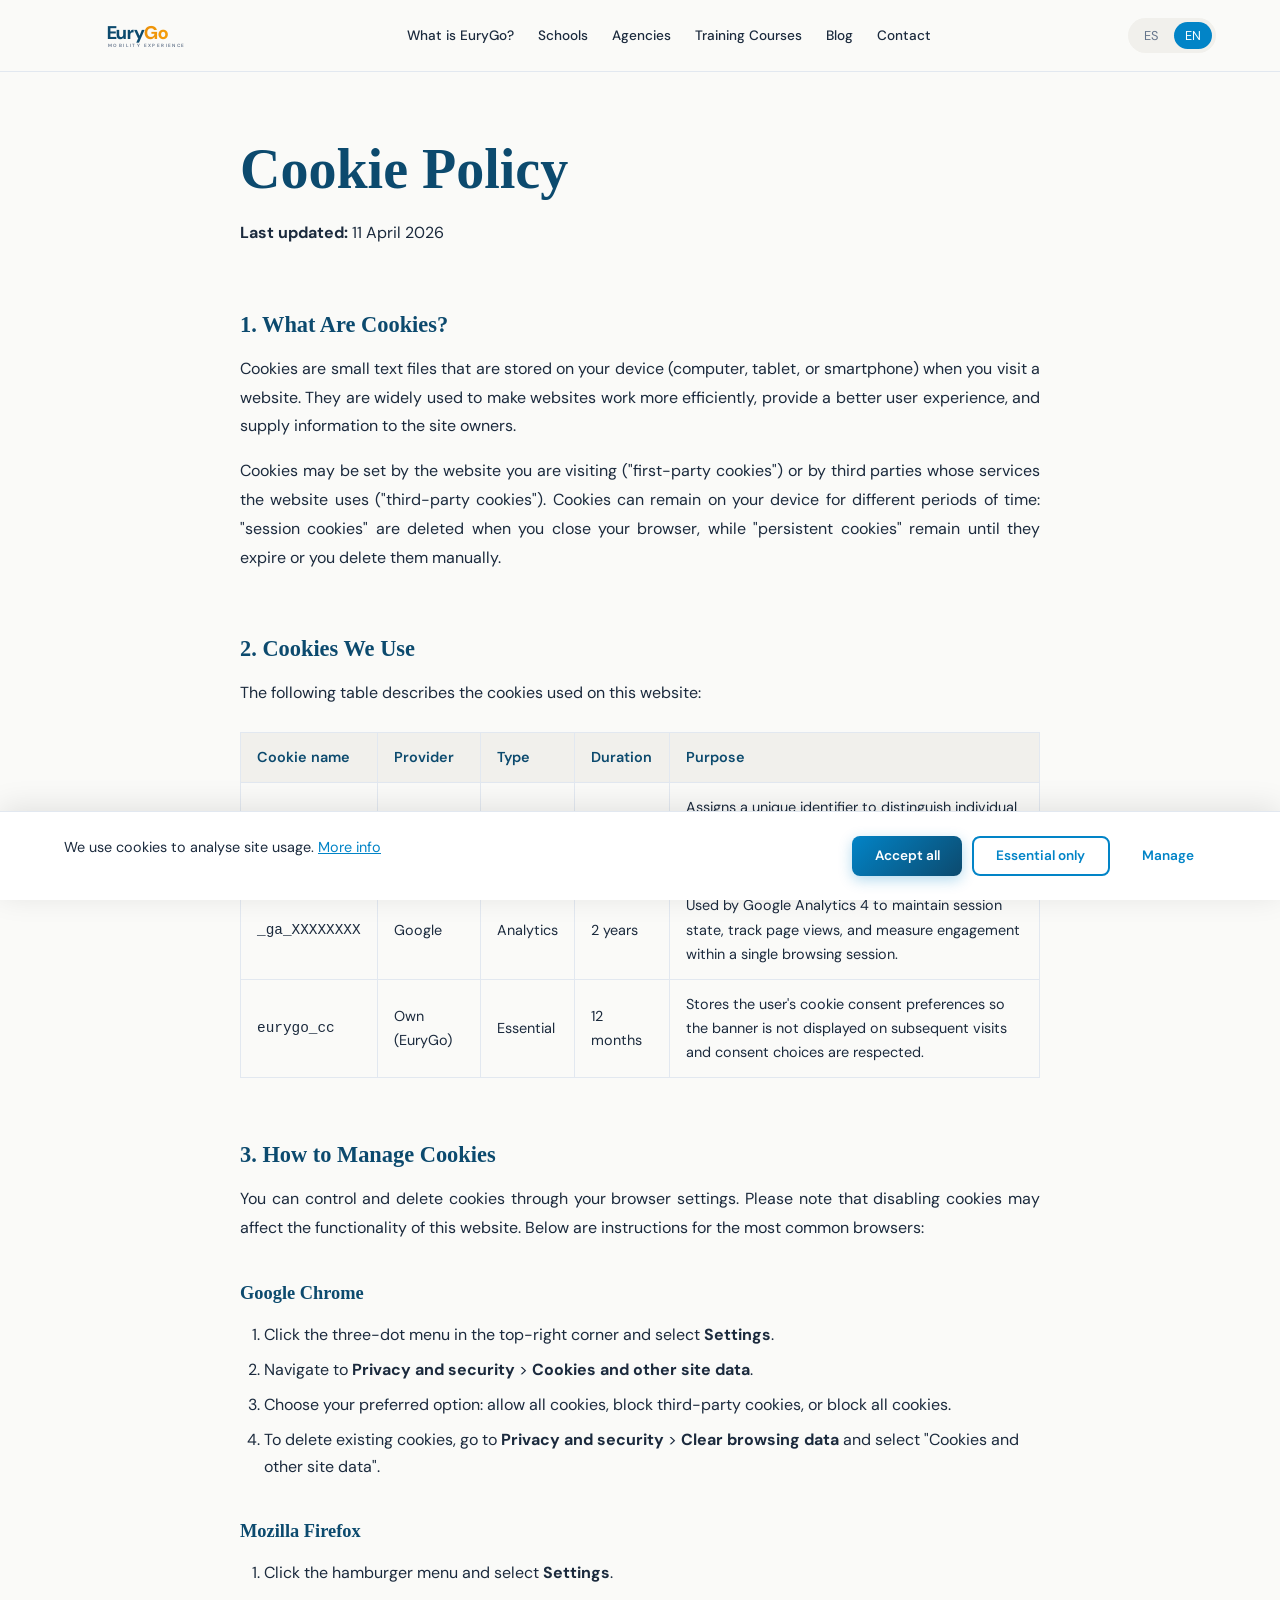
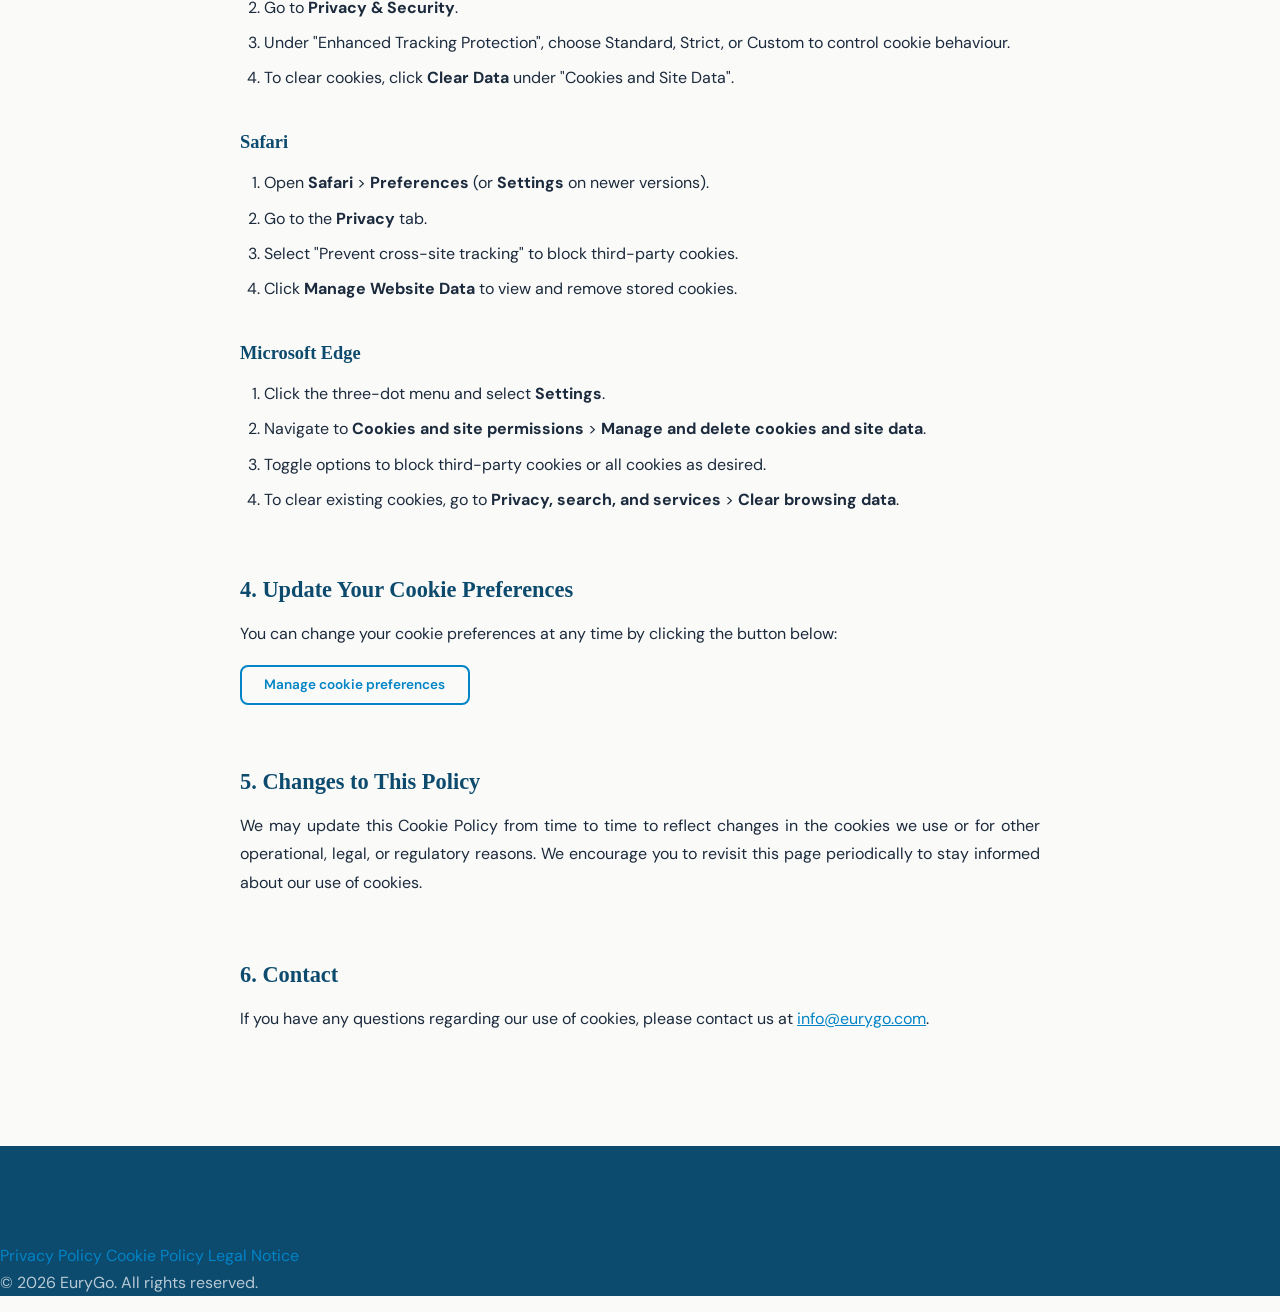
<file: en/cookies/index.html>
<!DOCTYPE html>
<html lang="en">
<head>
    <meta charset="UTF-8">
    <meta name="viewport" content="width=device-width, initial-scale=1.0">
    <title>Cookie Policy — EuryGo</title>
    <meta name="description" content="EuryGo Cookie Policy. Learn about the cookies we use, their purposes, and how to manage your preferences.">
    <link rel="canonical" href="https://www.eurygo.com/en/cookies/">
    <link rel="alternate" hreflang="es" href="https://www.eurygo.com/es/cookies/">
    <link rel="alternate" hreflang="en" href="https://www.eurygo.com/en/cookies/">
    <link rel="alternate" hreflang="x-default" href="https://www.eurygo.com/en/cookies/">
    <link rel="preconnect" href="https://fonts.googleapis.com">
    <link rel="preconnect" href="https://fonts.gstatic.com" crossorigin>
    <link href="https://fonts.googleapis.com/css2?family=DM+Sans:ital,opsz,wght@0,9..40,400;0,9..40,500;0,9..40,600;0,9..40,700;0,9..40,800;1,9..40,400&display=swap" rel="stylesheet">
    <link rel="stylesheet" href="/assets/css/main.css">
    <script>
    window.dataLayer = window.dataLayer || [];
    function gtag(){dataLayer.push(arguments);}
    gtag('consent', 'default', {
        'analytics_storage': 'denied',
        'ad_storage': 'denied',
        'ad_user_data': 'denied',
        'ad_personalization': 'denied'
    });
    </script>
    <script type="application/ld+json">
    {
        "@context": "https://schema.org",
        "@type": "Organization",
        "name": "EuryGo",
        "url": "https://www.eurygo.com",
        "email": "info@eurygo.com",
        "address": {
            "@type": "PostalAddress",
            "addressLocality": "Jerez de la Frontera",
            "addressRegion": "Cadiz",
            "addressCountry": "ES"
        }
    }
    </script>
</head>
<body>
    <nav class="nav" role="navigation"><div class="nav__inner"><a href="/en/" class="nav__logo" aria-label="EuryGo"><svg xmlns="http://www.w3.org/2000/svg" viewBox="0 0 360 100" width="160" height="44"><defs><linearGradient id="navGoldText" x1="0%" y1="0%" x2="100%" y2="0%"><stop offset="0%" stop-color="#D97706"/><stop offset="100%" stop-color="#F59E0B"/></linearGradient></defs><text x="105" y="58" font-family="'DM Sans',sans-serif" font-weight="800" font-size="46" fill="#0C4A6E" letter-spacing="-1">Eury<tspan fill="url(#navGoldText)">Go</tspan></text><text x="108" y="78" font-family="'DM Sans',sans-serif" font-weight="600" font-size="11.5" fill="#64748B" letter-spacing="3.5">MOBILITY EXPERIENCE</text></svg></a><div class="nav__links"><a href="/en/#about" class="nav__link">What is EuryGo?</a><a href="/en/#schools" class="nav__link">Schools</a><a href="/en/#agencies" class="nav__link">Agencies</a><a href="/en/cursos/" class="nav__link">Training Courses</a><a href="/en/blog/" class="nav__link">Blog</a><a href="/en/#contact" class="nav__link">Contact</a></div><div class="nav__right"><div class="lang-switch"><button class="lang-switch__btn" data-lang="es">ES</button><button class="lang-switch__btn lang-switch__btn--active" data-lang="en">EN</button></div><button class="nav__toggle" aria-label="Menu" aria-expanded="false"><span></span><span></span><span></span></button></div></div></nav>

    <main class="legal">
        <h1>Cookie Policy</h1>
        <p><strong>Last updated:</strong> 11 April 2026</p>

        <h2>1. What Are Cookies?</h2>
        <p>Cookies are small text files that are stored on your device (computer, tablet, or smartphone) when you visit a website. They are widely used to make websites work more efficiently, provide a better user experience, and supply information to the site owners.</p>
        <p>Cookies may be set by the website you are visiting ("first-party cookies") or by third parties whose services the website uses ("third-party cookies"). Cookies can remain on your device for different periods of time: "session cookies" are deleted when you close your browser, while "persistent cookies" remain until they expire or you delete them manually.</p>

        <h2>2. Cookies We Use</h2>
        <p>The following table describes the cookies used on this website:</p>
        <table>
            <thead>
                <tr>
                    <th>Cookie name</th>
                    <th>Provider</th>
                    <th>Type</th>
                    <th>Duration</th>
                    <th>Purpose</th>
                </tr>
            </thead>
            <tbody>
                <tr>
                    <td><code>_ga</code></td>
                    <td>Google</td>
                    <td>Analytics</td>
                    <td>2 years</td>
                    <td>Assigns a unique identifier to distinguish individual users, enabling the measurement of site traffic and user behaviour across sessions.</td>
                </tr>
                <tr>
                    <td><code>_ga_XXXXXXXX</code></td>
                    <td>Google</td>
                    <td>Analytics</td>
                    <td>2 years</td>
                    <td>Used by Google Analytics 4 to maintain session state, track page views, and measure engagement within a single browsing session.</td>
                </tr>
                <tr>
                    <td><code>eurygo_cc</code></td>
                    <td>Own (EuryGo)</td>
                    <td>Essential</td>
                    <td>12 months</td>
                    <td>Stores the user's cookie consent preferences so the banner is not displayed on subsequent visits and consent choices are respected.</td>
                </tr>
            </tbody>
        </table>

        <h2>3. How to Manage Cookies</h2>
        <p>You can control and delete cookies through your browser settings. Please note that disabling cookies may affect the functionality of this website. Below are instructions for the most common browsers:</p>

        <h3>Google Chrome</h3>
        <ol>
            <li>Click the three-dot menu in the top-right corner and select <strong>Settings</strong>.</li>
            <li>Navigate to <strong>Privacy and security</strong> &gt; <strong>Cookies and other site data</strong>.</li>
            <li>Choose your preferred option: allow all cookies, block third-party cookies, or block all cookies.</li>
            <li>To delete existing cookies, go to <strong>Privacy and security</strong> &gt; <strong>Clear browsing data</strong> and select "Cookies and other site data".</li>
        </ol>

        <h3>Mozilla Firefox</h3>
        <ol>
            <li>Click the hamburger menu and select <strong>Settings</strong>.</li>
            <li>Go to <strong>Privacy &amp; Security</strong>.</li>
            <li>Under "Enhanced Tracking Protection", choose Standard, Strict, or Custom to control cookie behaviour.</li>
            <li>To clear cookies, click <strong>Clear Data</strong> under "Cookies and Site Data".</li>
        </ol>

        <h3>Safari</h3>
        <ol>
            <li>Open <strong>Safari</strong> &gt; <strong>Preferences</strong> (or <strong>Settings</strong> on newer versions).</li>
            <li>Go to the <strong>Privacy</strong> tab.</li>
            <li>Select "Prevent cross-site tracking" to block third-party cookies.</li>
            <li>Click <strong>Manage Website Data</strong> to view and remove stored cookies.</li>
        </ol>

        <h3>Microsoft Edge</h3>
        <ol>
            <li>Click the three-dot menu and select <strong>Settings</strong>.</li>
            <li>Navigate to <strong>Cookies and site permissions</strong> &gt; <strong>Manage and delete cookies and site data</strong>.</li>
            <li>Toggle options to block third-party cookies or all cookies as desired.</li>
            <li>To clear existing cookies, go to <strong>Privacy, search, and services</strong> &gt; <strong>Clear browsing data</strong>.</li>
        </ol>

        <h2>4. Update Your Cookie Preferences</h2>
        <p>You can change your cookie preferences at any time by clicking the button below:</p>
        <p><button class="btn btn--outline btn--sm" id="cookie-manage-reopen" onclick="document.getElementById('cookie-modal').classList.add('is-active');">Manage cookie preferences</button></p>

        <h2>5. Changes to This Policy</h2>
        <p>We may update this Cookie Policy from time to time to reflect changes in the cookies we use or for other operational, legal, or regulatory reasons. We encourage you to revisit this page periodically to stay informed about our use of cookies.</p>

        <h2>6. Contact</h2>
        <p>If you have any questions regarding our use of cookies, please contact us at <a href="mailto:info@eurygo.com">info@eurygo.com</a>.</p>
    </main>

    <footer class="footer">
        <div class="footer__inner">
            <div class="footer__legal">
                <a href="/en/privacy/">Privacy Policy</a>
                <a href="/en/cookies/">Cookie Policy</a>
                <a href="/en/legal-notice/">Legal Notice</a>
            </div>
            <p>&copy; 2026 EuryGo. All rights reserved.</p>
        </div>
    </footer>

    <div class="cookie-banner" id="cookie-banner" role="dialog"><div class="cookie-banner__inner"><p class="cookie-banner__text">We use cookies to analyse site usage. <a href="/en/cookies/">More info</a></p><div class="cookie-banner__actions"><button class="btn btn--primary btn--sm" id="cookie-accept-all">Accept all</button><button class="btn btn--outline btn--sm" id="cookie-essential">Essential only</button><button class="btn btn--sm" id="cookie-manage" style="color:var(--color-primary);font-weight:600;">Manage</button></div></div></div>
    <div class="cookie-modal" id="cookie-modal" role="dialog"><div class="cookie-modal__overlay"></div><div class="cookie-modal__content"><button class="cookie-modal__close" id="cookie-modal-close">&times;</button><h3>Cookie preferences</h3><div class="cookie-category"><div class="cookie-category__header"><h4>Essential</h4><span class="badge">Always on</span></div></div><div class="cookie-category"><div class="cookie-category__header"><h4>Analytics</h4><label class="toggle"><input type="checkbox" id="cookie-analytics"><span class="toggle__slider"></span></label></div></div><div class="cookie-category"><div class="cookie-category__header"><h4>Marketing</h4><label class="toggle"><input type="checkbox" id="cookie-marketing"><span class="toggle__slider"></span></label></div></div><div class="cookie-modal__actions"><button class="btn btn--primary btn--sm" id="cookie-modal-accept">Accept all</button><button class="btn btn--outline btn--sm" id="cookie-modal-save">Save</button></div></div></div>

    <script src="/assets/js/i18n.js"></script>
    <script src="/assets/js/cookies.js"></script>
    <script src="/assets/js/analytics.js"></script>
    <script src="/assets/js/main.js"></script>
</body>
</html>
</file>
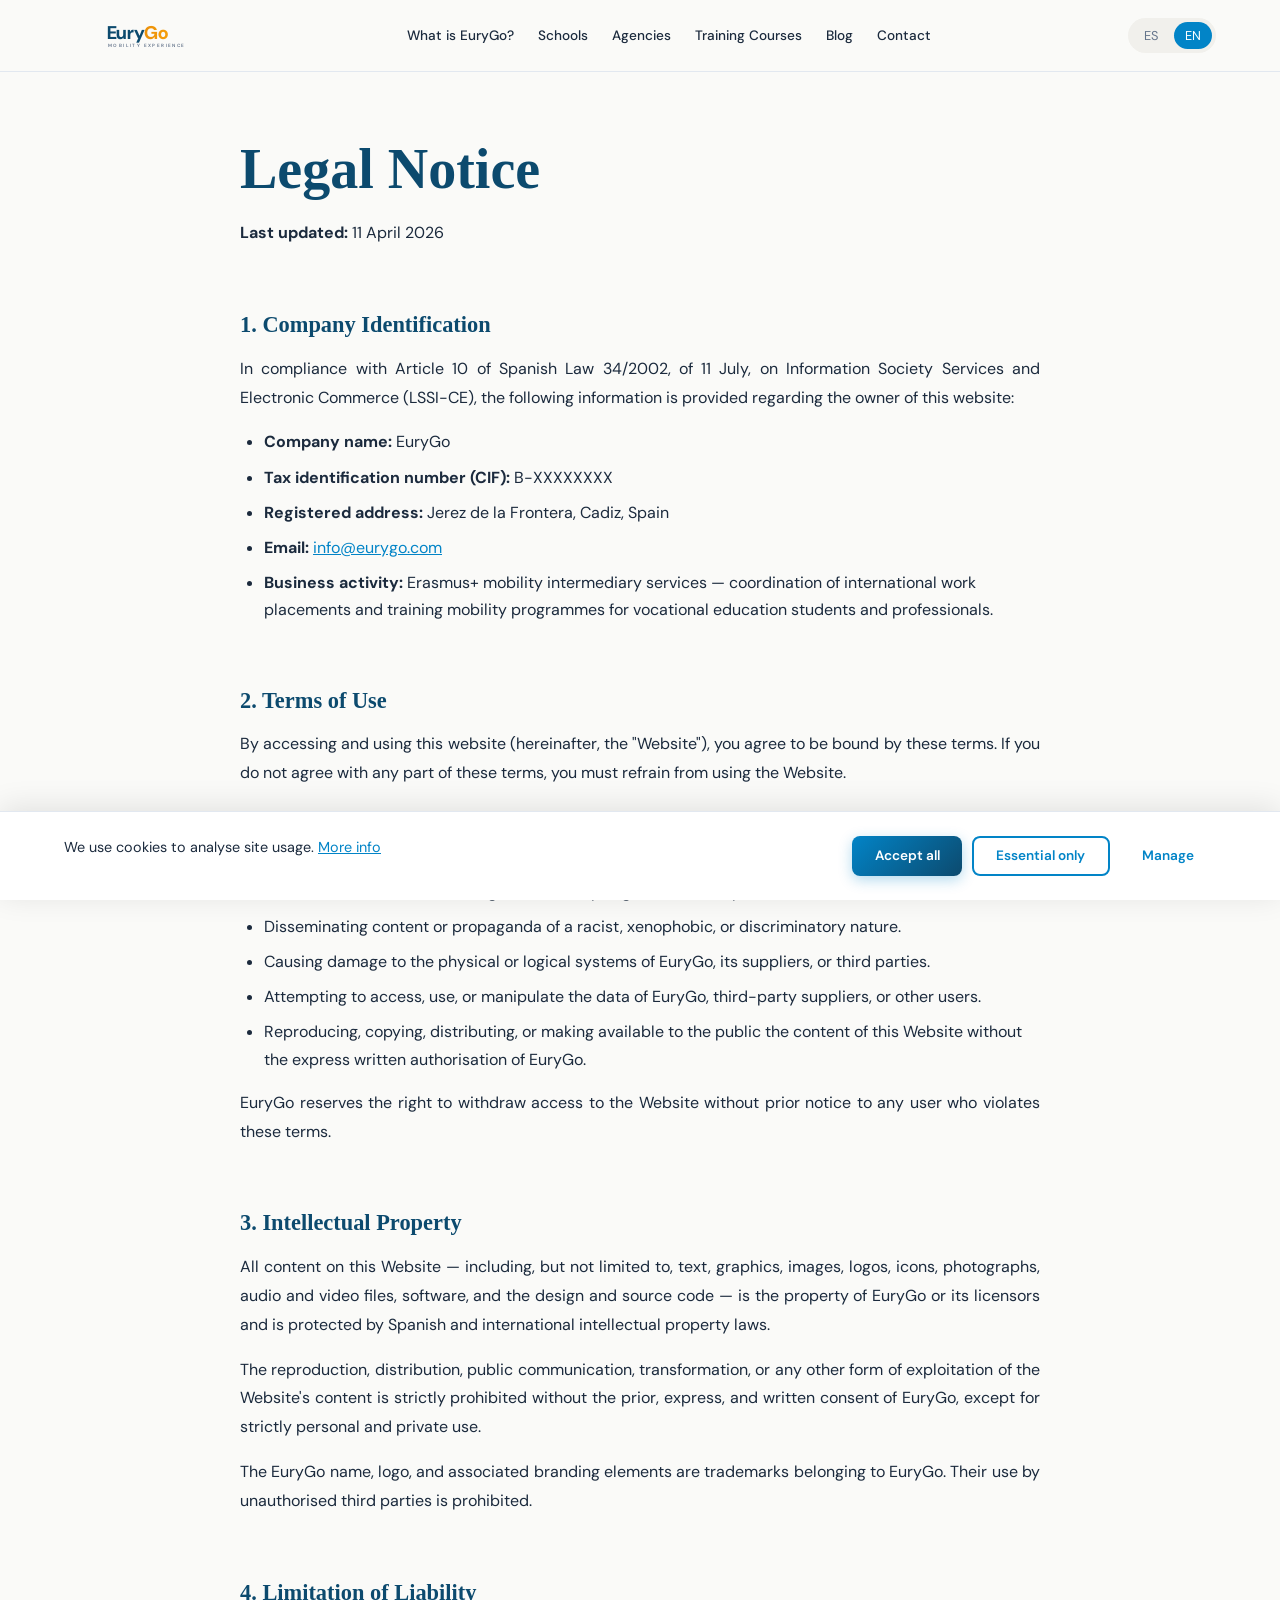
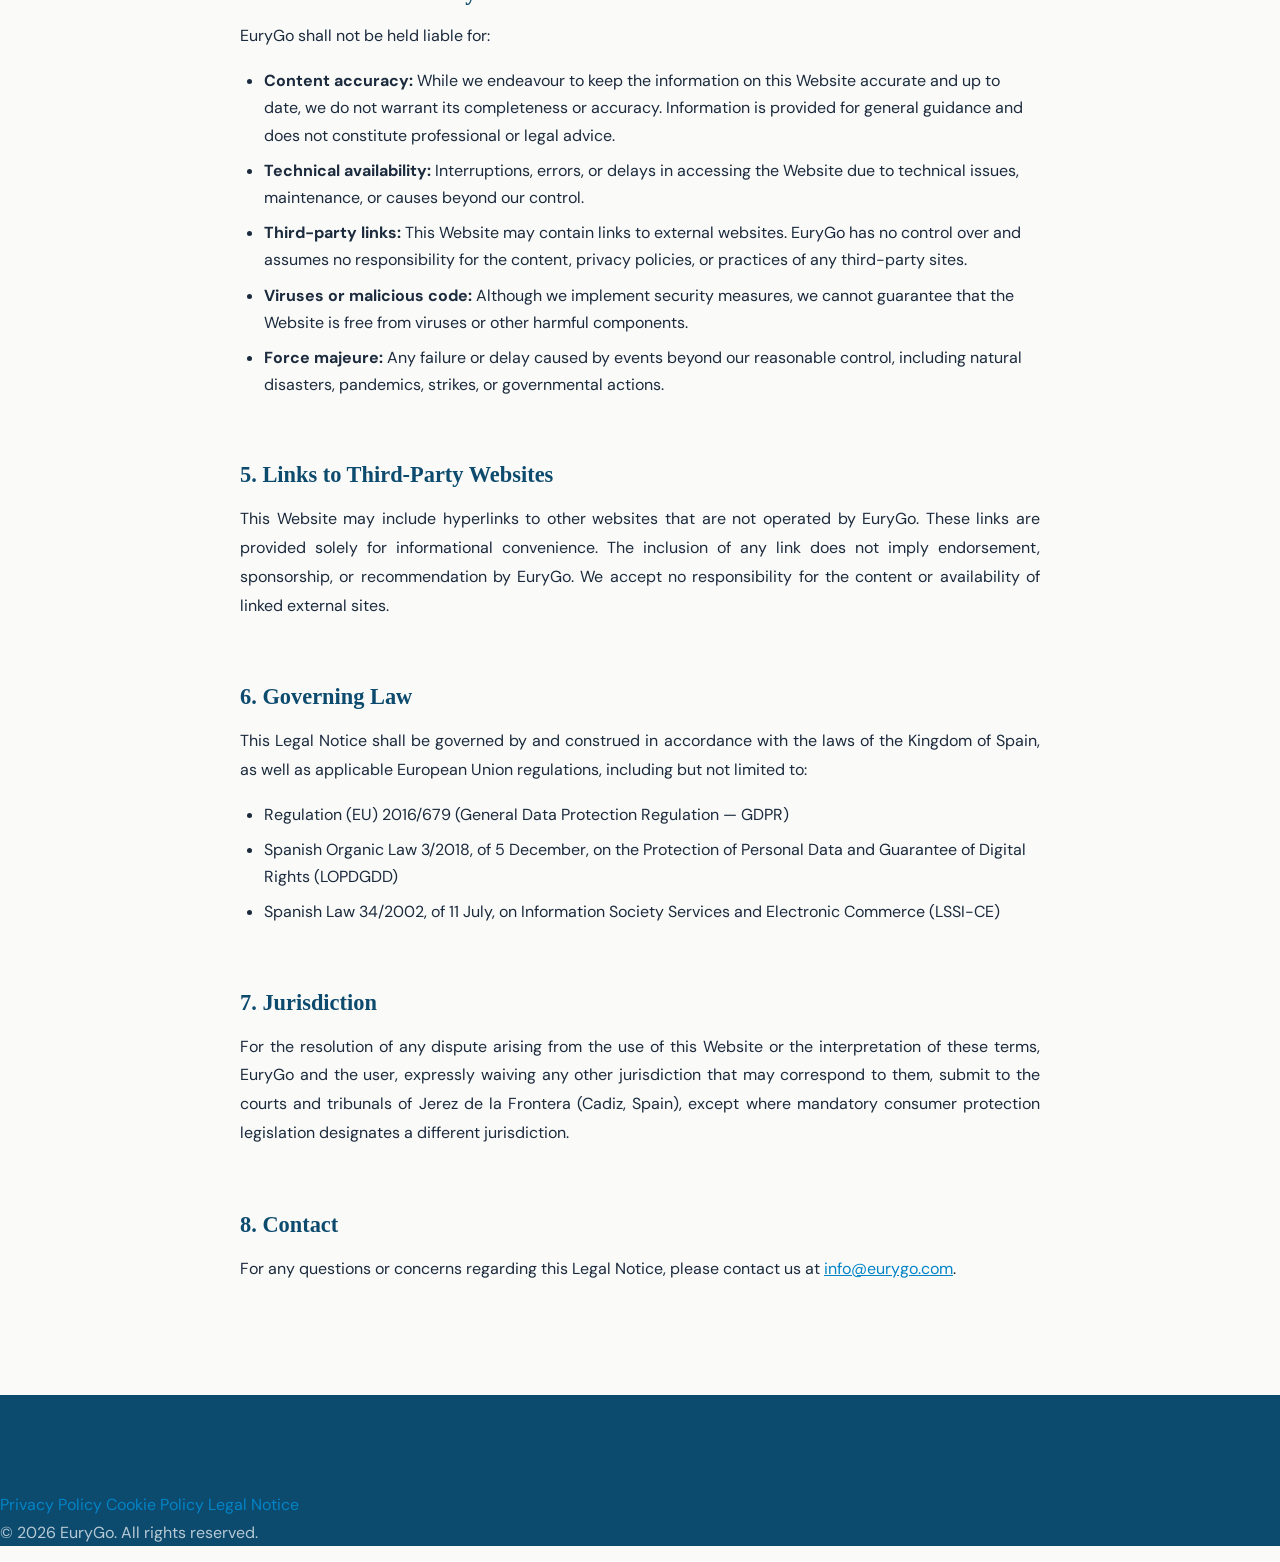
<file: en/legal-notice/index.html>
<!DOCTYPE html>
<html lang="en">
<head>
    <meta charset="UTF-8">
    <meta name="viewport" content="width=device-width, initial-scale=1.0">
    <title>Legal Notice — EuryGo</title>
    <meta name="description" content="EuryGo Legal Notice. Company identification, terms of use, intellectual property, and applicable legislation.">
    <link rel="canonical" href="https://www.eurygo.com/en/legal-notice/">
    <link rel="alternate" hreflang="es" href="https://www.eurygo.com/es/aviso-legal/">
    <link rel="alternate" hreflang="en" href="https://www.eurygo.com/en/legal-notice/">
    <link rel="alternate" hreflang="x-default" href="https://www.eurygo.com/en/legal-notice/">
    <link rel="preconnect" href="https://fonts.googleapis.com">
    <link rel="preconnect" href="https://fonts.gstatic.com" crossorigin>
    <link href="https://fonts.googleapis.com/css2?family=DM+Sans:ital,opsz,wght@0,9..40,400;0,9..40,500;0,9..40,600;0,9..40,700;0,9..40,800;1,9..40,400&display=swap" rel="stylesheet">
    <link rel="stylesheet" href="/assets/css/main.css">
    <script>
    window.dataLayer = window.dataLayer || [];
    function gtag(){dataLayer.push(arguments);}
    gtag('consent', 'default', {
        'analytics_storage': 'denied',
        'ad_storage': 'denied',
        'ad_user_data': 'denied',
        'ad_personalization': 'denied'
    });
    </script>
    <script type="application/ld+json">
    {
        "@context": "https://schema.org",
        "@type": "Organization",
        "name": "EuryGo",
        "url": "https://www.eurygo.com",
        "email": "info@eurygo.com",
        "address": {
            "@type": "PostalAddress",
            "addressLocality": "Jerez de la Frontera",
            "addressRegion": "Cadiz",
            "addressCountry": "ES"
        }
    }
    </script>
</head>
<body>
    <nav class="nav" role="navigation"><div class="nav__inner"><a href="/en/" class="nav__logo" aria-label="EuryGo"><svg xmlns="http://www.w3.org/2000/svg" viewBox="0 0 360 100" width="160" height="44"><defs><linearGradient id="navGoldText" x1="0%" y1="0%" x2="100%" y2="0%"><stop offset="0%" stop-color="#D97706"/><stop offset="100%" stop-color="#F59E0B"/></linearGradient></defs><text x="105" y="58" font-family="'DM Sans',sans-serif" font-weight="800" font-size="46" fill="#0C4A6E" letter-spacing="-1">Eury<tspan fill="url(#navGoldText)">Go</tspan></text><text x="108" y="78" font-family="'DM Sans',sans-serif" font-weight="600" font-size="11.5" fill="#64748B" letter-spacing="3.5">MOBILITY EXPERIENCE</text></svg></a><div class="nav__links"><a href="/en/#about" class="nav__link">What is EuryGo?</a><a href="/en/#schools" class="nav__link">Schools</a><a href="/en/#agencies" class="nav__link">Agencies</a><a href="/en/cursos/" class="nav__link">Training Courses</a><a href="/en/blog/" class="nav__link">Blog</a><a href="/en/#contact" class="nav__link">Contact</a></div><div class="nav__right"><div class="lang-switch"><button class="lang-switch__btn" data-lang="es">ES</button><button class="lang-switch__btn lang-switch__btn--active" data-lang="en">EN</button></div><button class="nav__toggle" aria-label="Menu" aria-expanded="false"><span></span><span></span><span></span></button></div></div></nav>

    <main class="legal">
        <h1>Legal Notice</h1>
        <p><strong>Last updated:</strong> 11 April 2026</p>

        <h2>1. Company Identification</h2>
        <p>In compliance with Article 10 of Spanish Law 34/2002, of 11 July, on Information Society Services and Electronic Commerce (LSSI-CE), the following information is provided regarding the owner of this website:</p>
        <ul>
            <li><strong>Company name:</strong> EuryGo</li>
            <li><strong>Tax identification number (CIF):</strong> B-XXXXXXXX</li>
            <li><strong>Registered address:</strong> Jerez de la Frontera, Cadiz, Spain</li>
            <li><strong>Email:</strong> <a href="mailto:info@eurygo.com">info@eurygo.com</a></li>
            <li><strong>Business activity:</strong> Erasmus+ mobility intermediary services — coordination of international work placements and training mobility programmes for vocational education students and professionals.</li>
        </ul>

        <h2>2. Terms of Use</h2>
        <p>By accessing and using this website (hereinafter, the "Website"), you agree to be bound by these terms. If you do not agree with any part of these terms, you must refrain from using the Website.</p>
        <p>The user undertakes to make appropriate use of the content and services offered on the Website, refraining from employing them for:</p>
        <ul>
            <li>Activities that are unlawful, illegal, or contrary to good faith and public order.</li>
            <li>Disseminating content or propaganda of a racist, xenophobic, or discriminatory nature.</li>
            <li>Causing damage to the physical or logical systems of EuryGo, its suppliers, or third parties.</li>
            <li>Attempting to access, use, or manipulate the data of EuryGo, third-party suppliers, or other users.</li>
            <li>Reproducing, copying, distributing, or making available to the public the content of this Website without the express written authorisation of EuryGo.</li>
        </ul>
        <p>EuryGo reserves the right to withdraw access to the Website without prior notice to any user who violates these terms.</p>

        <h2>3. Intellectual Property</h2>
        <p>All content on this Website — including, but not limited to, text, graphics, images, logos, icons, photographs, audio and video files, software, and the design and source code — is the property of EuryGo or its licensors and is protected by Spanish and international intellectual property laws.</p>
        <p>The reproduction, distribution, public communication, transformation, or any other form of exploitation of the Website's content is strictly prohibited without the prior, express, and written consent of EuryGo, except for strictly personal and private use.</p>
        <p>The EuryGo name, logo, and associated branding elements are trademarks belonging to EuryGo. Their use by unauthorised third parties is prohibited.</p>

        <h2>4. Limitation of Liability</h2>
        <p>EuryGo shall not be held liable for:</p>
        <ul>
            <li><strong>Content accuracy:</strong> While we endeavour to keep the information on this Website accurate and up to date, we do not warrant its completeness or accuracy. Information is provided for general guidance and does not constitute professional or legal advice.</li>
            <li><strong>Technical availability:</strong> Interruptions, errors, or delays in accessing the Website due to technical issues, maintenance, or causes beyond our control.</li>
            <li><strong>Third-party links:</strong> This Website may contain links to external websites. EuryGo has no control over and assumes no responsibility for the content, privacy policies, or practices of any third-party sites.</li>
            <li><strong>Viruses or malicious code:</strong> Although we implement security measures, we cannot guarantee that the Website is free from viruses or other harmful components.</li>
            <li><strong>Force majeure:</strong> Any failure or delay caused by events beyond our reasonable control, including natural disasters, pandemics, strikes, or governmental actions.</li>
        </ul>

        <h2>5. Links to Third-Party Websites</h2>
        <p>This Website may include hyperlinks to other websites that are not operated by EuryGo. These links are provided solely for informational convenience. The inclusion of any link does not imply endorsement, sponsorship, or recommendation by EuryGo. We accept no responsibility for the content or availability of linked external sites.</p>

        <h2>6. Governing Law</h2>
        <p>This Legal Notice shall be governed by and construed in accordance with the laws of the Kingdom of Spain, as well as applicable European Union regulations, including but not limited to:</p>
        <ul>
            <li>Regulation (EU) 2016/679 (General Data Protection Regulation — GDPR)</li>
            <li>Spanish Organic Law 3/2018, of 5 December, on the Protection of Personal Data and Guarantee of Digital Rights (LOPDGDD)</li>
            <li>Spanish Law 34/2002, of 11 July, on Information Society Services and Electronic Commerce (LSSI-CE)</li>
        </ul>

        <h2>7. Jurisdiction</h2>
        <p>For the resolution of any dispute arising from the use of this Website or the interpretation of these terms, EuryGo and the user, expressly waiving any other jurisdiction that may correspond to them, submit to the courts and tribunals of Jerez de la Frontera (Cadiz, Spain), except where mandatory consumer protection legislation designates a different jurisdiction.</p>

        <h2>8. Contact</h2>
        <p>For any questions or concerns regarding this Legal Notice, please contact us at <a href="mailto:info@eurygo.com">info@eurygo.com</a>.</p>
    </main>

    <footer class="footer">
        <div class="footer__inner">
            <div class="footer__legal">
                <a href="/en/privacy/">Privacy Policy</a>
                <a href="/en/cookies/">Cookie Policy</a>
                <a href="/en/legal-notice/">Legal Notice</a>
            </div>
            <p>&copy; 2026 EuryGo. All rights reserved.</p>
        </div>
    </footer>

    <div class="cookie-banner" id="cookie-banner" role="dialog"><div class="cookie-banner__inner"><p class="cookie-banner__text">We use cookies to analyse site usage. <a href="/en/cookies/">More info</a></p><div class="cookie-banner__actions"><button class="btn btn--primary btn--sm" id="cookie-accept-all">Accept all</button><button class="btn btn--outline btn--sm" id="cookie-essential">Essential only</button><button class="btn btn--sm" id="cookie-manage" style="color:var(--color-primary);font-weight:600;">Manage</button></div></div></div>
    <div class="cookie-modal" id="cookie-modal" role="dialog"><div class="cookie-modal__overlay"></div><div class="cookie-modal__content"><button class="cookie-modal__close" id="cookie-modal-close">&times;</button><h3>Cookie preferences</h3><div class="cookie-category"><div class="cookie-category__header"><h4>Essential</h4><span class="badge">Always on</span></div></div><div class="cookie-category"><div class="cookie-category__header"><h4>Analytics</h4><label class="toggle"><input type="checkbox" id="cookie-analytics"><span class="toggle__slider"></span></label></div></div><div class="cookie-category"><div class="cookie-category__header"><h4>Marketing</h4><label class="toggle"><input type="checkbox" id="cookie-marketing"><span class="toggle__slider"></span></label></div></div><div class="cookie-modal__actions"><button class="btn btn--primary btn--sm" id="cookie-modal-accept">Accept all</button><button class="btn btn--outline btn--sm" id="cookie-modal-save">Save</button></div></div></div>

    <script src="/assets/js/i18n.js"></script>
    <script src="/assets/js/cookies.js"></script>
    <script src="/assets/js/analytics.js"></script>
    <script src="/assets/js/main.js"></script>
</body>
</html>
</file>
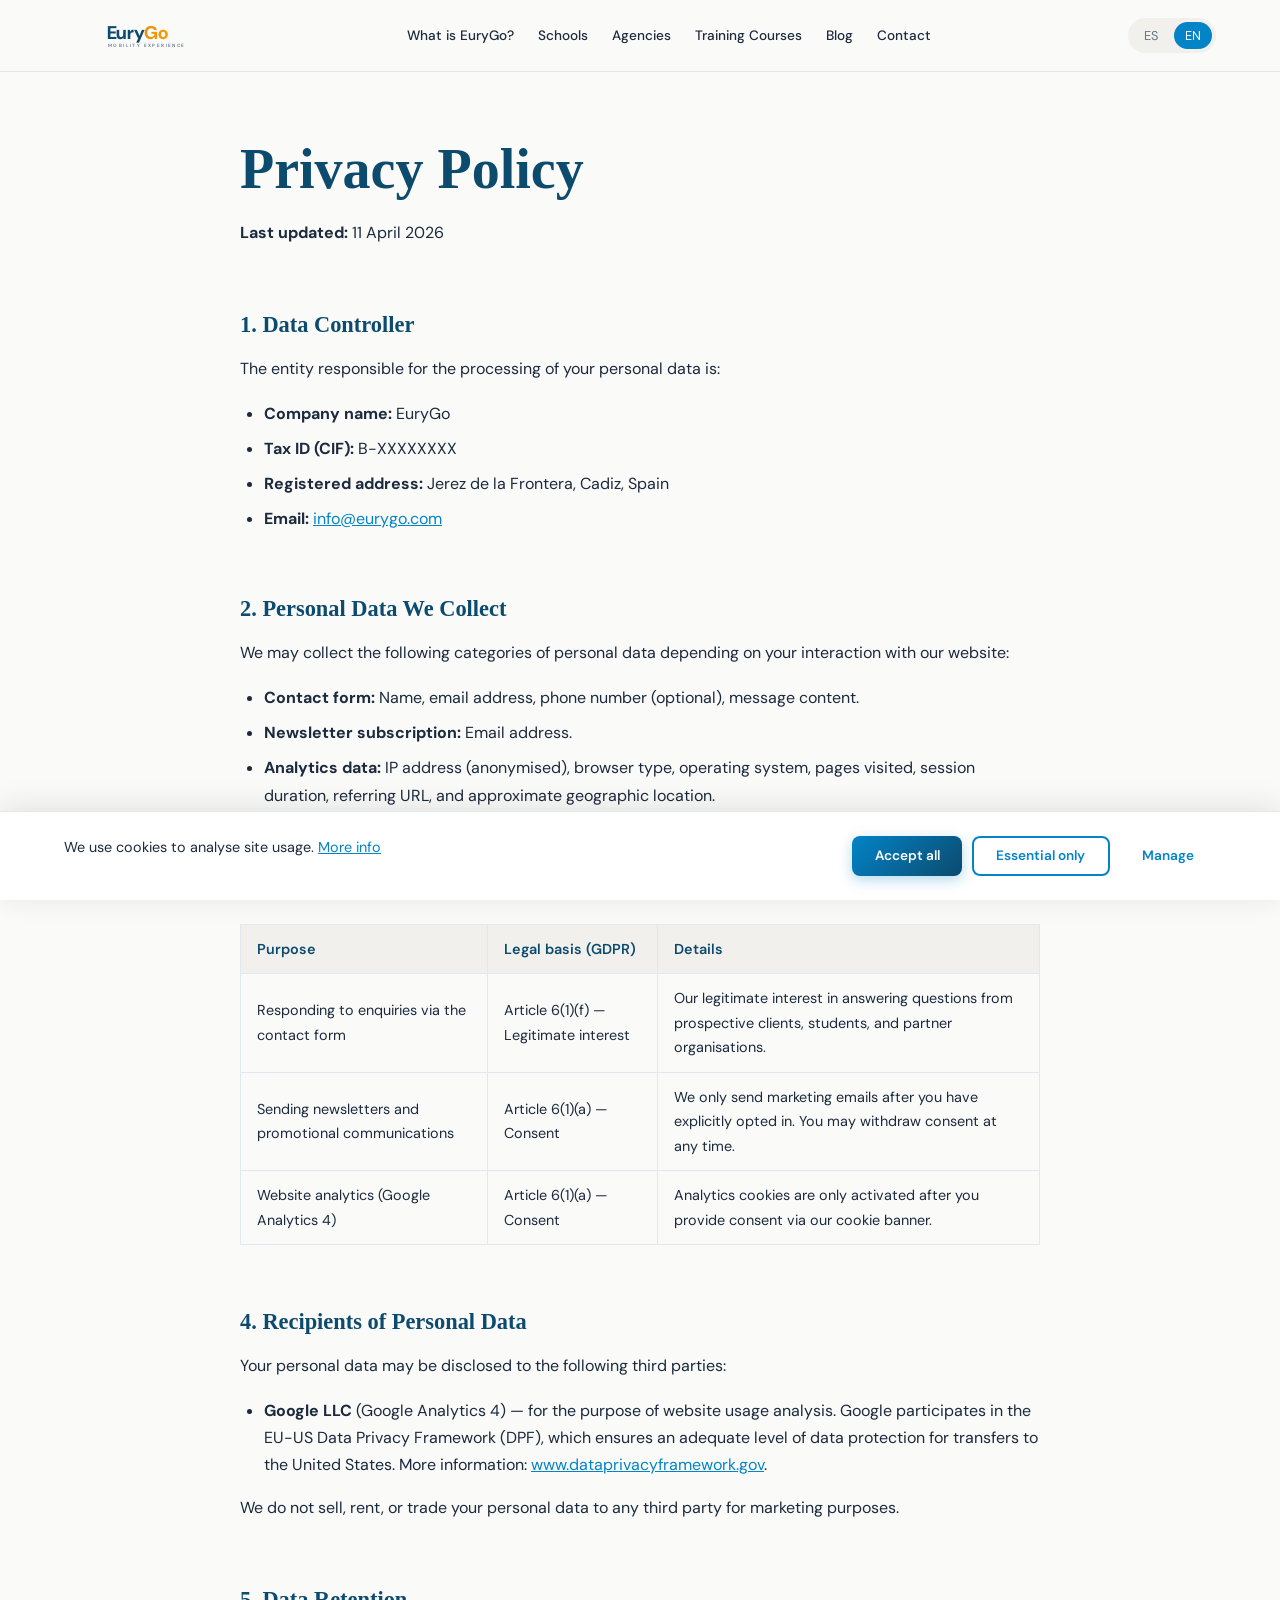
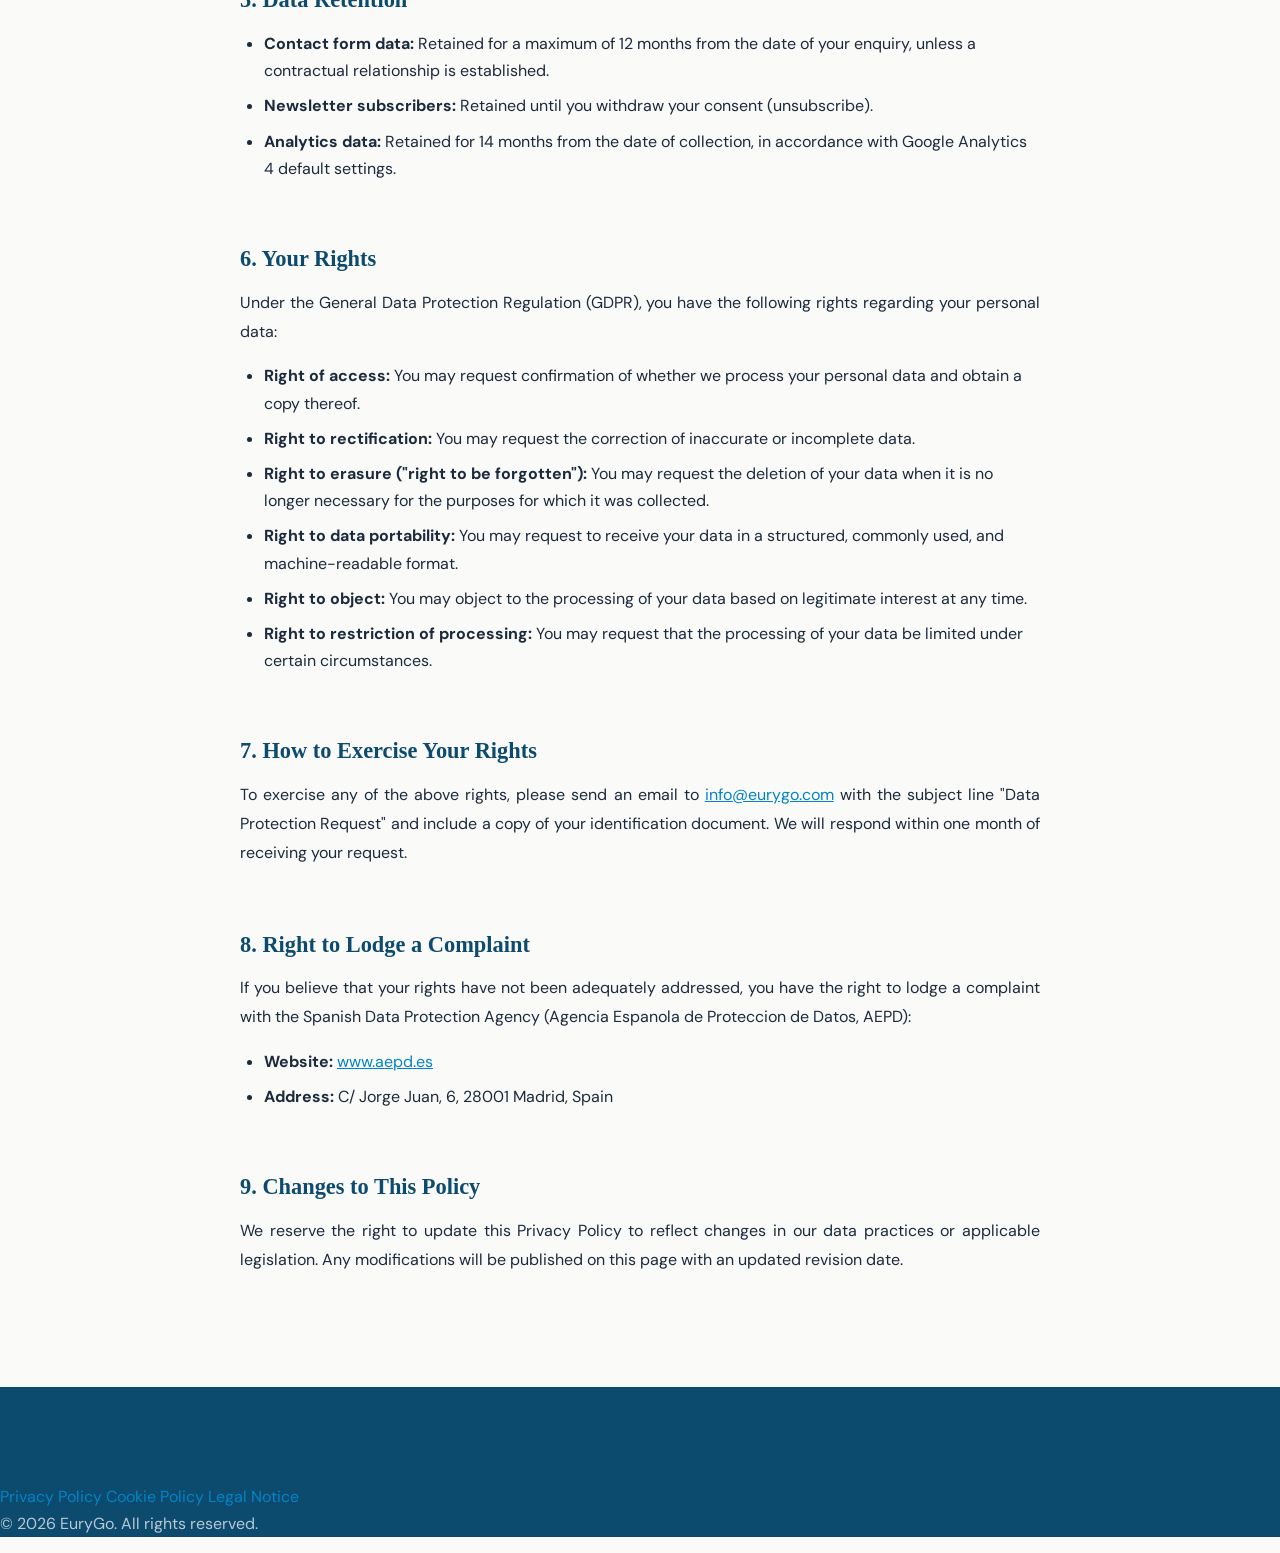
<file: en/privacy/index.html>
<!DOCTYPE html>
<html lang="en">
<head>
    <meta charset="UTF-8">
    <meta name="viewport" content="width=device-width, initial-scale=1.0">
    <title>Privacy Policy — EuryGo</title>
    <meta name="description" content="EuryGo Privacy Policy. Learn how we collect, use, and protect your personal data in compliance with the GDPR.">
    <link rel="canonical" href="https://www.eurygo.com/en/privacy/">
    <link rel="alternate" hreflang="es" href="https://www.eurygo.com/es/privacidad/">
    <link rel="alternate" hreflang="en" href="https://www.eurygo.com/en/privacy/">
    <link rel="alternate" hreflang="x-default" href="https://www.eurygo.com/en/privacy/">
    <link rel="preconnect" href="https://fonts.googleapis.com">
    <link rel="preconnect" href="https://fonts.gstatic.com" crossorigin>
    <link href="https://fonts.googleapis.com/css2?family=DM+Sans:ital,opsz,wght@0,9..40,400;0,9..40,500;0,9..40,600;0,9..40,700;0,9..40,800;1,9..40,400&display=swap" rel="stylesheet">
    <link rel="stylesheet" href="/assets/css/main.css">
    <script>
    window.dataLayer = window.dataLayer || [];
    function gtag(){dataLayer.push(arguments);}
    gtag('consent', 'default', {
        'analytics_storage': 'denied',
        'ad_storage': 'denied',
        'ad_user_data': 'denied',
        'ad_personalization': 'denied'
    });
    </script>
    <script type="application/ld+json">
    {
        "@context": "https://schema.org",
        "@type": "Organization",
        "name": "EuryGo",
        "url": "https://www.eurygo.com",
        "email": "info@eurygo.com",
        "address": {
            "@type": "PostalAddress",
            "addressLocality": "Jerez de la Frontera",
            "addressRegion": "Cadiz",
            "addressCountry": "ES"
        }
    }
    </script>
</head>
<body>
    <nav class="nav" role="navigation"><div class="nav__inner"><a href="/en/" class="nav__logo" aria-label="EuryGo"><svg xmlns="http://www.w3.org/2000/svg" viewBox="0 0 360 100" width="160" height="44"><defs><linearGradient id="navGoldText" x1="0%" y1="0%" x2="100%" y2="0%"><stop offset="0%" stop-color="#D97706"/><stop offset="100%" stop-color="#F59E0B"/></linearGradient></defs><text x="105" y="58" font-family="'DM Sans',sans-serif" font-weight="800" font-size="46" fill="#0C4A6E" letter-spacing="-1">Eury<tspan fill="url(#navGoldText)">Go</tspan></text><text x="108" y="78" font-family="'DM Sans',sans-serif" font-weight="600" font-size="11.5" fill="#64748B" letter-spacing="3.5">MOBILITY EXPERIENCE</text></svg></a><div class="nav__links"><a href="/en/#about" class="nav__link">What is EuryGo?</a><a href="/en/#schools" class="nav__link">Schools</a><a href="/en/#agencies" class="nav__link">Agencies</a><a href="/en/cursos/" class="nav__link">Training Courses</a><a href="/en/blog/" class="nav__link">Blog</a><a href="/en/#contact" class="nav__link">Contact</a></div><div class="nav__right"><div class="lang-switch"><button class="lang-switch__btn" data-lang="es">ES</button><button class="lang-switch__btn lang-switch__btn--active" data-lang="en">EN</button></div><button class="nav__toggle" aria-label="Menu" aria-expanded="false"><span></span><span></span><span></span></button></div></div></nav>

    <main class="legal">
        <h1>Privacy Policy</h1>
        <p><strong>Last updated:</strong> 11 April 2026</p>

        <h2>1. Data Controller</h2>
        <p>The entity responsible for the processing of your personal data is:</p>
        <ul>
            <li><strong>Company name:</strong> EuryGo</li>
            <li><strong>Tax ID (CIF):</strong> B-XXXXXXXX</li>
            <li><strong>Registered address:</strong> Jerez de la Frontera, Cadiz, Spain</li>
            <li><strong>Email:</strong> <a href="mailto:info@eurygo.com">info@eurygo.com</a></li>
        </ul>

        <h2>2. Personal Data We Collect</h2>
        <p>We may collect the following categories of personal data depending on your interaction with our website:</p>
        <ul>
            <li><strong>Contact form:</strong> Name, email address, phone number (optional), message content.</li>
            <li><strong>Newsletter subscription:</strong> Email address.</li>
            <li><strong>Analytics data:</strong> IP address (anonymised), browser type, operating system, pages visited, session duration, referring URL, and approximate geographic location.</li>
        </ul>

        <h2>3. Purposes and Legal Basis</h2>
        <table>
            <thead>
                <tr>
                    <th>Purpose</th>
                    <th>Legal basis (GDPR)</th>
                    <th>Details</th>
                </tr>
            </thead>
            <tbody>
                <tr>
                    <td>Responding to enquiries via the contact form</td>
                    <td>Article 6(1)(f) — Legitimate interest</td>
                    <td>Our legitimate interest in answering questions from prospective clients, students, and partner organisations.</td>
                </tr>
                <tr>
                    <td>Sending newsletters and promotional communications</td>
                    <td>Article 6(1)(a) — Consent</td>
                    <td>We only send marketing emails after you have explicitly opted in. You may withdraw consent at any time.</td>
                </tr>
                <tr>
                    <td>Website analytics (Google Analytics 4)</td>
                    <td>Article 6(1)(a) — Consent</td>
                    <td>Analytics cookies are only activated after you provide consent via our cookie banner.</td>
                </tr>
            </tbody>
        </table>

        <h2>4. Recipients of Personal Data</h2>
        <p>Your personal data may be disclosed to the following third parties:</p>
        <ul>
            <li><strong>Google LLC</strong> (Google Analytics 4) — for the purpose of website usage analysis. Google participates in the EU-US Data Privacy Framework (DPF), which ensures an adequate level of data protection for transfers to the United States. More information: <a href="https://www.dataprivacyframework.gov" target="_blank" rel="noopener noreferrer">www.dataprivacyframework.gov</a>.</li>
        </ul>
        <p>We do not sell, rent, or trade your personal data to any third party for marketing purposes.</p>

        <h2>5. Data Retention</h2>
        <ul>
            <li><strong>Contact form data:</strong> Retained for a maximum of 12 months from the date of your enquiry, unless a contractual relationship is established.</li>
            <li><strong>Newsletter subscribers:</strong> Retained until you withdraw your consent (unsubscribe).</li>
            <li><strong>Analytics data:</strong> Retained for 14 months from the date of collection, in accordance with Google Analytics 4 default settings.</li>
        </ul>

        <h2>6. Your Rights</h2>
        <p>Under the General Data Protection Regulation (GDPR), you have the following rights regarding your personal data:</p>
        <ul>
            <li><strong>Right of access:</strong> You may request confirmation of whether we process your personal data and obtain a copy thereof.</li>
            <li><strong>Right to rectification:</strong> You may request the correction of inaccurate or incomplete data.</li>
            <li><strong>Right to erasure ("right to be forgotten"):</strong> You may request the deletion of your data when it is no longer necessary for the purposes for which it was collected.</li>
            <li><strong>Right to data portability:</strong> You may request to receive your data in a structured, commonly used, and machine-readable format.</li>
            <li><strong>Right to object:</strong> You may object to the processing of your data based on legitimate interest at any time.</li>
            <li><strong>Right to restriction of processing:</strong> You may request that the processing of your data be limited under certain circumstances.</li>
        </ul>

        <h2>7. How to Exercise Your Rights</h2>
        <p>To exercise any of the above rights, please send an email to <a href="mailto:info@eurygo.com">info@eurygo.com</a> with the subject line "Data Protection Request" and include a copy of your identification document. We will respond within one month of receiving your request.</p>

        <h2>8. Right to Lodge a Complaint</h2>
        <p>If you believe that your rights have not been adequately addressed, you have the right to lodge a complaint with the Spanish Data Protection Agency (Agencia Espanola de Proteccion de Datos, AEPD):</p>
        <ul>
            <li><strong>Website:</strong> <a href="https://www.aepd.es" target="_blank" rel="noopener noreferrer">www.aepd.es</a></li>
            <li><strong>Address:</strong> C/ Jorge Juan, 6, 28001 Madrid, Spain</li>
        </ul>

        <h2>9. Changes to This Policy</h2>
        <p>We reserve the right to update this Privacy Policy to reflect changes in our data practices or applicable legislation. Any modifications will be published on this page with an updated revision date.</p>
    </main>

    <footer class="footer">
        <div class="footer__inner">
            <div class="footer__legal">
                <a href="/en/privacy/">Privacy Policy</a>
                <a href="/en/cookies/">Cookie Policy</a>
                <a href="/en/legal-notice/">Legal Notice</a>
            </div>
            <p>&copy; 2026 EuryGo. All rights reserved.</p>
        </div>
    </footer>

    <div class="cookie-banner" id="cookie-banner" role="dialog"><div class="cookie-banner__inner"><p class="cookie-banner__text">We use cookies to analyse site usage. <a href="/en/cookies/">More info</a></p><div class="cookie-banner__actions"><button class="btn btn--primary btn--sm" id="cookie-accept-all">Accept all</button><button class="btn btn--outline btn--sm" id="cookie-essential">Essential only</button><button class="btn btn--sm" id="cookie-manage" style="color:var(--color-primary);font-weight:600;">Manage</button></div></div></div>
    <div class="cookie-modal" id="cookie-modal" role="dialog"><div class="cookie-modal__overlay"></div><div class="cookie-modal__content"><button class="cookie-modal__close" id="cookie-modal-close">&times;</button><h3>Cookie preferences</h3><div class="cookie-category"><div class="cookie-category__header"><h4>Essential</h4><span class="badge">Always on</span></div></div><div class="cookie-category"><div class="cookie-category__header"><h4>Analytics</h4><label class="toggle"><input type="checkbox" id="cookie-analytics"><span class="toggle__slider"></span></label></div></div><div class="cookie-category"><div class="cookie-category__header"><h4>Marketing</h4><label class="toggle"><input type="checkbox" id="cookie-marketing"><span class="toggle__slider"></span></label></div></div><div class="cookie-modal__actions"><button class="btn btn--primary btn--sm" id="cookie-modal-accept">Accept all</button><button class="btn btn--outline btn--sm" id="cookie-modal-save">Save</button></div></div></div>

    <script src="/assets/js/i18n.js"></script>
    <script src="/assets/js/cookies.js"></script>
    <script src="/assets/js/analytics.js"></script>
    <script src="/assets/js/main.js"></script>
</body>
</html>
</file>
<file: assets/css/main.css>
/* ============================================
   EuryGo — Main Stylesheet
   Brand Colors from Logo SVG:
   Primary Dark: #0C4A6E
   Primary Mid:  #0284C7
   Primary Light: #38BDF8
   Gold Dark:    #D97706
   Gold Mid:     #F59E0B
   Gold Light:   #FBBF24
   ============================================ */

/* --- CSS Variables --- */
:root {
  /* Brand palette */
  --color-primary-dark: #0C4A6E;
  --color-primary: #0284C7;
  --color-primary-light: #38BDF8;
  --color-primary-lighter: #7DD3FC;
  --color-gold-dark: #D97706;
  --color-gold: #F59E0B;
  --color-gold-light: #FBBF24;
  --color-gold-lighter: #FDE68A;

  /* EU institutional */
  --color-eu-blue: #003399;

  /* Neutrals */
  --color-bg: #FAFAF8;
  --color-bg-alt: #F1F0EC;
  --color-bg-dark: #0C4A6E;
  --color-text: #1B2A3D;
  --color-text-light: #64748B;
  --color-text-inverse: #FFFFFF;
  --color-border: #E2E8F0;
  --color-white: #FFFFFF;

  /* Social brand colors */
  --color-linkedin: #0A66C2;
  --color-facebook: #1877F2;
  /* Typography */
  --font-display: 'Playfair Display', Georgia, serif;
  --font-body: 'DM Sans', system-ui, sans-serif;

  /* Spacing */
  --space-xs: 0.5rem;
  --space-sm: 1rem;
  --space-md: 1.5rem;
  --space-lg: 2.5rem;
  --space-xl: 4rem;
  --space-2xl: 6rem;
  --space-3xl: 8rem;

  /* Layout */
  --max-width: 1200px;
  --max-width-narrow: 800px;
  --nav-height: 72px;
  --border-radius: 8px;
  --border-radius-lg: 16px;

  /* Transitions */
  --transition-fast: 150ms ease;
  --transition-base: 300ms ease;
  --transition-slow: 500ms ease;
}

/* --- Reset & Base --- */
*,
*::before,
*::after {
  box-sizing: border-box;
  margin: 0;
  padding: 0;
}

html {
  scroll-behavior: smooth;
  -webkit-text-size-adjust: 100%;
}

body {
  font-family: var(--font-body);
  font-size: 16px;
  line-height: 1.7;
  color: var(--color-text);
  background-color: var(--color-bg);
  -webkit-font-smoothing: antialiased;
  -moz-osx-font-smoothing: grayscale;
  overflow-x: hidden;
}

img {
  max-width: 100%;
  height: auto;
  display: block;
}

a {
  color: var(--color-primary);
  text-decoration: none;
  transition: color var(--transition-fast);
}

a:hover {
  color: var(--color-primary-dark);
}

ul, ol {
  list-style: none;
}

p {
  text-align: justify;
  hyphens: auto;
  -webkit-hyphens: auto;
}

button {
  cursor: pointer;
  border: none;
  background: none;
  font-family: inherit;
  font-size: inherit;
}

/* --- Typography --- */
h1, h2, h3, h4, h5, h6 {
  font-family: var(--font-display);
  font-weight: 700;
  line-height: 1.2;
  color: var(--color-primary-dark);
}

h1 { font-size: clamp(2.2rem, 5vw, 3.5rem); }
h2 { font-size: clamp(1.8rem, 4vw, 2.8rem); }
h3 { font-size: clamp(1.3rem, 3vw, 1.8rem); }
h4 { font-size: clamp(1.1rem, 2vw, 1.4rem); }

p {
  margin-bottom: 1rem;
}

.text-gold {
  color: var(--color-gold);
}

.text-primary {
  color: var(--color-primary);
}

.text-centered-highlight {
  text-align: center;
  max-width: 720px;
  margin-left: auto;
  margin-right: auto;
}

.text-center {
  text-align: center;
}

/* --- Layout Utilities --- */
.container {
  width: 100%;
  max-width: var(--max-width);
  margin: 0 auto;
  padding: 0 1.5rem;
}

.container--narrow {
  max-width: var(--max-width-narrow);
}

.section {
  padding: var(--space-2xl) 0;
}

.section--alt {
  background-color: var(--color-bg-alt);
}

.section--dark {
  background-color: var(--color-primary-dark);
  color: var(--color-text-inverse);
}

.section--dark h2,
.section--dark h3,
.section--dark h4 {
  color: var(--color-text-inverse);
}

.grid {
  display: grid;
  gap: var(--space-lg);
}

.grid--2 {
  grid-template-columns: repeat(2, 1fr);
}

.grid--3 {
  grid-template-columns: repeat(3, 1fr);
}

.grid--4 {
  grid-template-columns: repeat(4, 1fr);
}

/* --- Buttons --- */
.btn {
  display: inline-flex;
  align-items: center;
  justify-content: center;
  gap: 0.5rem;
  padding: 0.85rem 2rem;
  font-family: var(--font-body);
  font-size: 0.95rem;
  font-weight: 600;
  border-radius: var(--border-radius);
  transition: all var(--transition-base);
  white-space: nowrap;
  text-decoration: none;
}

.btn--primary {
  background: linear-gradient(135deg, var(--color-primary), var(--color-primary-dark));
  color: var(--color-white);
  box-shadow: 0 4px 14px rgba(2, 132, 199, 0.3);
}

.btn--primary:hover {
  transform: translateY(-2px);
  box-shadow: 0 6px 20px rgba(2, 132, 199, 0.4);
  color: var(--color-white);
}

.btn--gold {
  background: linear-gradient(135deg, var(--color-gold), var(--color-gold-dark));
  color: var(--color-white);
  box-shadow: 0 4px 14px rgba(245, 158, 11, 0.3);
}

.btn--gold:hover {
  transform: translateY(-2px);
  box-shadow: 0 6px 20px rgba(245, 158, 11, 0.4);
  color: var(--color-white);
}

.btn--eu {
  background: linear-gradient(135deg, #003399, #0055A4);
  color: var(--color-white);
  box-shadow: 0 4px 14px rgba(0, 51, 153, 0.3);
}

.btn--eu:hover {
  transform: translateY(-2px);
  box-shadow: 0 6px 20px rgba(0, 51, 153, 0.4);
  color: var(--color-white);
}

.btn--outline {
  border: 2px solid var(--color-primary);
  color: var(--color-primary);
  background: transparent;
}

.btn--outline:hover {
  background: var(--color-primary);
  color: var(--color-white);
}

.btn--outline-white {
  border: 2px solid var(--color-white);
  color: var(--color-white);
  background: transparent;
}

.btn--outline-white:hover {
  background: var(--color-white);
  color: var(--color-primary-dark);
}

.btn--sm {
  padding: 0.6rem 1.4rem;
  font-size: 0.85rem;
}

.btn--lg {
  padding: 1rem 2.5rem;
  font-size: 1.05rem;
}

/* --- Navigation --- */
.nav {
  position: fixed;
  top: 0;
  left: 0;
  right: 0;
  height: var(--nav-height);
  background: rgba(250, 250, 248, 0.95);
  backdrop-filter: blur(12px);
  -webkit-backdrop-filter: blur(12px);
  border-bottom: 1px solid var(--color-border);
  z-index: 1000;
  transition: all var(--transition-base);
}

.nav--scrolled {
  box-shadow: 0 2px 20px rgba(0, 0, 0, 0.06);
}

.nav__inner {
  display: flex;
  align-items: center;
  justify-content: space-between;
  height: 100%;
  max-width: var(--max-width);
  margin: 0 auto;
  padding: 0 1.5rem;
}

.nav__logo {
  height: 40px;
  width: auto;
  flex-shrink: 0;
}

.nav__logo svg {
  height: 100%;
  width: auto;
}

.nav__links {
  display: flex;
  align-items: center;
  gap: 1.5rem;
}

.nav__link {
  font-size: 0.85rem;
  font-weight: 500;
  color: var(--color-text);
  transition: color var(--transition-fast);
  position: relative;
}

.nav__link::after {
  content: '';
  position: absolute;
  bottom: -4px;
  left: 0;
  width: 0;
  height: 2px;
  background: var(--color-gold);
  transition: width var(--transition-base);
}

.nav__link:hover::after,
.nav__link--active::after {
  width: 100%;
}

.nav__link:hover {
  color: var(--color-primary);
}

.nav__right {
  display: flex;
  align-items: center;
  gap: 1rem;
}

.nav__social {
  display: flex;
  align-items: center;
  gap: 0.6rem;
}

.nav__social a {
  display: flex;
  align-items: center;
  justify-content: center;
  width: 28px;
  height: 28px;
  color: var(--color-text-light);
  transition: color var(--transition-fast);
}

.nav__social a svg {
  width: 16px;
  height: 16px;
  fill: currentColor;
}

.nav__social a:hover svg {
  fill: currentColor;
}

.nav__social a.social--linkedin:hover { color: var(--color-linkedin); }
.nav__social a.social--instagram:hover { color: #E1306C; }
.nav__social a.social--facebook:hover { color: var(--color-facebook); }


/* Language switcher */
.lang-switch {
  display: flex;
  align-items: center;
  gap: 0.3rem;
  background: var(--color-bg-alt);
  border-radius: 20px;
  padding: 0.25rem;
  font-size: 0.8rem;
  font-weight: 600;
}

.lang-switch__btn {
  padding: 0.3rem 0.7rem;
  border-radius: 16px;
  color: var(--color-text-light);
  transition: all var(--transition-fast);
}

.lang-switch__btn--active {
  background: var(--color-primary);
  color: var(--color-white);
}

.lang-switch__btn:hover:not(.lang-switch__btn--active) {
  color: var(--color-primary);
}

/* Mobile menu toggle */
.nav__toggle {
  display: none;
  flex-direction: column;
  gap: 5px;
  width: 28px;
  padding: 4px 0;
}

.nav__toggle span {
  display: block;
  width: 100%;
  height: 2px;
  background: var(--color-text);
  border-radius: 2px;
  transition: all var(--transition-base);
}

.nav__toggle--active span:nth-child(1) {
  transform: rotate(45deg) translate(5px, 5px);
}

.nav__toggle--active span:nth-child(2) {
  opacity: 0;
}

.nav__toggle--active span:nth-child(3) {
  transform: rotate(-45deg) translate(5px, -5px);
}

/* --- Hero --- */
.hero {
  position: relative;
  min-height: 100vh;
  display: flex;
  align-items: center;
  padding-top: calc(var(--nav-height) + 80px);
  padding-bottom: 80px;
  background: linear-gradient(135deg, var(--color-primary-dark) 0%, #0e3c5e 50%, #0a2940 100%);
  overflow: hidden;
}

.hero__bg {
  position: absolute;
  inset: 0;
  opacity: 0.12;
  pointer-events: none;
}

.hero__content {
  position: relative;
  z-index: 2;
  max-width: 720px;
}

.hero__badge {
  display: inline-flex;
  align-items: center;
  gap: 0.5rem;
  padding: 0.4rem 1rem;
  background: rgba(255, 255, 255, 0.1);
  border: 1px solid rgba(255, 255, 255, 0.15);
  border-radius: 30px;
  color: var(--color-gold-light);
  font-size: 0.8rem;
  font-weight: 600;
  letter-spacing: 0.05em;
  margin-bottom: var(--space-md);
  backdrop-filter: blur(8px);
}

.hero__badge svg {
  width: 16px;
  height: 16px;
  fill: var(--color-gold-light);
}

.hero h1 {
  color: var(--color-white);
  margin-bottom: 2rem;
  font-size: clamp(2.4rem, 5.5vw, 3.8rem);
}

.hero h1 .text-gold {
  color: var(--color-gold-light);
}

.hero__subtitle {
  color: rgba(255, 255, 255, 0.8);
  font-size: clamp(1rem, 2vw, 1.2rem);
  line-height: 1.7;
  margin-bottom: var(--space-lg);
  max-width: 560px;
}

.hero__ctas {
  display: flex;
  flex-direction: row;
  flex-wrap: wrap;
  justify-content: flex-start;
  align-items: center;
  gap: 1rem;
}

.hero__stats {
  display: flex;
  gap: var(--space-xl);
  margin-top: var(--space-xl);
  padding-top: var(--space-lg);
  border-top: 1px solid rgba(255, 255, 255, 0.1);
}

.hero__stat-number {
  font-family: var(--font-display);
  font-size: 2.2rem;
  font-weight: 700;
  color: var(--color-gold-light);
  display: block;
}

.hero__stat-label {
  font-size: 0.85rem;
  color: rgba(255, 255, 255, 0.6);
}

/* Hero particles / network canvas */
.hero__canvas {
  position: absolute;
  top: 0;
  right: 0;
  width: 55%;
  height: 100%;
  pointer-events: none;
}

/* Europe map dots SVG overlay */
.hero__map {
  position: absolute;
  right: -5%;
  top: 50%;
  transform: translateY(-50%);
  width: 55%;
  max-width: 650px;
  opacity: 0.08;
  pointer-events: none;
}

/* --- Section Headers --- */
.section__header {
  text-align: center;
  max-width: 720px;
  margin: 0 auto var(--space-xl);
}

.section__tag {
  display: inline-block;
  font-size: 0.8rem;
  font-weight: 700;
  letter-spacing: 0.1em;
  text-transform: uppercase;
  color: var(--color-gold);
  margin-bottom: var(--space-sm);
}

.section__header p {
  color: var(--color-text-light);
  font-size: 1.05rem;
  /* Override de la regla global `p { text-align: justify }` (línea ~111):
     el contenedor .section__header está centrado, los <p> hijos también deben estarlo. */
  text-align: center;
  hyphens: none;
  -webkit-hyphens: none;
}

/* --- Cards --- */
.card {
  background: var(--color-white);
  border-radius: var(--border-radius-lg);
  padding: var(--space-lg);
  border: 1px solid var(--color-border);
  transition: all var(--transition-base);
}

.card:hover {
  transform: translateY(-4px);
  box-shadow: 0 12px 40px rgba(0, 0, 0, 0.08);
}

/* About pillars: asymmetric grid where Formacion KA1 (conversion driver) gets feature weight */
.about-pillars {
  display: grid;
  grid-template-columns: 1fr 1fr 1.4fr;
  gap: var(--space-lg);
}

.card--feature {
  border: 1.5px solid var(--color-gold-light);
  display: flex;
  flex-direction: column;
}

.card--feature h3 {
  font-size: clamp(1.5rem, 3vw, 2rem);
}

.card--feature p {
  margin-bottom: var(--space-md);
}

.card__cta {
  margin-top: auto;
  align-self: flex-start;
  display: inline-flex;
  align-items: center;
  gap: 0.4rem;
  font-family: var(--font-body);
  font-weight: 700;
  font-size: 0.95rem;
  color: var(--color-gold-dark);
  text-decoration: none;
  padding-top: var(--space-sm);
}

.card__cta::after {
  content: '\2192';
  transition: transform var(--transition-fast);
}

.card__cta:hover {
  color: var(--color-primary-dark);
}

.card__cta:hover::after {
  transform: translateX(4px);
}

@media (max-width: 920px) {
  .about-pillars { grid-template-columns: 1fr; }
}

.card__icon {
  width: 56px;
  height: 56px;
  border-radius: 12px;
  display: flex;
  align-items: center;
  justify-content: center;
  margin-bottom: var(--space-md);
}

.card__icon--blue {
  background: linear-gradient(135deg, rgba(56, 189, 248, 0.15), rgba(2, 132, 199, 0.15));
  color: var(--color-primary);
}

.card__icon--gold {
  background: linear-gradient(135deg, rgba(253, 230, 138, 0.3), rgba(245, 158, 11, 0.15));
  color: var(--color-gold-dark);
}

.card__icon--green {
  background: linear-gradient(135deg, rgba(34, 197, 94, 0.15), rgba(22, 163, 74, 0.15));
  color: #16a34a;
}

.card__icon svg {
  width: 28px;
  height: 28px;
  fill: currentColor;
}

.card h3 {
  margin-bottom: 0.75rem;
}

.card p {
  color: var(--color-text-light);
  font-size: 0.95rem;
}

/* --- Process / Timeline --- */
.process {
  position: relative;
}

.process__line {
  position: absolute;
  left: 50%;
  top: 0;
  bottom: 0;
  width: 2px;
  background: linear-gradient(to bottom, var(--color-primary-light), var(--color-gold));
  transform: translateX(-50%);
}

.process__step {
  display: grid;
  grid-template-columns: 1fr auto 1fr;
  gap: var(--space-lg);
  align-items: center;
  margin-bottom: var(--space-xl);
}

.process__step:nth-child(even) .process__content {
  order: 3;
  text-align: left;
}

.process__step:nth-child(even) .process__empty {
  order: 1;
}

.process__number {
  width: 48px;
  height: 48px;
  border-radius: 50%;
  background: linear-gradient(135deg, var(--color-primary), var(--color-primary-dark));
  color: var(--color-white);
  display: flex;
  align-items: center;
  justify-content: center;
  font-family: var(--font-display);
  font-size: 1.2rem;
  font-weight: 700;
  position: relative;
  z-index: 2;
  box-shadow: 0 4px 14px rgba(2, 132, 199, 0.3);
}

.process__content h3 {
  margin-bottom: 0.5rem;
}

.process__content p {
  color: var(--color-text-light);
  font-size: 0.95rem;
}

/* --- Segment Sections (Schools / Agencies) --- */
.segment {
  display: grid;
  grid-template-columns: 1fr 1fr;
  gap: var(--space-xl);
  align-items: center;
}

.segment--reverse {
  direction: rtl;
}

.segment--reverse > * {
  direction: ltr;
}

.segment__visual {
  border-radius: var(--border-radius-lg);
  overflow: hidden;
  position: relative;
}

.segment__illustration {
  width: 100%;
  aspect-ratio: 4/3;
  background: linear-gradient(135deg, var(--color-bg-alt), var(--color-white));
  border-radius: var(--border-radius-lg);
  border: 1px solid var(--color-border);
  display: flex;
  align-items: center;
  justify-content: center;
  overflow: hidden;
}

.segment__illustration svg {
  width: 70%;
  height: 70%;
  opacity: 0.6;
}

.segment__illustration img {
  width: 100%;
  height: 100%;
  object-fit: cover;
  border-radius: var(--border-radius-lg);
}

.segment__content {
  max-width: 500px;
}

.segment__content h2 {
  margin-bottom: var(--space-md);
}

.segment__content > p {
  color: var(--color-text-light);
  margin-bottom: var(--space-md);
}

.segment__features {
  margin-bottom: var(--space-lg);
}

.segment__feature {
  display: flex;
  align-items: flex-start;
  gap: 0.75rem;
  margin-bottom: 0.75rem;
}

.segment__feature-icon {
  flex-shrink: 0;
  width: 24px;
  height: 24px;
  border-radius: 50%;
  background: linear-gradient(135deg, rgba(56, 189, 248, 0.15), rgba(2, 132, 199, 0.15));
  display: flex;
  align-items: center;
  justify-content: center;
  margin-top: 2px;
}

.segment__feature-icon svg {
  width: 14px;
  height: 14px;
  fill: var(--color-primary);
}

.segment__feature span {
  font-size: 0.95rem;
  color: var(--color-text);
}

/* --- Why EuryGo / Differentiators --- */
.differentiators {
  display: grid;
  grid-template-columns: repeat(3, 1fr);
  gap: var(--space-lg);
}

.diff-card {
  text-align: center;
  padding: var(--space-xl) var(--space-lg);
  background: var(--color-white);
  border-radius: var(--border-radius-lg);
  border: 1px solid var(--color-border);
  transition: all var(--transition-base);
}

.diff-card:hover {
  transform: translateY(-4px);
  box-shadow: 0 12px 40px rgba(0, 0, 0, 0.06);
  border-color: var(--color-primary-light);
}

.diff-card__number {
  font-family: var(--font-display);
  font-size: 3rem;
  font-weight: 700;
  background: linear-gradient(135deg, var(--color-gold-dark), var(--color-gold));
  -webkit-background-clip: text;
  -webkit-text-fill-color: transparent;
  background-clip: text;
  line-height: 1;
  margin-bottom: var(--space-sm);
}

.diff-card h3 {
  margin-bottom: 0.75rem;
  font-size: 1.2rem;
}

.diff-card p {
  color: var(--color-text-light);
  font-size: 0.9rem;
}

/* --- How it Works Diagram --- */
.flow-diagram {
  display: flex;
  align-items: center;
  justify-content: center;
  gap: 0;
  flex-wrap: wrap;
  padding: var(--space-lg) 0;
}

.flow-node {
  display: flex;
  flex-direction: column;
  align-items: center;
  text-align: center;
  padding: var(--space-md);
  max-width: 200px;
}

.flow-node__icon {
  width: 72px;
  height: 72px;
  border-radius: 50%;
  display: flex;
  align-items: center;
  justify-content: center;
  margin-bottom: var(--space-sm);
  position: relative;
}

.flow-node__icon--school {
  background: linear-gradient(135deg, rgba(56, 189, 248, 0.2), rgba(2, 132, 199, 0.2));
  color: var(--color-primary);
}

.flow-node__icon--eurygo {
  background: linear-gradient(135deg, var(--color-primary), var(--color-primary-dark));
  color: var(--color-white);
  width: 88px;
  height: 88px;
  box-shadow: 0 8px 30px rgba(2, 132, 199, 0.3);
}

.flow-node__icon--agency {
  background: linear-gradient(135deg, rgba(245, 158, 11, 0.2), rgba(217, 119, 6, 0.2));
  color: var(--color-gold-dark);
}

.flow-node__icon--eu {
  background: linear-gradient(135deg, rgba(0, 51, 153, 0.15), rgba(0, 51, 153, 0.25));
  color: var(--color-eu-blue);
}

.flow-node__icon svg {
  width: 32px;
  height: 32px;
  fill: currentColor;
}

.flow-node__label {
  font-weight: 600;
  font-size: 0.95rem;
  color: var(--color-primary-dark);
}

.flow-node__sublabel {
  font-size: 0.8rem;
  color: var(--color-text-light);
  margin-top: 0.25rem;
}

.flow-arrow {
  font-size: 1.5rem;
  color: var(--color-primary-light);
  padding: 0 0.5rem;
}

.flow-arrow svg {
  width: 40px;
  height: 24px;
  fill: var(--color-primary-light);
}

/* --- Contact Form --- */
.contact {
  display: grid;
  grid-template-columns: 1fr 1fr;
  gap: var(--space-xl);
  align-items: start;
}

.contact__info {
  padding-right: var(--space-lg);
}

.contact__info h2 {
  margin-bottom: var(--space-md);
}

.contact__info > p {
  color: var(--color-text-light);
  margin-bottom: var(--space-lg);
}

.contact__detail {
  display: flex;
  align-items: center;
  gap: 0.75rem;
  margin-bottom: var(--space-md);
}

.contact__detail-icon {
  width: 40px;
  height: 40px;
  border-radius: 10px;
  background: linear-gradient(135deg, rgba(56, 189, 248, 0.1), rgba(2, 132, 199, 0.1));
  display: flex;
  align-items: center;
  justify-content: center;
  flex-shrink: 0;
}

.contact__detail-icon svg {
  width: 20px;
  height: 20px;
  fill: var(--color-primary);
}

.contact__social-block {
  margin-top: var(--space-xl);
}

.contact__social-block h4 {
  margin-bottom: var(--space-md);
}

.contact__social-links {
  display: flex;
  flex-direction: column;
  gap: 0.75rem;
}

.contact__social-item {
  display: flex;
  align-items: center;
  gap: 0.75rem;
  padding: 0.75rem 1rem;
  background: var(--color-bg-alt);
  border-radius: var(--border-radius);
  transition: all var(--transition-fast);
}

.contact__social-item:hover {
  background: var(--color-white);
  box-shadow: 0 2px 12px rgba(0,0,0,0.06);
}

.contact__social-item svg {
  width: 20px;
  height: 20px;
  fill: var(--color-text-light);
  flex-shrink: 0;
}

.contact__social-item:hover svg { fill: currentColor; }
.contact__social-item.social--linkedin:hover svg { fill: var(--color-linkedin); }
.contact__social-item.social--instagram:hover svg { fill: #E1306C; }
.contact__social-item.social--facebook:hover svg { fill: var(--color-facebook); }


.contact__social-text {
  display: flex;
  flex-direction: column;
}

.contact__social-text strong {
  font-size: 0.9rem;
  color: var(--color-text);
}

.contact__social-text span {
  font-size: 0.8rem;
  color: var(--color-text-light);
}

/* Form */
.form {
  background: var(--color-white);
  border-radius: var(--border-radius-lg);
  padding: var(--space-lg);
  border: 1px solid var(--color-border);
  box-shadow: 0 4px 20px rgba(0, 0, 0, 0.04);
}

.form__tabs {
  display: flex;
  gap: 0;
  margin-bottom: var(--space-lg);
  background: var(--color-bg-alt);
  border-radius: var(--border-radius);
  padding: 0.25rem;
}

.form__tab {
  flex: 1;
  padding: 0.65rem 1rem;
  text-align: center;
  font-size: 0.85rem;
  font-weight: 600;
  color: var(--color-text-light);
  border-radius: 6px;
  transition: all var(--transition-fast);
}

.form__tab--active {
  background: var(--color-white);
  color: var(--color-primary-dark);
  box-shadow: 0 1px 4px rgba(0, 0, 0, 0.08);
}

.form__group {
  margin-bottom: var(--space-md);
}

.form__label {
  display: block;
  font-size: 0.85rem;
  font-weight: 600;
  color: var(--color-text);
  margin-bottom: 0.4rem;
}

.form__input,
.form__textarea,
.form__select {
  width: 100%;
  padding: 0.75rem 1rem;
  font-family: var(--font-body);
  font-size: 0.95rem;
  color: var(--color-text);
  background: var(--color-bg);
  border: 1.5px solid var(--color-border);
  border-radius: var(--border-radius);
  transition: all var(--transition-fast);
  outline: none;
}

.form__input:focus,
.form__textarea:focus,
.form__select:focus {
  border-color: var(--color-primary);
  box-shadow: 0 0 0 3px rgba(2, 132, 199, 0.1);
}

.form__textarea {
  resize: vertical;
  min-height: 120px;
}

.form__checkbox {
  display: flex;
  align-items: flex-start;
  gap: 0.6rem;
  margin-bottom: 0.75rem;
}

.form__checkbox input[type="checkbox"] {
  width: 18px;
  height: 18px;
  margin-top: 2px;
  accent-color: var(--color-primary);
  flex-shrink: 0;
}

.form__checkbox label {
  font-size: 0.82rem;
  color: var(--color-text-light);
  line-height: 1.5;
}

.form__checkbox label a {
  color: var(--color-primary);
  text-decoration: underline;
}

.form__legal-text {
  font-size: 0.75rem;
  color: var(--color-text-light);
  margin-top: var(--space-sm);
  line-height: 1.5;
}

.form__legal-text a {
  color: var(--color-primary);
}

.form__error {
  font-size: 0.8rem;
  color: #dc2626;
  margin-top: 0.3rem;
  display: none;
}

.form__success {
  display: none;
  text-align: center;
  padding: var(--space-lg);
}

.form__success svg {
  width: 48px;
  height: 48px;
  fill: #16a34a;
  margin-bottom: var(--space-sm);
}

.form__success h3 {
  color: #16a34a;
  margin-bottom: 0.5rem;
}

/* Form feedback messages */
.form-feedback {
  padding: 12px 16px;
  border-radius: 8px;
  margin-top: 16px;
  font-size: 0.9rem;
  font-weight: 500;
  display: none;
}
.form-feedback--success {
  background: #d4edda;
  color: #155724;
  border: 1px solid #c3e6cb;
}
.form-feedback--error {
  background: #f8d7da;
  color: #721c24;
  border: 1px solid #f5c6cb;
}

/* Newsletter success (inline forms) */
.newsletter-success {
  text-align: center;
  padding: 32px 24px;
}
.newsletter-success__inner {
  display: flex;
  flex-direction: column;
  align-items: center;
  gap: 12px;
}
.newsletter-success__icon {
  font-size: 2.5rem;
  color: #16a34a;
}
.newsletter-success__titulo {
  font-size: 1.25rem;
  font-weight: 700;
  margin: 0;
}
.newsletter-success__texto {
  font-size: 0.95rem;
  opacity: 0.8;
  margin: 0;
}

/* --- Blog --- */
.blog-grid {
  display: grid;
  grid-template-columns: repeat(2, 1fr);
  gap: var(--space-lg);
}

.blog-card {
  background: var(--color-white);
  border-radius: var(--border-radius-lg);
  overflow: hidden;
  border: 1px solid var(--color-border);
  transition: all var(--transition-base);
  display: flex;
  flex-direction: column;
}

.blog-card:hover {
  transform: translateY(-4px);
  box-shadow: 0 12px 40px rgba(0, 0, 0, 0.08);
}

.blog-card__image {
  width: 100%;
  aspect-ratio: 16/9;
  overflow: hidden;
  position: relative;
}

.blog-card__image svg,
.blog-card__image img {
  width: 100%;
  height: 100%;
  object-fit: cover;
}

.blog-card__category {
  position: absolute;
  top: 1rem;
  left: 1rem;
  padding: 0.3rem 0.8rem;
  background: var(--color-primary);
  color: var(--color-white);
  font-size: 0.72rem;
  font-weight: 700;
  letter-spacing: 0.05em;
  text-transform: uppercase;
  border-radius: 20px;
}

.blog-card__category--gold {
  background: var(--color-gold);
}

.blog-card__category--green {
  background: #16a34a;
}

.blog-card__body {
  padding: var(--space-md);
  flex: 1;
  display: flex;
  flex-direction: column;
}

.blog-card__meta {
  display: flex;
  align-items: center;
  gap: 1rem;
  font-size: 0.8rem;
  color: var(--color-text-light);
  margin-bottom: 0.75rem;
}

.blog-card__meta span {
  display: flex;
  align-items: center;
  gap: 0.3rem;
}

.blog-card__meta svg {
  width: 14px;
  height: 14px;
  fill: var(--color-text-light);
}

.blog-card h3 {
  font-size: 1.15rem;
  margin-bottom: 0.5rem;
  line-height: 1.35;
}

.blog-card h3 a {
  color: var(--color-primary-dark);
  transition: color var(--transition-fast);
}

.blog-card h3 a:hover {
  color: var(--color-primary);
}

.blog-card__excerpt {
  color: var(--color-text-light);
  font-size: 0.9rem;
  line-height: 1.6;
  margin-bottom: var(--space-md);
  flex: 1;
}

.blog-card__link {
  font-size: 0.9rem;
  font-weight: 600;
  color: var(--color-primary);
  display: inline-flex;
  align-items: center;
  gap: 0.4rem;
}

.blog-card__link svg {
  width: 16px;
  height: 16px;
  fill: currentColor;
  transition: transform var(--transition-fast);
}

.blog-card__link:hover svg {
  transform: translateX(4px);
}

/* Blog article */
.article {
  max-width: 720px;
  margin: 0 auto;
  padding-top: calc(var(--nav-height) + var(--space-xl));
}

.article__breadcrumb {
  display: flex;
  align-items: center;
  gap: 0.5rem;
  font-size: 0.85rem;
  color: var(--color-text-light);
  margin-bottom: var(--space-lg);
  flex-wrap: wrap;
}

.article__breadcrumb a {
  color: var(--color-text-light);
}

.article__breadcrumb a:hover {
  color: var(--color-primary);
}

.article__breadcrumb .separator {
  color: var(--color-border);
}

.article__header {
  margin-bottom: var(--space-xl);
}

.article__category-tag {
  display: inline-block;
  padding: 0.3rem 0.8rem;
  background: var(--color-primary);
  color: var(--color-white);
  font-size: 0.72rem;
  font-weight: 700;
  letter-spacing: 0.05em;
  text-transform: uppercase;
  border-radius: 20px;
  margin-bottom: var(--space-md);
}

.article__header h1 {
  margin-bottom: var(--space-md);
  font-size: clamp(1.8rem, 4vw, 2.6rem);
}

.article__meta {
  display: flex;
  align-items: center;
  gap: 1.5rem;
  font-size: 0.9rem;
  color: var(--color-text-light);
  padding-bottom: var(--space-md);
  border-bottom: 1px solid var(--color-border);
}

.article__content {
  font-size: 1.05rem;
  line-height: 1.8;
}

.article__content h2 {
  margin-top: var(--space-xl);
  margin-bottom: var(--space-md);
  font-size: 1.6rem;
}

.article__content h3 {
  margin-top: var(--space-lg);
  margin-bottom: var(--space-sm);
  font-size: 1.3rem;
}

.article__content p {
  margin-bottom: 1.2rem;
}

.article__content ul,
.article__content ol {
  margin-bottom: 1.2rem;
  padding-left: 1.5rem;
}

.article__content ul { list-style: disc; }
.article__content ol { list-style: decimal; }

.article__content li {
  margin-bottom: 0.5rem;
}

.article__content blockquote {
  border-left: 4px solid var(--color-gold);
  padding: var(--space-md) var(--space-lg);
  background: var(--color-bg-alt);
  border-radius: 0 var(--border-radius) var(--border-radius) 0;
  margin: var(--space-lg) 0;
  font-style: italic;
  color: var(--color-text-light);
}

.article__content strong {
  color: var(--color-primary-dark);
}

/* Article share */
.article__share {
  display: flex;
  align-items: center;
  gap: 0.75rem;
  margin-top: var(--space-xl);
  padding-top: var(--space-lg);
  border-top: 1px solid var(--color-border);
}

.article__share span {
  font-size: 0.9rem;
  font-weight: 600;
  color: var(--color-text);
}

.article__share a {
  display: flex;
  align-items: center;
  justify-content: center;
  width: 36px;
  height: 36px;
  border-radius: 50%;
  background: var(--color-bg-alt);
  color: var(--color-text-light);
  transition: all var(--transition-fast);
}

.article__share a:hover {
  transform: translateY(-2px);
}

.article__share a svg {
  width: 16px;
  height: 16px;
  fill: currentColor;
}

.article__share a.social--linkedin:hover { background: var(--color-linkedin); color: white; }
.article__share a.social--facebook:hover { background: var(--color-facebook); color: white; }
.article__share a.social--whatsapp:hover { background: #25D366; color: white; }
.article__share a.social--x:hover { background: #000; color: white; }

/* Share buttons (new format) */
.share-buttons {
  display: flex;
  align-items: center;
  gap: 12px;
  margin: 32px 0;
  padding-top: var(--space-lg);
  border-top: 1px solid var(--color-border);
  flex-wrap: wrap;
}
.share-label {
  font-size: 0.875rem;
  font-weight: 600;
  color: var(--color-text);
  margin-right: 4px;
}
.share-btn {
  display: flex;
  align-items: center;
  justify-content: center;
  width: 40px;
  height: 40px;
  border-radius: 50%;
  background: #f0f0f0;
  color: #444;
  transition: background 0.25s ease, color 0.25s ease, transform 0.25s ease;
  text-decoration: none;
}
.share-btn:hover {
  transform: translateY(-2px);
}
.share-btn--linkedin:hover  { background: #0A66C2; color: #fff; }
.share-btn--facebook:hover  { background: #1877F2; color: #fff; }
.share-btn--whatsapp:hover  { background: #25D366; color: #fff; }
.share-btn--x:hover         { background: #000;    color: #fff; }

/* Article CTA */
.article__cta {
  margin-top: var(--space-xl);
  padding: var(--space-xl);
  background: linear-gradient(135deg, var(--color-primary-dark), #0e3c5e);
  border-radius: var(--border-radius-lg);
  text-align: center;
  color: var(--color-white);
}

.article__cta h3 {
  color: var(--color-white);
  margin-bottom: 0.75rem;
}

.article__cta p {
  color: rgba(255, 255, 255, 0.8);
  margin-bottom: var(--space-md);
  max-width: 720px;
  margin-left: auto;
  margin-right: auto;
}

/* Article related */
.article__related {
  margin-top: var(--space-2xl);
}

.article__related h3 {
  margin-bottom: var(--space-lg);
}

/* Newsletter widget */
.newsletter {
  background: var(--color-bg-alt);
  border-radius: var(--border-radius-lg);
  padding: var(--space-lg);
  margin-top: var(--space-xl);
  text-align: center;
  border: 1px solid var(--color-border);
}

.newsletter h3 {
  margin-bottom: 0.5rem;
  font-size: 1.2rem;
}

.newsletter p {
  color: var(--color-text-light);
  font-size: 0.9rem;
  margin-bottom: var(--space-md);
  max-width: 720px;
  margin-left: auto;
  margin-right: auto;
}

.newsletter__form {
  display: flex;
  gap: 0.5rem;
  max-width: 440px;
  margin: 0 auto var(--space-sm);
}

.newsletter__form input {
  flex: 1;
  padding: 0.7rem 1rem;
  border: 1.5px solid var(--color-border);
  border-radius: var(--border-radius);
  font-family: var(--font-body);
  font-size: 0.9rem;
  background: var(--color-white);
  outline: none;
}

.newsletter__form input:focus {
  border-color: var(--color-primary);
}

.newsletter__consent {
  max-width: 440px;
  margin: 0 auto;
}

/* --- Footer --- */
.footer {
  background: var(--color-primary-dark);
  color: rgba(255, 255, 255, 0.7);
  padding: var(--space-2xl) 0 0;
}

.footer__grid {
  display: grid;
  grid-template-columns: 2fr 1fr 1fr 1.2fr;
  gap: var(--space-xl);
  padding-bottom: var(--space-xl);
  border-bottom: 1px solid rgba(255, 255, 255, 0.1);
}

.footer__brand {
  max-width: 300px;
}

.footer__brand .nav__logo {
  display: block;
  height: 81px;
  width: auto;
  max-width: 315px;
  margin-bottom: var(--space-md);
  flex-shrink: 0;
}

.footer__brand .nav__logo svg {
  height: 100%;
  width: auto;
  max-width: 315px;
}

.footer__brand p {
  font-size: 0.9rem;
  line-height: 1.7;
  color: rgba(255, 255, 255, 0.6);
}

.footer h4 {
  color: var(--color-white);
  font-family: var(--font-body);
  font-size: 0.9rem;
  font-weight: 700;
  text-transform: uppercase;
  letter-spacing: 0.06em;
  margin-bottom: var(--space-md);
}

.footer__links {
  display: flex;
  flex-direction: column;
  gap: 0.6rem;
}

.footer__links a {
  font-size: 0.9rem;
  color: rgba(255, 255, 255, 0.6);
  transition: color var(--transition-fast);
}

.footer__links a:hover {
  color: var(--color-gold-light);
}

.footer__social-block {
  display: flex;
  flex-direction: column;
  gap: 0.75rem;
}

.footer__social-item {
  display: flex;
  align-items: center;
  gap: 0.6rem;
  font-size: 0.85rem;
  color: rgba(255, 255, 255, 0.6);
  transition: color var(--transition-fast);
}

.footer__social-item:hover {
  color: var(--color-white);
}

.footer__social-item svg {
  width: 18px;
  height: 18px;
  fill: currentColor;
  flex-shrink: 0;
}

.footer__social-item small {
  display: block;
  font-size: 0.75rem;
  opacity: 0.7;
}

.footer__bottom {
  display: flex;
  align-items: center;
  justify-content: space-between;
  padding: var(--space-md) 0;
  font-size: 0.8rem;
}

.footer__bottom-links {
  display: flex;
  gap: 1.5rem;
}

.footer__bottom-links a {
  color: rgba(255, 255, 255, 0.5);
  font-size: 0.8rem;
}

.footer__bottom-links a:hover {
  color: var(--color-gold-light);
}

/* --- Cookie Banner --- */
.cookie-banner {
  position: fixed;
  bottom: 0;
  left: 0;
  right: 0;
  background: var(--color-white);
  border-top: 1px solid var(--color-border);
  box-shadow: 0 -4px 30px rgba(0, 0, 0, 0.1);
  z-index: 9999;
  padding: var(--space-md) 0;
  transform: translateY(100%);
  transition: transform var(--transition-slow);
}

.cookie-banner--visible {
  transform: translateY(0);
}

.cookie-banner__inner {
  max-width: var(--max-width);
  margin: 0 auto;
  padding: 0 1.5rem;
  display: flex;
  align-items: center;
  gap: var(--space-lg);
}

.cookie-banner__text {
  flex: 1;
  font-size: 0.9rem;
  color: var(--color-text);
  line-height: 1.6;
}

.cookie-banner__text a {
  color: var(--color-primary);
  text-decoration: underline;
}

.cookie-banner__actions {
  display: flex;
  gap: 0.6rem;
  flex-shrink: 0;
}

/* Cookie preferences modal */
.cookie-modal {
  position: fixed;
  inset: 0;
  z-index: 10000;
  display: none;
  align-items: center;
  justify-content: center;
}

.cookie-modal--visible {
  display: flex;
}

.cookie-modal__overlay {
  position: absolute;
  inset: 0;
  background: rgba(0, 0, 0, 0.5);
  backdrop-filter: blur(4px);
}

.cookie-modal__content {
  position: relative;
  background: var(--color-white);
  border-radius: var(--border-radius-lg);
  padding: var(--space-lg);
  max-width: 520px;
  width: 90%;
  max-height: 90vh;
  overflow-y: auto;
  box-shadow: 0 20px 60px rgba(0, 0, 0, 0.2);
}

.cookie-modal__close {
  position: absolute;
  top: 1rem;
  right: 1rem;
  width: 32px;
  height: 32px;
  display: flex;
  align-items: center;
  justify-content: center;
  color: var(--color-text-light);
  font-size: 1.2rem;
}

.cookie-modal__content h3 {
  margin-bottom: var(--space-md);
  padding-right: 2rem;
}

.cookie-modal__content > p {
  color: var(--color-text-light);
  font-size: 0.9rem;
  margin-bottom: var(--space-lg);
}

.cookie-category {
  padding: var(--space-md);
  background: var(--color-bg);
  border-radius: var(--border-radius);
  margin-bottom: var(--space-sm);
}

.cookie-category__header {
  display: flex;
  align-items: center;
  justify-content: space-between;
}

.cookie-category__header h4 {
  font-size: 0.95rem;
}

.cookie-category__header .badge {
  font-size: 0.7rem;
  padding: 0.15rem 0.5rem;
  border-radius: 10px;
  background: var(--color-bg-alt);
  color: var(--color-text-light);
  font-weight: 600;
}

.cookie-category p {
  font-size: 0.82rem;
  color: var(--color-text-light);
  margin-top: 0.5rem;
  line-height: 1.5;
}

/* Toggle switch */
.toggle {
  position: relative;
  width: 44px;
  height: 24px;
  flex-shrink: 0;
}

.toggle input {
  opacity: 0;
  width: 0;
  height: 0;
}

.toggle__slider {
  position: absolute;
  cursor: pointer;
  inset: 0;
  background: var(--color-border);
  border-radius: 12px;
  transition: var(--transition-fast);
}

.toggle__slider::before {
  content: '';
  position: absolute;
  height: 18px;
  width: 18px;
  left: 3px;
  bottom: 3px;
  background: var(--color-white);
  border-radius: 50%;
  transition: var(--transition-fast);
}

.toggle input:checked + .toggle__slider {
  background: var(--color-primary);
}

.toggle input:checked + .toggle__slider::before {
  transform: translateX(20px);
}

.toggle input:disabled + .toggle__slider {
  opacity: 0.6;
  cursor: not-allowed;
}

.cookie-modal__actions {
  display: flex;
  gap: 0.6rem;
  margin-top: var(--space-lg);
}

/* --- Floating CTA Bar --- */
.floating-cta {
  position: fixed;
  bottom: 0;
  left: 0;
  right: 0;
  z-index: 900;
  transform: translateY(100%);
  transition: transform var(--transition-base);
}

.floating-cta--visible {
  transform: translateY(0);
}

.floating-cta__inner {
  display: flex;
  align-items: center;
  justify-content: center;
  gap: 1.5rem;
  padding: 0.75rem 1.5rem;
  background: var(--color-primary-dark);
  color: var(--color-white);
  font-size: 0.95rem;
  font-weight: 500;
}

.floating-cta__text {
  display: none;
}

@media (min-width: 768px) {
  .floating-cta__text {
    display: inline;
  }
}

/* --- Animations --- */
.reveal {
  opacity: 0;
  transform: translateY(24px);
  transition: opacity 0.6s ease, transform 0.6s ease;
}

.reveal--visible {
  opacity: 1;
  transform: translateY(0);
}

.reveal--delay-1 { transition-delay: 0.1s; }
.reveal--delay-2 { transition-delay: 0.2s; }
.reveal--delay-3 { transition-delay: 0.3s; }
.reveal--delay-4 { transition-delay: 0.4s; }

/* --- Legal Pages --- */
.legal {
  padding-top: calc(var(--nav-height) + var(--space-xl));
  padding-bottom: var(--space-2xl);
  max-width: 800px;
  margin: 0 auto;
}

.legal h1 {
  margin-bottom: var(--space-sm);
}

.legal__date {
  color: var(--color-text-light);
  font-size: 0.9rem;
  margin-bottom: var(--space-xl);
}

.legal h2 {
  margin-top: var(--space-xl);
  margin-bottom: var(--space-sm);
  font-size: 1.4rem;
}

.legal h3 {
  margin-top: var(--space-lg);
  margin-bottom: var(--space-sm);
  font-size: 1.15rem;
}

.legal p {
  margin-bottom: 1rem;
  color: var(--color-text);
  line-height: 1.8;
}

.legal ul, .legal ol {
  padding-left: 1.5rem;
  margin-bottom: 1rem;
}

.legal ul { list-style: disc; }
.legal ol { list-style: decimal; }

.legal li {
  margin-bottom: 0.5rem;
  line-height: 1.7;
}

.legal table {
  width: 100%;
  border-collapse: collapse;
  margin: var(--space-md) 0;
  font-size: 0.9rem;
}

.legal table th,
.legal table td {
  padding: 0.75rem 1rem;
  text-align: left;
  border: 1px solid var(--color-border);
}

.legal table th {
  background: var(--color-bg-alt);
  font-weight: 600;
  color: var(--color-primary-dark);
}

.legal a {
  color: var(--color-primary);
  text-decoration: underline;
}

/* --- Blog Listing --- */
.blog-listing {
  padding-top: calc(var(--nav-height) + var(--space-xl));
}

/* --- Responsive --- */
@media (max-width: 1024px) {
  .hero {
    padding-top: calc(var(--nav-height) + 60px);
    padding-bottom: 60px;
  }
  .grid--3 {
    grid-template-columns: repeat(2, 1fr);
  }
  .grid--4 {
    grid-template-columns: repeat(2, 1fr);
  }
  .differentiators {
    grid-template-columns: repeat(2, 1fr);
  }
  .footer__grid {
    grid-template-columns: repeat(2, 1fr);
  }
}

@media (max-width: 768px) {
  :root {
    --space-2xl: 4rem;
    --space-3xl: 5rem;
  }

  .nav__links {
    display: none;
    position: absolute;
    top: var(--nav-height);
    left: 0;
    right: 0;
    flex-direction: column;
    background: var(--color-white);
    padding: var(--space-md) 1.5rem;
    box-shadow: 0 8px 30px rgba(0, 0, 0, 0.1);
    border-bottom: 1px solid var(--color-border);
    gap: 0;
  }

  .nav__links--open {
    display: flex;
  }

  .nav__link {
    padding: 0.75rem 0;
    width: 100%;
    border-bottom: 1px solid var(--color-border);
  }

  .nav__link::after {
    display: none;
  }

  .nav__toggle {
    display: flex;
  }

  .nav__social {
    display: none;
  }

  .hero {
    min-height: auto;
    padding-top: calc(var(--nav-height) + 48px);
    padding-bottom: 48px;
  }

  .hero__stats {
    gap: var(--space-lg);
    flex-wrap: wrap;
  }

  .hero__ctas {
    flex-direction: column;
  }

  .hero__ctas .btn {
    width: 100%;
  }

  .segment {
    grid-template-columns: 1fr;
    gap: var(--space-lg);
  }

  .segment--reverse {
    direction: ltr;
  }

  .segment__visual {
    order: -1;
  }

  .contact {
    grid-template-columns: 1fr;
  }

  .blog-grid {
    grid-template-columns: 1fr;
  }

  .grid--2,
  .grid--3,
  .grid--4 {
    grid-template-columns: 1fr;
  }

  .differentiators {
    grid-template-columns: 1fr;
  }

  .process__line {
    left: 24px;
  }

  .process__step {
    grid-template-columns: auto 1fr;
    gap: var(--space-md);
  }

  .process__step .process__empty {
    display: none;
  }

  .process__step:nth-child(even) .process__content {
    order: unset;
    text-align: left;
  }

  .footer__grid {
    grid-template-columns: 1fr;
    gap: var(--space-lg);
    text-align: center;
  }

  .footer__social-block {
    align-items: center;
  }

  .footer__brand {
    max-width: 100%;
  }

  .footer__brand .nav__logo {
    height: 63px;
    width: auto;
    max-width: 248px;
    margin-left: auto;
    margin-right: auto;
  }

  .footer__bottom {
    flex-direction: column;
    gap: var(--space-sm);
    text-align: center;
  }

  .footer__bottom-links {
    flex-wrap: wrap;
    justify-content: center;
  }

  .cookie-banner__inner {
    flex-direction: column;
    text-align: center;
  }

  .cookie-banner__actions {
    flex-direction: column;
    width: 100%;
  }

  .cookie-banner__actions .btn {
    width: 100%;
  }

  .cookie-modal__actions {
    flex-direction: column;
  }

  .cookie-modal__actions .btn {
    width: 100%;
  }

  .flow-diagram {
    flex-direction: column;
  }

  .flow-arrow {
    transform: rotate(90deg);
  }

  .newsletter__form {
    flex-direction: column;
  }

  .article__meta {
    flex-wrap: wrap;
    gap: 0.75rem;
  }
}

@media (max-width: 480px) {
  .hero__stat-number {
    font-size: 1.6rem;
  }

  .form__tabs {
    flex-direction: column;
  }

  .hero__stats {
    flex-direction: column;
    gap: var(--space-md);
  }
}

/* --- Scroll margin for anchors --- */
[id] {
  scroll-margin-top: calc(var(--nav-height) + 1rem);
}

/* --- Skip to content (a11y) --- */
.skip-link {
  position: absolute;
  top: -40px;
  left: 0;
  background: var(--color-primary);
  color: var(--color-white);
  padding: 0.5rem 1rem;
  z-index: 10001;
  font-size: 0.9rem;
  transition: top var(--transition-fast);
}

.skip-link:focus {
  top: 0;
}

/* --- Print --- */
@media print {
  .nav, .footer, .cookie-banner, .cookie-modal {
    display: none !important;
  }
  body {
    font-size: 12pt;
    color: #000;
    background: #fff;
  }
}

/* --- Newsletter Widget --- */
.newsletter-widget {
  background: linear-gradient(135deg, #0C4A6E, #0284C7);
  border-radius: 12px;
  padding: 2.5rem 2rem;
  margin: 3rem 0;
  color: #fff;
  text-align: center;
}
.newsletter-widget__inner { max-width: 560px; margin: 0 auto; }
.newsletter-widget h3 { font-size: 1.3rem; font-weight: 700; margin-bottom: 0.5rem; }
.newsletter-widget p { font-size: 0.95rem; opacity: 0.9; margin-bottom: 1.25rem; }
.newsletter-fields { display: flex; gap: 0.5rem; flex-wrap: wrap; justify-content: center; }
.newsletter-fields__input {
  padding: 0.65rem 1rem; border: 2px solid rgba(255,255,255,0.3);
  border-radius: 6px; font-size: 0.9rem; background: rgba(255,255,255,0.15);
  color: #fff; font-family: inherit; flex: 1; min-width: 160px;
}
.newsletter-fields__input::placeholder { color: rgba(255,255,255,0.6); }
.newsletter-fields__input:focus { outline: none; border-color: #F59E0B; background: rgba(255,255,255,0.2); }
.newsletter-fields__btn {
  padding: 0.65rem 1.5rem; background: #F59E0B; color: #0C4A6E;
  border: none; border-radius: 6px; font-weight: 700; font-size: 0.9rem;
  cursor: pointer; font-family: inherit; transition: background 0.2s;
}
.newsletter-fields__btn:hover { background: #D97706; }
.newsletter-rgpd {
  display: flex; align-items: flex-start; gap: 0.5rem;
  font-size: 0.8rem; opacity: 0.85; margin-top: 0.75rem;
  text-align: left; justify-content: center;
}
.newsletter-rgpd a { color: #F59E0B; text-decoration: underline; }
.newsletter-rgpd input[type="checkbox"] { margin-top: 2px; flex-shrink: 0; }
.newsletter-feedback { margin-top: 0.75rem; padding: 0.6rem 1rem; border-radius: 6px; font-size: 0.9rem; }
.newsletter-feedback--ok { background: rgba(40,167,69,0.2); border: 1px solid rgba(40,167,69,0.4); }
.newsletter-feedback--error { background: rgba(220,53,69,0.2); border: 1px solid rgba(220,53,69,0.4); }
@media (max-width: 600px) {
  .newsletter-fields { flex-direction: column; }
  .newsletter-fields__input { min-width: auto; }
}

/* ============================================
   Courses — Listing & Detail
   ============================================ */

/* Course listing grid */
.courses-grid {
  display: grid;
  grid-template-columns: repeat(auto-fill, minmax(340px, 1fr));
  gap: var(--space-lg);
  margin-top: var(--space-lg);
}

/* Course card */
.course-card {
  background: #fff;
  border-radius: 12px;
  overflow: hidden;
  box-shadow: 0 2px 12px rgba(0,0,0,0.06);
  transition: transform 0.25s, box-shadow 0.25s;
  display: flex;
  flex-direction: column;
}
.course-card:hover {
  transform: translateY(-4px);
  box-shadow: 0 8px 24px rgba(0,0,0,0.1);
}
.course-card__image {
  position: relative;
  height: 200px;
  background: linear-gradient(135deg, var(--color-eu-blue), var(--color-primary));
  display: flex;
  align-items: center;
  justify-content: center;
  overflow: hidden;
}
.course-card__image img {
  width: 100%;
  height: 100%;
  object-fit: cover;
}
.course-card__image--placeholder svg {
  width: 64px;
  height: 64px;
  fill: rgba(255,255,255,0.3);
}
.course-card__badge {
  position: absolute;
  top: 12px;
  right: 12px;
  background: var(--color-gold);
  color: var(--color-primary-dark);
  font-size: 0.75rem;
  font-weight: 700;
  padding: 4px 10px;
  border-radius: 20px;
  text-transform: uppercase;
  letter-spacing: 0.03em;
}
.course-card__body {
  padding: var(--space-md);
  display: flex;
  flex-direction: column;
  flex: 1;
}
.course-card__meta {
  display: flex;
  flex-wrap: wrap;
  gap: 0.5rem;
  margin-bottom: 0.75rem;
  font-size: 0.8rem;
  color: var(--color-text-muted);
}
.course-card__meta-item {
  display: inline-flex;
  align-items: center;
  gap: 4px;
}
.course-card__meta-item svg {
  width: 14px;
  height: 14px;
  fill: currentColor;
  opacity: 0.7;
}
.course-card__title {
  font-family: var(--font-heading);
  font-size: 1.2rem;
  font-weight: 700;
  color: var(--color-primary-dark);
  margin: 0 0 0.5rem;
  line-height: 1.3;
}
.course-card__title a {
  color: inherit;
  text-decoration: none;
}
.course-card__title a:hover {
  color: var(--color-primary);
}
.course-card__excerpt {
  font-size: 0.9rem;
  color: var(--color-text-muted);
  line-height: 1.6;
  flex: 1;
  margin-bottom: var(--space-md);
}
.course-card__footer {
  display: flex;
  align-items: center;
  justify-content: space-between;
  padding-top: var(--space-sm);
  border-top: 1px solid var(--color-bg-alt);
}
.course-card__price {
  font-size: 1.3rem;
  font-weight: 700;
  color: var(--color-primary-dark);
}
.course-card__price small {
  font-size: 0.75rem;
  font-weight: 400;
  color: var(--color-text-muted);
}
.course-card__spots {
  font-size: 0.8rem;
  color: var(--color-text-muted);
}
.course-card__spots--low {
  color: #dc2626;
  font-weight: 600;
}

/* Edition badges */
.course-card__editions {
  display: flex;
  flex-wrap: wrap;
  gap: 0.35rem;
  margin-bottom: 0.25rem;
}
.course-card__edition-badge {
  display: inline-flex;
  align-items: center;
  gap: 4px;
  font-size: 0.78rem;
  font-weight: 600;
  background: #f0f9ff;
  color: #0284C7;
  border: 1px solid #bae6fd;
  border-radius: 6px;
  padding: 3px 8px;
  white-space: nowrap;
}
.course-card__edition-badge svg {
  fill: #0284C7;
  flex-shrink: 0;
}
.course-card__edition-badge--soon {
  background: #fef3c7;
  color: #92400e;
  border-color: #fde68a;
}
.course-card__edition-badge--soon svg {
  fill: #92400e;
}

/* Edition selector on detail page */
.edition-selector {
  margin: var(--space-md) 0;
}
.edition-selector__title {
  font-size: 0.9rem;
  font-weight: 700;
  margin-bottom: 0.5rem;
  color: var(--color-text);
}
.edition-selector__list {
  display: flex;
  flex-direction: column;
  gap: 0.5rem;
}
.edition-option {
  display: flex;
  align-items: center;
  gap: 0.75rem;
  padding: 0.75rem 1rem;
  border: 2px solid #e2e8f0;
  border-radius: 8px;
  cursor: pointer;
  transition: border-color 0.2s, background 0.2s;
}
.edition-option:hover {
  border-color: #0284C7;
  background: #f0f9ff;
}
.edition-option input[type="radio"] {
  accent-color: #0284C7;
  width: 18px;
  height: 18px;
}
.edition-option--selected {
  border-color: #0284C7;
  background: #f0f9ff;
}
.edition-option__info {
  flex: 1;
}
.edition-option__dates {
  font-weight: 600;
  font-size: 0.95rem;
}
.edition-option__spots {
  font-size: 0.82rem;
  color: var(--color-text-muted);
}
.edition-option__spots--low {
  color: #dc2626;
  font-weight: 600;
}

/* Upcoming courses cards (homepage) */
.upcoming-card {
  display: flex;
  gap: 1rem;
  background: #fff;
  border-radius: 12px;
  padding: 1.25rem;
  box-shadow: 0 1px 4px rgba(0,0,0,0.06);
  border: 1px solid #e2e8f0;
  text-decoration: none;
  color: inherit;
  transition: transform 0.2s, box-shadow 0.2s;
}
.upcoming-card:hover {
  transform: translateY(-2px);
  box-shadow: 0 4px 12px rgba(0,0,0,0.1);
}
.upcoming-card__date {
  display: flex;
  flex-direction: column;
  align-items: center;
  justify-content: center;
  min-width: 60px;
  padding: 0.5rem;
  background: linear-gradient(135deg, #0284C7, #0C4A6E);
  border-radius: 8px;
  color: #fff;
  text-align: center;
  flex-shrink: 0;
}
.upcoming-card__month {
  font-size: 0.7rem;
  font-weight: 700;
  letter-spacing: 1px;
  opacity: 0.9;
}
.upcoming-card__day {
  font-size: 1.5rem;
  font-weight: 800;
  line-height: 1.1;
}
.upcoming-card__year {
  font-size: 0.7rem;
  opacity: 0.8;
}
.upcoming-card__info {
  flex: 1;
  min-width: 0;
}
.upcoming-card__title {
  font-size: 0.95rem;
  font-weight: 700;
  margin-bottom: 0.35rem;
  color: var(--color-heading);
  line-height: 1.3;
}
.upcoming-card__meta {
  font-size: 0.8rem;
  color: var(--color-text-muted);
  margin-bottom: 0.15rem;
}
.upcoming-card__footer {
  display: flex;
  justify-content: space-between;
  align-items: center;
  margin-top: 0.5rem;
  padding-top: 0.5rem;
  border-top: 1px solid #f1f5f9;
}
.upcoming-card__price {
  font-weight: 700;
  color: var(--color-primary);
  font-size: 0.95rem;
}
.upcoming-card__spots {
  font-size: 0.78rem;
  color: var(--color-text-muted);
}

/* ============================================
   Courses Showcase — protagonist + secondary
   Bolder pass on #courses (home conversion driver)
   ============================================ */

.course-showcase {
  display: grid;
  grid-template-columns: 1.55fr 1fr;
  gap: var(--space-lg);
  align-items: stretch;
  margin-top: var(--space-lg);
}

.course-showcase__secondary {
  display: flex;
  flex-direction: column;
  gap: var(--space-sm);
}

@media (max-width: 960px) {
  .course-showcase { grid-template-columns: 1fr; }
}

.course-hero-card {
  display: grid;
  grid-template-columns: minmax(220px, 38%) 1fr;
  background: var(--color-white);
  border-radius: var(--border-radius-lg);
  overflow: hidden;
  box-shadow: 0 4px 20px rgba(12, 74, 110, 0.06);
  border: 1px solid var(--color-border);
  transition: transform var(--transition-base), box-shadow var(--transition-base);
}

.course-hero-card:hover {
  transform: translateY(-3px);
  box-shadow: 0 16px 48px rgba(12, 74, 110, 0.14);
}

.course-hero-card__image {
  position: relative;
  background: linear-gradient(160deg, #0C4A6E 0%, #0e3c5e 55%, #1B2A3D 100%);
  overflow: hidden;
  min-height: 260px;
}

.course-hero-card__image svg.jerez-skyline {
  position: absolute;
  inset: 0;
  width: 100%;
  height: 100%;
  display: block;
}

.course-hero-card__image img.course-hero-card__photo {
  position: absolute;
  inset: 0;
  width: 100%;
  height: 100%;
  display: block;
  object-fit: cover;
}

.course-hero-card__edition-tag {
  position: absolute;
  top: var(--space-sm);
  left: var(--space-sm);
  display: inline-flex;
  align-items: center;
  gap: 0.35rem;
  padding: 0.35rem 0.7rem;
  background: rgba(11, 23, 38, 0.55);
  border: 1px solid rgba(251, 191, 36, 0.45);
  border-radius: 30px;
  font-family: var(--font-body);
  font-size: 0.72rem;
  font-weight: 700;
  letter-spacing: 0.1em;
  text-transform: uppercase;
  color: var(--color-gold-light);
  backdrop-filter: blur(6px);
  -webkit-backdrop-filter: blur(6px);
}

.course-hero-card__edition-tag svg {
  width: 12px;
  height: 12px;
  fill: var(--color-gold-light);
}

.course-hero-card__body {
  padding: var(--space-lg);
  display: flex;
  flex-direction: column;
  gap: 0.75rem;
}

.course-hero-card__title {
  font-family: var(--font-display);
  font-size: clamp(1.4rem, 2.4vw, 1.85rem);
  font-weight: 700;
  line-height: 1.2;
  color: var(--color-primary-dark);
  margin: 0;
}

.course-hero-card__title a {
  color: inherit;
  text-decoration: none;
}

.course-hero-card__title a:hover {
  color: var(--color-primary);
}

.course-hero-card__chips {
  display: flex;
  flex-wrap: wrap;
  gap: 0.4rem;
}

.course-hero-card__chip {
  display: inline-flex;
  align-items: center;
  gap: 0.35rem;
  padding: 0.3rem 0.65rem;
  font-family: var(--font-body);
  font-size: 0.78rem;
  font-weight: 600;
  color: var(--color-primary-dark);
  background: var(--color-bg-alt);
  border-radius: 6px;
}

.course-hero-card__chip svg {
  width: 13px;
  height: 13px;
  fill: var(--color-primary);
  flex-shrink: 0;
  opacity: 0.85;
}

.course-hero-card__dates {
  display: flex;
  flex-direction: column;
  margin-top: 0.25rem;
}

.course-hero-card__dates-label {
  font-family: var(--font-body);
  font-size: 0.7rem;
  font-weight: 700;
  letter-spacing: 0.12em;
  text-transform: uppercase;
  color: var(--color-gold-dark);
  margin-bottom: 0.2rem;
}

.course-hero-card__dates-value {
  font-family: var(--font-display);
  font-size: 1.2rem;
  font-weight: 700;
  color: var(--color-primary-dark);
  line-height: 1.25;
}

.course-hero-card__footer {
  display: flex;
  align-items: center;
  justify-content: space-between;
  gap: var(--space-sm);
  margin-top: auto;
  padding-top: var(--space-md);
  border-top: 1px solid var(--color-border);
  flex-wrap: wrap;
}

.course-hero-card__price {
  font-family: var(--font-display);
  font-size: 1.7rem;
  font-weight: 700;
  color: var(--color-primary-dark);
  line-height: 1;
}

.course-hero-card__price small {
  display: block;
  font-family: var(--font-body);
  font-size: 0.7rem;
  font-weight: 500;
  color: var(--color-text-light);
  margin-top: 0.25rem;
  letter-spacing: normal;
}

.course-hero-card__spots-low {
  display: inline-flex;
  align-items: center;
  gap: 0.3rem;
  padding: 0.25rem 0.55rem;
  border-radius: 6px;
  font-family: var(--font-body);
  font-size: 0.72rem;
  font-weight: 700;
  color: #dc2626;
  background: rgba(220, 38, 38, 0.08);
  margin-left: 0.5rem;
}

/* Compact secondary upcoming-card variant */
.upcoming-card--compact {
  padding: 0.85rem;
  gap: 0.75rem;
  flex: 1;
}

.upcoming-card--compact .upcoming-card__date {
  min-width: 52px;
  padding: 0.4rem;
}

.upcoming-card--compact .upcoming-card__day {
  font-size: 1.3rem;
}

.upcoming-card--compact .upcoming-card__title {
  font-size: 0.88rem;
  margin-bottom: 0.3rem;
  -webkit-line-clamp: 2;
  display: -webkit-box;
  -webkit-box-orient: vertical;
  overflow: hidden;
}

.upcoming-card--compact .upcoming-card__meta {
  font-size: 0.74rem;
}

.upcoming-card--compact .upcoming-card__price {
  font-size: 0.9rem;
}

@media (max-width: 720px) {
  .course-hero-card {
    grid-template-columns: 1fr;
  }
  .course-hero-card__image {
    min-height: 180px;
  }
}

/* Empty state — no upcoming courses */
.courses-empty {
  text-align: center;
  padding: var(--space-2xl) var(--space-md);
  background: var(--color-white);
  border-radius: var(--border-radius-lg);
  border: 1px solid var(--color-border);
}

.courses-empty__title {
  font-family: var(--font-display);
  font-size: 1.5rem;
  font-weight: 700;
  color: var(--color-primary-dark);
  margin-bottom: var(--space-sm);
}

.courses-empty__text {
  color: var(--color-text-light);
  max-width: 480px;
  margin: 0 auto var(--space-md);
  text-align: center;
  hyphens: none;
}

/* Courses footer microcopy line (datos antes que adjetivos) */
.courses-foot-note {
  font-family: var(--font-body);
  font-size: 0.85rem;
  font-weight: 500;
  color: var(--color-text-light);
  margin-bottom: var(--space-sm);
  text-align: center;
}

.courses-foot {
  text-align: center;
  margin-top: var(--space-xl);
}

@media (prefers-reduced-motion: reduce) {
  .course-hero-card { transition: none; }
  .course-hero-card:hover {
    transform: none;
    border-color: var(--color-primary-light);
    box-shadow: 0 4px 20px rgba(12, 74, 110, 0.06);
  }
}

/* Course detail page */
.course-detail {
  padding: var(--space-xl) 0;
}
.course-detail__header {
  margin-bottom: var(--space-lg);
}
.course-detail__breadcrumb {
  font-size: 0.85rem;
  color: var(--color-text-muted);
  margin-bottom: var(--space-md);
}
.course-detail__breadcrumb a {
  color: var(--color-primary);
  text-decoration: none;
}
.course-detail__breadcrumb a:hover {
  text-decoration: underline;
}
.course-detail__breadcrumb .separator {
  margin: 0 0.4rem;
  opacity: 0.5;
}
.course-detail__title {
  font-family: var(--font-heading);
  font-size: clamp(1.6rem, 3.5vw, 2.4rem);
  font-weight: 700;
  color: var(--color-primary-dark);
  line-height: 1.2;
  margin: 0 0 var(--space-sm);
}
.course-detail__meta {
  display: flex;
  flex-wrap: wrap;
  gap: var(--space-md);
  margin-bottom: var(--space-lg);
}
.course-detail__meta-card {
  background: var(--color-bg-alt);
  border-radius: 8px;
  padding: 0.75rem 1.25rem;
  display: flex;
  align-items: center;
  gap: 0.6rem;
  font-size: 0.9rem;
}
.course-detail__meta-card svg {
  width: 20px;
  height: 20px;
  fill: var(--color-primary);
  flex-shrink: 0;
}
.course-detail__meta-card strong {
  color: var(--color-primary-dark);
}
.course-detail__layout {
  display: grid;
  grid-template-columns: 1fr 360px;
  gap: var(--space-xl);
  align-items: start;
}
@media (max-width: 900px) {
  .course-detail__layout {
    grid-template-columns: 1fr;
  }
}
.course-detail__content {
  line-height: 1.7;
}
.course-detail__content h2 {
  font-family: var(--font-heading);
  font-size: 1.4rem;
  color: var(--color-primary-dark);
  margin: var(--space-lg) 0 var(--space-sm);
}
.course-detail__content h3 {
  font-size: 1.1rem;
  color: var(--color-primary-dark);
  margin: var(--space-md) 0 var(--space-xs);
}
.course-detail__content ul {
  padding-left: 1.25rem;
  margin-bottom: var(--space-md);
}
.course-detail__content li {
  margin-bottom: 0.5rem;
}

/* Course sidebar */
.course-sidebar {
  position: sticky;
  top: 100px;
}
.course-sidebar__card {
  background: #fff;
  border-radius: 12px;
  box-shadow: 0 4px 20px rgba(0,0,0,0.08);
  padding: var(--space-lg);
  border: 2px solid var(--color-bg-alt);
}
.course-sidebar__price {
  font-size: 2rem;
  font-weight: 800;
  color: var(--color-primary-dark);
  margin-bottom: var(--space-xs);
}
.course-sidebar__price small {
  font-size: 0.85rem;
  font-weight: 400;
  color: var(--color-text-muted);
}
.course-sidebar__spots {
  font-size: 0.9rem;
  margin-bottom: var(--space-md);
  padding: 0.5rem 0.75rem;
  border-radius: 6px;
  background: #f0fdf4;
  color: #16a34a;
  font-weight: 600;
}
.course-sidebar__spots--low {
  background: #fef2f2;
  color: #dc2626;
}
.course-sidebar__spots--full {
  background: var(--color-bg-alt);
  color: var(--color-text-muted);
}
.course-sidebar__list {
  list-style: none;
  padding: 0;
  margin: 0 0 var(--space-md);
}
.course-sidebar__list li {
  display: flex;
  align-items: center;
  gap: 0.6rem;
  padding: 0.6rem 0;
  border-bottom: 1px solid var(--color-bg-alt);
  font-size: 0.9rem;
}
.course-sidebar__list li:last-child {
  border-bottom: none;
}
.course-sidebar__list svg {
  width: 18px;
  height: 18px;
  fill: var(--color-primary);
  flex-shrink: 0;
}

/* Programme timeline */
.programme {
  margin: var(--space-lg) 0;
}
.programme__day {
  margin-bottom: var(--space-lg);
}
.programme__day-header {
  display: flex;
  align-items: center;
  gap: var(--space-sm);
  margin-bottom: var(--space-sm);
  cursor: pointer;
  user-select: none;
}
.programme__day-number {
  background: linear-gradient(135deg, var(--color-eu-blue), var(--color-primary));
  color: #fff;
  width: 40px;
  height: 40px;
  border-radius: 50%;
  display: flex;
  align-items: center;
  justify-content: center;
  font-weight: 700;
  font-size: 0.95rem;
  flex-shrink: 0;
}
.programme__day-title {
  font-family: var(--font-heading);
  font-weight: 700;
  font-size: 1.1rem;
  color: var(--color-primary-dark);
}
.programme__day-toggle {
  margin-left: auto;
  font-size: 1.2rem;
  color: var(--color-text-muted);
  transition: transform 0.3s;
}
.programme__day-header[aria-expanded="true"] .programme__day-toggle {
  transform: rotate(180deg);
}
.programme__activities {
  margin-left: 20px;
  padding-left: 20px;
  border-left: 2px solid var(--color-bg-alt);
}
.programme__activity {
  padding: var(--space-sm) 0;
  position: relative;
}
.programme__activity::before {
  content: '';
  position: absolute;
  left: -25px;
  top: 1.1rem;
  width: 10px;
  height: 10px;
  border-radius: 50%;
  background: var(--color-primary-light);
  border: 2px solid #fff;
}
.programme__activity--excursion::before {
  background: var(--color-gold);
}
.programme__activity-time {
  font-size: 0.8rem;
  color: var(--color-primary);
  font-weight: 600;
  margin-bottom: 2px;
}
.programme__activity-title {
  font-weight: 600;
  color: var(--color-primary-dark);
  margin-bottom: 4px;
}
.programme__activity-desc {
  font-size: 0.9rem;
  color: var(--color-text-muted);
  line-height: 1.5;
}
.programme__activity-tag {
  display: inline-block;
  font-size: 0.7rem;
  padding: 2px 8px;
  border-radius: 10px;
  text-transform: uppercase;
  font-weight: 600;
  letter-spacing: 0.03em;
  margin-top: 4px;
}
.programme__activity-tag--sesion {
  background: #dbeafe;
  color: #1d4ed8;
}
.programme__activity-tag--actividad {
  background: #dcfce7;
  color: #16a34a;
}
.programme__activity-tag--excursion {
  background: #fef3c7;
  color: #d97706;
}

/* Enrollment form */
.enrollment-form {
  background: linear-gradient(135deg, #f0f7ff 0%, #fafaf8 100%);
  border-radius: 12px;
  padding: var(--space-xl);
  margin-top: var(--space-xl);
  border: 1px solid rgba(2,132,199,0.1);
}
.enrollment-form__title {
  font-family: var(--font-heading);
  font-size: 1.4rem;
  color: var(--color-primary-dark);
  margin: 0 0 var(--space-xs);
}
.enrollment-form__subtitle {
  color: var(--color-text-muted);
  margin-bottom: var(--space-lg);
}
.enrollment-form__grid {
  display: grid;
  grid-template-columns: 1fr 1fr;
  gap: var(--space-sm);
}
@media (max-width: 600px) {
  .enrollment-form__grid {
    grid-template-columns: 1fr;
  }
}
.enrollment-form__group {
  margin-bottom: var(--space-sm);
}
.enrollment-form__group--full {
  grid-column: 1 / -1;
}
.enrollment-form__label {
  display: block;
  font-size: 0.85rem;
  font-weight: 600;
  color: var(--color-primary-dark);
  margin-bottom: 4px;
}
.enrollment-form__input,
.enrollment-form__textarea {
  width: 100%;
  padding: 0.6rem 0.8rem;
  border: 1.5px solid #d1d5db;
  border-radius: 6px;
  font-size: 0.9rem;
  font-family: inherit;
  transition: border-color 0.2s;
  box-sizing: border-box;
}
.enrollment-form__input:focus,
.enrollment-form__textarea:focus {
  outline: none;
  border-color: var(--color-primary);
  box-shadow: 0 0 0 3px rgba(2,132,199,0.1);
}
.enrollment-form__textarea {
  resize: vertical;
  min-height: 80px;
}
.enrollment-form__rgpd {
  display: flex;
  align-items: flex-start;
  gap: 0.5rem;
  font-size: 0.8rem;
  color: var(--color-text-muted);
  margin: var(--space-md) 0;
  grid-column: 1 / -1;
}
.enrollment-form__rgpd input[type="checkbox"] {
  margin-top: 3px;
  flex-shrink: 0;
}
.enrollment-form__rgpd a {
  color: var(--color-primary);
}
.enrollment-form__actions {
  grid-column: 1 / -1;
  display: flex;
  gap: var(--space-sm);
  align-items: center;
}
.enrollment-form__feedback {
  margin-top: var(--space-sm);
  padding: 0.6rem 1rem;
  border-radius: 6px;
  font-size: 0.9rem;
  grid-column: 1 / -1;
}
.enrollment-form__feedback--ok {
  background: #f0fdf4;
  border: 1px solid #bbf7d0;
  color: #16a34a;
}
.enrollment-form__feedback--error {
  background: #fef2f2;
  border: 1px solid #fecaca;
  color: #dc2626;
}

@media (max-width: 480px) {
  .courses-grid { grid-template-columns: 1fr; }
}

/* ===== CURSO SLIDER (galería de fotos) ===== */
.curso-slider {
  position: relative;
  width: 100%;
  max-width: 800px;
  margin: 0 auto var(--space-xl);
  border-radius: 12px;
  overflow: hidden;
  background: #f0f0f0;
  aspect-ratio: 16 / 9;
  box-shadow: 0 4px 16px rgba(0,0,0,0.08);
}
.slider-track {
  display: flex;
  height: 100%;
  transition: transform 0.4s cubic-bezier(0.4, 0, 0.2, 1);
}
.slide {
  min-width: 100%;
  height: 100%;
}
.slide img {
  width: 100%;
  height: 100%;
  object-fit: cover;
  display: block;
}
.slider-btn {
  position: absolute;
  top: 50%;
  transform: translateY(-50%);
  background: rgba(0,0,0,0.45);
  color: #fff;
  border: none;
  border-radius: 50%;
  width: 42px;
  height: 42px;
  font-size: 24px;
  line-height: 1;
  cursor: pointer;
  z-index: 10;
  transition: background 0.2s;
  display: flex;
  align-items: center;
  justify-content: center;
}
.slider-btn:hover { background: rgba(0,0,0,0.7); }
.slider-btn:focus-visible { outline: 2px solid #fff; outline-offset: 2px; }
.slider-prev { left: 12px; }
.slider-next { right: 12px; }
.slider-dots {
  position: absolute;
  bottom: 12px;
  left: 50%;
  transform: translateX(-50%);
  display: flex;
  gap: 6px;
  z-index: 10;
}
.slider-dots .dot {
  width: 9px;
  height: 9px;
  border-radius: 50%;
  background: rgba(255,255,255,0.5);
  border: none;
  cursor: pointer;
  padding: 0;
  transition: background 0.2s, transform 0.2s;
}
.slider-dots .dot:hover { background: rgba(255,255,255,0.8); }
.slider-dots .dot.active { background: #fff; transform: scale(1.2); }

/* Ocultar controles si solo hay 1 foto */
.curso-slider[data-fotos="1"] .slider-btn,
.curso-slider[data-fotos="1"] .slider-dots { display: none; }

@media (max-width: 600px) {
  .slider-btn { width: 34px; height: 34px; font-size: 20px; }
  .slider-prev { left: 8px; }
  .slider-next { right: 8px; }
}

/* ──────────────────────────────────────────────────────────
   "What is Included" — bloque de inclusiones del curso
   ────────────────────────────────────────────────────────── */
.what-included {
  margin: 40px 0;
  padding: 32px;
  background: #f0fff4;
  border-radius: 12px;
  border: 1px solid #28a745;
}

.what-included h2 {
  text-align: center;
  color: #1E2761;
  font-size: 1.6rem;
  margin-bottom: 28px;
}

.included-grid {
  display: grid;
  grid-template-columns: repeat(5, 1fr);
  gap: 20px;
}

.included-item {
  text-align: center;
  padding: 20px 12px;
  background: #fff;
  border-radius: 10px;
  border: 1px solid #dee2e6;
  transition: transform 0.2s, box-shadow 0.2s;
}

.included-item:hover {
  transform: translateY(-3px);
  box-shadow: 0 6px 20px rgba(0,0,0,0.08);
}

.included-icon {
  font-size: 2rem;
  display: block;
  margin-bottom: 12px;
}

.included-item h3 {
  color: #003399;
  font-size: 0.95rem;
  margin-bottom: 8px;
}

.included-item p {
  color: #555;
  font-size: 0.85rem;
  line-height: 1.4;
}

.included-item a {
  color: #003399;
  text-decoration: underline;
}

@media (max-width: 900px) {
  .included-grid { grid-template-columns: repeat(3, 1fr); }
}
@media (max-width: 600px) {
  .included-grid { grid-template-columns: repeat(2, 1fr); }
  .what-included { padding: 20px 16px; }
}
</file>
